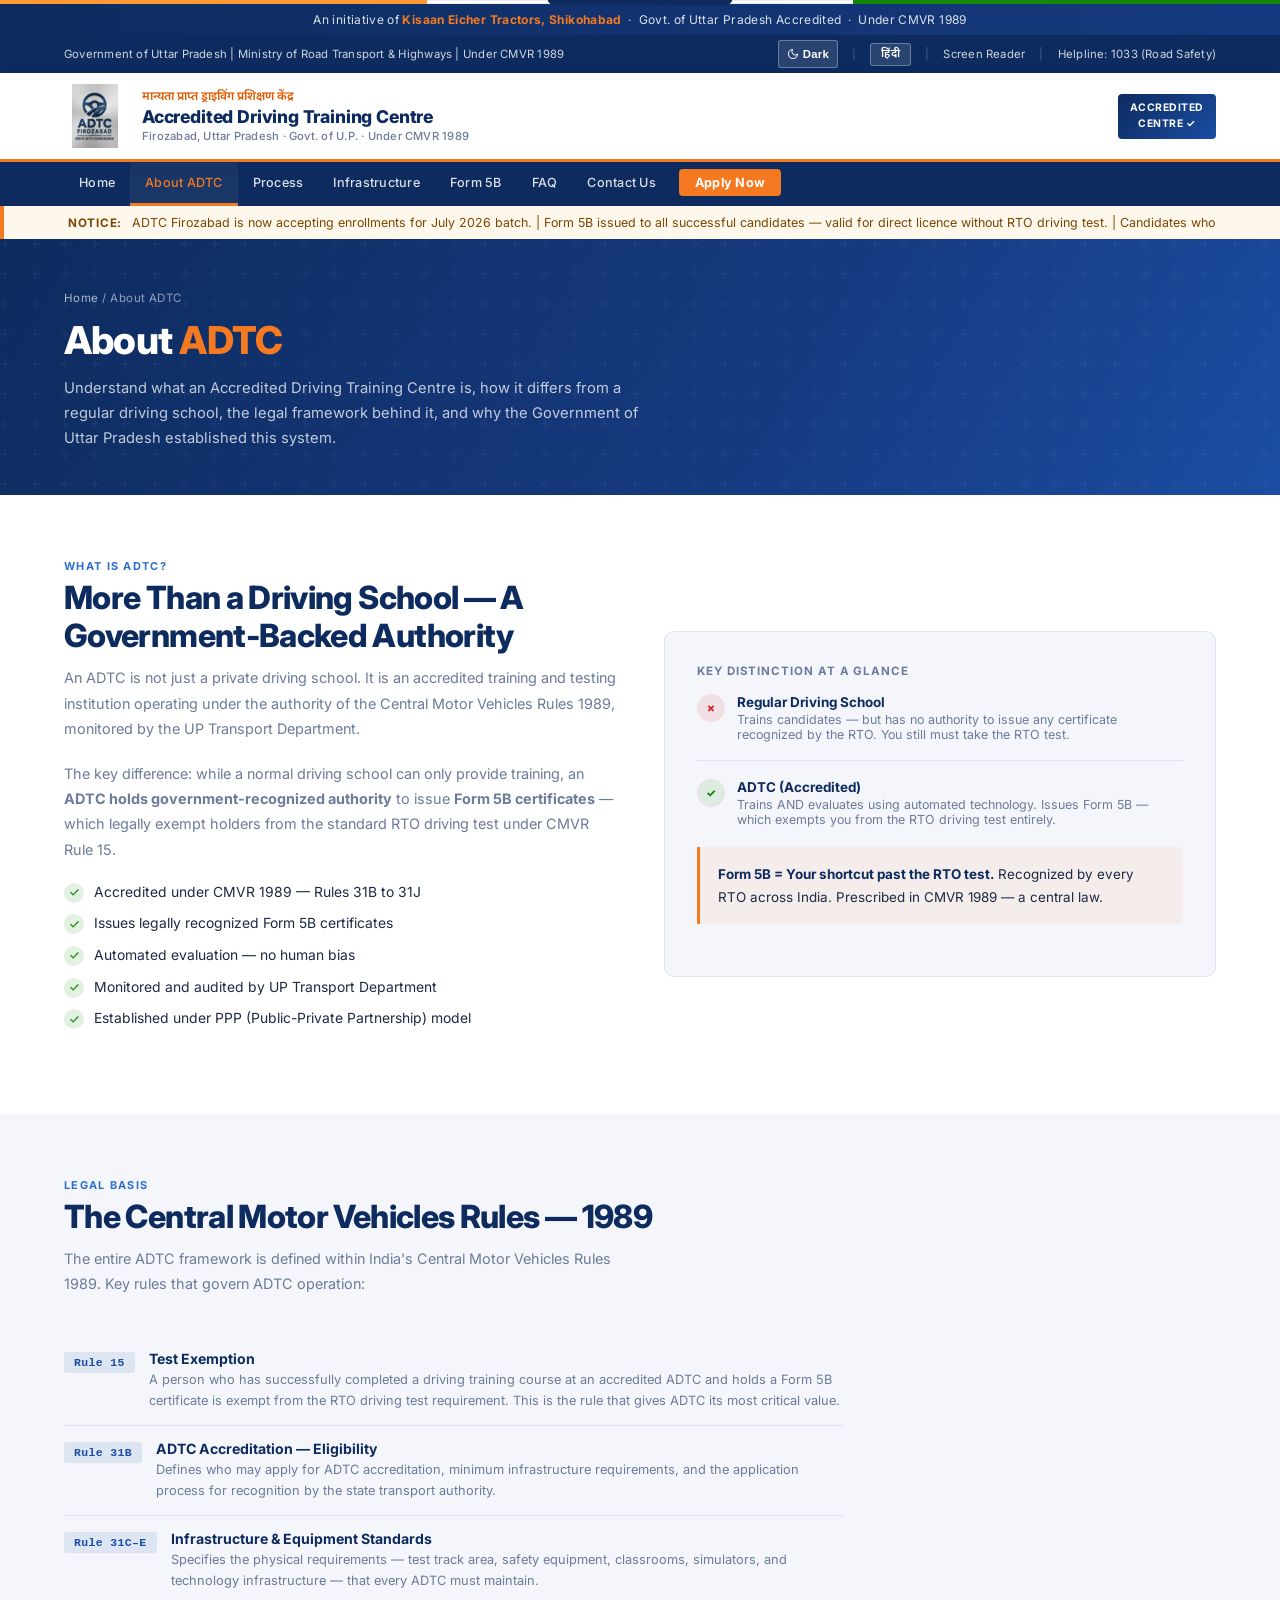
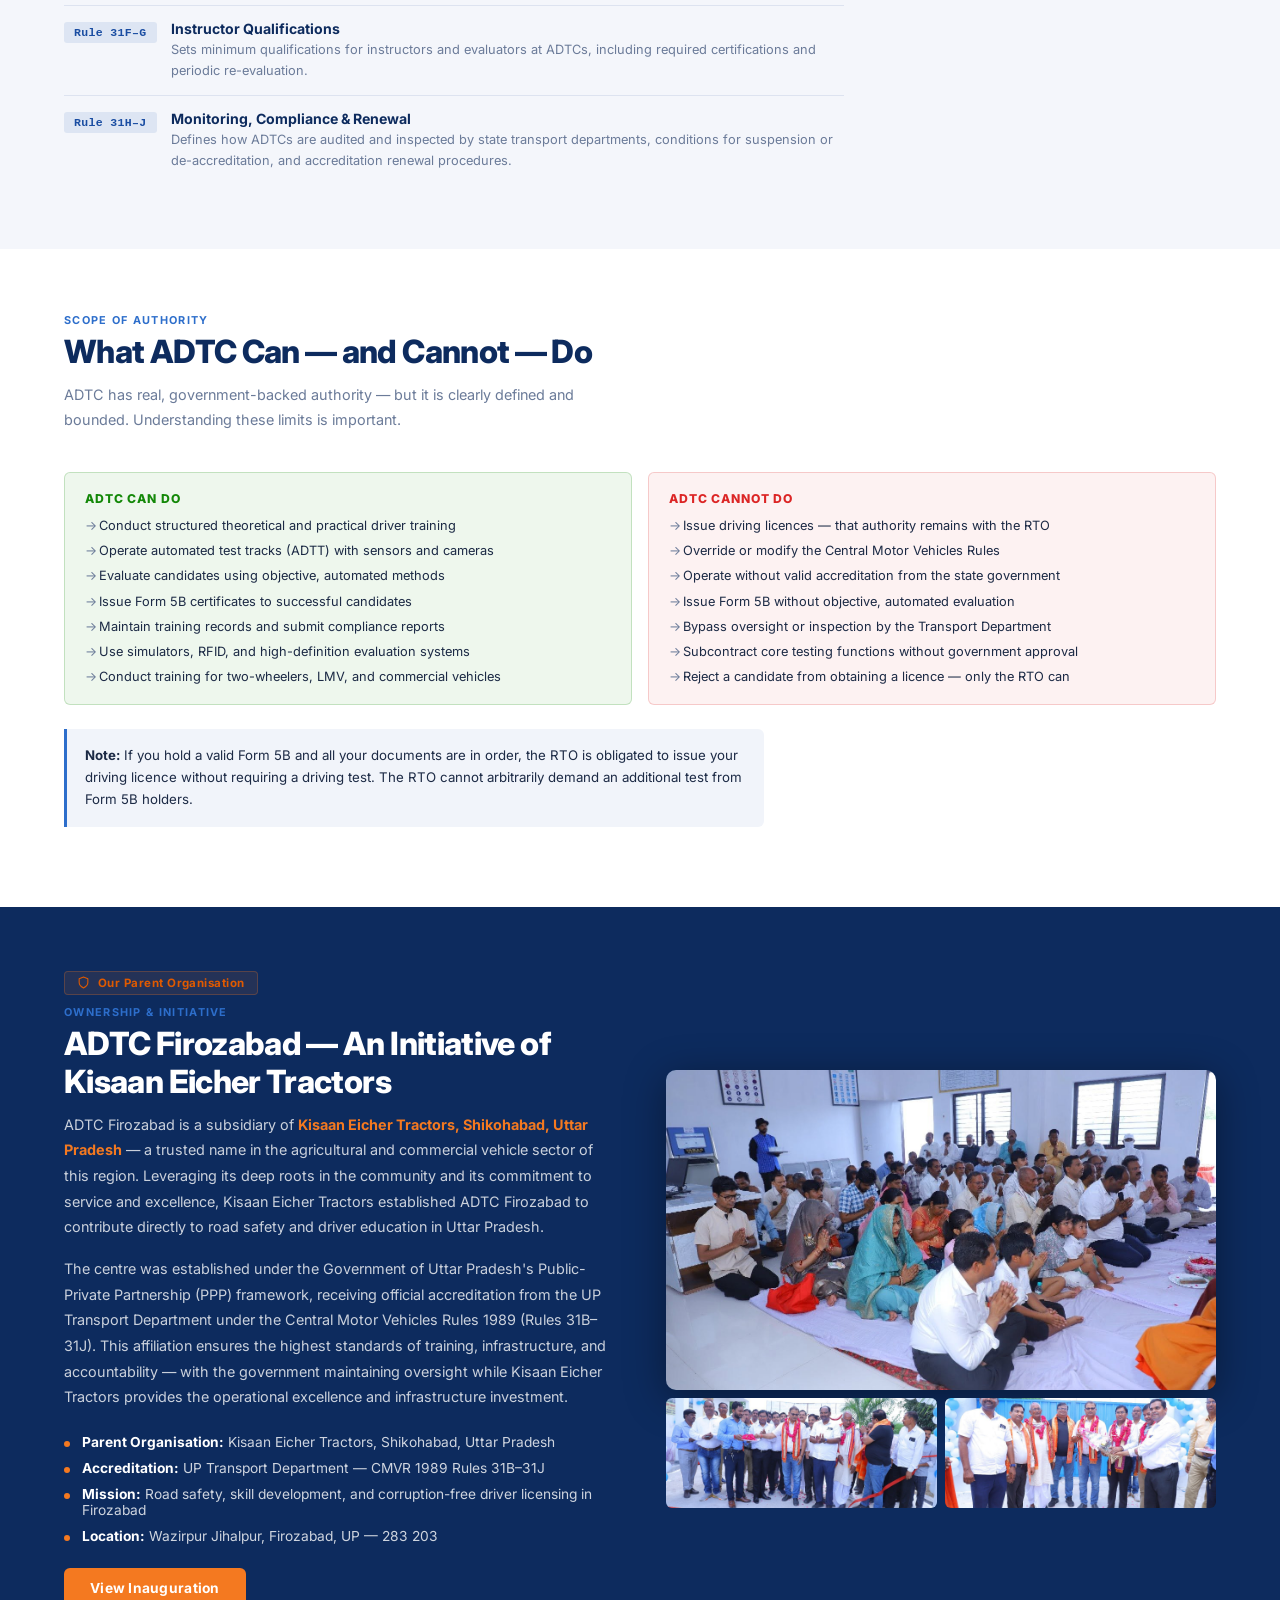
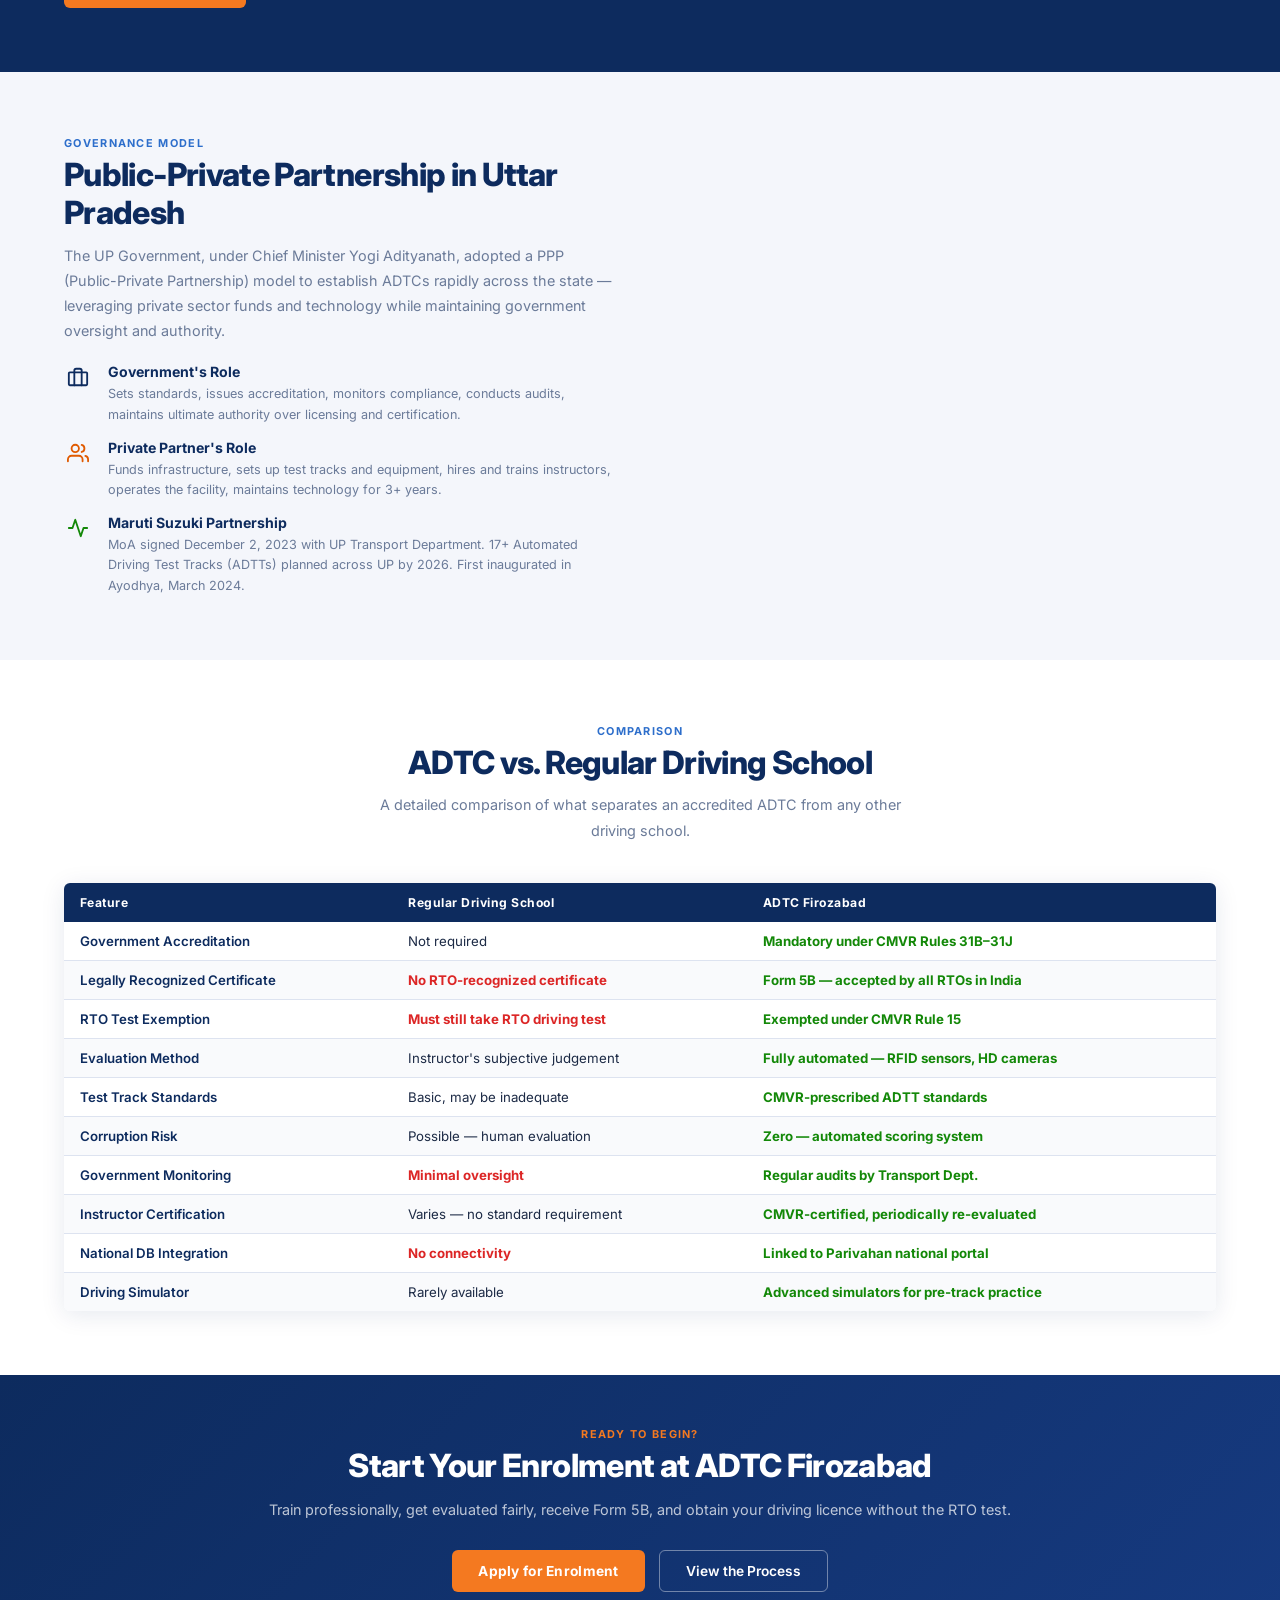
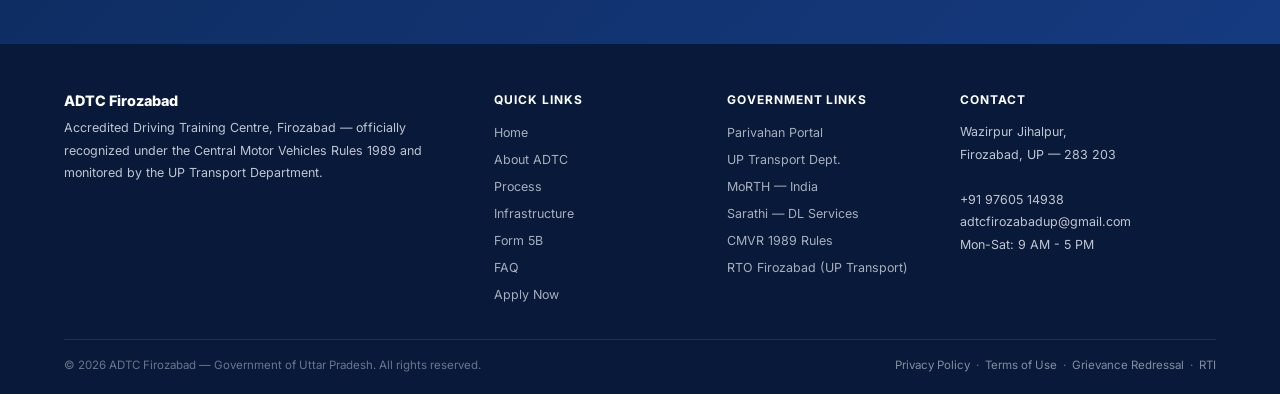
<file: about.html>
﻿<!DOCTYPE html>
<html lang="en">
<head>
  <meta charset="UTF-8"/>
  <link rel="icon" type="image/png" href="logo/Gemini_Generated_Image_n7xuzqn7xuzqn7xu.png"/>
  <meta name="viewport" content="width=device-width, initial-scale=1.0"/>
  <title>About ADTC | Accredited Driving Training Centre — Firozabad</title>
  <link rel="stylesheet" href="styles.css"/>
</head>
<body>

<a href="#main-content" class="skip-link" data-key="skip">Skip to Main Content</a>
<div class="tricolor-bar"><div class="tc-saffron"></div><div class="tc-white"></div><div class="tc-green"></div></div>

<div class="ownership-bar">
  An initiative of <strong>Kisaan Eicher Tractors, Shikohabad</strong> &nbsp;&middot;&nbsp; Govt. of Uttar Pradesh Accredited &nbsp;&middot;&nbsp; Under CMVR 1989
</div>
<div class="top-strip">
  <span class="strip-left" data-key="govt-strip">Government of Uttar Pradesh | Ministry of Road Transport &amp; Highways | Under CMVR 1989</span>
  <div class="strip-right">
    <button class="dark-btn" id="dark-toggle" aria-label="Toggle dark mode"><svg viewBox="0 0 24 24" fill="none" stroke="currentColor" stroke-width="2" stroke-linecap="round" stroke-linejoin="round"><path d="M21 12.79A9 9 0 1 1 11.21 3 7 7 0 0 0 21 12.79z"/></svg><span id="dark-label">Dark</span></button>
    <span class="strip-divider">|</span><button class="lang-btn" id="lang-toggle">हिंदी</button>
    <span class="strip-divider">|</span>
    <a href="#main-content" data-key="screen">Screen Reader</a>
    <span class="strip-divider">|</span>
    <a href="tel:1033" data-key="helpline">Helpline: 1033 (Road Safety)</a>
  </div>
</div>

<header>
  <div class="logo-emblem" aria-hidden="true">
    <img src="logo/Gemini_Generated_Image_n7xuzqn7xuzqn7xu.png" alt="ADTC Firozabad" style="height:64px;width:auto;object-fit:contain;display:block;"/>
  </div>
  <div class="logo-text">
    <div class="hindi-name">मान्यता प्राप्त ड्राइविंग प्रशिक्षण केंद्र</div>
    <div class="main-name" data-key="centre-name">Accredited Driving Training Centre</div>
    <div class="sub-name" data-key="centre-sub">Firozabad, Uttar Pradesh · Govt. of U.P. · Under CMVR 1989</div>
  </div>
  <div class="header-badge" data-key="acc-badge">ACCREDITED&#10;CENTRE ✓</div>
</header>

<nav role="navigation" aria-label="Main navigation">
  <ul class="nav-links" id="navLinks">
    <li><a href="index.html" data-key="nav-home">Home</a></li>
    <li><a href="about.html" data-key="nav-about">About ADTC</a></li>
    <li><a href="process.html" data-key="nav-process">Process</a></li>
    <li><a href="infrastructure.html" data-key="nav-infra">Infrastructure</a></li>
    <li><a href="form5b.html" data-key="nav-form5b">Form 5B</a></li>
    <li><a href="faq.html" data-key="nav-faq">FAQ</a></li>
    <li><a href="contact.html" data-key="nav-contact">Contact Us</a></li>
    <li><a href="enroll.html" class="nav-cta" data-key="nav-apply">Apply Now</a></li>
  </ul>
  <button class="hamburger" id="hamburger" aria-label="Open navigation menu"><span></span><span></span><span></span></button>
</nav>

<div class="notice-bar" role="region" aria-label="Announcements">
  <span class="notice-label" data-key="notice-label">NOTICE:</span>
  <div class="notice-track-wrap">
    <span class="notice-track" data-key="notice-text">ADTC Firozabad is now accepting enrollments for July 2026 batch. &nbsp;|&nbsp; Form 5B issued to all successful candidates. &nbsp;|&nbsp; Exempted from RTO driving test under CMVR Rule 15.</span>
  </div>
</div>

<main id="main-content" tabindex="-1">

  <div class="page-hero">
    <div class="page-hero-inner">
      <div class="page-hero-crumb"><a href="index.html">Home</a> / About ADTC</div>
      <h1>About <span>ADTC</span></h1>
      <p>Understand what an Accredited Driving Training Centre is, how it differs from a regular driving school, the legal framework behind it, and why the Government of Uttar Pradesh established this system.</p>
    </div>
  </div>

  <!-- WHAT IS ADTC -->
  <section class="section">
    <div class="grid-2 grid-2-center">
      <div>
        <span class="section-label" data-key="about-label">What is ADTC?</span>
        <h2 class="section-title" data-key="about-h2">More Than a Driving School — A Government-Backed Authority</h2>
        <p style="font-size:.90rem;color:var(--muted);line-height:1.75;margin-bottom:20px;" data-key="about-p">An ADTC is not just a private driving school. It is a government-accredited training and testing institution operating under the authority of the Central Motor Vehicles Rules 1989, monitored by the UP Transport Department.</p>
        <p style="font-size:.90rem;color:var(--muted);line-height:1.75;margin-bottom:20px;">The key difference: while a normal driving school can only provide training, an <strong>ADTC holds government-recognized authority</strong> to issue <strong>Form 5B certificates</strong> — which legally exempt holders from the standard RTO driving test under CMVR Rule 15.</p>
        <ul class="check-list">
          <li><span class="chk"><svg viewBox="0 0 24 24" fill="none" stroke="currentColor" stroke-width="2.5" stroke-linecap="round" stroke-linejoin="round" aria-hidden="true"><polyline points="20,6 9,17 4,12"/></svg></span>Accredited under CMVR 1989 — Rules 31B to 31J</li>
          <li><span class="chk"><svg viewBox="0 0 24 24" fill="none" stroke="currentColor" stroke-width="2.5" stroke-linecap="round" stroke-linejoin="round" aria-hidden="true"><polyline points="20,6 9,17 4,12"/></svg></span>Issues legally recognized Form 5B certificates</li>
          <li><span class="chk"><svg viewBox="0 0 24 24" fill="none" stroke="currentColor" stroke-width="2.5" stroke-linecap="round" stroke-linejoin="round" aria-hidden="true"><polyline points="20,6 9,17 4,12"/></svg></span>Automated evaluation — no human bias</li>
          <li><span class="chk"><svg viewBox="0 0 24 24" fill="none" stroke="currentColor" stroke-width="2.5" stroke-linecap="round" stroke-linejoin="round" aria-hidden="true"><polyline points="20,6 9,17 4,12"/></svg></span>Monitored and audited by UP Transport Department</li>
          <li><span class="chk"><svg viewBox="0 0 24 24" fill="none" stroke="currentColor" stroke-width="2.5" stroke-linecap="round" stroke-linejoin="round" aria-hidden="true"><polyline points="20,6 9,17 4,12"/></svg></span>Established under PPP (Public-Private Partnership) model</li>
        </ul>
      </div>
      <div>
        <div style="background:var(--off);border:1px solid var(--border);border-radius:10px;padding:32px;">
          <div style="font-size:.72rem;font-weight:700;letter-spacing:.08em;color:var(--muted);text-transform:uppercase;margin-bottom:16px;">Key Distinction at a Glance</div>
          <div style="display:flex;flex-direction:column;gap:14px;">
            <div style="display:flex;gap:12px;align-items:flex-start;">
              <div style="width:28px;height:28px;border-radius:50%;background:rgba(220,38,38,.10);color:#dc2626;display:flex;align-items:center;justify-content:center;flex-shrink:0;font-size:.70rem;font-weight:800;">✗</div>
              <div><div style="font-size:.84rem;font-weight:700;color:var(--navy);">Regular Driving School</div><div style="font-size:.78rem;color:var(--muted);margin-top:2px;">Trains candidates — but has no authority to issue any certificate recognized by the RTO. You still must take the RTO test.</div></div>
            </div>
            <div style="border-top:1px solid var(--border);margin:4px 0;"></div>
            <div style="display:flex;gap:12px;align-items:flex-start;">
              <div style="width:28px;height:28px;border-radius:50%;background:rgba(19,136,8,.10);color:var(--green);display:flex;align-items:center;justify-content:center;flex-shrink:0;font-size:.70rem;font-weight:800;">✓</div>
              <div><div style="font-size:.84rem;font-weight:700;color:var(--navy);">ADTC (Accredited)</div><div style="font-size:.78rem;color:var(--muted);margin-top:2px;">Trains AND evaluates using automated technology. Issues Form 5B — which exempts you from the RTO driving test entirely.</div></div>
            </div>
          </div>
          <div class="highlight-box" style="margin-top:20px;">
            <p><strong>Form 5B = Your shortcut past the RTO test.</strong> Recognized by every RTO across India. Prescribed in CMVR 1989 — a central law.</p>
          </div>
        </div>
      </div>
    </div>
  </section>

  <!-- LEGAL FRAMEWORK -->
  <section class="section section-alt">
    <div class="section-header">
      <span class="section-label">Legal Basis</span>
      <h2 class="section-title">The Central Motor Vehicles Rules — 1989</h2>
      <p class="section-desc">The entire ADTC framework is defined within India's Central Motor Vehicles Rules 1989. Key rules that govern ADTC operation:</p>
    </div>
    <div style="max-width:780px;">
      <div class="legal-rule">
        <div class="rule-tag">Rule 15</div>
        <div class="rule-text">
          <h4>Test Exemption</h4>
          <p>A person who has successfully completed a driving training course at an accredited ADTC and holds a Form 5B certificate is exempt from the RTO driving test requirement. This is the rule that gives ADTC its most critical value.</p>
        </div>
      </div>
      <div class="legal-rule">
        <div class="rule-tag">Rule 31B</div>
        <div class="rule-text">
          <h4>ADTC Accreditation — Eligibility</h4>
          <p>Defines who may apply for ADTC accreditation, minimum infrastructure requirements, and the application process for recognition by the state transport authority.</p>
        </div>
      </div>
      <div class="legal-rule">
        <div class="rule-tag">Rule 31C–E</div>
        <div class="rule-text">
          <h4>Infrastructure &amp; Equipment Standards</h4>
          <p>Specifies the physical requirements — test track area, safety equipment, classrooms, simulators, and technology infrastructure — that every ADTC must maintain.</p>
        </div>
      </div>
      <div class="legal-rule">
        <div class="rule-tag">Rule 31F–G</div>
        <div class="rule-text">
          <h4>Instructor Qualifications</h4>
          <p>Sets minimum qualifications for instructors and evaluators at ADTCs, including required certifications and periodic re-evaluation.</p>
        </div>
      </div>
      <div class="legal-rule">
        <div class="rule-tag">Rule 31H–J</div>
        <div class="rule-text">
          <h4>Monitoring, Compliance &amp; Renewal</h4>
          <p>Defines how ADTCs are audited and inspected by state transport departments, conditions for suspension or de-accreditation, and accreditation renewal procedures.</p>
        </div>
      </div>
    </div>
  </section>

  <!-- AUTHORITY: CAN / CANNOT -->
  <section class="section">
    <div class="section-header">
      <span class="section-label">Scope of Authority</span>
      <h2 class="section-title">What ADTC Can — and Cannot — Do</h2>
      <p class="section-desc">ADTC has real, government-backed authority — but it is clearly defined and bounded. Understanding these limits is important.</p>
    </div>
    <div class="authority-grid">
      <div class="auth-box auth-can">
        <h4>ADTC Can Do</h4>
        <ul>
          <li>Conduct structured theoretical and practical driver training</li>
          <li>Operate automated test tracks (ADTT) with sensors and cameras</li>
          <li>Evaluate candidates using objective, automated methods</li>
          <li>Issue Form 5B certificates to successful candidates</li>
          <li>Maintain training records and submit compliance reports</li>
          <li>Use simulators, RFID, and high-definition evaluation systems</li>
          <li>Conduct training for two-wheelers, LMV, and commercial vehicles</li>
        </ul>
      </div>
      <div class="auth-box auth-cant">
        <h4>ADTC Cannot Do</h4>
        <ul>
          <li>Issue driving licences — that authority remains with the RTO</li>
          <li>Override or modify the Central Motor Vehicles Rules</li>
          <li>Operate without valid accreditation from the state government</li>
          <li>Issue Form 5B without objective, automated evaluation</li>
          <li>Bypass oversight or inspection by the Transport Department</li>
          <li>Subcontract core testing functions without government approval</li>
          <li>Reject a candidate from obtaining a licence — only the RTO can</li>
        </ul>
      </div>
    </div>
    <div class="info-box" style="margin-top:24px;max-width:700px;">
      <p><strong>Note:</strong> If you hold a valid Form 5B and all your documents are in order, the RTO is obligated to issue your driving licence without requiring a driving test. The RTO cannot arbitrarily demand an additional test from Form 5B holders.</p>
    </div>
  </section>

  <!-- OWNERSHIP: KISAAN EICHER -->
  <section class="section" style="background:var(--navy);color:#fff;">
    <div class="grid-2 grid-2-center" style="gap:52px;">
      <div>
        <div class="owner-tag">
          <svg viewBox="0 0 24 24" fill="none" stroke="currentColor" stroke-width="2" stroke-linecap="round" stroke-linejoin="round" width="13" height="13" aria-hidden="true"><path d="M12 22s8-4 8-10V5l-8-3-8 3v7c0 6 8 10 8 10z"/></svg>
          Our Parent Organisation
        </div>
        <span class="section-label">Ownership &amp; Initiative</span>
        <h2 class="section-title" style="color:#fff;">ADTC Firozabad — An Initiative of Kisaan Eicher Tractors</h2>
        <p style="font-size:.90rem;color:rgba(255,255,255,.78);line-height:1.78;margin-bottom:16px;">
          ADTC Firozabad is a subsidiary of <strong style="color:var(--saffron);">Kisaan Eicher Tractors, Shikohabad, Uttar Pradesh</strong> — a trusted name in the agricultural and commercial vehicle sector of this region. Leveraging its deep roots in the community and its commitment to service and excellence, Kisaan Eicher Tractors established ADTC Firozabad to contribute directly to road safety and driver education in Uttar Pradesh.
        </p>
        <p style="font-size:.90rem;color:rgba(255,255,255,.78);line-height:1.78;margin-bottom:24px;">
          The centre was established under the Government of Uttar Pradesh's Public-Private Partnership (PPP) framework, receiving official accreditation from the UP Transport Department under the Central Motor Vehicles Rules 1989 (Rules 31B–31J). This affiliation ensures the highest standards of training, infrastructure, and accountability — with the government maintaining oversight while Kisaan Eicher Tractors provides the operational excellence and infrastructure investment.
        </p>
        <div style="display:flex;flex-direction:column;gap:10px;margin-bottom:24px;">
          <div style="display:flex;gap:12px;align-items:flex-start;">
            <div style="width:6px;height:6px;border-radius:50%;background:var(--saffron);flex-shrink:0;margin-top:7px;"></div>
            <span style="font-size:.86rem;color:rgba(255,255,255,.80);"><strong style="color:#fff;">Parent Organisation:</strong> Kisaan Eicher Tractors, Shikohabad, Uttar Pradesh</span>
          </div>
          <div style="display:flex;gap:12px;align-items:flex-start;">
            <div style="width:6px;height:6px;border-radius:50%;background:var(--saffron);flex-shrink:0;margin-top:7px;"></div>
            <span style="font-size:.86rem;color:rgba(255,255,255,.80);"><strong style="color:#fff;">Accreditation:</strong> UP Transport Department — CMVR 1989 Rules 31B–31J</span>
          </div>
          <div style="display:flex;gap:12px;align-items:flex-start;">
            <div style="width:6px;height:6px;border-radius:50%;background:var(--saffron);flex-shrink:0;margin-top:7px;"></div>
            <span style="font-size:.86rem;color:rgba(255,255,255,.80);"><strong style="color:#fff;">Mission:</strong> Road safety, skill development, and corruption-free driver licensing in Firozabad</span>
          </div>
          <div style="display:flex;gap:12px;align-items:flex-start;">
            <div style="width:6px;height:6px;border-radius:50%;background:var(--saffron);flex-shrink:0;margin-top:7px;"></div>
            <span style="font-size:.86rem;color:rgba(255,255,255,.80);"><strong style="color:#fff;">Location:</strong> Wazirpur Jihalpur, Firozabad, UP — 283 203</span>
          </div>
        </div>
        <a href="inauguration.html" class="btn-primary">View Inauguration</a>
      </div>
      <div>
        <!-- Inauguration photo feature -->
        <div style="border-radius:10px;overflow:hidden;box-shadow:0 8px 40px rgba(0,0,0,.40);">
          <img src="inaugration/540270522_122118559070961921_4867444139799136682_n.jpg"
               alt="ADTC Firozabad inauguration — Kisaan Eicher Tractors"
               style="width:100%;height:320px;object-fit:cover;display:block;"
               loading="lazy"/>
        </div>
        <div style="display:grid;grid-template-columns:1fr 1fr;gap:8px;margin-top:8px;">
          <div style="border-radius:6px;overflow:hidden;">
            <img src="inaugration/540607357_122118559196961921_6285675502783844334_n.jpg" alt="Inauguration" style="width:100%;height:110px;object-fit:cover;display:block;" loading="lazy"/>
          </div>
          <div style="border-radius:6px;overflow:hidden;">
            <img src="inaugration/541504365_122118559136961921_4241735567549159049_n.jpg" alt="Inauguration" style="width:100%;height:110px;object-fit:cover;display:block;" loading="lazy"/>
          </div>
        </div>
      </div>
    </div>
  </section>

  <!-- PPP MODEL -->
  <section class="section section-alt">
    <div class="grid-2 grid-2-center">
      <div>
        <span class="section-label">Governance Model</span>
        <h2 class="section-title">Public-Private Partnership in Uttar Pradesh</h2>
        <p style="font-size:.90rem;color:var(--muted);line-height:1.75;margin-bottom:20px;">The UP Government, under Chief Minister Yogi Adityanath, adopted a PPP (Public-Private Partnership) model to establish ADTCs rapidly across the state — leveraging private sector funds and technology while maintaining government oversight and authority.</p>
        <div style="display:flex;flex-direction:column;gap:14px;">
          <div class="feature-item">
            <div class="icon-box ib-navy"><svg viewBox="0 0 24 24" fill="none" stroke="currentColor" stroke-width="2" stroke-linecap="round" stroke-linejoin="round" aria-hidden="true"><rect x="2" y="7" width="20" height="14" rx="1"/><path d="M16 21V5a2 2 0 00-2-2h-4a2 2 0 00-2 2v16"/></svg></div>
            <div class="fi-text"><h4>Government's Role</h4><p>Sets standards, issues accreditation, monitors compliance, conducts audits, maintains ultimate authority over licensing and certification.</p></div>
          </div>
          <div class="feature-item">
            <div class="icon-box ib-org"><svg viewBox="0 0 24 24" fill="none" stroke="currentColor" stroke-width="2" stroke-linecap="round" stroke-linejoin="round" aria-hidden="true"><path d="M17 21v-2a4 4 0 00-4-4H5a4 4 0 00-4 4v2"/><circle cx="9" cy="7" r="4"/><path d="M23 21v-2a4 4 0 00-3-3.87"/><path d="M16 3.13a4 4 0 010 7.75"/></svg></div>
            <div class="fi-text"><h4>Private Partner's Role</h4><p>Funds infrastructure, sets up test tracks and equipment, hires and trains instructors, operates the facility, maintains technology for 3+ years.</p></div>
          </div>
          <div class="feature-item">
            <div class="icon-box ib-green"><svg viewBox="0 0 24 24" fill="none" stroke="currentColor" stroke-width="2" stroke-linecap="round" stroke-linejoin="round" aria-hidden="true"><polyline points="22,12 18,12 15,21 9,3 6,12 2,12"/></svg></div>
            <div class="fi-text"><h4>Maruti Suzuki Partnership</h4><p>MoA signed December 2, 2023 with UP Transport Department. 17+ Automated Driving Test Tracks (ADTTs) planned across UP by 2026. First inaugurated in Ayodhya, March 2024.</p></div>
          </div>
        </div>
      </div>
    </div>
  </section>

  <!-- COMPARISON TABLE -->
  <section class="section">
    <div class="section-header centered">
      <span class="section-label">Comparison</span>
      <h2 class="section-title">ADTC vs. Regular Driving School</h2>
      <p class="section-desc">A detailed comparison of what separates an accredited ADTC from any other driving school.</p>
    </div>
    <div class="data-table-wrap">
      <table class="data-table">
        <thead>
          <tr><th>Feature</th><th>Regular Driving School</th><th>ADTC Firozabad</th></tr>
        </thead>
        <tbody>
          <tr><td>Government Accreditation</td><td>Not required</td><td><span class="badge-yes">Mandatory under CMVR Rules 31B–31J</span></td></tr>
          <tr><td>Legally Recognized Certificate</td><td><span class="badge-no">No RTO-recognized certificate</span></td><td><span class="badge-yes">Form 5B — accepted by all RTOs in India</span></td></tr>
          <tr><td>RTO Test Exemption</td><td><span class="badge-no">Must still take RTO driving test</span></td><td><span class="badge-yes">Exempted under CMVR Rule 15</span></td></tr>
          <tr><td>Evaluation Method</td><td>Instructor's subjective judgement</td><td><span class="badge-yes">Fully automated — RFID sensors, HD cameras</span></td></tr>
          <tr><td>Test Track Standards</td><td>Basic, may be inadequate</td><td><span class="badge-yes">CMVR-prescribed ADTT standards</span></td></tr>
          <tr><td>Corruption Risk</td><td>Possible — human evaluation</td><td><span class="badge-yes">Zero — automated scoring system</span></td></tr>
          <tr><td>Government Monitoring</td><td><span class="badge-no">Minimal oversight</span></td><td><span class="badge-yes">Regular audits by Transport Dept.</span></td></tr>
          <tr><td>Instructor Certification</td><td>Varies — no standard requirement</td><td><span class="badge-yes">CMVR-certified, periodically re-evaluated</span></td></tr>
          <tr><td>National DB Integration</td><td><span class="badge-no">No connectivity</span></td><td><span class="badge-yes">Linked to Parivahan national portal</span></td></tr>
          <tr><td>Driving Simulator</td><td>Rarely available</td><td><span class="badge-yes">Advanced simulators for pre-track practice</span></td></tr>
        </tbody>
      </table>
    </div>
  </section>

  <!-- CTA -->
  <section class="section section-navy" style="text-align:center;padding:52px 5%;">
    <span class="section-label">Ready to Begin?</span>
    <h2 class="section-title" style="margin:0 auto 12px;">Start Your Enrolment at ADTC Firozabad</h2>
    <p class="section-desc" style="margin:0 auto 28px;">Train professionally, get evaluated fairly, receive Form 5B, and obtain your driving licence without the RTO test.</p>
    <div style="display:flex;gap:14px;justify-content:center;flex-wrap:wrap;">
      <a href="enroll.html" class="btn-primary">Apply for Enrolment</a>
      <a href="process.html" class="btn-outline">View the Process</a>
    </div>
  </section>

</main>

<footer>
  <div class="footer-grid">
    <div class="footer-col">
      <div class="footer-brand" data-key="f-brand">ADTC Firozabad</div>
      <p>Accredited Driving Training Centre, Firozabad — officially recognized under the Central Motor Vehicles Rules 1989 and monitored by the UP Transport Department.</p>
    </div>
    <div class="footer-col">
      <h4 data-key="f-h2">Quick Links</h4>
      <ul>
        <li><a href="index.html">Home</a></li><li><a href="about.html">About ADTC</a></li><li><a href="process.html">Process</a></li>
        <li><a href="infrastructure.html">Infrastructure</a></li><li><a href="form5b.html">Form 5B</a></li><li><a href="faq.html">FAQ</a></li><li><a href="enroll.html">Apply Now</a></li>
      </ul>
    </div>
    <div class="footer-col">
      <h4 data-key="f-h3">Government Links</h4>
      <ul>
        <li><a href="https://parivahan.gov.in/" target="_blank" rel="noopener noreferrer">Parivahan Portal</a></li><li><a href="https://uptransport.upsdc.gov.in/" target="_blank" rel="noopener noreferrer">UP Transport Dept.</a></li>
        <li><a href="https://morth.nic.in/" target="_blank" rel="noopener noreferrer">MoRTH — India</a></li><li><a href="https://sarathi.parivahan.gov.in/" target="_blank" rel="noopener noreferrer">Sarathi — DL Services</a></li>
        <li><a href="https://morth.nic.in/central-motor-vehicle-rules" target="_blank" rel="noopener noreferrer">CMVR 1989 Rules</a></li><li><a href="https://uptransport.upsdc.gov.in/" target="_blank" rel="noopener noreferrer">RTO Firozabad (UP Transport)</a></li>
      </ul>
    </div>
    <div class="footer-col">
      <h4 data-key="f-h4">Contact</h4>
      <p>Wazirpur Jihalpur,<br>Firozabad, UP — 283 203<br><br>+91 97605 14938<br>adtcfirozabadup@gmail.com<br>Mon-Sat: 9 AM - 5 PM</p>
    </div>
  </div>
  <div class="footer-bottom">
    <span data-key="f-copy">© 2026 ADTC Firozabad — Government of Uttar Pradesh. All rights reserved.</span>
    <span><a href="privacy.html" data-key="f-privacy">Privacy Policy</a> &nbsp;·&nbsp; <a href="terms.html" data-key="f-terms">Terms of Use</a> &nbsp;·&nbsp; <a href="grievance.html" data-key="f-grievance">Grievance Redressal</a> &nbsp;·&nbsp; <a href="rti.html" data-key="f-rti">RTI</a></span>
  </div>
</footer>
<button id="backTop" aria-label="Back to top"><svg viewBox="0 0 24 24" fill="none" stroke="currentColor" stroke-width="2.5" stroke-linecap="round" stroke-linejoin="round" aria-hidden="true"><line x1="12" y1="19" x2="12" y2="5"/><polyline points="5,12 12,5 19,12"/></svg></button>
<script src="script.js"></script>
</body>
</html>
</file>
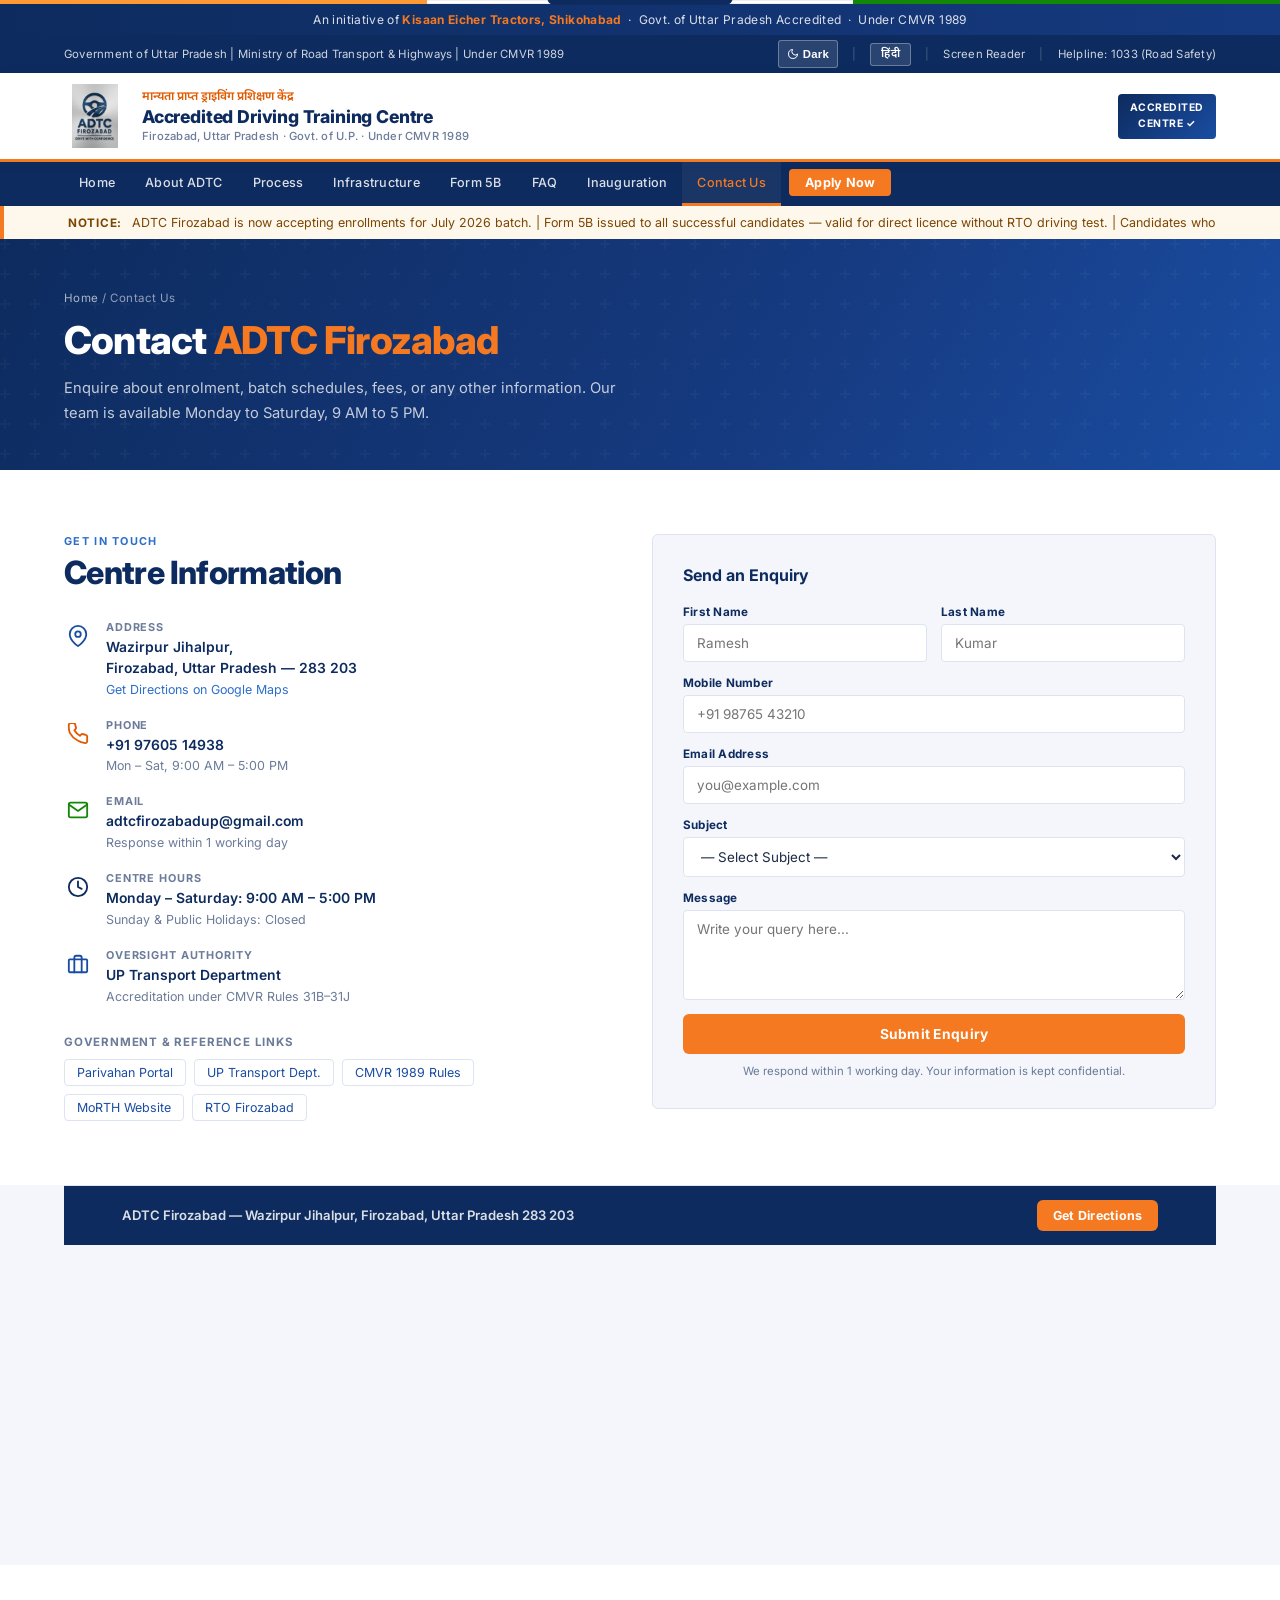
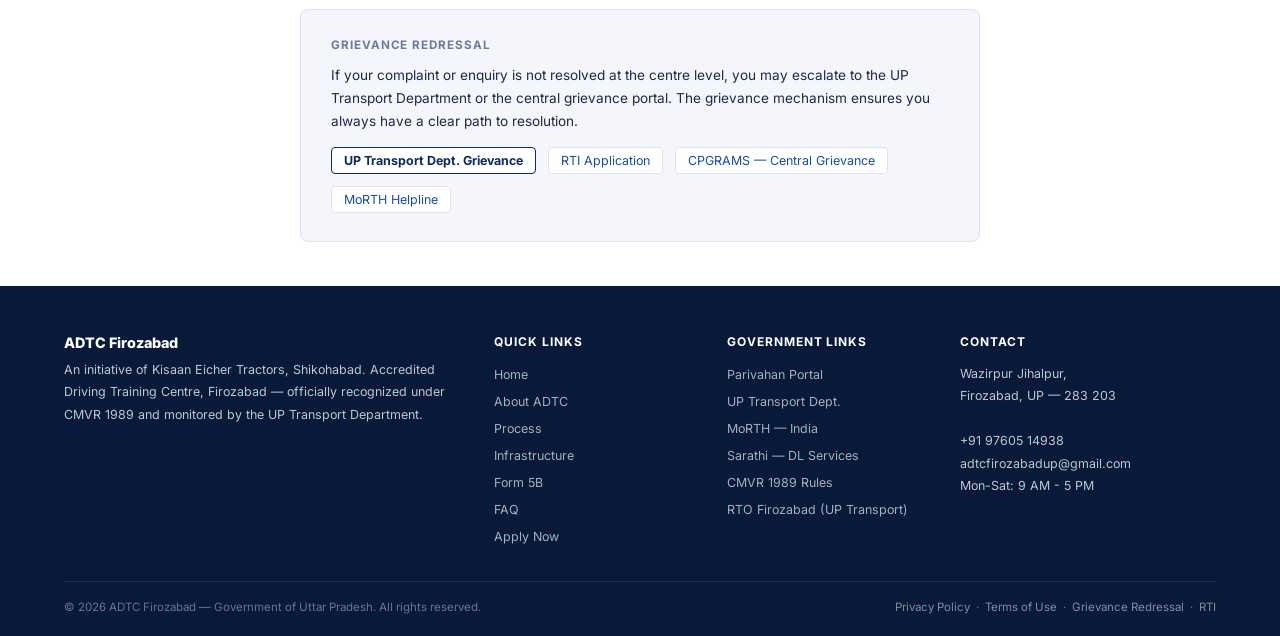
<file: contact.html>
﻿<!DOCTYPE html>
<html lang="en">
<head>
  <meta charset="UTF-8"/>
  <link rel="icon" type="image/png" href="logo/Gemini_Generated_Image_n7xuzqn7xuzqn7xu.png"/>
  <meta name="viewport" content="width=device-width, initial-scale=1.0"/>
  <title>Contact Us | ADTC Firozabad</title>
  <link rel="stylesheet" href="styles.css"/>
</head>
<body>

<a href="#main-content" class="skip-link" data-key="skip">Skip to Main Content</a>
<div class="tricolor-bar"><div class="tc-saffron"></div><div class="tc-white"></div><div class="tc-green"></div></div>

<div class="ownership-bar">
  An initiative of <strong>Kisaan Eicher Tractors, Shikohabad</strong> &nbsp;&middot;&nbsp; Govt. of Uttar Pradesh Accredited &nbsp;&middot;&nbsp; Under CMVR 1989
</div>
<div class="top-strip">
  <span class="strip-left" data-key="govt-strip">Government of Uttar Pradesh | Ministry of Road Transport &amp; Highways | Under CMVR 1989</span>
  <div class="strip-right">
    <button class="dark-btn" id="dark-toggle" aria-label="Toggle dark mode"><svg viewBox="0 0 24 24" fill="none" stroke="currentColor" stroke-width="2" stroke-linecap="round" stroke-linejoin="round"><path d="M21 12.79A9 9 0 1 1 11.21 3 7 7 0 0 0 21 12.79z"/></svg><span id="dark-label">Dark</span></button>
    <span class="strip-divider">|</span><button class="lang-btn" id="lang-toggle">हिंदी</button>
    <span class="strip-divider">|</span>
    <a href="#main-content" data-key="screen">Screen Reader</a>
    <span class="strip-divider">|</span>
    <a href="tel:1033" data-key="helpline">Helpline: 1033 (Road Safety)</a>
  </div>
</div>
<header>
  <div class="logo-emblem" aria-hidden="true">
    <img src="logo/Gemini_Generated_Image_n7xuzqn7xuzqn7xu.png" alt="ADTC Firozabad" style="height:64px;width:auto;object-fit:contain;display:block;"/>
  </div>
  <div class="logo-text">
    <div class="hindi-name">मान्यता प्राप्त ड्राइविंग प्रशिक्षण केंद्र</div>
    <div class="main-name" data-key="centre-name">Accredited Driving Training Centre</div>
    <div class="sub-name" data-key="centre-sub">Firozabad, Uttar Pradesh · Govt. of U.P. · Under CMVR 1989</div>
  </div>
  <div class="header-badge" data-key="acc-badge">ACCREDITED&#10;CENTRE ✓</div>
</header>
<nav role="navigation" aria-label="Main navigation">
  <ul class="nav-links" id="navLinks">
    <li><a href="index.html" data-key="nav-home">Home</a></li>
    <li><a href="about.html" data-key="nav-about">About ADTC</a></li>
    <li><a href="process.html" data-key="nav-process">Process</a></li>
    <li><a href="infrastructure.html" data-key="nav-infra">Infrastructure</a></li>
    <li><a href="form5b.html" data-key="nav-form5b">Form 5B</a></li>
    <li><a href="faq.html" data-key="nav-faq">FAQ</a></li>
    <li><a href="inauguration.html">Inauguration</a></li>
    <li><a href="contact.html" data-key="nav-contact">Contact Us</a></li>
    <li><a href="enroll.html" class="nav-cta" data-key="nav-apply">Apply Now</a></li>
  </ul>
  <button class="hamburger" id="hamburger" aria-label="Open menu"><span></span><span></span><span></span></button>
</nav>
<div class="notice-bar"><span class="notice-label" data-key="notice-label">NOTICE:</span><div class="notice-track-wrap"><span class="notice-track" data-key="notice-text">ADTC Firozabad — open Mon–Sat, 8 AM to 6 PM. July 2026 batch enrollment now open. Call our helpline for details.</span></div></div>

<main id="main-content" tabindex="-1">

  <div class="page-hero">
    <div class="page-hero-inner">
      <div class="page-hero-crumb"><a href="index.html">Home</a> / <span>Contact Us</span></div>
      <h1>Contact <span>ADTC Firozabad</span></h1>
      <p>Enquire about enrolment, batch schedules, fees, or any other information. Our team is available Monday to Saturday, 9 AM to 5 PM.</p>
    </div>
  </div>

  <section class="section">
    <div class="grid-2" style="gap:52px;">
      <!-- INFO -->
      <div>
        <span class="section-label">Get in Touch</span>
        <h2 class="section-title" style="margin-bottom:28px;">Centre Information</h2>
        <div class="contact-info-grid">
          <div class="ci-item">
            <div class="icon-box ib-blue">
              <svg viewBox="0 0 24 24" fill="none" stroke="currentColor" stroke-width="2" stroke-linecap="round" stroke-linejoin="round" aria-hidden="true"><path d="M21 10c0 7-9 13-9 13s-9-6-9-13a9 9 0 0118 0z"/><circle cx="12" cy="10" r="3"/></svg>
            </div>
            <div>
              <div class="ci-label">Address</div>
              <div class="ci-val">Wazirpur Jihalpur,<br>Firozabad, Uttar Pradesh — 283 203<br><small><a href="https://www.google.com/maps/dir/?api=1&destination=4FV5%2B6HQ+Wazirpur+Jihalpur,+Uttar+Pradesh" target="_blank" rel="noopener noreferrer" style="color:var(--sky);text-decoration:none;">Get Directions on Google Maps</a></small></div>
            </div>
          </div>
          <div class="ci-item">
            <div class="icon-box ib-org">
              <svg viewBox="0 0 24 24" fill="none" stroke="currentColor" stroke-width="2" stroke-linecap="round" stroke-linejoin="round" aria-hidden="true"><path d="M22 16.92v3a2 2 0 01-2.18 2 19.79 19.79 0 01-8.63-3.07A19.5 19.5 0 013.07 10.8 19.79 19.79 0 012 2.18 2 2 0 014 0h3a2 2 0 012 1.72c.127.96.361 1.903.7 2.81a2 2 0 01-.45 2.11L8.09 7.91a16 16 0 006 6l1.27-1.27a2 2 0 012.11-.45 12.84 12.84 0 002.81.7A2 2 0 0122 14.92z"/></svg>
            </div>
            <div>
              <div class="ci-label">Phone</div>
              <div class="ci-val"><a href="tel:+919760514938" style="color:var(--navy);text-decoration:none;">+91 97605 14938</a><br><small>Mon – Sat, 9:00 AM – 5:00 PM</small></div>
            </div>
          </div>
          <div class="ci-item">
            <div class="icon-box ib-green">
              <svg viewBox="0 0 24 24" fill="none" stroke="currentColor" stroke-width="2" stroke-linecap="round" stroke-linejoin="round" aria-hidden="true"><path d="M4 4h16c1.1 0 2 .9 2 2v12c0 1.1-.9 2-2 2H4c-1.1 0-2-.9-2-2V6c0-1.1.9-2 2-2z"/><polyline points="22,6 12,13 2,6"/></svg>
            </div>
            <div>
              <div class="ci-label">Email</div>
              <div class="ci-val">adtcfirozabadup@gmail.com<br><small>Response within 1 working day</small></div>
            </div>
          </div>
          <div class="ci-item">
            <div class="icon-box ib-navy">
              <svg viewBox="0 0 24 24" fill="none" stroke="currentColor" stroke-width="2" stroke-linecap="round" stroke-linejoin="round" aria-hidden="true"><circle cx="12" cy="12" r="10"/><polyline points="12,6 12,12 16,14"/></svg>
            </div>
            <div>
              <div class="ci-label">Centre Hours</div>
              <div class="ci-val">Monday – Saturday: 9:00 AM – 5:00 PM<br><small>Sunday &amp; Public Holidays: Closed</small></div>
            </div>
          </div>
          <div class="ci-item">
            <div class="icon-box ib-blue">
              <svg viewBox="0 0 24 24" fill="none" stroke="currentColor" stroke-width="2" stroke-linecap="round" stroke-linejoin="round" aria-hidden="true"><rect x="2" y="7" width="20" height="14" rx="1"/><path d="M16 21V5a2 2 0 00-2-2h-4a2 2 0 00-2 2v16"/></svg>
            </div>
            <div>
              <div class="ci-label">Oversight Authority</div>
              <div class="ci-val">UP Transport Department<br><small>Accreditation under CMVR Rules 31B–31J</small></div>
            </div>
          </div>
        </div>

        <div style="margin-top:28px;">
          <div style="font-size:.72rem;font-weight:700;letter-spacing:.07em;color:var(--muted);text-transform:uppercase;margin-bottom:10px;">Government &amp; Reference Links</div>
          <div class="quick-links">
            <a href="https://parivahan.gov.in/" target="_blank" rel="noopener noreferrer" class="quick-link">Parivahan Portal</a>
            <a href="https://uptransport.upsdc.gov.in/" target="_blank" rel="noopener noreferrer" class="quick-link">UP Transport Dept.</a>
            <a href="https://morth.nic.in/central-motor-vehicle-rules" target="_blank" rel="noopener noreferrer" class="quick-link">CMVR 1989 Rules</a>
            <a href="https://morth.nic.in/" target="_blank" rel="noopener noreferrer" class="quick-link">MoRTH Website</a>
            <a href="https://uptransport.upsdc.gov.in/" target="_blank" rel="noopener noreferrer" class="quick-link">RTO Firozabad</a>
          </div>
        </div>
      </div>

      <!-- QUICK ENQUIRY FORM -->
      <div>
        <div class="form-card">
          <h3>Send an Enquiry</h3>
          <form id="contactForm" name="contact" method="POST" data-netlify="true" netlify-honeypot="bot-field" onsubmit="handleEnquiry(event)" novalidate>
            <input type="hidden" name="form-name" value="contact"/>
            <p style="position:absolute;left:-9999px;" aria-hidden="true">
              <label>Leave this field blank: <input name="bot-field" tabindex="-1" autocomplete="off"/></label>
            </p>
            <div class="form-row">
              <div class="form-group">
                <label for="fname">First Name</label>
                <input type="text" id="fname" name="fname" placeholder="Ramesh" required/>
              </div>
              <div class="form-group">
                <label for="lname">Last Name</label>
                <input type="text" id="lname" name="lname" placeholder="Kumar"/>
              </div>
            </div>
            <div class="form-group">
              <label for="phone">Mobile Number</label>
              <input type="tel" id="phone" name="phone" placeholder="+91 98765 43210" required/>
            </div>
            <div class="form-group">
              <label for="email">Email Address</label>
              <input type="email" id="email" name="email" placeholder="you@example.com"/>
            </div>
            <div class="form-group">
              <label for="subject">Subject</label>
              <select id="subject" name="subject">
                <option value="">— Select Subject —</option>
                <option>Enrolment Enquiry</option>
                <option>Batch Schedule</option>
                <option>Fee Information</option>
                <option>Form 5B Query</option>
                <option>Document Requirements</option>
                <option>General Information</option>
                <option>Complaint / Grievance</option>
              </select>
            </div>
            <div class="form-group">
              <label for="msg">Message</label>
              <textarea id="msg" name="msg" placeholder="Write your query here..."></textarea>
            </div>
            <button type="submit" class="btn-primary" style="width:100%;justify-content:center;">Submit Enquiry</button>
            <p class="form-note">We respond within 1 working day. Your information is kept confidential.</p>
          </form>
        </div>
      </div>
    </div>
  </section>

  <!-- MAP -->
  <section class="section section-alt" style="padding-top:0;padding-bottom:0;">
    <div style="border-top:1px solid var(--border);">
      <div style="padding:14px 5%;background:var(--navy);display:flex;align-items:center;justify-content:space-between;flex-wrap:wrap;gap:10px;">
        <div style="font-size:.82rem;color:rgba(255,255,255,.85);font-weight:600;">ADTC Firozabad — Wazirpur Jihalpur, Firozabad, Uttar Pradesh 283 203</div>
        <a href="https://www.google.com/maps/dir/?api=1&destination=4FV5%2B6HQ+Wazirpur+Jihalpur,+Uttar+Pradesh" target="_blank" rel="noopener noreferrer" class="btn-primary" style="font-size:.78rem;padding:8px 16px;">Get Directions</a>
      </div>
      <iframe
        title="ADTC Firozabad location map"
        src="https://maps.google.com/maps?q=4FV5%2B6HQ+Wazirpur+Jihalpur,+Uttar+Pradesh&output=embed&z=15"
        width="100%"
        height="320"
        style="border:0;display:block;"
        allowfullscreen=""
        loading="lazy"
        referrerpolicy="no-referrer-when-downgrade">
      </iframe>
    </div>
  </section>

  <!-- GRIEVANCE -->
  <section class="section" style="padding:44px 5%;">
    <div style="max-width:680px;margin:0 auto;background:var(--off);border:1px solid var(--border);border-radius:8px;padding:28px 30px;">
      <div style="font-size:.73rem;font-weight:700;letter-spacing:.08em;color:var(--muted);text-transform:uppercase;margin-bottom:12px;">Grievance Redressal</div>
      <p style="font-size:.85rem;color:var(--text);line-height:1.7;margin-bottom:14px;">If your complaint or enquiry is not resolved at the centre level, you may escalate to the UP Transport Department or the central grievance portal. The grievance mechanism ensures you always have a clear path to resolution.</p>
      <div style="display:flex;gap:12px;flex-wrap:wrap;">
        <a href="https://jansunwai.up.nic.in/" target="_blank" rel="noopener noreferrer" class="quick-link" style="font-weight:700;color:var(--navy);border-color:var(--navy);">UP Transport Dept. Grievance</a>
        <a href="https://rtionline.gov.in/" target="_blank" rel="noopener noreferrer" class="quick-link">RTI Application</a>
        <a href="https://pgportal.gov.in/" target="_blank" rel="noopener noreferrer" class="quick-link">CPGRAMS — Central Grievance</a>
        <a href="https://morth.nic.in/" target="_blank" rel="noopener noreferrer" class="quick-link">MoRTH Helpline</a>
      </div>
    </div>
  </section>

</main>

<footer>
  <div class="footer-grid">
    <div class="footer-col"><div class="footer-brand" data-key="f-brand">ADTC Firozabad</div><p>An initiative of Kisaan Eicher Tractors, Shikohabad. Accredited Driving Training Centre, Firozabad — officially recognized under CMVR 1989 and monitored by the UP Transport Department.</p></div>
    <div class="footer-col"><h4 data-key="f-h2">Quick Links</h4><ul><li><a href="index.html">Home</a></li><li><a href="about.html">About ADTC</a></li><li><a href="process.html">Process</a></li><li><a href="infrastructure.html">Infrastructure</a></li><li><a href="form5b.html">Form 5B</a></li><li><a href="faq.html">FAQ</a></li><li><a href="enroll.html">Apply Now</a></li></ul></div>
    <div class="footer-col"><h4 data-key="f-h3">Government Links</h4><ul><li><a href="https://parivahan.gov.in/" target="_blank" rel="noopener noreferrer">Parivahan Portal</a></li><li><a href="https://uptransport.upsdc.gov.in/" target="_blank" rel="noopener noreferrer">UP Transport Dept.</a></li><li><a href="https://morth.nic.in/" target="_blank" rel="noopener noreferrer">MoRTH — India</a></li><li><a href="https://sarathi.parivahan.gov.in/" target="_blank" rel="noopener noreferrer">Sarathi — DL Services</a></li><li><a href="https://morth.nic.in/central-motor-vehicle-rules" target="_blank" rel="noopener noreferrer">CMVR 1989 Rules</a></li><li><a href="https://uptransport.upsdc.gov.in/" target="_blank" rel="noopener noreferrer">RTO Firozabad (UP Transport)</a></li></ul></div>
    <div class="footer-col"><h4 data-key="f-h4">Contact</h4><p>Wazirpur Jihalpur,<br>Firozabad, UP — 283 203<br><br>+91 97605 14938<br>adtcfirozabadup@gmail.com<br>Mon-Sat: 9 AM - 5 PM</p></div>
  </div>
  <div class="footer-bottom">
    <span data-key="f-copy">© 2026 ADTC Firozabad — Government of Uttar Pradesh. All rights reserved.</span>
    <span><a href="privacy.html" data-key="f-privacy">Privacy Policy</a> &nbsp;·&nbsp; <a href="terms.html" data-key="f-terms">Terms of Use</a> &nbsp;·&nbsp; <a href="grievance.html" data-key="f-grievance">Grievance Redressal</a> &nbsp;·&nbsp; <a href="rti.html" data-key="f-rti">RTI</a></span>
  </div>
</footer>
<button id="backTop" aria-label="Back to top"><svg viewBox="0 0 24 24" fill="none" stroke="currentColor" stroke-width="2.5" stroke-linecap="round" stroke-linejoin="round" aria-hidden="true"><line x1="12" y1="19" x2="12" y2="5"/><polyline points="5,12 12,5 19,12"/></svg></button>
<script src="script.js"></script>
</body>
</html>
</file>
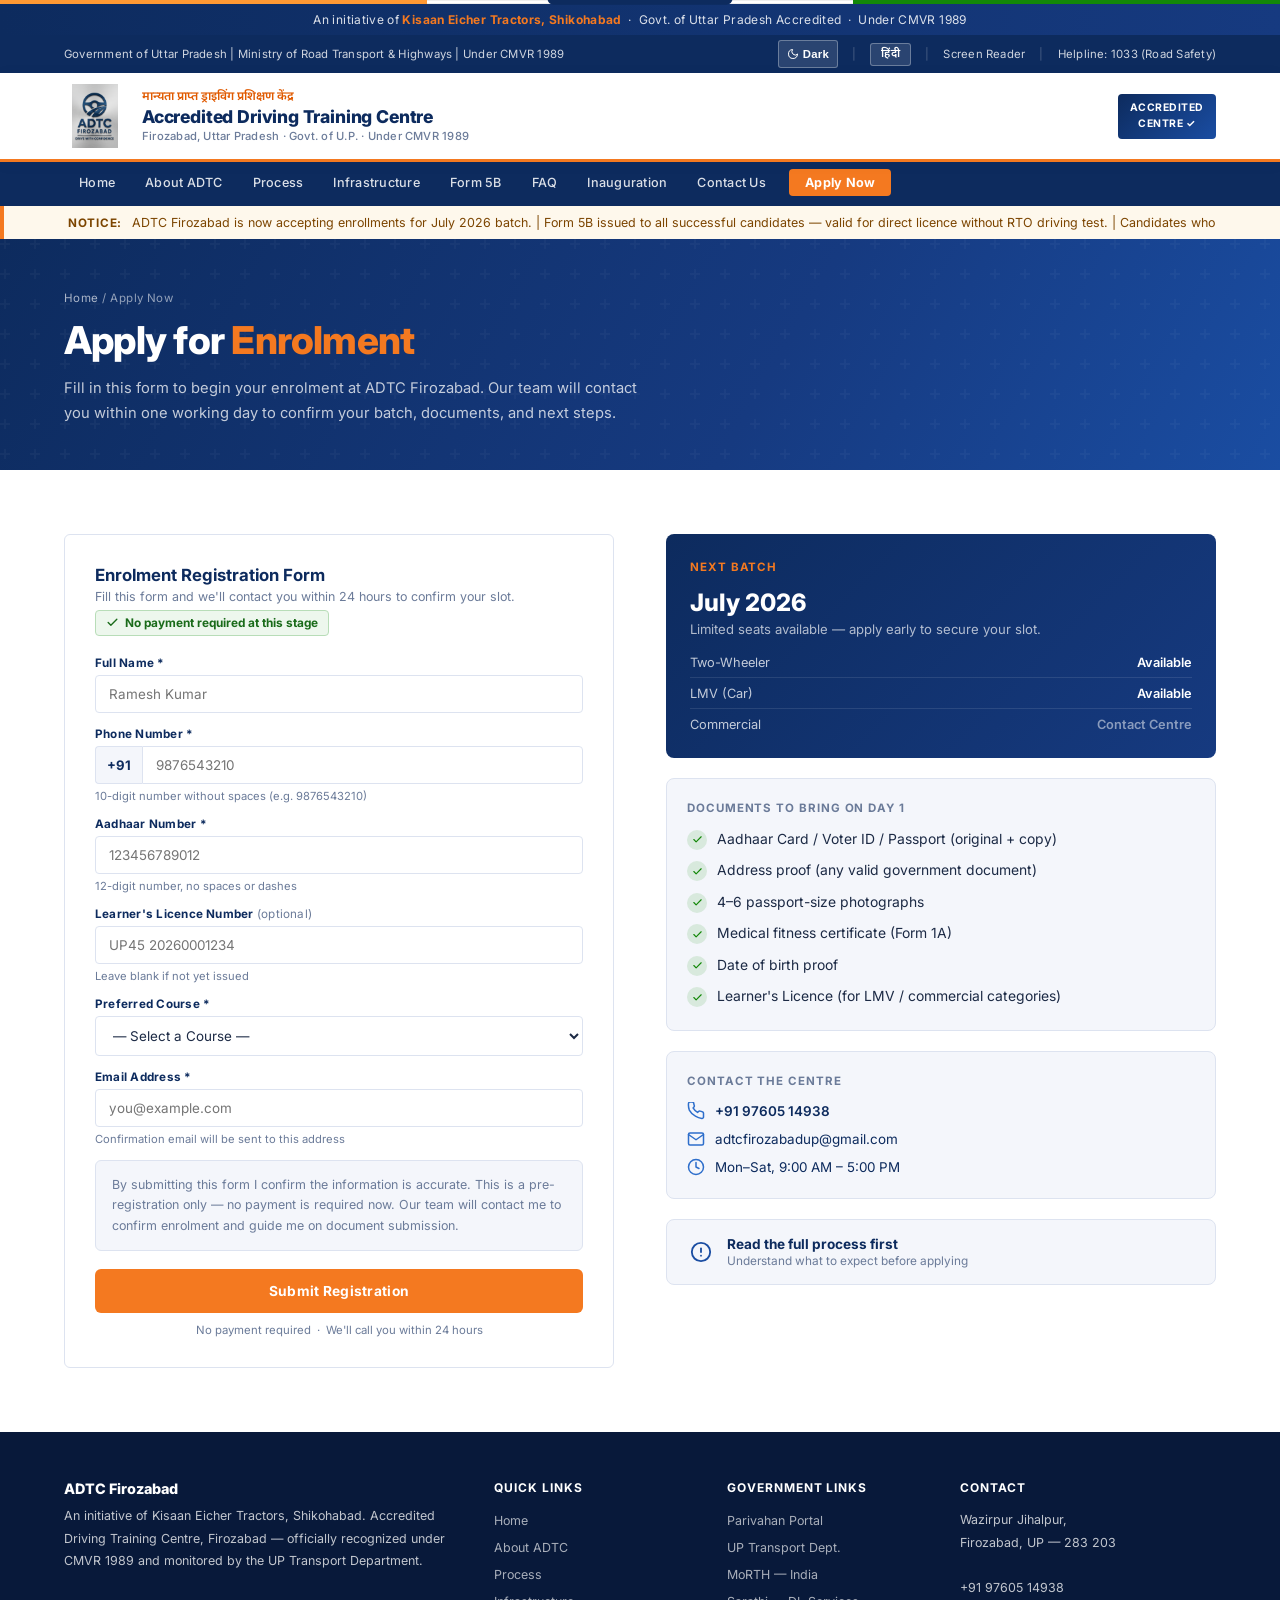
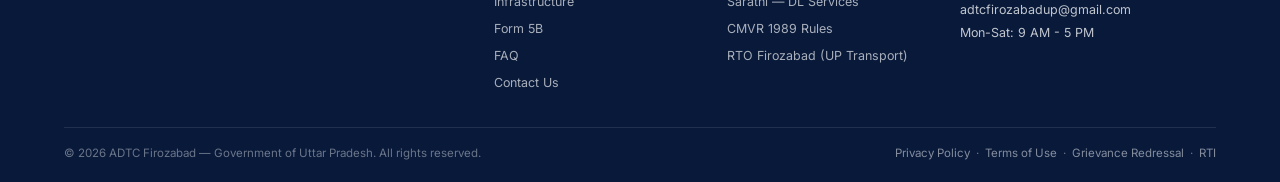
<file: enroll.html>
﻿<!DOCTYPE html>
<html lang="en">
<head>
  <meta charset="UTF-8"/>
  <link rel="icon" type="image/png" href="logo/Gemini_Generated_Image_n7xuzqn7xuzqn7xu.png"/>
  <meta name="viewport" content="width=device-width, initial-scale=1.0"/>
  <title>Apply for Enrolment | ADTC Firozabad</title>
  <link rel="stylesheet" href="styles.css"/>
</head>
<body>

<a href="#main-content" class="skip-link" data-key="skip">Skip to Main Content</a>
<div class="tricolor-bar"><div class="tc-saffron"></div><div class="tc-white"></div><div class="tc-green"></div></div>

<div class="ownership-bar">
  An initiative of <strong>Kisaan Eicher Tractors, Shikohabad</strong> &nbsp;&middot;&nbsp; Govt. of Uttar Pradesh Accredited &nbsp;&middot;&nbsp; Under CMVR 1989
</div>
<div class="top-strip">
  <span class="strip-left" data-key="govt-strip">Government of Uttar Pradesh | Ministry of Road Transport &amp; Highways | Under CMVR 1989</span>
  <div class="strip-right">
    <button class="dark-btn" id="dark-toggle" aria-label="Toggle dark mode"><svg viewBox="0 0 24 24" fill="none" stroke="currentColor" stroke-width="2" stroke-linecap="round" stroke-linejoin="round"><path d="M21 12.79A9 9 0 1 1 11.21 3 7 7 0 0 0 21 12.79z"/></svg><span id="dark-label">Dark</span></button>
    <span class="strip-divider">|</span><button class="lang-btn" id="lang-toggle">हिंदी</button>
    <span class="strip-divider">|</span>
    <a href="#main-content" data-key="screen">Screen Reader</a>
    <span class="strip-divider">|</span>
    <a href="tel:1033" data-key="helpline">Helpline: 1033 (Road Safety)</a>
  </div>
</div>
<header>
  <div class="logo-emblem" aria-hidden="true">
    <img src="logo/Gemini_Generated_Image_n7xuzqn7xuzqn7xu.png" alt="ADTC Firozabad" style="height:64px;width:auto;object-fit:contain;display:block;"/>
  </div>
  <div class="logo-text">
    <div class="hindi-name">मान्यता प्राप्त ड्राइविंग प्रशिक्षण केंद्र</div>
    <div class="main-name" data-key="centre-name">Accredited Driving Training Centre</div>
    <div class="sub-name" data-key="centre-sub">Firozabad, Uttar Pradesh · Govt. of U.P. · Under CMVR 1989</div>
  </div>
  <div class="header-badge" data-key="acc-badge">ACCREDITED&#10;CENTRE ✓</div>
</header>
<nav role="navigation" aria-label="Main navigation">
  <ul class="nav-links" id="navLinks">
    <li><a href="index.html" data-key="nav-home">Home</a></li>
    <li><a href="about.html" data-key="nav-about">About ADTC</a></li>
    <li><a href="process.html" data-key="nav-process">Process</a></li>
    <li><a href="infrastructure.html" data-key="nav-infra">Infrastructure</a></li>
    <li><a href="form5b.html" data-key="nav-form5b">Form 5B</a></li>
    <li><a href="faq.html" data-key="nav-faq">FAQ</a></li>
    <li><a href="inauguration.html">Inauguration</a></li>
    <li><a href="contact.html" data-key="nav-contact">Contact Us</a></li>
    <li><a href="enroll.html" class="nav-cta" data-key="nav-apply">Apply Now</a></li>
  </ul>
  <button class="hamburger" id="hamburger" aria-label="Open menu"><span></span><span></span><span></span></button>
</nav>
<div class="notice-bar"><span class="notice-label" data-key="notice-label">NOTICE:</span><div class="notice-track-wrap"><span class="notice-track" data-key="notice-text">July 2026 batch enrollment now open at ADTC Firozabad. | Complete this form and our team will contact you within 1 working day to confirm your slot.</span></div></div>

<main id="main-content" tabindex="-1">

  <div class="page-hero">
    <div class="page-hero-inner">
      <div class="page-hero-crumb"><a href="index.html">Home</a> / <span>Apply Now</span></div>
      <h1>Apply for <span>Enrolment</span></h1>
      <p>Fill in this form to begin your enrolment at ADTC Firozabad. Our team will contact you within one working day to confirm your batch, documents, and next steps.</p>
    </div>
  </div>

  <section class="section">
    <div class="grid-2" style="gap:52px;align-items:start;">

      <!-- FORM -->
      <div>
        <div id="enrollFormWrap" class="form-card" style="background:#fff;border-color:var(--border);">
          <h3 style="font-size:1.05rem;margin-bottom:4px;">Enrolment Registration Form</h3>
          <p style="font-size:.78rem;color:var(--muted);margin-bottom:6px;">Fill this form and we'll contact you within 24 hours to confirm your slot.</p>
          <div style="display:inline-flex;align-items:center;gap:6px;background:#edf7ed;border:1px solid #b8ddb8;border-radius:4px;padding:5px 10px;font-size:.74rem;font-weight:700;color:#1a6b1a;margin-bottom:20px;">
            <svg viewBox="0 0 24 24" fill="none" stroke="currentColor" stroke-width="2.5" stroke-linecap="round" stroke-linejoin="round" width="13" height="13" aria-hidden="true"><polyline points="20,6 9,17 4,12"/></svg>
            No payment required at this stage
          </div>

          <form id="enrollForm" data-api="https://adtc-firozabad.onrender.com" novalidate>

            <!-- 1. Full Name -->
            <div class="form-group">
              <label for="enroll-name">Full Name *</label>
              <input type="text" id="enroll-name" name="name" placeholder="Ramesh Kumar" required autocomplete="name"/>
              <span class="field-error" id="err-name"></span>
            </div>

            <!-- 2. Phone Number -->
            <div class="form-group">
              <label for="enroll-phone">Phone Number *</label>
              <div class="input-prefix-wrap">
                <span class="input-prefix">+91</span>
                <input type="tel" id="enroll-phone" name="phone" placeholder="9876543210" maxlength="10" inputmode="numeric" required autocomplete="tel"/>
              </div>
              <span class="field-hint">10-digit number without spaces (e.g. 9876543210)</span>
              <span class="field-error" id="err-phone"></span>
            </div>

            <!-- 3. Aadhaar Number -->
            <div class="form-group">
              <label for="enroll-aadhaar">Aadhaar Number *</label>
              <input type="text" id="enroll-aadhaar" name="aadhaar" placeholder="123456789012" maxlength="12" inputmode="numeric" required/>
              <span class="field-hint">12-digit number, no spaces or dashes</span>
              <span class="field-error" id="err-aadhaar"></span>
            </div>

            <!-- 4. Learner's Licence Number (optional) -->
            <div class="form-group">
              <label for="enroll-ll">Learner's Licence Number <span style="font-weight:400;color:var(--muted);">(optional)</span></label>
              <input type="text" id="enroll-ll" name="learners_license" placeholder="UP45 20260001234"/>
              <span class="field-hint">Leave blank if not yet issued</span>
            </div>

            <!-- 5. Preferred Course -->
            <div class="form-group">
              <label for="enroll-course">Preferred Course *</label>
              <select id="enroll-course" name="preferred_course" required>
                <option value="">— Select a Course —</option>
                <option value="Two-Wheeler">Two-Wheeler (Motorcycle / Scooter)</option>
                <option value="Four-Wheeler">Four-Wheeler (Car / LMV)</option>
                <option value="Heavy Vehicle">Heavy Vehicle (Commercial / Transport)</option>
              </select>
              <span class="field-error" id="err-course"></span>
            </div>

            <!-- 6. Email Address -->
            <div class="form-group">
              <label for="enroll-email">Email Address *</label>
              <input type="email" id="enroll-email" name="email" placeholder="you@example.com" required autocomplete="email"/>
              <span class="field-hint">Confirmation email will be sent to this address</span>
              <span class="field-error" id="err-email"></span>
            </div>

            <!-- Declaration -->
            <div style="background:var(--off);border:1px solid var(--border);border-radius:6px;padding:14px 16px;margin-bottom:18px;font-size:.78rem;color:var(--muted);line-height:1.65;">
              By submitting this form I confirm the information is accurate. This is a pre-registration only — no payment is required now. Our team will contact me to confirm enrolment and guide me on document submission.
            </div>

            <button type="submit" class="btn-primary" id="enrollBtn" style="width:100%;justify-content:center;padding:14px;">
              Submit Registration
            </button>
            <p class="form-note">No payment required &nbsp;·&nbsp; We'll call you within 24 hours</p>
          </form>
        </div>
      </div>

      <!-- SIDEBAR INFO -->
      <div style="display:flex;flex-direction:column;gap:20px;">

        <div style="background:linear-gradient(135deg,#0d2b5e,#163a80);border-radius:8px;padding:26px 24px;color:#fff;">
          <div style="font-size:.72rem;font-weight:700;letter-spacing:.08em;color:var(--saffron);text-transform:uppercase;margin-bottom:14px;">Next Batch</div>
          <div style="font-size:1.5rem;font-weight:800;color:#fff;margin-bottom:4px;">July 2026</div>
          <div style="font-size:.82rem;color:rgba(255,255,255,.68);margin-bottom:18px;">Limited seats available — apply early to secure your slot.</div>
          <div style="display:flex;flex-direction:column;gap:8px;font-size:.80rem;color:rgba(255,255,255,.75);">
            <div style="display:flex;justify-content:space-between;padding-bottom:7px;border-bottom:1px solid rgba(255,255,255,.10);"><span>Two-Wheeler</span><span style="color:#fff;font-weight:600;">Available</span></div>
            <div style="display:flex;justify-content:space-between;padding-bottom:7px;border-bottom:1px solid rgba(255,255,255,.10);"><span>LMV (Car)</span><span style="color:#fff;font-weight:600;">Available</span></div>
            <div style="display:flex;justify-content:space-between;"><span>Commercial</span><span style="color:rgba(255,255,255,.5);font-weight:600;">Contact Centre</span></div>
          </div>
        </div>

        <div style="background:var(--off);border:1px solid var(--border);border-radius:8px;padding:22px 20px;">
          <div style="font-size:.72rem;font-weight:700;letter-spacing:.08em;color:var(--muted);text-transform:uppercase;margin-bottom:14px;">Documents to Bring on Day 1</div>
          <ul class="check-list" style="margin:0;">
            <li><span class="chk"><svg viewBox="0 0 24 24" fill="none" stroke="currentColor" stroke-width="2.5" stroke-linecap="round" stroke-linejoin="round" aria-hidden="true"><polyline points="20,6 9,17 4,12"/></svg></span>Aadhaar Card / Voter ID / Passport (original + copy)</li>
            <li><span class="chk"><svg viewBox="0 0 24 24" fill="none" stroke="currentColor" stroke-width="2.5" stroke-linecap="round" stroke-linejoin="round" aria-hidden="true"><polyline points="20,6 9,17 4,12"/></svg></span>Address proof (any valid government document)</li>
            <li><span class="chk"><svg viewBox="0 0 24 24" fill="none" stroke="currentColor" stroke-width="2.5" stroke-linecap="round" stroke-linejoin="round" aria-hidden="true"><polyline points="20,6 9,17 4,12"/></svg></span>4–6 passport-size photographs</li>
            <li><span class="chk"><svg viewBox="0 0 24 24" fill="none" stroke="currentColor" stroke-width="2.5" stroke-linecap="round" stroke-linejoin="round" aria-hidden="true"><polyline points="20,6 9,17 4,12"/></svg></span>Medical fitness certificate (Form 1A)</li>
            <li><span class="chk"><svg viewBox="0 0 24 24" fill="none" stroke="currentColor" stroke-width="2.5" stroke-linecap="round" stroke-linejoin="round" aria-hidden="true"><polyline points="20,6 9,17 4,12"/></svg></span>Date of birth proof</li>
            <li><span class="chk"><svg viewBox="0 0 24 24" fill="none" stroke="currentColor" stroke-width="2.5" stroke-linecap="round" stroke-linejoin="round" aria-hidden="true"><polyline points="20,6 9,17 4,12"/></svg></span>Learner's Licence (for LMV / commercial categories)</li>
          </ul>
        </div>

        <div style="background:var(--off);border:1px solid var(--border);border-radius:8px;padding:22px 20px;">
          <div style="font-size:.72rem;font-weight:700;letter-spacing:.08em;color:var(--muted);text-transform:uppercase;margin-bottom:14px;">Contact the Centre</div>
          <div style="display:flex;flex-direction:column;gap:10px;">
            <div style="display:flex;gap:10px;align-items:center;">
              <svg viewBox="0 0 24 24" fill="none" stroke="var(--sky)" stroke-width="2" stroke-linecap="round" stroke-linejoin="round" width="18" height="18" aria-hidden="true"><path d="M22 16.92v3a2 2 0 01-2.18 2 19.79 19.79 0 01-8.63-3.07A19.5 19.5 0 013.07 10.8 19.79 19.79 0 012 2.18 2 2 0 014 0h3a2 2 0 012 1.72c.127.96.361 1.903.7 2.81a2 2 0 01-.45 2.11L8.09 7.91a16 16 0 006 6l1.27-1.27a2 2 0 012.11-.45 12.84 12.84 0 002.81.7A2 2 0 0122 14.92z"/></svg>
              <span style="font-size:.84rem;font-weight:600;color:var(--navy);">+91 97605 14938</span>
            </div>
            <div style="display:flex;gap:10px;align-items:center;">
              <svg viewBox="0 0 24 24" fill="none" stroke="var(--sky)" stroke-width="2" stroke-linecap="round" stroke-linejoin="round" width="18" height="18" aria-hidden="true"><path d="M4 4h16c1.1 0 2 .9 2 2v12c0 1.1-.9 2-2 2H4c-1.1 0-2-.9-2-2V6c0-1.1.9-2 2-2z"/><polyline points="22,6 12,13 2,6"/></svg>
              <span style="font-size:.84rem;color:var(--navy);">adtcfirozabadup@gmail.com</span>
            </div>
            <div style="display:flex;gap:10px;align-items:center;">
              <svg viewBox="0 0 24 24" fill="none" stroke="var(--sky)" stroke-width="2" stroke-linecap="round" stroke-linejoin="round" width="18" height="18" aria-hidden="true"><circle cx="12" cy="12" r="10"/><polyline points="12,6 12,12 16,14"/></svg>
              <span style="font-size:.84rem;color:var(--navy);">Mon–Sat, 9:00 AM – 5:00 PM</span>
            </div>
          </div>
        </div>

        <a href="process.html" style="text-decoration:none;">
          <div style="background:var(--off);border:1px solid var(--border);border-radius:8px;padding:16px 20px;display:flex;gap:12px;align-items:center;transition:box-shadow .2s;" onmouseover="this.style.boxShadow='0 4px 16px rgba(13,43,94,.10)'" onmouseout="this.style.boxShadow='none'">
            <div class="icon-box ib-blue"><svg viewBox="0 0 24 24" fill="none" stroke="currentColor" stroke-width="2" stroke-linecap="round" stroke-linejoin="round" aria-hidden="true"><circle cx="12" cy="12" r="10"/><line x1="12" y1="8" x2="12" y2="12"/><line x1="12" y1="16" x2="12.01" y2="16"/></svg></div>
            <div><div style="font-size:.85rem;font-weight:700;color:var(--navy);margin-bottom:2px;">Read the full process first</div><div style="font-size:.74rem;color:var(--muted);">Understand what to expect before applying</div></div>
          </div>
        </a>

      </div>
    </div>
  </section>

</main>

<footer>
  <div class="footer-grid">
    <div class="footer-col"><div class="footer-brand" data-key="f-brand">ADTC Firozabad</div><p>An initiative of Kisaan Eicher Tractors, Shikohabad. Accredited Driving Training Centre, Firozabad — officially recognized under CMVR 1989 and monitored by the UP Transport Department.</p></div>
    <div class="footer-col"><h4 data-key="f-h2">Quick Links</h4><ul><li><a href="index.html">Home</a></li><li><a href="about.html">About ADTC</a></li><li><a href="process.html">Process</a></li><li><a href="infrastructure.html">Infrastructure</a></li><li><a href="form5b.html">Form 5B</a></li><li><a href="faq.html">FAQ</a></li><li><a href="contact.html">Contact Us</a></li></ul></div>
    <div class="footer-col"><h4 data-key="f-h3">Government Links</h4><ul><li><a href="https://parivahan.gov.in/" target="_blank" rel="noopener noreferrer">Parivahan Portal</a></li><li><a href="https://uptransport.upsdc.gov.in/" target="_blank" rel="noopener noreferrer">UP Transport Dept.</a></li><li><a href="https://morth.nic.in/" target="_blank" rel="noopener noreferrer">MoRTH — India</a></li><li><a href="https://sarathi.parivahan.gov.in/" target="_blank" rel="noopener noreferrer">Sarathi — DL Services</a></li><li><a href="https://morth.nic.in/central-motor-vehicle-rules" target="_blank" rel="noopener noreferrer">CMVR 1989 Rules</a></li><li><a href="https://uptransport.upsdc.gov.in/" target="_blank" rel="noopener noreferrer">RTO Firozabad (UP Transport)</a></li></ul></div>
    <div class="footer-col"><h4 data-key="f-h4">Contact</h4><p>Wazirpur Jihalpur,<br>Firozabad, UP — 283 203<br><br>+91 97605 14938<br>adtcfirozabadup@gmail.com<br>Mon-Sat: 9 AM - 5 PM</p></div>
  </div>
  <div class="footer-bottom">
    <span data-key="f-copy">© 2026 ADTC Firozabad — Government of Uttar Pradesh. All rights reserved.</span>
    <span><a href="privacy.html" data-key="f-privacy">Privacy Policy</a> &nbsp;·&nbsp; <a href="terms.html" data-key="f-terms">Terms of Use</a> &nbsp;·&nbsp; <a href="grievance.html" data-key="f-grievance">Grievance Redressal</a> &nbsp;·&nbsp; <a href="rti.html" data-key="f-rti">RTI</a></span>
  </div>
</footer>
<button id="backTop" aria-label="Back to top"><svg viewBox="0 0 24 24" fill="none" stroke="currentColor" stroke-width="2.5" stroke-linecap="round" stroke-linejoin="round" aria-hidden="true"><line x1="12" y1="19" x2="12" y2="5"/><polyline points="5,12 12,5 19,12"/></svg></button>
<script src="script.js"></script>
</body>
</html>
</file>
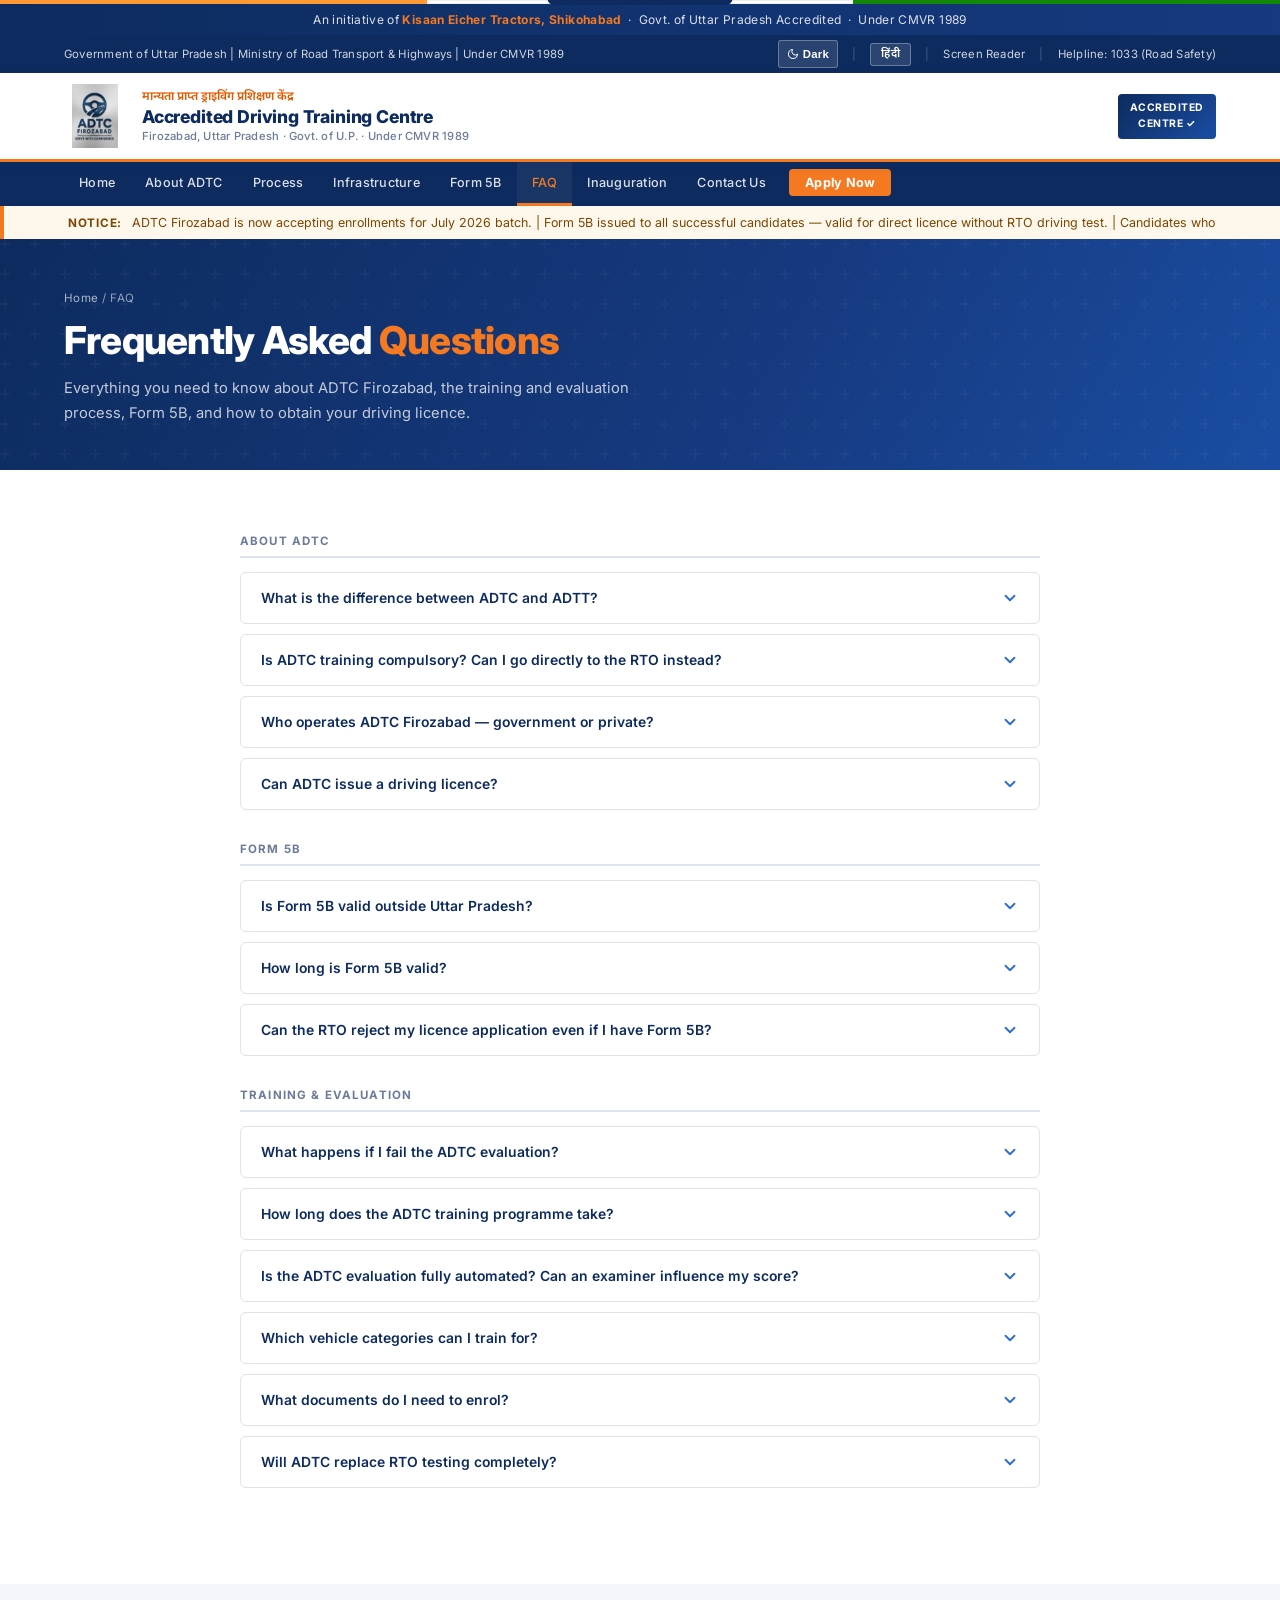
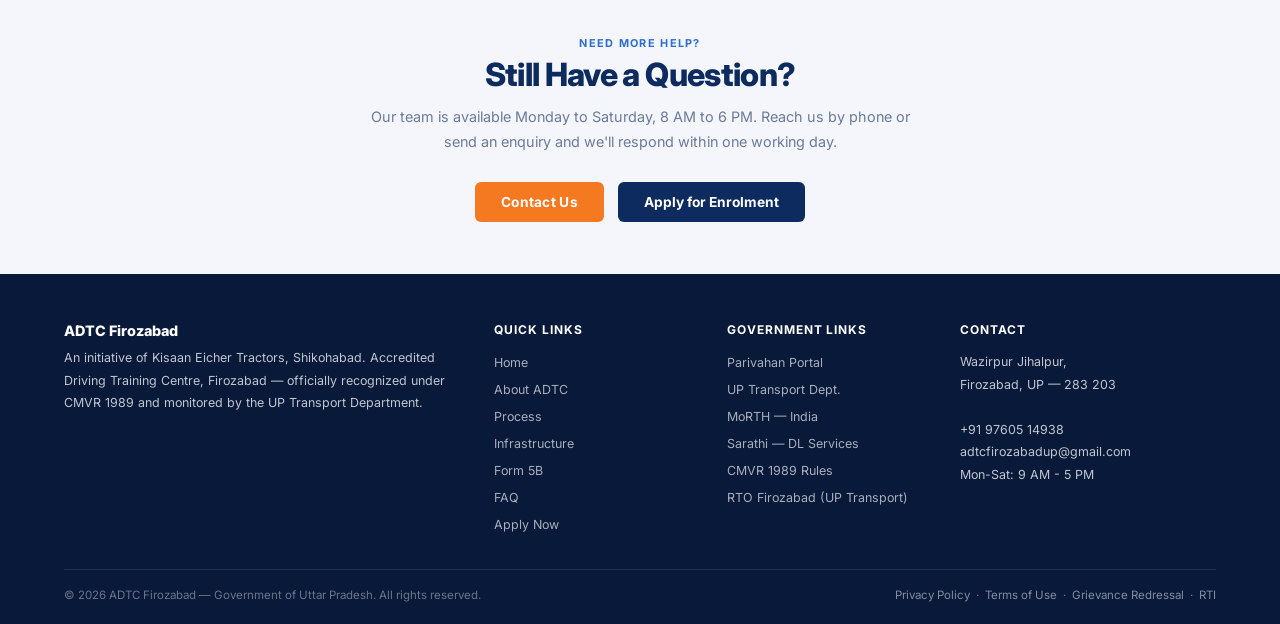
<file: faq.html>
﻿<!DOCTYPE html>
<html lang="en">
<head>
  <meta charset="UTF-8"/>
  <link rel="icon" type="image/png" href="logo/Gemini_Generated_Image_n7xuzqn7xuzqn7xu.png"/>
  <meta name="viewport" content="width=device-width, initial-scale=1.0"/>
  <title>FAQ | ADTC Firozabad</title>
  <link rel="stylesheet" href="styles.css"/>
</head>
<body>

<a href="#main-content" class="skip-link" data-key="skip">Skip to Main Content</a>
<div class="tricolor-bar"><div class="tc-saffron"></div><div class="tc-white"></div><div class="tc-green"></div></div>

<div class="ownership-bar">
  An initiative of <strong>Kisaan Eicher Tractors, Shikohabad</strong> &nbsp;&middot;&nbsp; Govt. of Uttar Pradesh Accredited &nbsp;&middot;&nbsp; Under CMVR 1989
</div>
<div class="top-strip">
  <span class="strip-left" data-key="govt-strip">Government of Uttar Pradesh | Ministry of Road Transport &amp; Highways | Under CMVR 1989</span>
  <div class="strip-right">
    <button class="dark-btn" id="dark-toggle" aria-label="Toggle dark mode"><svg viewBox="0 0 24 24" fill="none" stroke="currentColor" stroke-width="2" stroke-linecap="round" stroke-linejoin="round"><path d="M21 12.79A9 9 0 1 1 11.21 3 7 7 0 0 0 21 12.79z"/></svg><span id="dark-label">Dark</span></button>
    <span class="strip-divider">|</span><button class="lang-btn" id="lang-toggle">हिंदी</button>
    <span class="strip-divider">|</span>
    <a href="#main-content" data-key="screen">Screen Reader</a>
    <span class="strip-divider">|</span>
    <a href="tel:1033" data-key="helpline">Helpline: 1033 (Road Safety)</a>
  </div>
</div>
<header>
  <div class="logo-emblem" aria-hidden="true">
    <img src="logo/Gemini_Generated_Image_n7xuzqn7xuzqn7xu.png" alt="ADTC Firozabad" style="height:64px;width:auto;object-fit:contain;display:block;"/>
  </div>
  <div class="logo-text">
    <div class="hindi-name">मान्यता प्राप्त ड्राइविंग प्रशिक्षण केंद्र</div>
    <div class="main-name" data-key="centre-name">Accredited Driving Training Centre</div>
    <div class="sub-name" data-key="centre-sub">Firozabad, Uttar Pradesh · Govt. of U.P. · Under CMVR 1989</div>
  </div>
  <div class="header-badge" data-key="acc-badge">ACCREDITED&#10;CENTRE ✓</div>
</header>
<nav role="navigation" aria-label="Main navigation">
  <ul class="nav-links" id="navLinks">
    <li><a href="index.html" data-key="nav-home">Home</a></li>
    <li><a href="about.html" data-key="nav-about">About ADTC</a></li>
    <li><a href="process.html" data-key="nav-process">Process</a></li>
    <li><a href="infrastructure.html" data-key="nav-infra">Infrastructure</a></li>
    <li><a href="form5b.html" data-key="nav-form5b">Form 5B</a></li>
    <li><a href="faq.html" data-key="nav-faq">FAQ</a></li>
    <li><a href="inauguration.html">Inauguration</a></li>
    <li><a href="contact.html" data-key="nav-contact">Contact Us</a></li>
    <li><a href="enroll.html" class="nav-cta" data-key="nav-apply">Apply Now</a></li>
  </ul>
  <button class="hamburger" id="hamburger" aria-label="Open menu"><span></span><span></span><span></span></button>
</nav>
<div class="notice-bar"><span class="notice-label" data-key="notice-label">NOTICE:</span><div class="notice-track-wrap"><span class="notice-track" data-key="notice-text">ADTC Firozabad — July 2026 batch enrollments now open. | Call our helpline for batch schedule and fee information.</span></div></div>

<main id="main-content" tabindex="-1">

  <div class="page-hero">
    <div class="page-hero-inner">
      <div class="page-hero-crumb"><a href="index.html">Home</a> / <span>FAQ</span></div>
      <h1>Frequently Asked <span>Questions</span></h1>
      <p>Everything you need to know about ADTC Firozabad, the training and evaluation process, Form 5B, and how to obtain your driving licence.</p>
    </div>
  </div>

  <section class="section">
    <div class="faq-wrap">

      <div style="margin-bottom:32px;">
        <div style="font-size:.72rem;font-weight:700;letter-spacing:.1em;color:var(--muted);text-transform:uppercase;margin-bottom:14px;padding-bottom:8px;border-bottom:2px solid var(--border);">About ADTC</div>

        <div class="faq-item">
          <button class="faq-q">
            What is the difference between ADTC and ADTT?
            <svg class="faq-arrow" viewBox="0 0 24 24" fill="none" stroke="currentColor" stroke-width="2.5" stroke-linecap="round" stroke-linejoin="round" aria-hidden="true"><polyline points="6,9 12,15 18,9"/></svg>
          </button>
          <div class="faq-a">
            <strong>ADTC</strong> (Accredited Driving Training Centre) refers to the entire facility — classrooms, simulator rooms, offices, staff, and the test track all together. <strong>ADTT</strong> (Automated Driving Test Track) refers specifically to the physical track with embedded sensors and cameras used for automated driving evaluation. Every ADTC contains an ADTT, but the ADTT is just one component of the complete ADTC facility.
          </div>
        </div>

        <div class="faq-item">
          <button class="faq-q">
            Is ADTC training compulsory? Can I go directly to the RTO instead?
            <svg class="faq-arrow" viewBox="0 0 24 24" fill="none" stroke="currentColor" stroke-width="2.5" stroke-linecap="round" stroke-linejoin="round" aria-hidden="true"><polyline points="6,9 12,15 18,9"/></svg>
          </button>
          <div class="faq-a">
            No — ADTC training is entirely optional and not mandatory. You may still apply directly to your local RTO and appear for the standard RTO driving test. However, completing ADTC training provides Form 5B, which exempts you from that test and typically results in a faster, smoother licence issuance process. The choice is yours.
          </div>
        </div>

        <div class="faq-item">
          <button class="faq-q">
            Who operates ADTC Firozabad — government or private?
            <svg class="faq-arrow" viewBox="0 0 24 24" fill="none" stroke="currentColor" stroke-width="2.5" stroke-linecap="round" stroke-linejoin="round" aria-hidden="true"><polyline points="6,9 12,15 18,9"/></svg>
          </button>
          <div class="faq-a">
            ADTC Firozabad operates under a Public-Private Partnership (PPP) model. The physical infrastructure may be funded and operated by a private entity, but all operations are governed by the Central Motor Vehicles Rules 1989 and monitored by the UP Transport Department. The government sets and enforces the standards; the private operator runs the facility within those standards. Accreditation — and therefore the authority to issue Form 5B — comes from the government.
          </div>
        </div>

        <div class="faq-item">
          <button class="faq-q">
            Can ADTC issue a driving licence?
            <svg class="faq-arrow" viewBox="0 0 24 24" fill="none" stroke="currentColor" stroke-width="2.5" stroke-linecap="round" stroke-linejoin="round" aria-hidden="true"><polyline points="6,9 12,15 18,9"/></svg>
          </button>
          <div class="faq-a">
            No. ADTC cannot issue driving licences. That authority belongs exclusively to the Regional Transport Office (RTO) / Transport Department. What ADTC can do is issue Form 5B — which exempts the holder from the RTO driving test, making the licensing process faster. The RTO always makes the final decision on licence issuance.
          </div>
        </div>
      </div>

      <div style="margin-bottom:32px;">
        <div style="font-size:.72rem;font-weight:700;letter-spacing:.1em;color:var(--muted);text-transform:uppercase;margin-bottom:14px;padding-bottom:8px;border-bottom:2px solid var(--border);">Form 5B</div>

        <div class="faq-item">
          <button class="faq-q">
            Is Form 5B valid outside Uttar Pradesh?
            <svg class="faq-arrow" viewBox="0 0 24 24" fill="none" stroke="currentColor" stroke-width="2.5" stroke-linecap="round" stroke-linejoin="round" aria-hidden="true"><polyline points="6,9 12,15 18,9"/></svg>
          </button>
          <div class="faq-a">
            Yes. Form 5B is prescribed under the <strong>Central</strong> Motor Vehicles Rules 1989 — a central (national) law applicable across all states of India. Every RTO in any state of India must recognize a valid Form 5B. It is not limited to Uttar Pradesh.
          </div>
        </div>

        <div class="faq-item">
          <button class="faq-q">
            How long is Form 5B valid?
            <svg class="faq-arrow" viewBox="0 0 24 24" fill="none" stroke="currentColor" stroke-width="2.5" stroke-linecap="round" stroke-linejoin="round" aria-hidden="true"><polyline points="6,9 12,15 18,9"/></svg>
          </button>
          <div class="faq-a">
            Form 5B is valid for the period notified by the government — typically <strong>1 to 2 years</strong> from the date of issue. If you do not apply for your driving licence within this period, the Form 5B expires and you would need to take the standard RTO driving test. We recommend applying to the RTO promptly after receiving your Form 5B.
          </div>
        </div>

        <div class="faq-item">
          <button class="faq-q">
            Can the RTO reject my licence application even if I have Form 5B?
            <svg class="faq-arrow" viewBox="0 0 24 24" fill="none" stroke="currentColor" stroke-width="2.5" stroke-linecap="round" stroke-linejoin="round" aria-hidden="true"><polyline points="6,9 12,15 18,9"/></svg>
          </button>
          <div class="faq-a">
            The RTO cannot arbitrarily demand a driving test from a valid Form 5B holder — CMVR Rule 15 explicitly exempts Form 5B holders from the test. However, the RTO can reject your licence application for other reasons: incorrect or incomplete documents, medical fitness issues, or issues with identity verification. If you believe your Form 5B is not being honored without valid reason, you may approach the UP Transport Department grievance cell.
          </div>
        </div>
      </div>

      <div style="margin-bottom:32px;">
        <div style="font-size:.72rem;font-weight:700;letter-spacing:.1em;color:var(--muted);text-transform:uppercase;margin-bottom:14px;padding-bottom:8px;border-bottom:2px solid var(--border);">Training &amp; Evaluation</div>

        <div class="faq-item">
          <button class="faq-q">
            What happens if I fail the ADTC evaluation?
            <svg class="faq-arrow" viewBox="0 0 24 24" fill="none" stroke="currentColor" stroke-width="2.5" stroke-linecap="round" stroke-linejoin="round" aria-hidden="true"><polyline points="6,9 12,15 18,9"/></svg>
          </button>
          <div class="faq-a">
            If you do not pass the ADTC evaluation, Form 5B will not be issued at that time. You have two options: <br><br>
            <strong>Option A:</strong> Re-enrol in the ADTC course. Get additional practice and attempt the evaluation again after you feel prepared.<br><br>
            <strong>Option B:</strong> Apply directly to your local RTO and appear for the standard RTO driving test — the traditional route remains fully available to you at any time.
          </div>
        </div>

        <div class="faq-item">
          <button class="faq-q">
            How long does the ADTC training programme take?
            <svg class="faq-arrow" viewBox="0 0 24 24" fill="none" stroke="currentColor" stroke-width="2.5" stroke-linecap="round" stroke-linejoin="round" aria-hidden="true"><polyline points="6,9 12,15 18,9"/></svg>
          </button>
          <div class="faq-a">
            Duration varies by the programme and how frequently you attend sessions:<br><br>
            — <strong>Regular Batch:</strong> 2–3 months<br>
            — <strong>Standard Course:</strong> 4–6 weeks<br>
            — <strong>Intensive Programme:</strong> 3–4 weeks<br><br>
            Contact ADTC Firozabad for the current batch schedule and to choose the programme that best fits your availability.
          </div>
        </div>

        <div class="faq-item">
          <button class="faq-q">
            Is the ADTC evaluation fully automated? Can an examiner influence my score?
            <svg class="faq-arrow" viewBox="0 0 24 24" fill="none" stroke="currentColor" stroke-width="2.5" stroke-linecap="round" stroke-linejoin="round" aria-hidden="true"><polyline points="6,9 12,15 18,9"/></svg>
          </button>
          <div class="faq-a">
            Yes — the evaluation is entirely automated. RFID sensors and HD cameras track your every movement on the test track. Scoring is done by the analytics system in real time. No human examiner assigns marks during the evaluation. This design removes any possibility of bias, favoritism, or bribery. Recorded footage is stored securely and can be reviewed for dispute resolution.
          </div>
        </div>

        <div class="faq-item">
          <button class="faq-q">
            Which vehicle categories can I train for?
            <svg class="faq-arrow" viewBox="0 0 24 24" fill="none" stroke="currentColor" stroke-width="2.5" stroke-linecap="round" stroke-linejoin="round" aria-hidden="true"><polyline points="6,9 12,15 18,9"/></svg>
          </button>
          <div class="faq-a">
            ADTC Firozabad offers training for:<br><br>
            — <strong>Two-Wheelers</strong> (motorcycles and scooters) — includes H-track evaluation<br>
            — <strong>Light Motor Vehicle (LMV)</strong> — cars<br>
            — <strong>Commercial Vehicles</strong> — for eligible candidates with applicable licences<br><br>
            Contact us for current availability of each category and any additional eligibility requirements.
          </div>
        </div>

        <div class="faq-item">
          <button class="faq-q">
            What documents do I need to enrol?
            <svg class="faq-arrow" viewBox="0 0 24 24" fill="none" stroke="currentColor" stroke-width="2.5" stroke-linecap="round" stroke-linejoin="round" aria-hidden="true"><polyline points="6,9 12,15 18,9"/></svg>
          </button>
          <div class="faq-a">
            Generally required for enrolment:<br><br>
            — Valid identity proof (Aadhaar Card / Voter ID / Passport)<br>
            — Address proof<br>
            — Passport-size photographs (4–6 copies)<br>
            — Medical fitness certificate (Form 1A from a registered medical practitioner)<br>
            — Date of birth proof<br>
            — For LMV/commercial: valid Learner's Licence for the applicable category<br><br>
            Please contact ADTC Firozabad directly to confirm the current and complete document list before visiting.
          </div>
        </div>

        <div class="faq-item">
          <button class="faq-q">
            Will ADTC replace RTO testing completely?
            <svg class="faq-arrow" viewBox="0 0 24 24" fill="none" stroke="currentColor" stroke-width="2.5" stroke-linecap="round" stroke-linejoin="round" aria-hidden="true"><polyline points="6,9 12,15 18,9"/></svg>
          </button>
          <div class="faq-a">
            No. ADTC is an optional, alternative pathway — not a replacement for the RTO system. Candidates who do not go through ADTC continue to take the standard RTO driving test as before. ADTC simply provides a higher-quality training path and a way to receive Form 5B, which exempts from the test. The RTO will always retain testing capability for candidates who do not hold Form 5B.
          </div>
        </div>
      </div>

    </div>
  </section>

  <!-- STILL HAVE QUESTIONS -->
  <section class="section section-alt" style="text-align:center;padding:52px 5%;">
    <span class="section-label">Need More Help?</span>
    <h2 class="section-title">Still Have a Question?</h2>
    <p class="section-desc" style="margin:0 auto 28px;">Our team is available Monday to Saturday, 8 AM to 6 PM. Reach us by phone or send an enquiry and we'll respond within one working day.</p>
    <div style="display:flex;gap:14px;justify-content:center;flex-wrap:wrap;">
      <a href="contact.html" class="btn-primary">Contact Us</a>
      <a href="enroll.html" class="btn-navy">Apply for Enrolment</a>
    </div>
  </section>

</main>

<footer>
  <div class="footer-grid">
    <div class="footer-col"><div class="footer-brand" data-key="f-brand">ADTC Firozabad</div><p>An initiative of Kisaan Eicher Tractors, Shikohabad. Accredited Driving Training Centre, Firozabad — officially recognized under CMVR 1989 and monitored by the UP Transport Department.</p></div>
    <div class="footer-col"><h4 data-key="f-h2">Quick Links</h4><ul><li><a href="index.html">Home</a></li><li><a href="about.html">About ADTC</a></li><li><a href="process.html">Process</a></li><li><a href="infrastructure.html">Infrastructure</a></li><li><a href="form5b.html">Form 5B</a></li><li><a href="faq.html">FAQ</a></li><li><a href="enroll.html">Apply Now</a></li></ul></div>
    <div class="footer-col"><h4 data-key="f-h3">Government Links</h4><ul><li><a href="https://parivahan.gov.in/" target="_blank" rel="noopener noreferrer">Parivahan Portal</a></li><li><a href="https://uptransport.upsdc.gov.in/" target="_blank" rel="noopener noreferrer">UP Transport Dept.</a></li><li><a href="https://morth.nic.in/" target="_blank" rel="noopener noreferrer">MoRTH — India</a></li><li><a href="https://sarathi.parivahan.gov.in/" target="_blank" rel="noopener noreferrer">Sarathi — DL Services</a></li><li><a href="https://morth.nic.in/central-motor-vehicle-rules" target="_blank" rel="noopener noreferrer">CMVR 1989 Rules</a></li><li><a href="https://uptransport.upsdc.gov.in/" target="_blank" rel="noopener noreferrer">RTO Firozabad (UP Transport)</a></li></ul></div>
    <div class="footer-col"><h4 data-key="f-h4">Contact</h4><p>Wazirpur Jihalpur,<br>Firozabad, UP — 283 203<br><br>+91 97605 14938<br>adtcfirozabadup@gmail.com<br>Mon-Sat: 9 AM - 5 PM</p></div>
  </div>
  <div class="footer-bottom">
    <span data-key="f-copy">© 2026 ADTC Firozabad — Government of Uttar Pradesh. All rights reserved.</span>
    <span><a href="privacy.html" data-key="f-privacy">Privacy Policy</a> &nbsp;·&nbsp; <a href="terms.html" data-key="f-terms">Terms of Use</a> &nbsp;·&nbsp; <a href="grievance.html" data-key="f-grievance">Grievance Redressal</a> &nbsp;·&nbsp; <a href="rti.html" data-key="f-rti">RTI</a></span>
  </div>
</footer>
<button id="backTop" aria-label="Back to top"><svg viewBox="0 0 24 24" fill="none" stroke="currentColor" stroke-width="2.5" stroke-linecap="round" stroke-linejoin="round" aria-hidden="true"><line x1="12" y1="19" x2="12" y2="5"/><polyline points="5,12 12,5 19,12"/></svg></button>
<script src="script.js"></script>
</body>
</html>
</file>
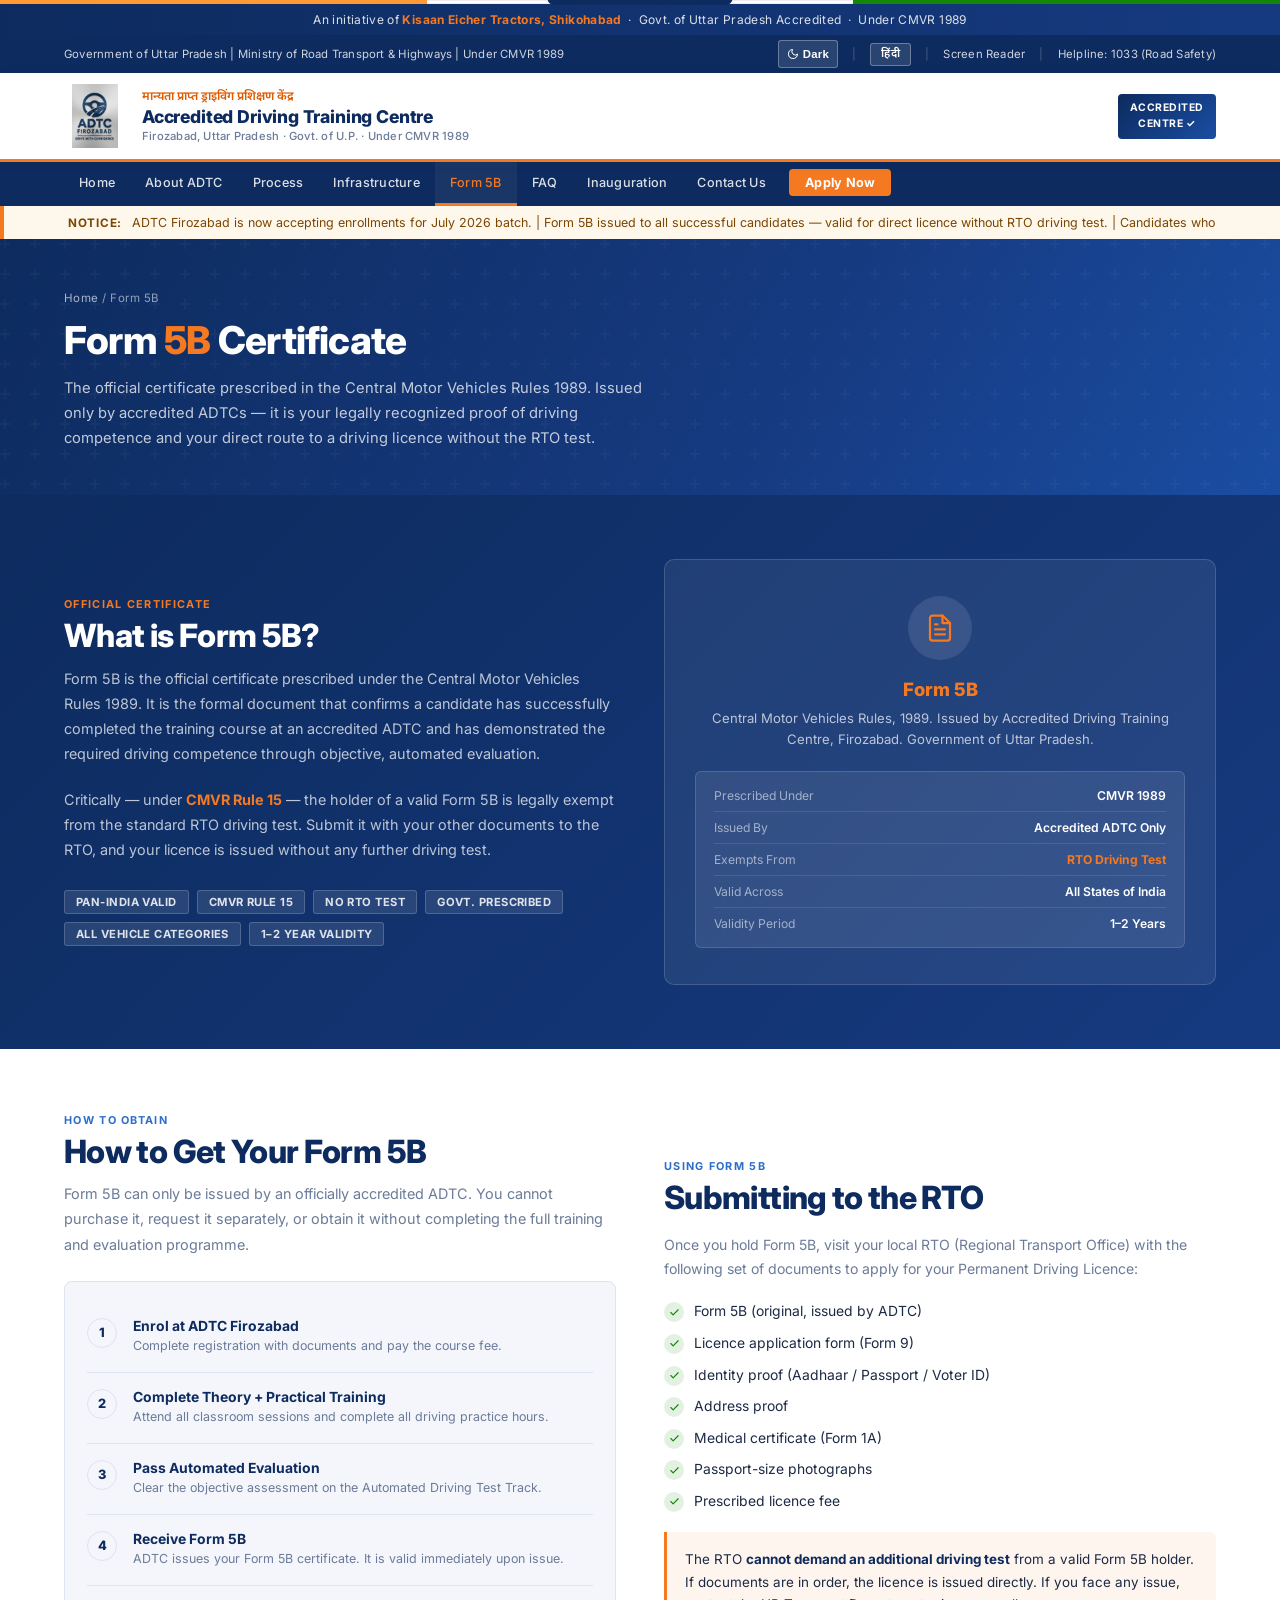
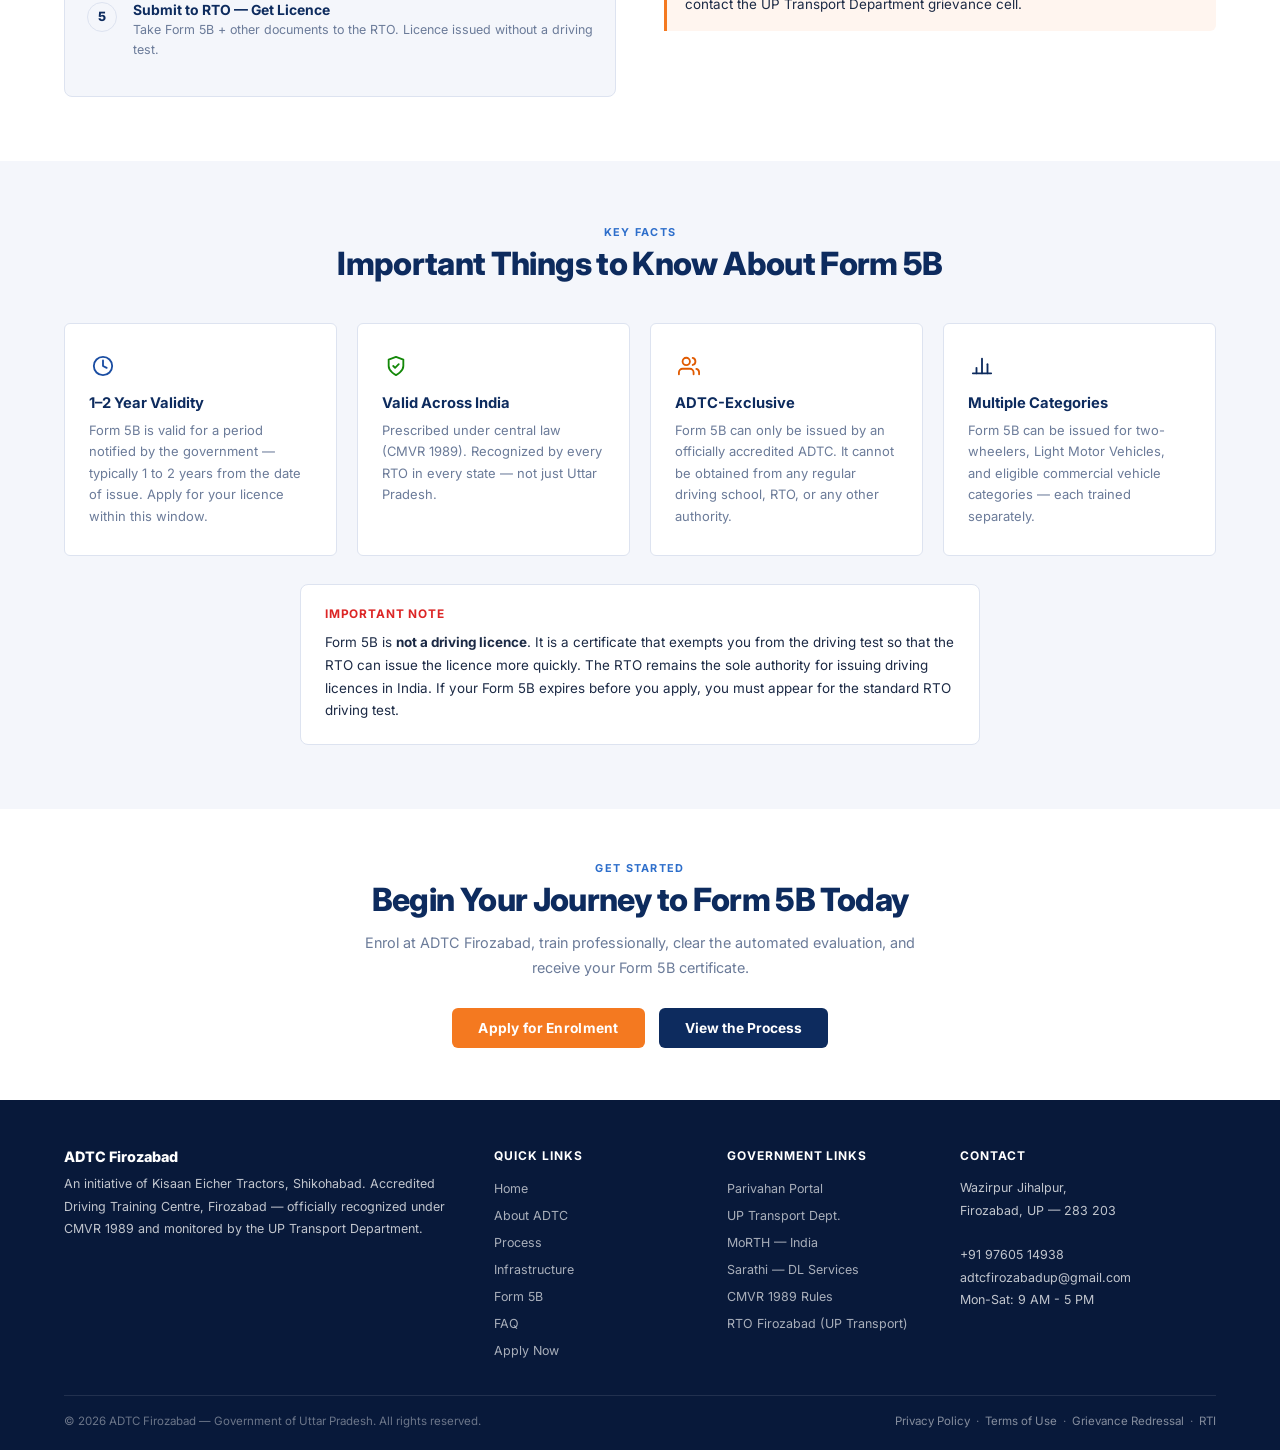
<file: form5b.html>
﻿<!DOCTYPE html>
<html lang="en">
<head>
  <meta charset="UTF-8"/>
  <link rel="icon" type="image/png" href="logo/Gemini_Generated_Image_n7xuzqn7xuzqn7xu.png"/>
  <meta name="viewport" content="width=device-width, initial-scale=1.0"/>
  <title>Form 5B Certificate | ADTC Firozabad</title>
  <link rel="stylesheet" href="styles.css"/>
</head>
<body>

<a href="#main-content" class="skip-link" data-key="skip">Skip to Main Content</a>
<div class="tricolor-bar"><div class="tc-saffron"></div><div class="tc-white"></div><div class="tc-green"></div></div>

<div class="ownership-bar">
  An initiative of <strong>Kisaan Eicher Tractors, Shikohabad</strong> &nbsp;&middot;&nbsp; Govt. of Uttar Pradesh Accredited &nbsp;&middot;&nbsp; Under CMVR 1989
</div>
<div class="top-strip">
  <span class="strip-left" data-key="govt-strip">Government of Uttar Pradesh | Ministry of Road Transport &amp; Highways | Under CMVR 1989</span>
  <div class="strip-right">
    <button class="dark-btn" id="dark-toggle" aria-label="Toggle dark mode"><svg viewBox="0 0 24 24" fill="none" stroke="currentColor" stroke-width="2" stroke-linecap="round" stroke-linejoin="round"><path d="M21 12.79A9 9 0 1 1 11.21 3 7 7 0 0 0 21 12.79z"/></svg><span id="dark-label">Dark</span></button>
    <span class="strip-divider">|</span><button class="lang-btn" id="lang-toggle">हिंदी</button>
    <span class="strip-divider">|</span>
    <a href="#main-content" data-key="screen">Screen Reader</a>
    <span class="strip-divider">|</span>
    <a href="tel:1033" data-key="helpline">Helpline: 1033 (Road Safety)</a>
  </div>
</div>
<header>
  <div class="logo-emblem" aria-hidden="true">
    <img src="logo/Gemini_Generated_Image_n7xuzqn7xuzqn7xu.png" alt="ADTC Firozabad" style="height:64px;width:auto;object-fit:contain;display:block;"/>
  </div>
  <div class="logo-text">
    <div class="hindi-name">मान्यता प्राप्त ड्राइविंग प्रशिक्षण केंद्र</div>
    <div class="main-name" data-key="centre-name">Accredited Driving Training Centre</div>
    <div class="sub-name" data-key="centre-sub">Firozabad, Uttar Pradesh · Govt. of U.P. · Under CMVR 1989</div>
  </div>
  <div class="header-badge" data-key="acc-badge">ACCREDITED&#10;CENTRE ✓</div>
</header>
<nav role="navigation" aria-label="Main navigation">
  <ul class="nav-links" id="navLinks">
    <li><a href="index.html" data-key="nav-home">Home</a></li>
    <li><a href="about.html" data-key="nav-about">About ADTC</a></li>
    <li><a href="process.html" data-key="nav-process">Process</a></li>
    <li><a href="infrastructure.html" data-key="nav-infra">Infrastructure</a></li>
    <li><a href="form5b.html" data-key="nav-form5b">Form 5B</a></li>
    <li><a href="faq.html" data-key="nav-faq">FAQ</a></li>
    <li><a href="inauguration.html">Inauguration</a></li>
    <li><a href="contact.html" data-key="nav-contact">Contact Us</a></li>
    <li><a href="enroll.html" class="nav-cta" data-key="nav-apply">Apply Now</a></li>
  </ul>
  <button class="hamburger" id="hamburger" aria-label="Open menu"><span></span><span></span><span></span></button>
</nav>
<div class="notice-bar"><span class="notice-label" data-key="notice-label">NOTICE:</span><div class="notice-track-wrap"><span class="notice-track" data-key="notice-text">Form 5B issued to all successful candidates — exempts from RTO driving test under CMVR Rule 15. | New batch enrollments open for July 2026.</span></div></div>

<main id="main-content" tabindex="-1">

  <div class="page-hero">
    <div class="page-hero-inner">
      <div class="page-hero-crumb"><a href="index.html">Home</a> / <span>Form 5B</span></div>
      <h1>Form <span>5B</span> Certificate</h1>
      <p>The official certificate prescribed in the Central Motor Vehicles Rules 1989. Issued only by accredited ADTCs — it is your legally recognized proof of driving competence and your direct route to a driving licence without the RTO test.</p>
    </div>
  </div>

  <!-- WHAT IS FORM 5B -->
  <section class="section section-navy">
    <div class="grid-2 grid-2-center">
      <div>
        <span class="section-label">Official Certificate</span>
        <h2 class="section-title">What is Form 5B?</h2>
        <p class="section-desc" style="margin-bottom:20px;">Form 5B is the official certificate prescribed under the Central Motor Vehicles Rules 1989. It is the formal document that confirms a candidate has successfully completed the training course at an accredited ADTC and has demonstrated the required driving competence through objective, automated evaluation.</p>
        <p class="section-desc" style="margin-bottom:28px;">Critically — under <strong style="color:var(--saffron);">CMVR Rule 15</strong> — the holder of a valid Form 5B is legally exempt from the standard RTO driving test. Submit it with your other documents to the RTO, and your licence is issued without any further driving test.</p>
        <div class="tag-list">
          <span class="tag">PAN-INDIA VALID</span>
          <span class="tag">CMVR RULE 15</span>
          <span class="tag">NO RTO TEST</span>
          <span class="tag">GOVT. PRESCRIBED</span>
          <span class="tag">ALL VEHICLE CATEGORIES</span>
          <span class="tag">1–2 YEAR VALIDITY</span>
        </div>
      </div>
      <div class="cert-card">
        <div class="cert-icon-wrap">
          <svg viewBox="0 0 24 24" fill="none" stroke="currentColor" stroke-width="1.8" stroke-linecap="round" stroke-linejoin="round" aria-hidden="true"><path d="M14 2H6a2 2 0 00-2 2v16a2 2 0 002 2h12a2 2 0 002-2V8z"/><polyline points="14,2 14,8 20,8"/><line x1="16" y1="13" x2="8" y2="13"/><line x1="16" y1="17" x2="8" y2="17"/><polyline points="10,9 9,9 8,9"/></svg>
        </div>
        <h3>Form 5B</h3>
        <p>Central Motor Vehicles Rules, 1989. Issued by Accredited Driving Training Centre, Firozabad. Government of Uttar Pradesh.</p>
        <div style="background:rgba(255,255,255,.08);border:1px solid rgba(255,255,255,.14);border-radius:6px;padding:16px 18px;text-align:left;margin-top:16px;">
          <div style="display:flex;flex-direction:column;gap:8px;">
            <div style="display:flex;justify-content:space-between;font-size:.76rem;border-bottom:1px solid rgba(255,255,255,.10);padding-bottom:8px;"><span style="color:rgba(255,255,255,.55);">Prescribed Under</span><span style="color:#fff;font-weight:600;">CMVR 1989</span></div>
            <div style="display:flex;justify-content:space-between;font-size:.76rem;border-bottom:1px solid rgba(255,255,255,.10);padding-bottom:8px;"><span style="color:rgba(255,255,255,.55);">Issued By</span><span style="color:#fff;font-weight:600;">Accredited ADTC Only</span></div>
            <div style="display:flex;justify-content:space-between;font-size:.76rem;border-bottom:1px solid rgba(255,255,255,.10);padding-bottom:8px;"><span style="color:rgba(255,255,255,.55);">Exempts From</span><span style="color:var(--saffron);font-weight:700;">RTO Driving Test</span></div>
            <div style="display:flex;justify-content:space-between;font-size:.76rem;border-bottom:1px solid rgba(255,255,255,.10);padding-bottom:8px;"><span style="color:rgba(255,255,255,.55);">Valid Across</span><span style="color:#fff;font-weight:600;">All States of India</span></div>
            <div style="display:flex;justify-content:space-between;font-size:.76rem;"><span style="color:rgba(255,255,255,.55);">Validity Period</span><span style="color:#fff;font-weight:600;">1–2 Years</span></div>
          </div>
        </div>
      </div>
    </div>
  </section>

  <!-- HOW TO GET IT -->
  <section class="section">
    <div class="grid-2 grid-2-center">
      <div>
        <span class="section-label">How to Obtain</span>
        <h2 class="section-title">How to Get Your Form 5B</h2>
        <p style="font-size:.90rem;color:var(--muted);line-height:1.75;margin-bottom:24px;">Form 5B can only be issued by an officially accredited ADTC. You cannot purchase it, request it separately, or obtain it without completing the full training and evaluation programme.</p>
        <div class="f5b-steps" style="border:1px solid var(--border);border-radius:8px;padding:20px 22px;background:var(--off);">
          <div class="f5b-step" style="border-bottom-color:var(--border);">
            <div class="f5b-num" style="border-color:var(--border);color:var(--navy);">1</div>
            <div class="f5b-text">
              <h4 style="color:var(--navy);">Enrol at ADTC Firozabad</h4>
              <p style="color:var(--muted);">Complete registration with documents and pay the course fee.</p>
            </div>
          </div>
          <div class="f5b-step" style="border-bottom-color:var(--border);">
            <div class="f5b-num" style="border-color:var(--border);color:var(--navy);">2</div>
            <div class="f5b-text">
              <h4 style="color:var(--navy);">Complete Theory + Practical Training</h4>
              <p style="color:var(--muted);">Attend all classroom sessions and complete all driving practice hours.</p>
            </div>
          </div>
          <div class="f5b-step" style="border-bottom-color:var(--border);">
            <div class="f5b-num" style="border-color:var(--border);color:var(--navy);">3</div>
            <div class="f5b-text">
              <h4 style="color:var(--navy);">Pass Automated Evaluation</h4>
              <p style="color:var(--muted);">Clear the objective assessment on the Automated Driving Test Track.</p>
            </div>
          </div>
          <div class="f5b-step" style="border-bottom-color:var(--border);">
            <div class="f5b-num" style="border-color:var(--border);color:var(--navy);">4</div>
            <div class="f5b-text">
              <h4 style="color:var(--navy);">Receive Form 5B</h4>
              <p style="color:var(--muted);">ADTC issues your Form 5B certificate. It is valid immediately upon issue.</p>
            </div>
          </div>
          <div class="f5b-step" style="border-bottom:none;">
            <div class="f5b-num" style="border-color:var(--border);color:var(--navy);">5</div>
            <div class="f5b-text">
              <h4 style="color:var(--navy);">Submit to RTO — Get Licence</h4>
              <p style="color:var(--muted);">Take Form 5B + other documents to the RTO. Licence issued without a driving test.</p>
            </div>
          </div>
        </div>
      </div>
      <div>
        <span class="section-label">Using Form 5B</span>
        <h2 class="section-title" style="margin-bottom:16px;">Submitting to the RTO</h2>
        <p style="font-size:.88rem;color:var(--muted);line-height:1.72;margin-bottom:20px;">Once you hold Form 5B, visit your local RTO (Regional Transport Office) with the following set of documents to apply for your Permanent Driving Licence:</p>
        <ul class="check-list">
          <li><span class="chk"><svg viewBox="0 0 24 24" fill="none" stroke="currentColor" stroke-width="2.5" stroke-linecap="round" stroke-linejoin="round" aria-hidden="true"><polyline points="20,6 9,17 4,12"/></svg></span>Form 5B (original, issued by ADTC)</li>
          <li><span class="chk"><svg viewBox="0 0 24 24" fill="none" stroke="currentColor" stroke-width="2.5" stroke-linecap="round" stroke-linejoin="round" aria-hidden="true"><polyline points="20,6 9,17 4,12"/></svg></span>Licence application form (Form 9)</li>
          <li><span class="chk"><svg viewBox="0 0 24 24" fill="none" stroke="currentColor" stroke-width="2.5" stroke-linecap="round" stroke-linejoin="round" aria-hidden="true"><polyline points="20,6 9,17 4,12"/></svg></span>Identity proof (Aadhaar / Passport / Voter ID)</li>
          <li><span class="chk"><svg viewBox="0 0 24 24" fill="none" stroke="currentColor" stroke-width="2.5" stroke-linecap="round" stroke-linejoin="round" aria-hidden="true"><polyline points="20,6 9,17 4,12"/></svg></span>Address proof</li>
          <li><span class="chk"><svg viewBox="0 0 24 24" fill="none" stroke="currentColor" stroke-width="2.5" stroke-linecap="round" stroke-linejoin="round" aria-hidden="true"><polyline points="20,6 9,17 4,12"/></svg></span>Medical certificate (Form 1A)</li>
          <li><span class="chk"><svg viewBox="0 0 24 24" fill="none" stroke="currentColor" stroke-width="2.5" stroke-linecap="round" stroke-linejoin="round" aria-hidden="true"><polyline points="20,6 9,17 4,12"/></svg></span>Passport-size photographs</li>
          <li><span class="chk"><svg viewBox="0 0 24 24" fill="none" stroke="currentColor" stroke-width="2.5" stroke-linecap="round" stroke-linejoin="round" aria-hidden="true"><polyline points="20,6 9,17 4,12"/></svg></span>Prescribed licence fee</li>
        </ul>
        <div class="highlight-box">
          <p>The RTO <strong>cannot demand an additional driving test</strong> from a valid Form 5B holder. If documents are in order, the licence is issued directly. If you face any issue, contact the UP Transport Department grievance cell.</p>
        </div>
      </div>
    </div>
  </section>

  <!-- VALIDITY & KEY FACTS -->
  <section class="section section-alt">
    <div class="section-header centered">
      <span class="section-label">Key Facts</span>
      <h2 class="section-title">Important Things to Know About Form 5B</h2>
    </div>
    <div class="grid-4">
      <div class="card">
        <div class="icon-box ib-blue"><svg viewBox="0 0 24 24" fill="none" stroke="currentColor" stroke-width="2" stroke-linecap="round" stroke-linejoin="round" aria-hidden="true"><circle cx="12" cy="12" r="10"/><polyline points="12,6 12,12 16,14"/></svg></div>
        <h3>1–2 Year Validity</h3>
        <p>Form 5B is valid for a period notified by the government — typically 1 to 2 years from the date of issue. Apply for your licence within this window.</p>
      </div>
      <div class="card">
        <div class="icon-box ib-green"><svg viewBox="0 0 24 24" fill="none" stroke="currentColor" stroke-width="2" stroke-linecap="round" stroke-linejoin="round" aria-hidden="true"><path d="M12 22s8-4 8-10V5l-8-3-8 3v7c0 6 8 10 8 10z"/><polyline points="9,12 11,14 15,10"/></svg></div>
        <h3>Valid Across India</h3>
        <p>Prescribed under central law (CMVR 1989). Recognized by every RTO in every state — not just Uttar Pradesh.</p>
      </div>
      <div class="card">
        <div class="icon-box ib-org"><svg viewBox="0 0 24 24" fill="none" stroke="currentColor" stroke-width="2" stroke-linecap="round" stroke-linejoin="round" aria-hidden="true"><path d="M17 21v-2a4 4 0 00-4-4H5a4 4 0 00-4 4v2"/><circle cx="9" cy="7" r="4"/><path d="M23 21v-2a4 4 0 00-3-3.87"/><path d="M16 3.13a4 4 0 010 7.75"/></svg></div>
        <h3>ADTC-Exclusive</h3>
        <p>Form 5B can only be issued by an officially accredited ADTC. It cannot be obtained from any regular driving school, RTO, or any other authority.</p>
      </div>
      <div class="card">
        <div class="icon-box ib-navy"><svg viewBox="0 0 24 24" fill="none" stroke="currentColor" stroke-width="2" stroke-linecap="round" stroke-linejoin="round" aria-hidden="true"><line x1="18" y1="20" x2="18" y2="10"/><line x1="12" y1="20" x2="12" y2="4"/><line x1="6" y1="20" x2="6" y2="14"/><line x1="2" y1="20" x2="22" y2="20"/></svg></div>
        <h3>Multiple Categories</h3>
        <p>Form 5B can be issued for two-wheelers, Light Motor Vehicles, and eligible commercial vehicle categories — each trained separately.</p>
      </div>
    </div>
    <div style="max-width:680px;margin:28px auto 0;background:#fff;border:1px solid var(--border);border-radius:8px;padding:22px 24px;">
      <div style="font-size:.74rem;font-weight:700;letter-spacing:.07em;color:var(--red);text-transform:uppercase;margin-bottom:10px;">Important Note</div>
      <p style="font-size:.84rem;color:var(--text);line-height:1.7;">Form 5B is <strong>not a driving licence</strong>. It is a certificate that exempts you from the driving test so that the RTO can issue the licence more quickly. The RTO remains the sole authority for issuing driving licences in India. If your Form 5B expires before you apply, you must appear for the standard RTO driving test.</p>
    </div>
  </section>

  <!-- CTA -->
  <section class="section" style="text-align:center;padding:52px 5%;">
    <span class="section-label">Get Started</span>
    <h2 class="section-title">Begin Your Journey to Form 5B Today</h2>
    <p class="section-desc" style="margin:0 auto 28px;">Enrol at ADTC Firozabad, train professionally, clear the automated evaluation, and receive your Form 5B certificate.</p>
    <div style="display:flex;gap:14px;justify-content:center;flex-wrap:wrap;">
      <a href="enroll.html" class="btn-primary">Apply for Enrolment</a>
      <a href="process.html" class="btn-navy">View the Process</a>
    </div>
  </section>

</main>

<footer>
  <div class="footer-grid">
    <div class="footer-col"><div class="footer-brand" data-key="f-brand">ADTC Firozabad</div><p>An initiative of Kisaan Eicher Tractors, Shikohabad. Accredited Driving Training Centre, Firozabad — officially recognized under CMVR 1989 and monitored by the UP Transport Department.</p></div>
    <div class="footer-col"><h4 data-key="f-h2">Quick Links</h4><ul><li><a href="index.html">Home</a></li><li><a href="about.html">About ADTC</a></li><li><a href="process.html">Process</a></li><li><a href="infrastructure.html">Infrastructure</a></li><li><a href="form5b.html">Form 5B</a></li><li><a href="faq.html">FAQ</a></li><li><a href="enroll.html">Apply Now</a></li></ul></div>
    <div class="footer-col"><h4 data-key="f-h3">Government Links</h4><ul><li><a href="https://parivahan.gov.in/" target="_blank" rel="noopener noreferrer">Parivahan Portal</a></li><li><a href="https://uptransport.upsdc.gov.in/" target="_blank" rel="noopener noreferrer">UP Transport Dept.</a></li><li><a href="https://morth.nic.in/" target="_blank" rel="noopener noreferrer">MoRTH — India</a></li><li><a href="https://sarathi.parivahan.gov.in/" target="_blank" rel="noopener noreferrer">Sarathi — DL Services</a></li><li><a href="https://morth.nic.in/central-motor-vehicle-rules" target="_blank" rel="noopener noreferrer">CMVR 1989 Rules</a></li><li><a href="https://uptransport.upsdc.gov.in/" target="_blank" rel="noopener noreferrer">RTO Firozabad (UP Transport)</a></li></ul></div>
    <div class="footer-col"><h4 data-key="f-h4">Contact</h4><p>Wazirpur Jihalpur,<br>Firozabad, UP — 283 203<br><br>+91 97605 14938<br>adtcfirozabadup@gmail.com<br>Mon-Sat: 9 AM - 5 PM</p></div>
  </div>
  <div class="footer-bottom">
    <span data-key="f-copy">© 2026 ADTC Firozabad — Government of Uttar Pradesh. All rights reserved.</span>
    <span><a href="privacy.html" data-key="f-privacy">Privacy Policy</a> &nbsp;·&nbsp; <a href="terms.html" data-key="f-terms">Terms of Use</a> &nbsp;·&nbsp; <a href="grievance.html" data-key="f-grievance">Grievance Redressal</a> &nbsp;·&nbsp; <a href="rti.html" data-key="f-rti">RTI</a></span>
  </div>
</footer>
<button id="backTop" aria-label="Back to top"><svg viewBox="0 0 24 24" fill="none" stroke="currentColor" stroke-width="2.5" stroke-linecap="round" stroke-linejoin="round" aria-hidden="true"><line x1="12" y1="19" x2="12" y2="5"/><polyline points="5,12 12,5 19,12"/></svg></button>
<script src="script.js"></script>
</body>
</html>
</file>
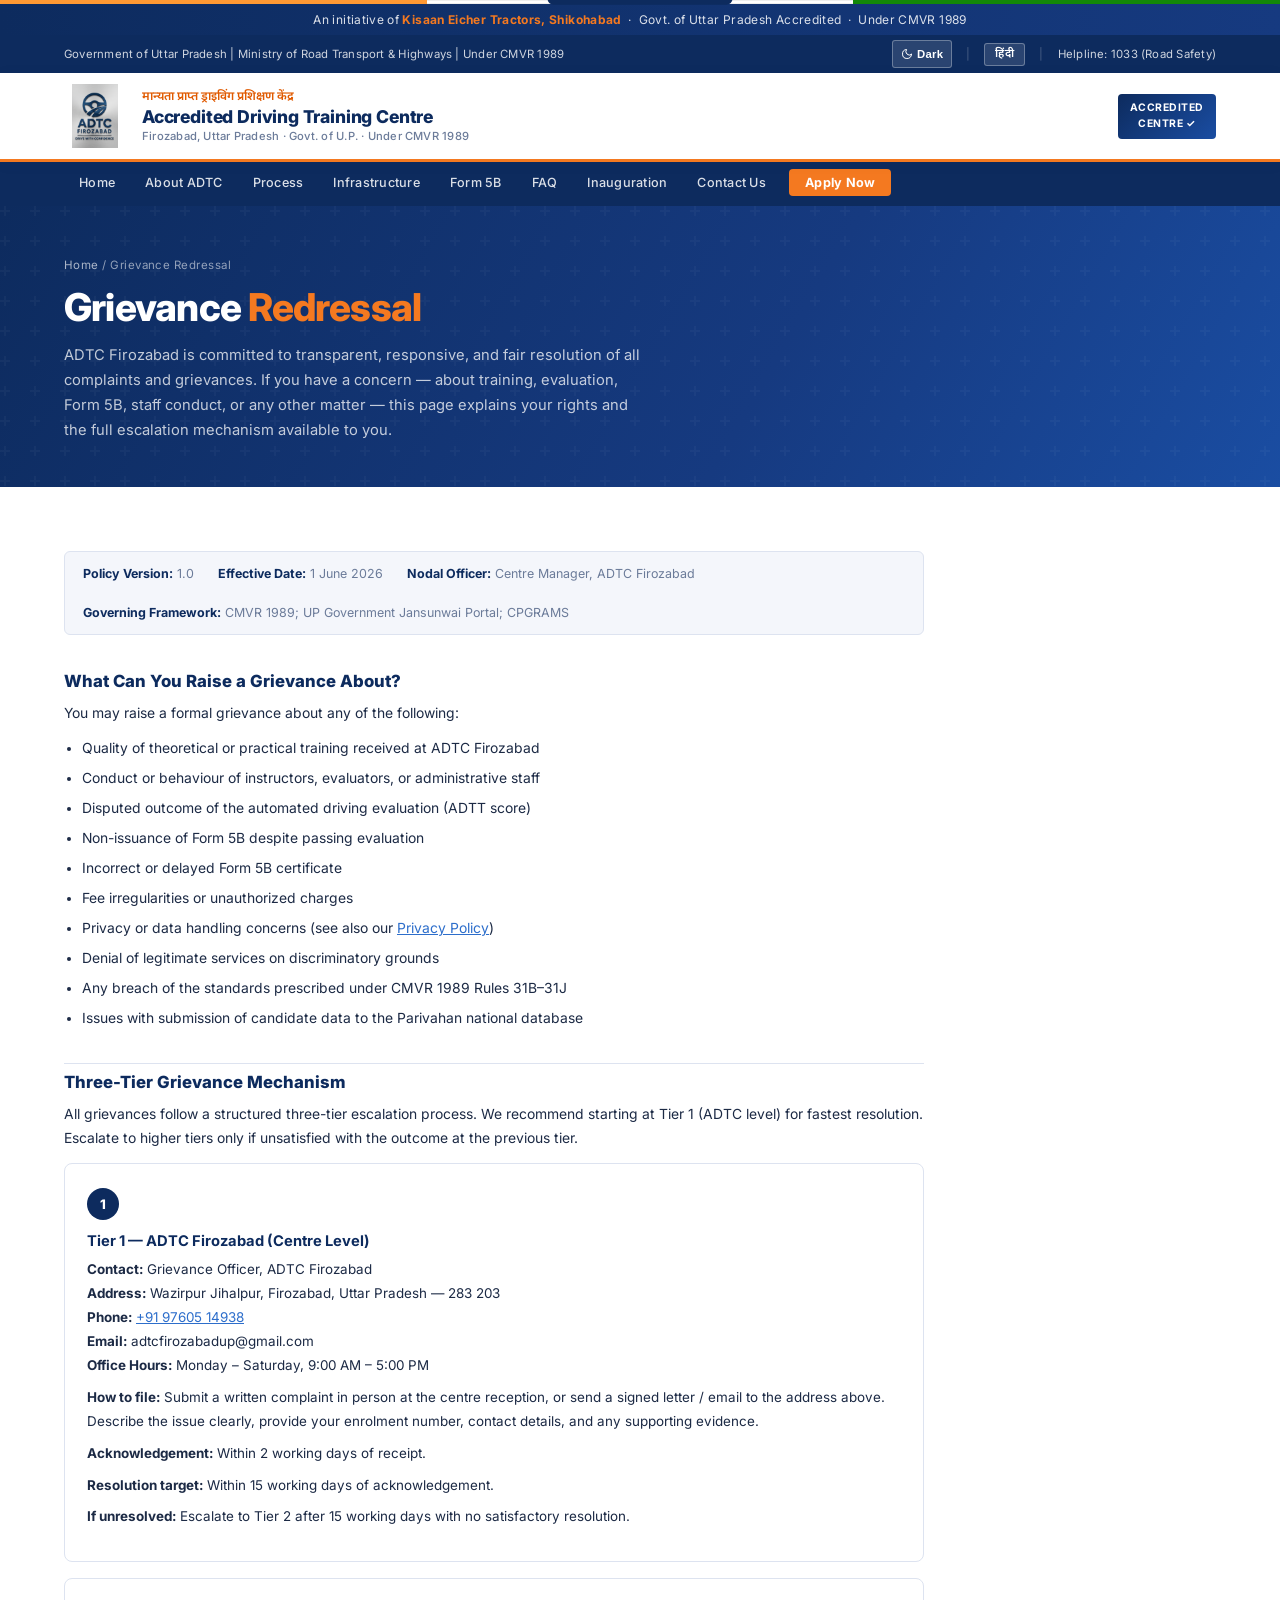
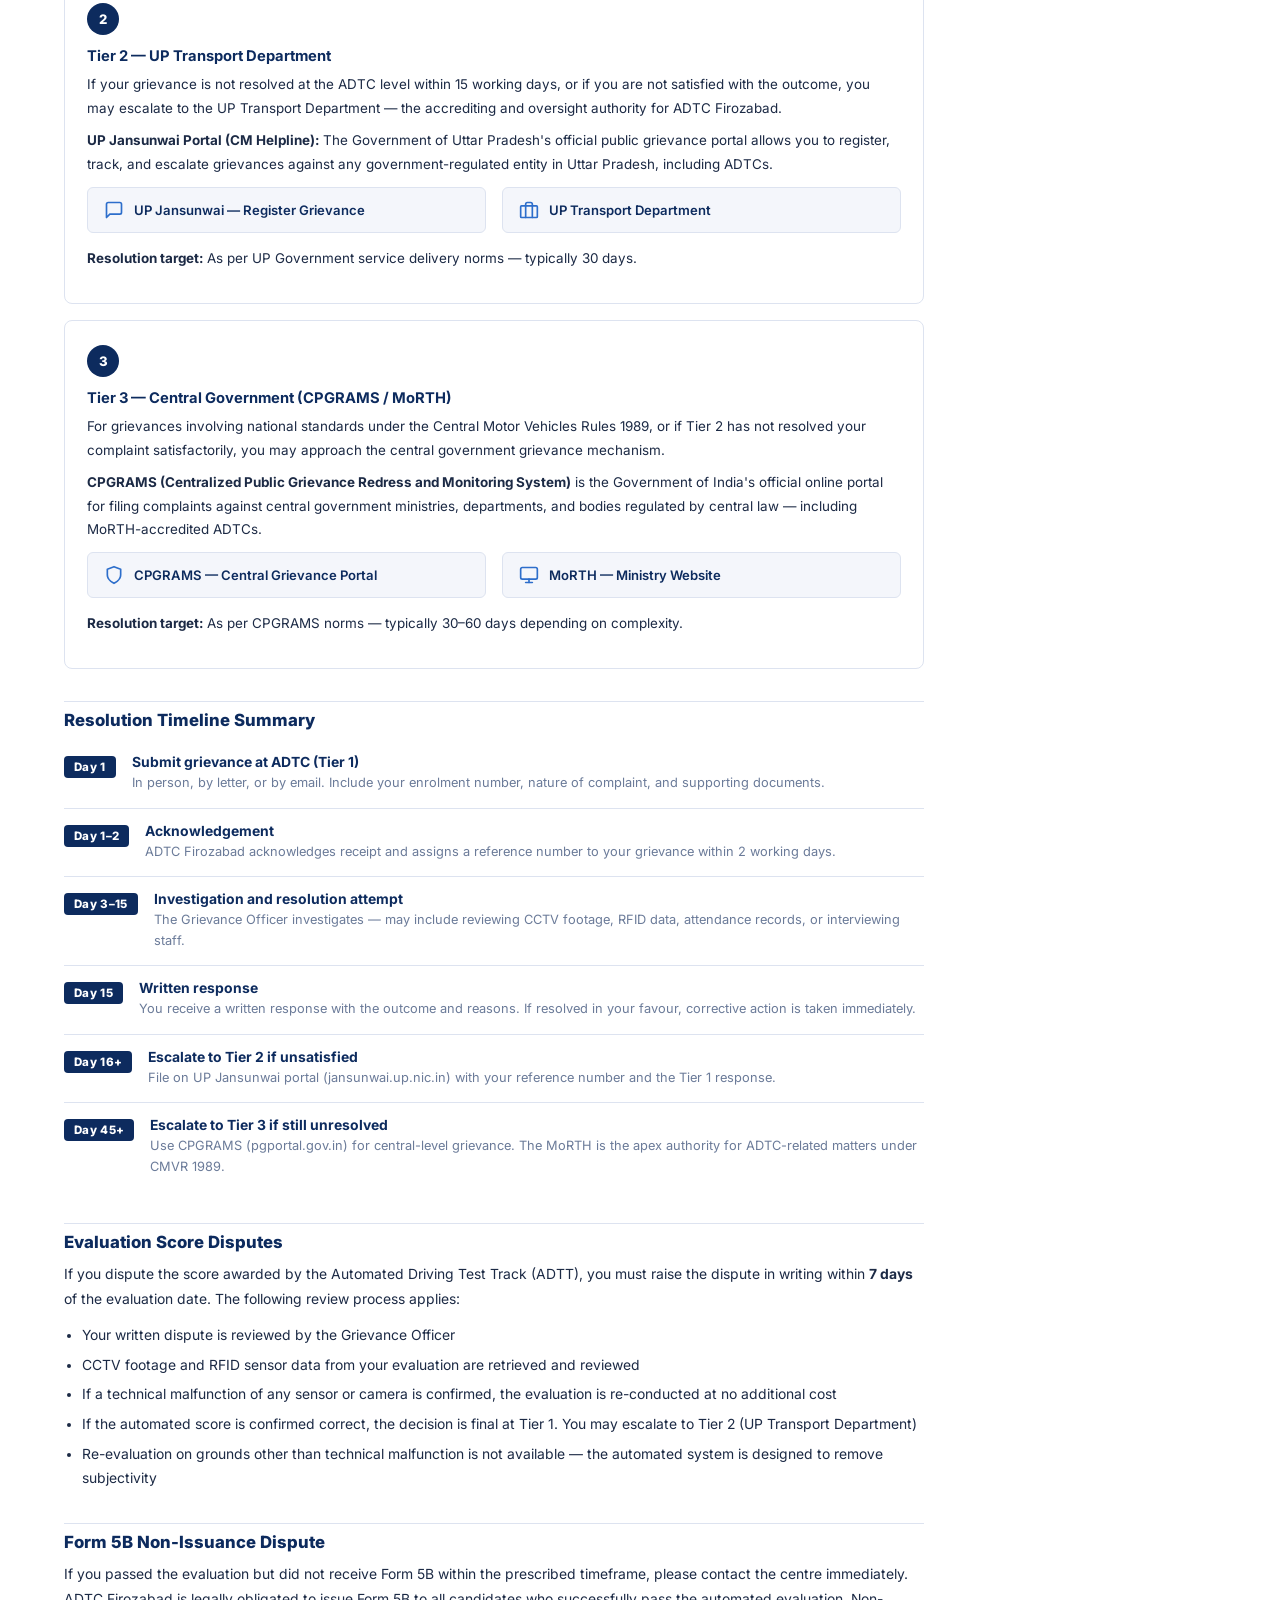
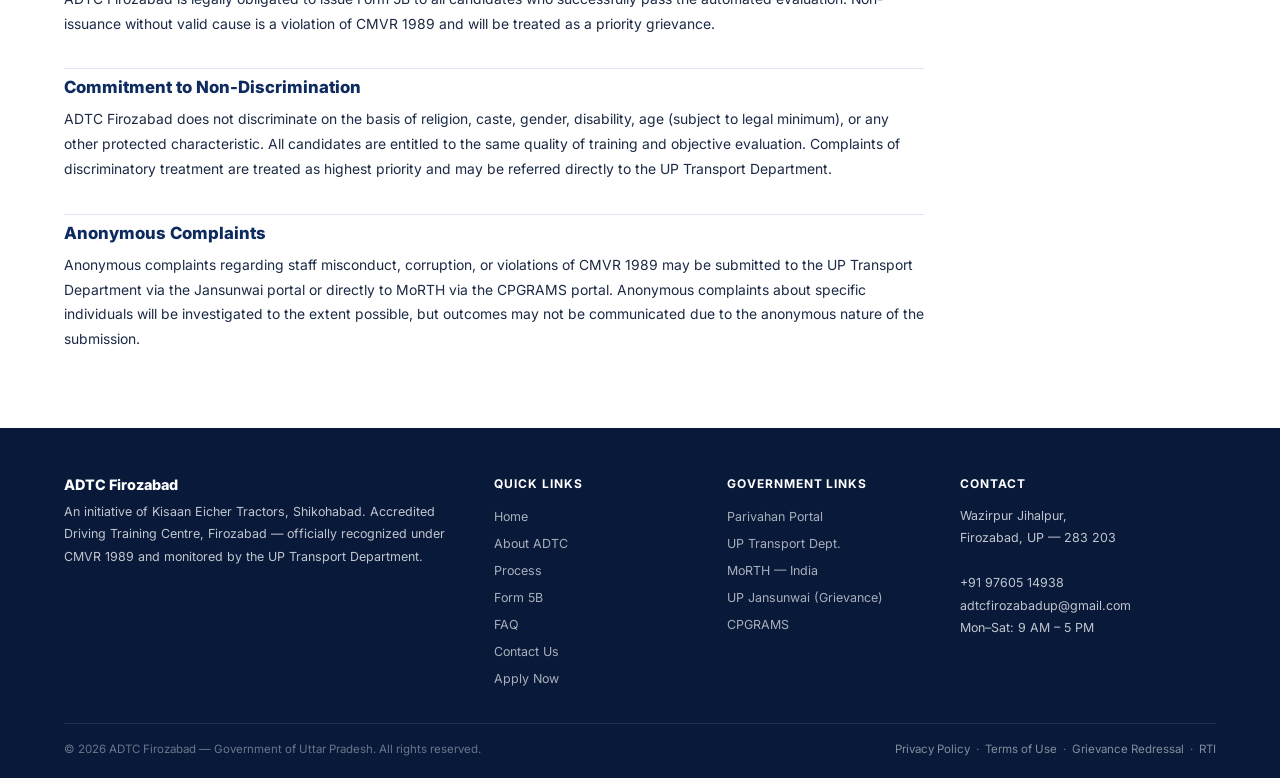
<file: grievance.html>
﻿<!DOCTYPE html>
<html lang="en">
<head>
  <meta charset="UTF-8"/>
  <link rel="icon" type="image/png" href="logo/Gemini_Generated_Image_n7xuzqn7xuzqn7xu.png"/>
  <meta name="viewport" content="width=device-width, initial-scale=1.0"/>
  <title>Grievance Redressal | ADTC Firozabad</title>
  <link rel="stylesheet" href="styles.css"/>
  <style>
    .policy-body { max-width: 860px; }
    .policy-body h2 { font-size: 1.05rem; font-weight: 800; color: var(--navy); margin: 32px 0 10px; padding-top: 8px; border-top: 1px solid var(--border); }
    .policy-body h2:first-of-type { border-top: none; margin-top: 0; }
    .policy-body h3 { font-size: .90rem; font-weight: 700; color: var(--navy); margin: 18px 0 6px; }
    .policy-body p { font-size: .87rem; color: var(--text); line-height: 1.78; margin-bottom: 12px; }
    .policy-body ul { margin: 8px 0 12px 18px; }
    .policy-body ul li { font-size: .87rem; color: var(--text); line-height: 1.72; margin-bottom: 6px; }
    .policy-meta { display: flex; gap: 24px; flex-wrap: wrap; background: var(--off); border: 1px solid var(--border); border-radius: 6px; padding: 14px 18px; margin-bottom: 28px; font-size: .78rem; color: var(--muted); }
    .policy-meta strong { color: var(--navy); }
    .tier-card { border: 1px solid var(--border); border-radius: 8px; padding: 24px 22px; margin-bottom: 16px; }
    .tier-card .tier-num { width: 32px; height: 32px; border-radius: 50%; background: var(--navy); color: #fff; font-size: .82rem; font-weight: 800; display: flex; align-items: center; justify-content: center; margin-bottom: 12px; }
    .tier-card h3 { margin: 0 0 8px; font-size: .92rem; }
    .tier-card p { margin: 0 0 8px; font-size: .84rem; }
    .ext-portal { display: flex; gap: 16px; flex-wrap: wrap; margin-top: 10px; }
    .ext-portal a { display: flex; gap: 10px; align-items: center; background: var(--off); border: 1px solid var(--border); border-radius: 6px; padding: 12px 16px; text-decoration: none; color: var(--navy); font-size: .82rem; font-weight: 600; transition: box-shadow .2s; flex: 1; min-width: 200px; }
    .ext-portal a:hover { box-shadow: 0 4px 14px rgba(13,43,94,.12); }
    .ext-portal a svg { flex-shrink: 0; color: var(--sky); }
    .timeline { display: flex; flex-direction: column; gap: 0; }
    .tl-item { display: flex; gap: 16px; align-items: flex-start; padding: 14px 0; border-bottom: 1px solid var(--border); }
    .tl-item:last-child { border-bottom: none; }
    .tl-day { background: var(--navy); color: #fff; font-size: .72rem; font-weight: 800; padding: 4px 10px; border-radius: 4px; flex-shrink: 0; white-space: nowrap; margin-top: 2px; letter-spacing: .03em; }
    .tl-text h4 { font-size: .87rem; font-weight: 700; color: var(--navy); margin-bottom: 3px; }
    .tl-text p { font-size: .80rem; color: var(--muted); line-height: 1.6; margin: 0; }
  </style>
</head>
<body>

<a href="#main-content" class="skip-link" data-key="skip">Skip to Main Content</a>
<div class="tricolor-bar"><div class="tc-saffron"></div><div class="tc-white"></div><div class="tc-green"></div></div>

<div class="ownership-bar">
  An initiative of <strong>Kisaan Eicher Tractors, Shikohabad</strong> &nbsp;&middot;&nbsp; Govt. of Uttar Pradesh Accredited &nbsp;&middot;&nbsp; Under CMVR 1989
</div>
<div class="top-strip">
  <span class="strip-left" data-key="govt-strip">Government of Uttar Pradesh | Ministry of Road Transport &amp; Highways | Under CMVR 1989</span>
  <div class="strip-right">
    <button class="dark-btn" id="dark-toggle" aria-label="Toggle dark mode"><svg viewBox="0 0 24 24" fill="none" stroke="currentColor" stroke-width="2" stroke-linecap="round" stroke-linejoin="round"><path d="M21 12.79A9 9 0 1 1 11.21 3 7 7 0 0 0 21 12.79z"/></svg><span id="dark-label">Dark</span></button>
    <span class="strip-divider">|</span><button class="lang-btn" id="lang-toggle">हिंदी</button>
    <span class="strip-divider">|</span>
    <a href="tel:1033" data-key="helpline">Helpline: 1033 (Road Safety)</a>
  </div>
</div>
<header>
  <div class="logo-emblem" aria-hidden="true">
    <img src="logo/Gemini_Generated_Image_n7xuzqn7xuzqn7xu.png" alt="ADTC Firozabad" style="height:64px;width:auto;object-fit:contain;display:block;"/>
  </div>
  <div class="logo-text">
    <div class="hindi-name">मान्यता प्राप्त ड्राइविंग प्रशिक्षण केंद्र</div>
    <div class="main-name" data-key="centre-name">Accredited Driving Training Centre</div>
    <div class="sub-name" data-key="centre-sub">Firozabad, Uttar Pradesh · Govt. of U.P. · Under CMVR 1989</div>
  </div>
  <div class="header-badge" data-key="acc-badge">ACCREDITED&#10;CENTRE ✓</div>
</header>
<nav role="navigation" aria-label="Main navigation">
  <ul class="nav-links" id="navLinks">
    <li><a href="index.html" data-key="nav-home">Home</a></li>
    <li><a href="about.html" data-key="nav-about">About ADTC</a></li>
    <li><a href="process.html" data-key="nav-process">Process</a></li>
    <li><a href="infrastructure.html" data-key="nav-infra">Infrastructure</a></li>
    <li><a href="form5b.html" data-key="nav-form5b">Form 5B</a></li>
    <li><a href="faq.html" data-key="nav-faq">FAQ</a></li>
    <li><a href="inauguration.html">Inauguration</a></li>
    <li><a href="contact.html" data-key="nav-contact">Contact Us</a></li>
    <li><a href="enroll.html" class="nav-cta" data-key="nav-apply">Apply Now</a></li>
  </ul>
  <button class="hamburger" id="hamburger" aria-label="Open menu"><span></span><span></span><span></span></button>
</nav>

<main id="main-content" tabindex="-1">
  <div class="page-hero">
    <div class="page-hero-inner">
      <div class="page-hero-crumb"><a href="index.html">Home</a> / <span>Grievance Redressal</span></div>
      <h1>Grievance <span>Redressal</span></h1>
      <p>ADTC Firozabad is committed to transparent, responsive, and fair resolution of all complaints and grievances. If you have a concern — about training, evaluation, Form 5B, staff conduct, or any other matter — this page explains your rights and the full escalation mechanism available to you.</p>
    </div>
  </div>

  <section class="section">
    <div class="policy-body">

      <div class="policy-meta">
        <div><strong>Policy Version:</strong> 1.0</div>
        <div><strong>Effective Date:</strong> 1 June 2026</div>
        <div><strong>Nodal Officer:</strong> Centre Manager, ADTC Firozabad</div>
        <div><strong>Governing Framework:</strong> CMVR 1989; UP Government Jansunwai Portal; CPGRAMS</div>
      </div>

      <h2>What Can You Raise a Grievance About?</h2>
      <p>You may raise a formal grievance about any of the following:</p>
      <ul>
        <li>Quality of theoretical or practical training received at ADTC Firozabad</li>
        <li>Conduct or behaviour of instructors, evaluators, or administrative staff</li>
        <li>Disputed outcome of the automated driving evaluation (ADTT score)</li>
        <li>Non-issuance of Form 5B despite passing evaluation</li>
        <li>Incorrect or delayed Form 5B certificate</li>
        <li>Fee irregularities or unauthorized charges</li>
        <li>Privacy or data handling concerns (see also our <a href="privacy.html" style="color:var(--sky);">Privacy Policy</a>)</li>
        <li>Denial of legitimate services on discriminatory grounds</li>
        <li>Any breach of the standards prescribed under CMVR 1989 Rules 31B–31J</li>
        <li>Issues with submission of candidate data to the Parivahan national database</li>
      </ul>

      <h2>Three-Tier Grievance Mechanism</h2>
      <p>All grievances follow a structured three-tier escalation process. We recommend starting at Tier 1 (ADTC level) for fastest resolution. Escalate to higher tiers only if unsatisfied with the outcome at the previous tier.</p>

      <div class="tier-card">
        <div class="tier-num">1</div>
        <h3>Tier 1 — ADTC Firozabad (Centre Level)</h3>
        <p><strong>Contact:</strong> Grievance Officer, ADTC Firozabad<br>
        <strong>Address:</strong> Wazirpur Jihalpur, Firozabad, Uttar Pradesh — 283 203<br>
        <strong>Phone:</strong> <a href="tel:+919760514938" style="color:var(--sky);">+91 97605 14938</a><br>
        <strong>Email:</strong> adtcfirozabadup@gmail.com<br>
        <strong>Office Hours:</strong> Monday – Saturday, 9:00 AM – 5:00 PM</p>
        <p><strong>How to file:</strong> Submit a written complaint in person at the centre reception, or send a signed letter / email to the address above. Describe the issue clearly, provide your enrolment number, contact details, and any supporting evidence.</p>
        <p><strong>Acknowledgement:</strong> Within 2 working days of receipt.</p>
        <p><strong>Resolution target:</strong> Within 15 working days of acknowledgement.</p>
        <p><strong>If unresolved:</strong> Escalate to Tier 2 after 15 working days with no satisfactory resolution.</p>
      </div>

      <div class="tier-card">
        <div class="tier-num">2</div>
        <h3>Tier 2 — UP Transport Department</h3>
        <p>If your grievance is not resolved at the ADTC level within 15 working days, or if you are not satisfied with the outcome, you may escalate to the UP Transport Department — the accrediting and oversight authority for ADTC Firozabad.</p>
        <p><strong>UP Jansunwai Portal (CM Helpline):</strong> The Government of Uttar Pradesh's official public grievance portal allows you to register, track, and escalate grievances against any government-regulated entity in Uttar Pradesh, including ADTCs.</p>
        <div class="ext-portal">
          <a href="https://jansunwai.up.nic.in/" target="_blank" rel="noopener noreferrer">
            <svg viewBox="0 0 24 24" fill="none" stroke="currentColor" stroke-width="2" stroke-linecap="round" stroke-linejoin="round" width="20" height="20" aria-hidden="true"><path d="M21 15a2 2 0 01-2 2H7l-4 4V5a2 2 0 012-2h14a2 2 0 012 2z"/></svg>
            UP Jansunwai — Register Grievance
          </a>
          <a href="https://uptransport.upsdc.gov.in/" target="_blank" rel="noopener noreferrer">
            <svg viewBox="0 0 24 24" fill="none" stroke="currentColor" stroke-width="2" stroke-linecap="round" stroke-linejoin="round" width="20" height="20" aria-hidden="true"><rect x="2" y="7" width="20" height="14" rx="1"/><path d="M16 21V5a2 2 0 00-2-2h-4a2 2 0 00-2 2v16"/></svg>
            UP Transport Department
          </a>
        </div>
        <p style="margin-top:14px;"><strong>Resolution target:</strong> As per UP Government service delivery norms — typically 30 days.</p>
      </div>

      <div class="tier-card">
        <div class="tier-num">3</div>
        <h3>Tier 3 — Central Government (CPGRAMS / MoRTH)</h3>
        <p>For grievances involving national standards under the Central Motor Vehicles Rules 1989, or if Tier 2 has not resolved your complaint satisfactorily, you may approach the central government grievance mechanism.</p>
        <p><strong>CPGRAMS (Centralized Public Grievance Redress and Monitoring System)</strong> is the Government of India's official online portal for filing complaints against central government ministries, departments, and bodies regulated by central law — including MoRTH-accredited ADTCs.</p>
        <div class="ext-portal">
          <a href="https://pgportal.gov.in/" target="_blank" rel="noopener noreferrer">
            <svg viewBox="0 0 24 24" fill="none" stroke="currentColor" stroke-width="2" stroke-linecap="round" stroke-linejoin="round" width="20" height="20" aria-hidden="true"><path d="M12 22s8-4 8-10V5l-8-3-8 3v7c0 6 8 10 8 10z"/></svg>
            CPGRAMS — Central Grievance Portal
          </a>
          <a href="https://morth.nic.in/" target="_blank" rel="noopener noreferrer">
            <svg viewBox="0 0 24 24" fill="none" stroke="currentColor" stroke-width="2" stroke-linecap="round" stroke-linejoin="round" width="20" height="20" aria-hidden="true"><rect x="2" y="3" width="20" height="14" rx="2"/><line x1="8" y1="21" x2="16" y2="21"/><line x1="12" y1="17" x2="12" y2="21"/></svg>
            MoRTH — Ministry Website
          </a>
        </div>
        <p style="margin-top:14px;"><strong>Resolution target:</strong> As per CPGRAMS norms — typically 30–60 days depending on complexity.</p>
      </div>

      <h2>Resolution Timeline Summary</h2>
      <div class="timeline">
        <div class="tl-item">
          <div class="tl-day">Day 1</div>
          <div class="tl-text"><h4>Submit grievance at ADTC (Tier 1)</h4><p>In person, by letter, or by email. Include your enrolment number, nature of complaint, and supporting documents.</p></div>
        </div>
        <div class="tl-item">
          <div class="tl-day">Day 1–2</div>
          <div class="tl-text"><h4>Acknowledgement</h4><p>ADTC Firozabad acknowledges receipt and assigns a reference number to your grievance within 2 working days.</p></div>
        </div>
        <div class="tl-item">
          <div class="tl-day">Day 3–15</div>
          <div class="tl-text"><h4>Investigation and resolution attempt</h4><p>The Grievance Officer investigates — may include reviewing CCTV footage, RFID data, attendance records, or interviewing staff.</p></div>
        </div>
        <div class="tl-item">
          <div class="tl-day">Day 15</div>
          <div class="tl-text"><h4>Written response</h4><p>You receive a written response with the outcome and reasons. If resolved in your favour, corrective action is taken immediately.</p></div>
        </div>
        <div class="tl-item">
          <div class="tl-day">Day 16+</div>
          <div class="tl-text"><h4>Escalate to Tier 2 if unsatisfied</h4><p>File on UP Jansunwai portal (jansunwai.up.nic.in) with your reference number and the Tier 1 response.</p></div>
        </div>
        <div class="tl-item">
          <div class="tl-day">Day 45+</div>
          <div class="tl-text"><h4>Escalate to Tier 3 if still unresolved</h4><p>Use CPGRAMS (pgportal.gov.in) for central-level grievance. The MoRTH is the apex authority for ADTC-related matters under CMVR 1989.</p></div>
        </div>
      </div>

      <h2>Evaluation Score Disputes</h2>
      <p>If you dispute the score awarded by the Automated Driving Test Track (ADTT), you must raise the dispute in writing within <strong>7 days</strong> of the evaluation date. The following review process applies:</p>
      <ul>
        <li>Your written dispute is reviewed by the Grievance Officer</li>
        <li>CCTV footage and RFID sensor data from your evaluation are retrieved and reviewed</li>
        <li>If a technical malfunction of any sensor or camera is confirmed, the evaluation is re-conducted at no additional cost</li>
        <li>If the automated score is confirmed correct, the decision is final at Tier 1. You may escalate to Tier 2 (UP Transport Department)</li>
        <li>Re-evaluation on grounds other than technical malfunction is not available — the automated system is designed to remove subjectivity</li>
      </ul>

      <h2>Form 5B Non-Issuance Dispute</h2>
      <p>If you passed the evaluation but did not receive Form 5B within the prescribed timeframe, please contact the centre immediately. ADTC Firozabad is legally obligated to issue Form 5B to all candidates who successfully pass the automated evaluation. Non-issuance without valid cause is a violation of CMVR 1989 and will be treated as a priority grievance.</p>

      <h2>Commitment to Non-Discrimination</h2>
      <p>ADTC Firozabad does not discriminate on the basis of religion, caste, gender, disability, age (subject to legal minimum), or any other protected characteristic. All candidates are entitled to the same quality of training and objective evaluation. Complaints of discriminatory treatment are treated as highest priority and may be referred directly to the UP Transport Department.</p>

      <h2>Anonymous Complaints</h2>
      <p>Anonymous complaints regarding staff misconduct, corruption, or violations of CMVR 1989 may be submitted to the UP Transport Department via the Jansunwai portal or directly to MoRTH via the CPGRAMS portal. Anonymous complaints about specific individuals will be investigated to the extent possible, but outcomes may not be communicated due to the anonymous nature of the submission.</p>

    </div>
  </section>
</main>

<footer>
  <div class="footer-grid">
    <div class="footer-col"><div class="footer-brand" data-key="f-brand">ADTC Firozabad</div><p>An initiative of Kisaan Eicher Tractors, Shikohabad. Accredited Driving Training Centre, Firozabad — officially recognized under CMVR 1989 and monitored by the UP Transport Department.</p></div>
    <div class="footer-col"><h4 data-key="f-h2">Quick Links</h4><ul><li><a href="index.html">Home</a></li><li><a href="about.html">About ADTC</a></li><li><a href="process.html">Process</a></li><li><a href="form5b.html">Form 5B</a></li><li><a href="faq.html">FAQ</a></li><li><a href="contact.html">Contact Us</a></li><li><a href="enroll.html">Apply Now</a></li></ul></div>
    <div class="footer-col"><h4 data-key="f-h3">Government Links</h4><ul><li><a href="https://parivahan.gov.in/" target="_blank" rel="noopener noreferrer">Parivahan Portal</a></li><li><a href="https://uptransport.upsdc.gov.in/" target="_blank" rel="noopener noreferrer">UP Transport Dept.</a></li><li><a href="https://morth.nic.in/" target="_blank" rel="noopener noreferrer">MoRTH — India</a></li><li><a href="https://jansunwai.up.nic.in/" target="_blank" rel="noopener noreferrer">UP Jansunwai (Grievance)</a></li><li><a href="https://pgportal.gov.in/" target="_blank" rel="noopener noreferrer">CPGRAMS</a></li></ul></div>
    <div class="footer-col"><h4 data-key="f-h4">Contact</h4><p>Wazirpur Jihalpur,<br>Firozabad, UP — 283 203<br><br>+91 97605 14938<br>adtcfirozabadup@gmail.com<br>Mon–Sat: 9 AM – 5 PM</p></div>
  </div>
  <div class="footer-bottom">
    <span data-key="f-copy">© 2026 ADTC Firozabad — Government of Uttar Pradesh. All rights reserved.</span>
    <span><a href="privacy.html" data-key="f-privacy">Privacy Policy</a> &nbsp;·&nbsp; <a href="terms.html" data-key="f-terms">Terms of Use</a> &nbsp;·&nbsp; <a href="grievance.html" data-key="f-grievance">Grievance Redressal</a> &nbsp;·&nbsp; <a href="rti.html" data-key="f-rti">RTI</a></span>
  </div>
</footer>
<button id="backTop" aria-label="Back to top"><svg viewBox="0 0 24 24" fill="none" stroke="currentColor" stroke-width="2.5" stroke-linecap="round" stroke-linejoin="round" aria-hidden="true"><line x1="12" y1="19" x2="12" y2="5"/><polyline points="5,12 12,5 19,12"/></svg></button>
<script src="script.js"></script>
</body>
</html>
</file>
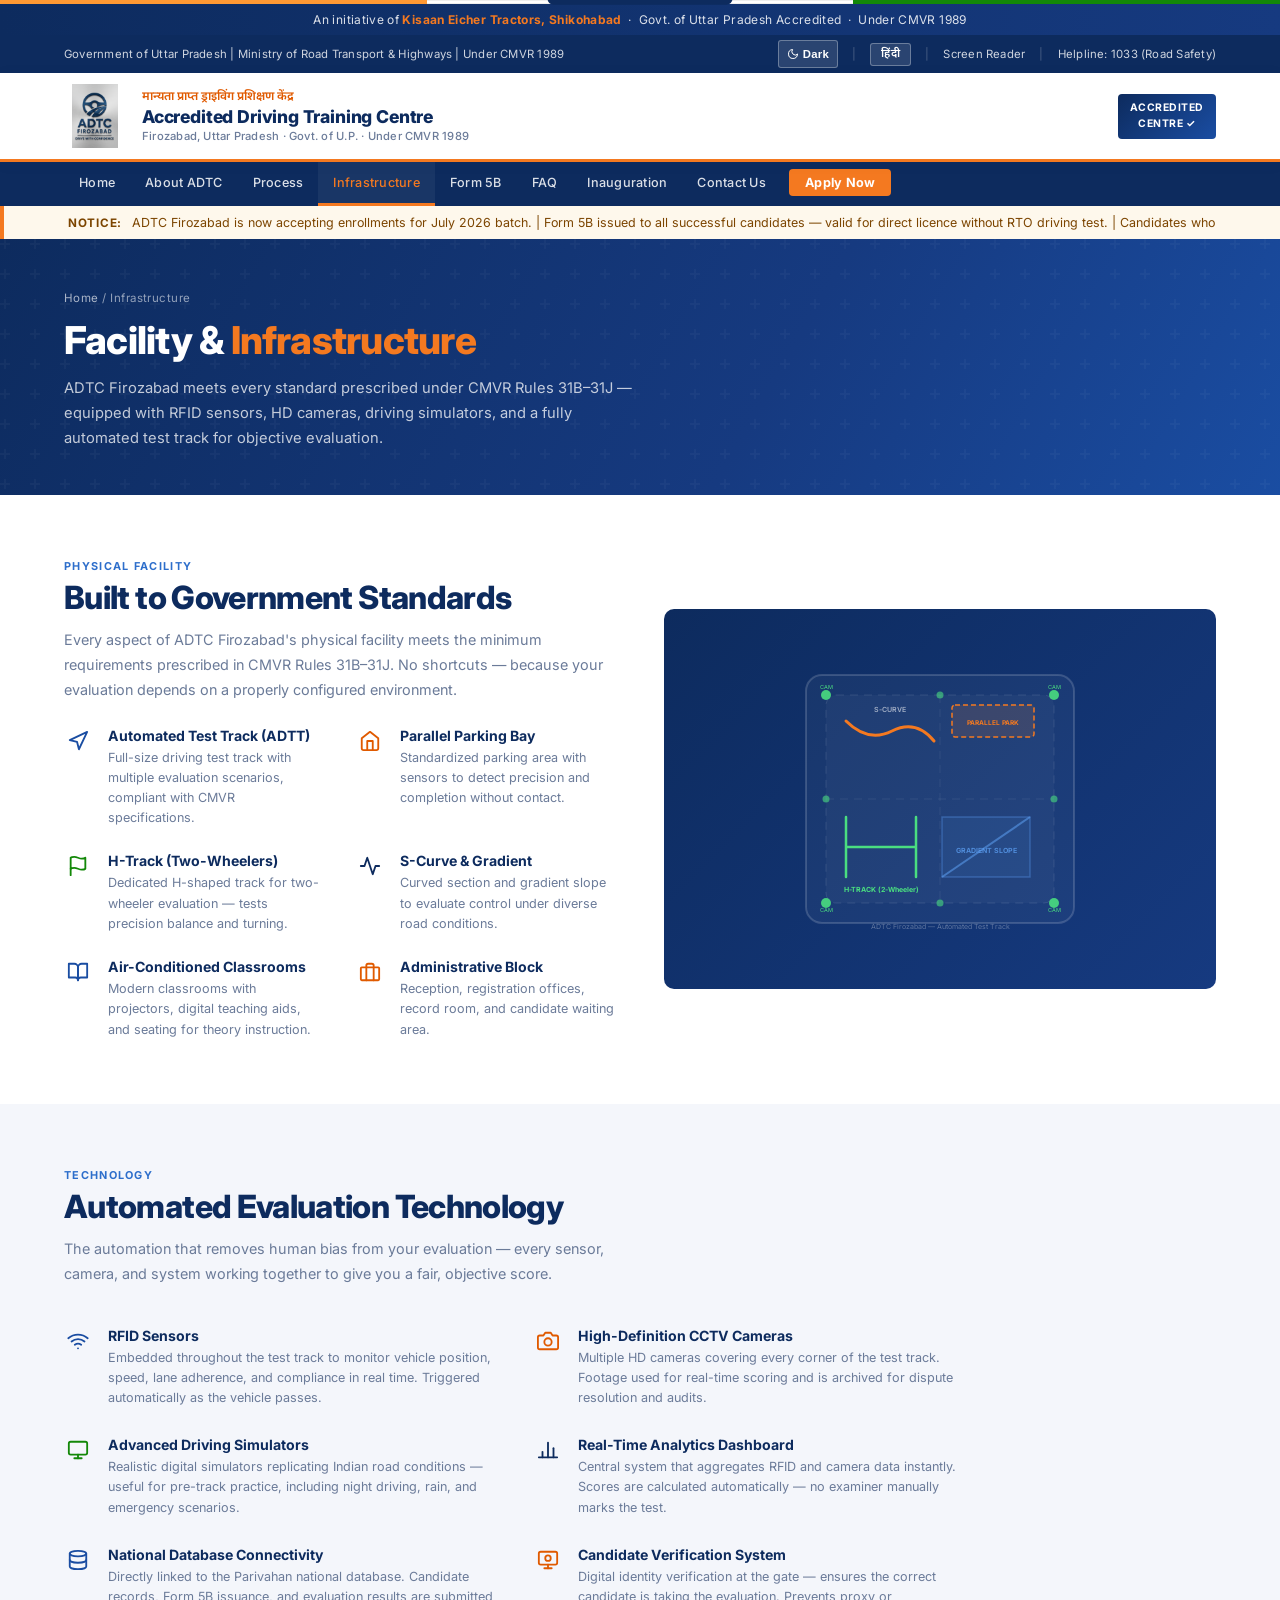
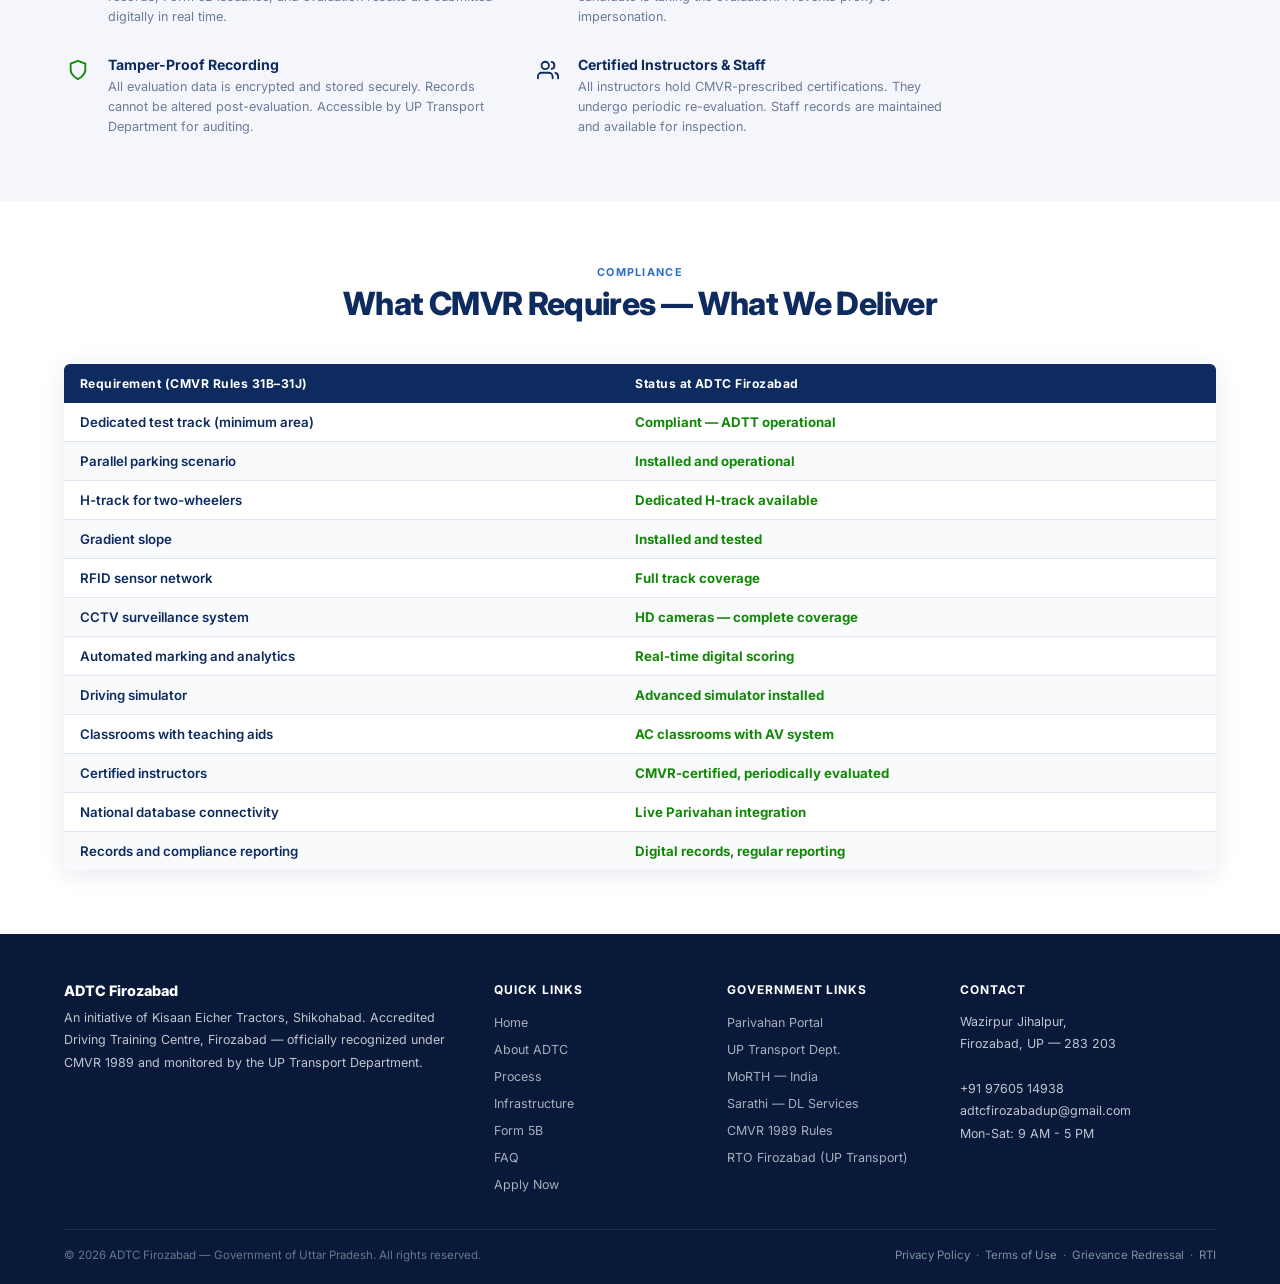
<file: infrastructure.html>
﻿<!DOCTYPE html>
<html lang="en">
<head>
  <meta charset="UTF-8"/>
  <link rel="icon" type="image/png" href="logo/Gemini_Generated_Image_n7xuzqn7xuzqn7xu.png"/>
  <meta name="viewport" content="width=device-width, initial-scale=1.0"/>
  <title>Infrastructure | ADTC Firozabad</title>
  <link rel="stylesheet" href="styles.css"/>
</head>
<body>

<a href="#main-content" class="skip-link" data-key="skip">Skip to Main Content</a>
<div class="tricolor-bar"><div class="tc-saffron"></div><div class="tc-white"></div><div class="tc-green"></div></div>

<div class="ownership-bar">
  An initiative of <strong>Kisaan Eicher Tractors, Shikohabad</strong> &nbsp;&middot;&nbsp; Govt. of Uttar Pradesh Accredited &nbsp;&middot;&nbsp; Under CMVR 1989
</div>
<div class="top-strip">
  <span class="strip-left" data-key="govt-strip">Government of Uttar Pradesh | Ministry of Road Transport &amp; Highways | Under CMVR 1989</span>
  <div class="strip-right">
    <button class="dark-btn" id="dark-toggle" aria-label="Toggle dark mode"><svg viewBox="0 0 24 24" fill="none" stroke="currentColor" stroke-width="2" stroke-linecap="round" stroke-linejoin="round"><path d="M21 12.79A9 9 0 1 1 11.21 3 7 7 0 0 0 21 12.79z"/></svg><span id="dark-label">Dark</span></button>
    <span class="strip-divider">|</span><button class="lang-btn" id="lang-toggle">हिंदी</button>
    <span class="strip-divider">|</span>
    <a href="#main-content" data-key="screen">Screen Reader</a>
    <span class="strip-divider">|</span>
    <a href="tel:1033" data-key="helpline">Helpline: 1033 (Road Safety)</a>
  </div>
</div>
<header>
  <div class="logo-emblem" aria-hidden="true">
    <img src="logo/Gemini_Generated_Image_n7xuzqn7xuzqn7xu.png" alt="ADTC Firozabad" style="height:64px;width:auto;object-fit:contain;display:block;"/>
  </div>
  <div class="logo-text">
    <div class="hindi-name">मान्यता प्राप्त ड्राइविंग प्रशिक्षण केंद्र</div>
    <div class="main-name" data-key="centre-name">Accredited Driving Training Centre</div>
    <div class="sub-name" data-key="centre-sub">Firozabad, Uttar Pradesh · Govt. of U.P. · Under CMVR 1989</div>
  </div>
  <div class="header-badge" data-key="acc-badge">ACCREDITED&#10;CENTRE ✓</div>
</header>
<nav role="navigation" aria-label="Main navigation">
  <ul class="nav-links" id="navLinks">
    <li><a href="index.html" data-key="nav-home">Home</a></li>
    <li><a href="about.html" data-key="nav-about">About ADTC</a></li>
    <li><a href="process.html" data-key="nav-process">Process</a></li>
    <li><a href="infrastructure.html" data-key="nav-infra">Infrastructure</a></li>
    <li><a href="form5b.html" data-key="nav-form5b">Form 5B</a></li>
    <li><a href="faq.html" data-key="nav-faq">FAQ</a></li>
    <li><a href="inauguration.html">Inauguration</a></li>
    <li><a href="contact.html" data-key="nav-contact">Contact Us</a></li>
    <li><a href="enroll.html" class="nav-cta" data-key="nav-apply">Apply Now</a></li>
  </ul>
  <button class="hamburger" id="hamburger" aria-label="Open menu"><span></span><span></span><span></span></button>
</nav>
<div class="notice-bar"><span class="notice-label" data-key="notice-label">NOTICE:</span><div class="notice-track-wrap"><span class="notice-track" data-key="notice-text">ADTC Firozabad is now accepting enrollments for July 2026 batch. | Fully automated test track — RFID, HD cameras, real-time analytics.</span></div></div>

<main id="main-content" tabindex="-1">

  <div class="page-hero">
    <div class="page-hero-inner">
      <div class="page-hero-crumb"><a href="index.html">Home</a> / <span>Infrastructure</span></div>
      <h1>Facility &amp; <span>Infrastructure</span></h1>
      <p>ADTC Firozabad meets every standard prescribed under CMVR Rules 31B–31J — equipped with RFID sensors, HD cameras, driving simulators, and a fully automated test track for objective evaluation.</p>
    </div>
  </div>

  <!-- PHYSICAL INFRA -->
  <section class="section">
    <div class="grid-2 grid-2-center">
      <div>
        <span class="section-label">Physical Facility</span>
        <h2 class="section-title">Built to Government Standards</h2>
        <p style="font-size:.90rem;color:var(--muted);line-height:1.75;margin-bottom:24px;">Every aspect of ADTC Firozabad's physical facility meets the minimum requirements prescribed in CMVR Rules 31B–31J. No shortcuts — because your evaluation depends on a properly configured environment.</p>
        <div class="features-2col">
          <div class="feature-item">
            <div class="icon-box ib-blue"><svg viewBox="0 0 24 24" fill="none" stroke="currentColor" stroke-width="2" stroke-linecap="round" stroke-linejoin="round" aria-hidden="true"><polygon points="3,11 22,2 13,21 11,13 3,11"/></svg></div>
            <div><h4>Automated Test Track (ADTT)</h4><p>Full-size driving test track with multiple evaluation scenarios, compliant with CMVR specifications.</p></div>
          </div>
          <div class="feature-item">
            <div class="icon-box ib-org"><svg viewBox="0 0 24 24" fill="none" stroke="currentColor" stroke-width="2" stroke-linecap="round" stroke-linejoin="round" aria-hidden="true"><path d="M3 9l9-7 9 7v11a2 2 0 01-2 2H5a2 2 0 01-2-2z"/><polyline points="9,22 9,12 15,12 15,22"/></svg></div>
            <div><h4>Parallel Parking Bay</h4><p>Standardized parking area with sensors to detect precision and completion without contact.</p></div>
          </div>
          <div class="feature-item">
            <div class="icon-box ib-green"><svg viewBox="0 0 24 24" fill="none" stroke="currentColor" stroke-width="2" stroke-linecap="round" stroke-linejoin="round" aria-hidden="true"><path d="M4 15s1-1 4-1 5 2 8 2 4-1 4-1V3s-1 1-4 1-5-2-8-2-4 1-4 1z"/><line x1="4" y1="22" x2="4" y2="15"/></svg></div>
            <div><h4>H-Track (Two-Wheelers)</h4><p>Dedicated H-shaped track for two-wheeler evaluation — tests precision balance and turning.</p></div>
          </div>
          <div class="feature-item">
            <div class="icon-box ib-navy"><svg viewBox="0 0 24 24" fill="none" stroke="currentColor" stroke-width="2" stroke-linecap="round" stroke-linejoin="round" aria-hidden="true"><polyline points="22,12 18,12 15,21 9,3 6,12 2,12"/></svg></div>
            <div><h4>S-Curve &amp; Gradient</h4><p>Curved section and gradient slope to evaluate control under diverse road conditions.</p></div>
          </div>
          <div class="feature-item">
            <div class="icon-box ib-blue"><svg viewBox="0 0 24 24" fill="none" stroke="currentColor" stroke-width="2" stroke-linecap="round" stroke-linejoin="round" aria-hidden="true"><path d="M2 3h6a4 4 0 014 4v14a3 3 0 00-3-3H2z"/><path d="M22 3h-6a4 4 0 00-4 4v14a3 3 0 013-3h7z"/></svg></div>
            <div><h4>Air-Conditioned Classrooms</h4><p>Modern classrooms with projectors, digital teaching aids, and seating for theory instruction.</p></div>
          </div>
          <div class="feature-item">
            <div class="icon-box ib-org"><svg viewBox="0 0 24 24" fill="none" stroke="currentColor" stroke-width="2" stroke-linecap="round" stroke-linejoin="round" aria-hidden="true"><rect x="2" y="7" width="20" height="14" rx="1"/><path d="M16 21V5a2 2 0 00-2-2h-4a2 2 0 00-2 2v16"/></svg></div>
            <div><h4>Administrative Block</h4><p>Reception, registration offices, record room, and candidate waiting area.</p></div>
          </div>
        </div>
      </div>
      <div>
        <div style="background:linear-gradient(135deg,#0d2b5e,#163a80);border-radius:10px;padding:32px;min-height:380px;display:flex;align-items:center;justify-content:center;">
          <svg viewBox="0 0 300 280" fill="none" xmlns="http://www.w3.org/2000/svg" style="width:100%;max-width:300px;" aria-label="ADTC Firozabad test track layout" role="img">
            <title>ADTC Test Track — Detailed Layout</title>
            <rect x="16" y="16" width="268" height="248" rx="16" fill="rgba(255,255,255,.04)" stroke="rgba(255,255,255,.16)" stroke-width="2"/>
            <rect x="36" y="36" width="228" height="208" rx="10" fill="rgba(255,255,255,.03)" stroke="rgba(255,255,255,.10)" stroke-dasharray="8 6"/>
            <!-- Grid lines -->
            <line x1="150" y1="36" x2="150" y2="244" stroke="rgba(255,255,255,.07)" stroke-width="1" stroke-dasharray="8 6"/>
            <line x1="36" y1="140" x2="264" y2="140" stroke="rgba(255,255,255,.07)" stroke-width="1" stroke-dasharray="8 6"/>
            <!-- S-CURVE -->
            <path d="M 56 62 Q 78 84 102 72 Q 126 60 144 82" stroke="#f47920" stroke-width="3" fill="none" stroke-linecap="round"/>
            <text x="100" y="53" font-size="7" fill="rgba(255,255,255,.58)" text-anchor="middle" font-family="Inter,sans-serif" font-weight="600">S-CURVE</text>
            <!-- PARALLEL PARK -->
            <rect x="162" y="46" width="82" height="32" rx="3" fill="rgba(244,121,32,.12)" stroke="#f47920" stroke-width="1.5" stroke-dasharray="5 3"/>
            <text x="203" y="66" font-size="6.5" fill="#f47920" text-anchor="middle" font-family="Inter,sans-serif" font-weight="700">PARALLEL PARK</text>
            <!-- H-TRACK -->
            <path d="M 56 158 L 56 218 M 56 188 L 126 188 M 126 158 L 126 218" stroke="#4ade80" stroke-width="2.5" fill="none" stroke-linecap="round"/>
            <text x="91" y="233" font-size="7" fill="#4ade80" text-anchor="middle" font-family="Inter,sans-serif" font-weight="700">H-TRACK (2-Wheeler)</text>
            <!-- GRADIENT -->
            <path d="M 152 158 L 240 158 L 240 218 L 152 218 Z" fill="rgba(96,165,250,.08)" stroke="rgba(96,165,250,.32)" stroke-width="1.5"/>
            <path d="M 152 218 L 240 158" stroke="rgba(96,165,250,.52)" stroke-width="2"/>
            <text x="196" y="194" font-size="7" fill="rgba(96,165,250,.72)" text-anchor="middle" font-family="Inter,sans-serif" font-weight="700">GRADIENT SLOPE</text>
            <!-- SENSOR NODES -->
            <circle cx="36" cy="36"  r="5" fill="#4ade80" opacity=".9"/>
            <circle cx="264" cy="36"  r="5" fill="#4ade80" opacity=".9"/>
            <circle cx="36" cy="244" r="5" fill="#4ade80" opacity=".9"/>
            <circle cx="264" cy="244" r="5" fill="#4ade80" opacity=".9"/>
            <circle cx="150" cy="36"  r="3.5" fill="#4ade80" opacity=".6"/>
            <circle cx="150" cy="244" r="3.5" fill="#4ade80" opacity=".6"/>
            <circle cx="36" cy="140"  r="3.5" fill="#4ade80" opacity=".6"/>
            <circle cx="264" cy="140" r="3.5" fill="#4ade80" opacity=".6"/>
            <!-- CAMERA LABELS -->
            <text x="36" y="30" font-size="5.5" fill="#4ade80" text-anchor="middle" font-family="Inter,sans-serif">CAM</text>
            <text x="264" y="30" font-size="5.5" fill="#4ade80" text-anchor="middle" font-family="Inter,sans-serif">CAM</text>
            <text x="36" y="253" font-size="5.5" fill="#4ade80" text-anchor="middle" font-family="Inter,sans-serif">CAM</text>
            <text x="264" y="253" font-size="5.5" fill="#4ade80" text-anchor="middle" font-family="Inter,sans-serif">CAM</text>
            <!-- CENTRE LABEL -->
            <text x="150" y="270" font-size="7" fill="rgba(255,255,255,.32)" text-anchor="middle" font-family="Inter,sans-serif">ADTC Firozabad — Automated Test Track</text>
          </svg>
        </div>
      </div>
    </div>
  </section>

  <!-- TECHNOLOGY -->
  <section class="section section-alt">
    <div class="section-header">
      <span class="section-label">Technology</span>
      <h2 class="section-title">Automated Evaluation Technology</h2>
      <p class="section-desc">The automation that removes human bias from your evaluation — every sensor, camera, and system working together to give you a fair, objective score.</p>
    </div>
    <div class="features-2col" style="gap:28px 40px;max-width:900px;">
      <div class="feature-item">
        <div class="icon-box ib-blue">
          <svg viewBox="0 0 24 24" fill="none" stroke="currentColor" stroke-width="2" stroke-linecap="round" stroke-linejoin="round" aria-hidden="true"><path d="M5 12.55a11 11 0 0114.08 0"/><path d="M1.42 9a16 16 0 0121.16 0"/><path d="M8.53 16.11a6 6 0 016.95 0"/><line x1="12" y1="20" x2="12.01" y2="20"/></svg>
        </div>
        <div>
          <h4>RFID Sensors</h4>
          <p>Embedded throughout the test track to monitor vehicle position, speed, lane adherence, and compliance in real time. Triggered automatically as the vehicle passes.</p>
        </div>
      </div>
      <div class="feature-item">
        <div class="icon-box ib-org">
          <svg viewBox="0 0 24 24" fill="none" stroke="currentColor" stroke-width="2" stroke-linecap="round" stroke-linejoin="round" aria-hidden="true"><path d="M23 19a2 2 0 01-2 2H3a2 2 0 01-2-2V8a2 2 0 012-2h4l2-3h6l2 3h4a2 2 0 012 2z"/><circle cx="12" cy="13" r="4"/></svg>
        </div>
        <div>
          <h4>High-Definition CCTV Cameras</h4>
          <p>Multiple HD cameras covering every corner of the test track. Footage used for real-time scoring and is archived for dispute resolution and audits.</p>
        </div>
      </div>
      <div class="feature-item">
        <div class="icon-box ib-green">
          <svg viewBox="0 0 24 24" fill="none" stroke="currentColor" stroke-width="2" stroke-linecap="round" stroke-linejoin="round" aria-hidden="true"><rect x="2" y="3" width="20" height="14" rx="2"/><line x1="8" y1="21" x2="16" y2="21"/><line x1="12" y1="17" x2="12" y2="21"/></svg>
        </div>
        <div>
          <h4>Advanced Driving Simulators</h4>
          <p>Realistic digital simulators replicating Indian road conditions — useful for pre-track practice, including night driving, rain, and emergency scenarios.</p>
        </div>
      </div>
      <div class="feature-item">
        <div class="icon-box ib-navy">
          <svg viewBox="0 0 24 24" fill="none" stroke="currentColor" stroke-width="2" stroke-linecap="round" stroke-linejoin="round" aria-hidden="true"><line x1="18" y1="20" x2="18" y2="10"/><line x1="12" y1="20" x2="12" y2="4"/><line x1="6" y1="20" x2="6" y2="14"/><line x1="2" y1="20" x2="22" y2="20"/></svg>
        </div>
        <div>
          <h4>Real-Time Analytics Dashboard</h4>
          <p>Central system that aggregates RFID and camera data instantly. Scores are calculated automatically — no examiner manually marks the test.</p>
        </div>
      </div>
      <div class="feature-item">
        <div class="icon-box ib-blue">
          <svg viewBox="0 0 24 24" fill="none" stroke="currentColor" stroke-width="2" stroke-linecap="round" stroke-linejoin="round" aria-hidden="true"><ellipse cx="12" cy="5" rx="9" ry="3"/><path d="M21 12c0 1.66-4 3-9 3s-9-1.34-9-3"/><path d="M3 5v14c0 1.66 4 3 9 3s9-1.34 9-3V5"/></svg>
        </div>
        <div>
          <h4>National Database Connectivity</h4>
          <p>Directly linked to the Parivahan national database. Candidate records, Form 5B issuance, and evaluation results are submitted digitally in real time.</p>
        </div>
      </div>
      <div class="feature-item">
        <div class="icon-box ib-org">
          <svg viewBox="0 0 24 24" fill="none" stroke="currentColor" stroke-width="2" stroke-linecap="round" stroke-linejoin="round" aria-hidden="true"><rect x="2" y="3" width="20" height="14" rx="2"/><line x1="8" y1="21" x2="16" y2="21"/><line x1="12" y1="17" x2="12" y2="21"/><circle cx="12" cy="10" r="3"/></svg>
        </div>
        <div>
          <h4>Candidate Verification System</h4>
          <p>Digital identity verification at the gate — ensures the correct candidate is taking the evaluation. Prevents proxy or impersonation.</p>
        </div>
      </div>
      <div class="feature-item">
        <div class="icon-box ib-green">
          <svg viewBox="0 0 24 24" fill="none" stroke="currentColor" stroke-width="2" stroke-linecap="round" stroke-linejoin="round" aria-hidden="true"><path d="M12 22s8-4 8-10V5l-8-3-8 3v7c0 6 8 10 8 10z"/></svg>
        </div>
        <div>
          <h4>Tamper-Proof Recording</h4>
          <p>All evaluation data is encrypted and stored securely. Records cannot be altered post-evaluation. Accessible by UP Transport Department for auditing.</p>
        </div>
      </div>
      <div class="feature-item">
        <div class="icon-box ib-navy">
          <svg viewBox="0 0 24 24" fill="none" stroke="currentColor" stroke-width="2" stroke-linecap="round" stroke-linejoin="round" aria-hidden="true"><path d="M17 21v-2a4 4 0 00-4-4H5a4 4 0 00-4 4v2"/><circle cx="9" cy="7" r="4"/><path d="M23 21v-2a4 4 0 00-3-3.87"/><path d="M16 3.13a4 4 0 010 7.75"/></svg>
        </div>
        <div>
          <h4>Certified Instructors &amp; Staff</h4>
          <p>All instructors hold CMVR-prescribed certifications. They undergo periodic re-evaluation. Staff records are maintained and available for inspection.</p>
        </div>
      </div>
    </div>
  </section>

  <!-- STANDARDS -->
  <section class="section">
    <div class="section-header centered">
      <span class="section-label">Compliance</span>
      <h2 class="section-title">What CMVR Requires — What We Deliver</h2>
    </div>
    <div class="data-table-wrap">
      <table class="data-table">
        <thead>
          <tr><th>Requirement (CMVR Rules 31B–31J)</th><th>Status at ADTC Firozabad</th></tr>
        </thead>
        <tbody>
          <tr><td>Dedicated test track (minimum area)</td><td><span class="badge-yes">Compliant — ADTT operational</span></td></tr>
          <tr><td>Parallel parking scenario</td><td><span class="badge-yes">Installed and operational</span></td></tr>
          <tr><td>H-track for two-wheelers</td><td><span class="badge-yes">Dedicated H-track available</span></td></tr>
          <tr><td>Gradient slope</td><td><span class="badge-yes">Installed and tested</span></td></tr>
          <tr><td>RFID sensor network</td><td><span class="badge-yes">Full track coverage</span></td></tr>
          <tr><td>CCTV surveillance system</td><td><span class="badge-yes">HD cameras — complete coverage</span></td></tr>
          <tr><td>Automated marking and analytics</td><td><span class="badge-yes">Real-time digital scoring</span></td></tr>
          <tr><td>Driving simulator</td><td><span class="badge-yes">Advanced simulator installed</span></td></tr>
          <tr><td>Classrooms with teaching aids</td><td><span class="badge-yes">AC classrooms with AV system</span></td></tr>
          <tr><td>Certified instructors</td><td><span class="badge-yes">CMVR-certified, periodically evaluated</span></td></tr>
          <tr><td>National database connectivity</td><td><span class="badge-yes">Live Parivahan integration</span></td></tr>
          <tr><td>Records and compliance reporting</td><td><span class="badge-yes">Digital records, regular reporting</span></td></tr>
        </tbody>
      </table>
    </div>
  </section>

</main>

<footer>
  <div class="footer-grid">
    <div class="footer-col"><div class="footer-brand" data-key="f-brand">ADTC Firozabad</div><p>An initiative of Kisaan Eicher Tractors, Shikohabad. Accredited Driving Training Centre, Firozabad — officially recognized under CMVR 1989 and monitored by the UP Transport Department.</p></div>
    <div class="footer-col"><h4 data-key="f-h2">Quick Links</h4><ul><li><a href="index.html">Home</a></li><li><a href="about.html">About ADTC</a></li><li><a href="process.html">Process</a></li><li><a href="infrastructure.html">Infrastructure</a></li><li><a href="form5b.html">Form 5B</a></li><li><a href="faq.html">FAQ</a></li><li><a href="enroll.html">Apply Now</a></li></ul></div>
    <div class="footer-col"><h4 data-key="f-h3">Government Links</h4><ul><li><a href="https://parivahan.gov.in/" target="_blank" rel="noopener noreferrer">Parivahan Portal</a></li><li><a href="https://uptransport.upsdc.gov.in/" target="_blank" rel="noopener noreferrer">UP Transport Dept.</a></li><li><a href="https://morth.nic.in/" target="_blank" rel="noopener noreferrer">MoRTH — India</a></li><li><a href="https://sarathi.parivahan.gov.in/" target="_blank" rel="noopener noreferrer">Sarathi — DL Services</a></li><li><a href="https://morth.nic.in/central-motor-vehicle-rules" target="_blank" rel="noopener noreferrer">CMVR 1989 Rules</a></li><li><a href="https://uptransport.upsdc.gov.in/" target="_blank" rel="noopener noreferrer">RTO Firozabad (UP Transport)</a></li></ul></div>
    <div class="footer-col"><h4 data-key="f-h4">Contact</h4><p>Wazirpur Jihalpur,<br>Firozabad, UP — 283 203<br><br>+91 97605 14938<br>adtcfirozabadup@gmail.com<br>Mon-Sat: 9 AM - 5 PM</p></div>
  </div>
  <div class="footer-bottom">
    <span data-key="f-copy">© 2026 ADTC Firozabad — Government of Uttar Pradesh. All rights reserved.</span>
    <span><a href="privacy.html" data-key="f-privacy">Privacy Policy</a> &nbsp;·&nbsp; <a href="terms.html" data-key="f-terms">Terms of Use</a> &nbsp;·&nbsp; <a href="grievance.html" data-key="f-grievance">Grievance Redressal</a> &nbsp;·&nbsp; <a href="rti.html" data-key="f-rti">RTI</a></span>
  </div>
</footer>
<button id="backTop" aria-label="Back to top"><svg viewBox="0 0 24 24" fill="none" stroke="currentColor" stroke-width="2.5" stroke-linecap="round" stroke-linejoin="round" aria-hidden="true"><line x1="12" y1="19" x2="12" y2="5"/><polyline points="5,12 12,5 19,12"/></svg></button>
<script src="script.js"></script>
</body>
</html>
</file>
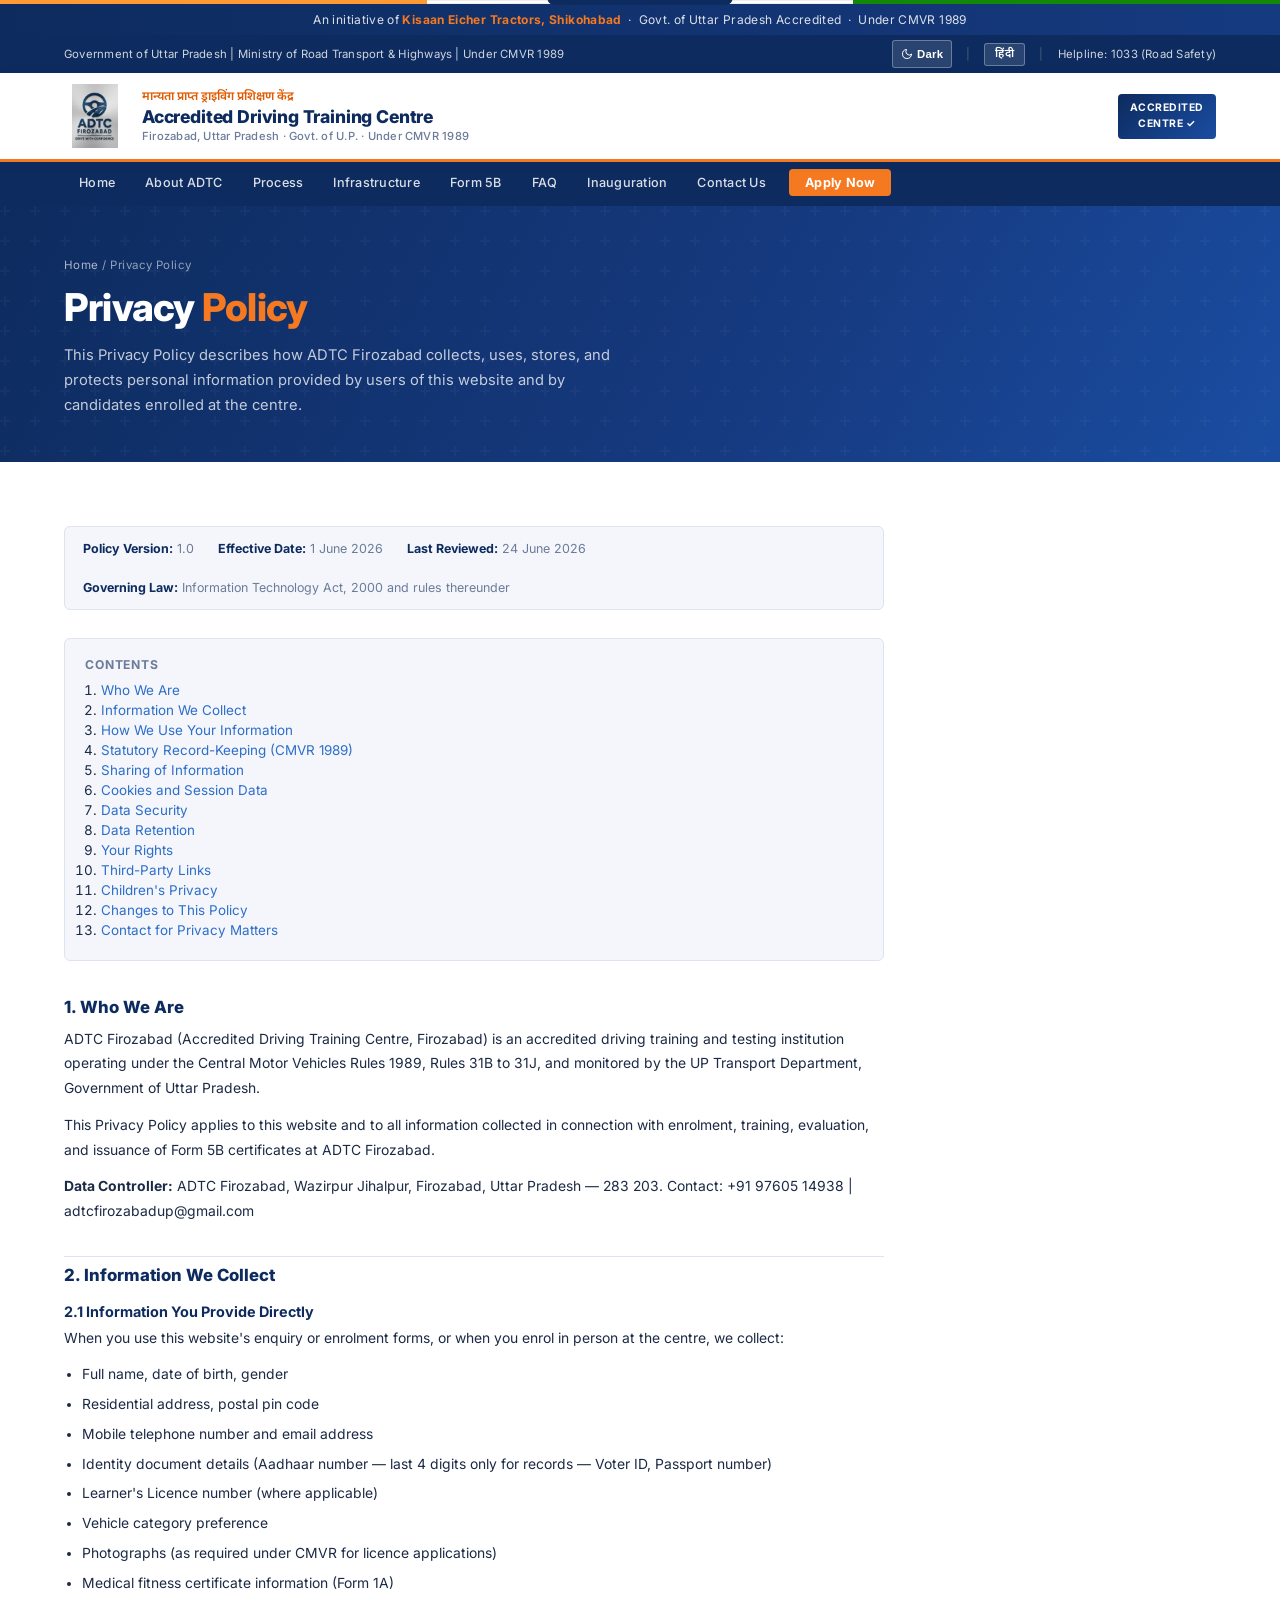
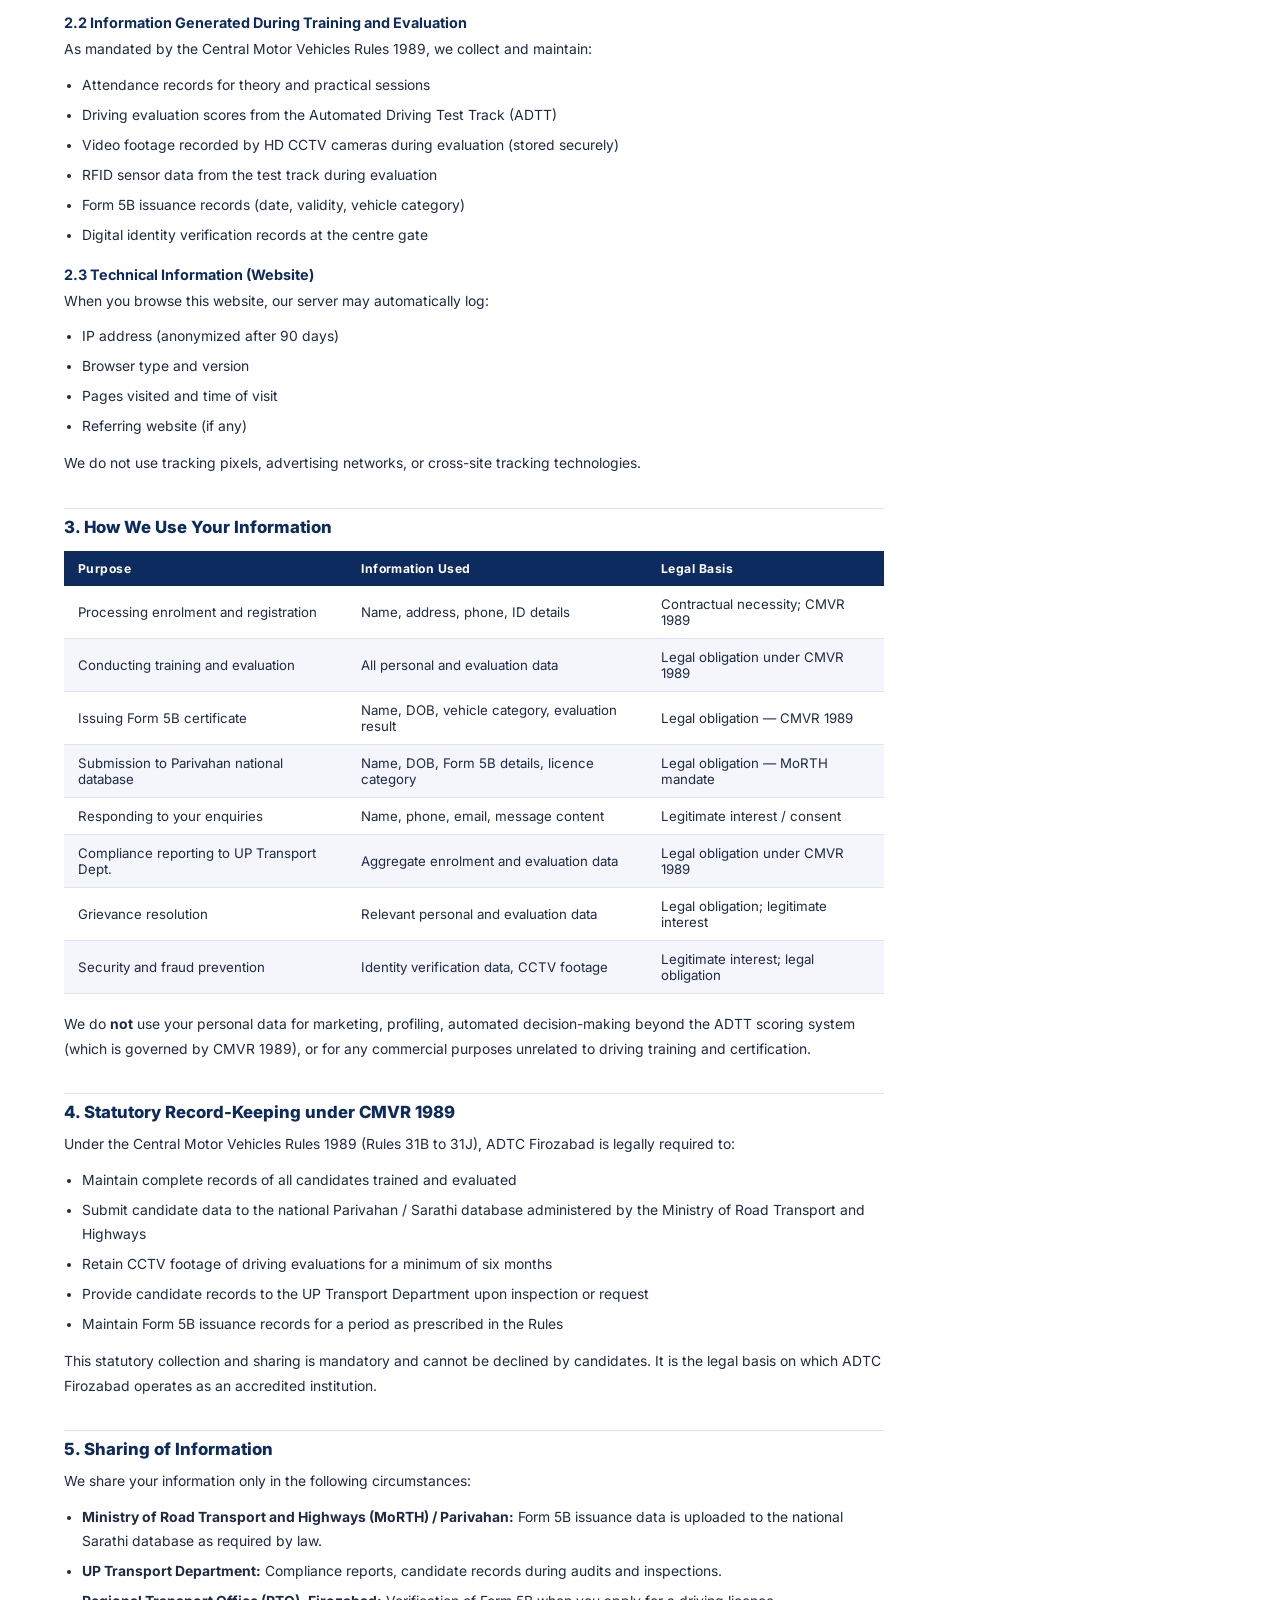
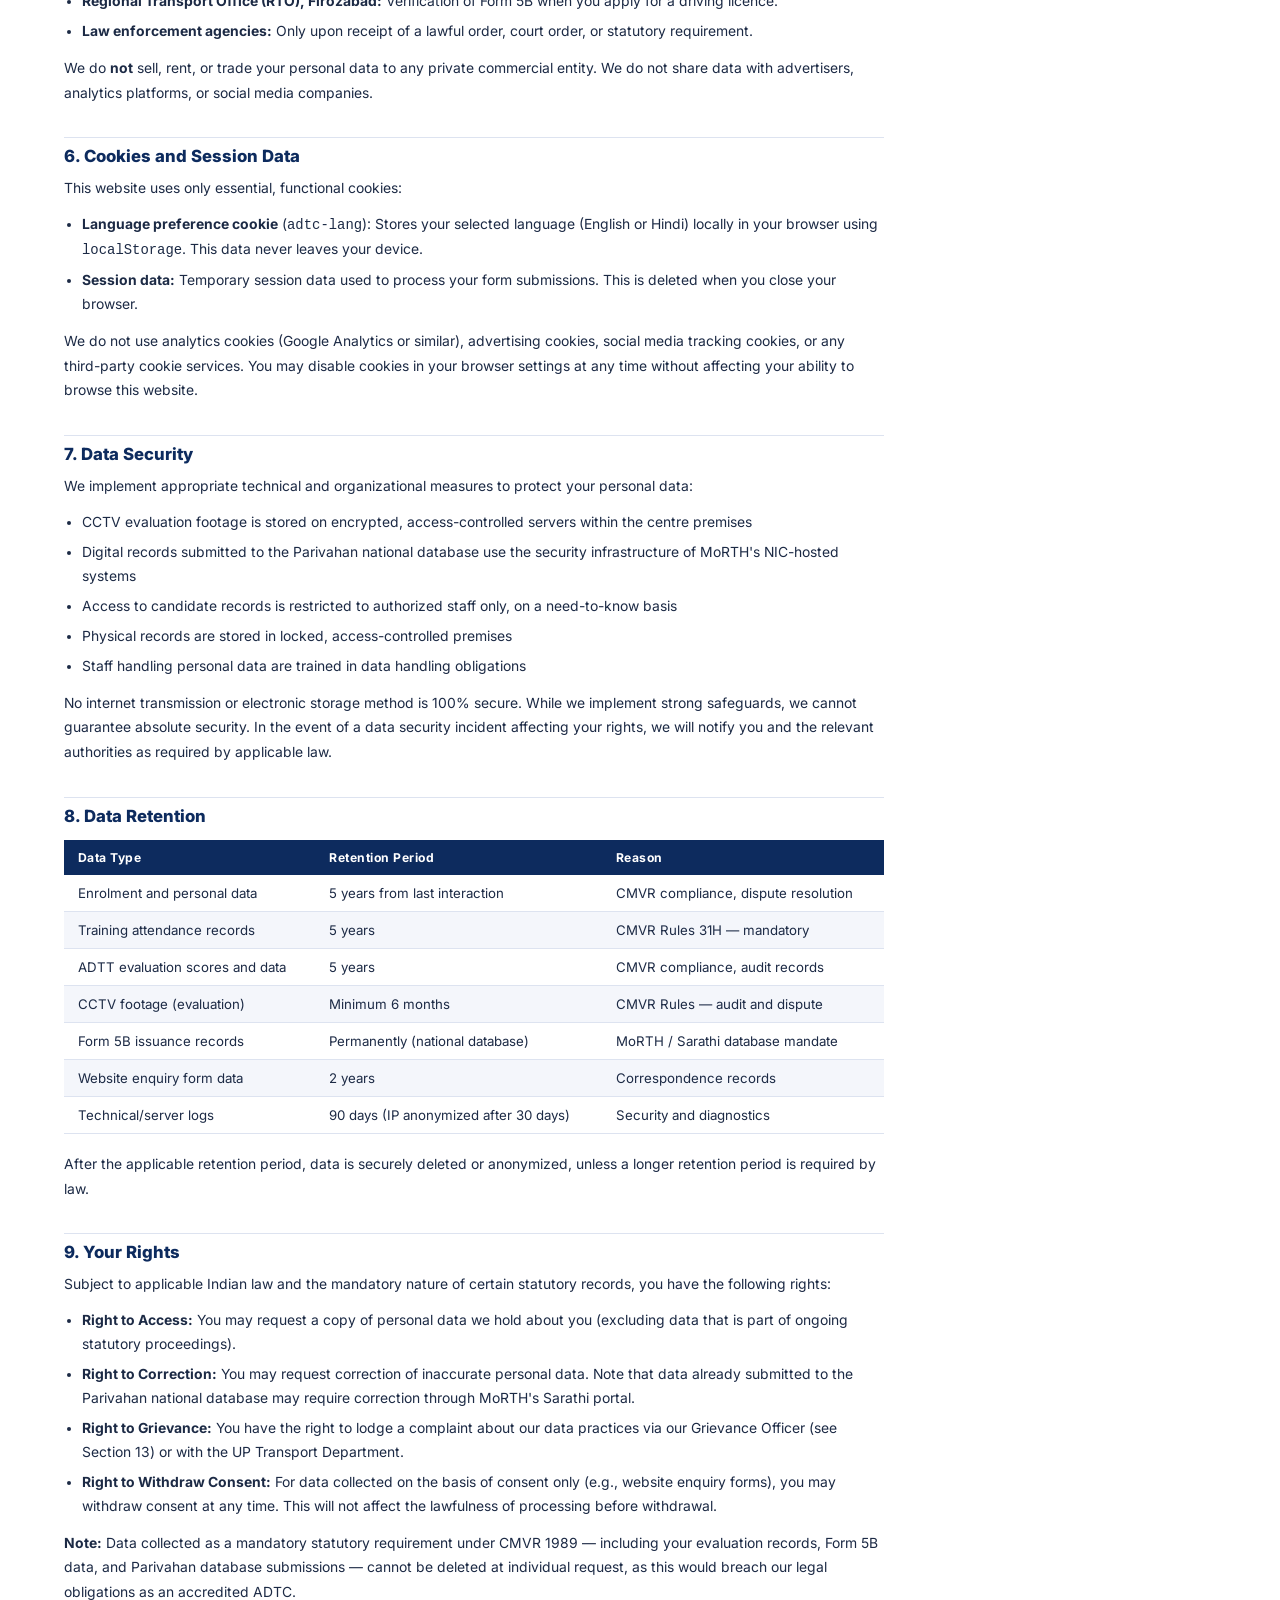
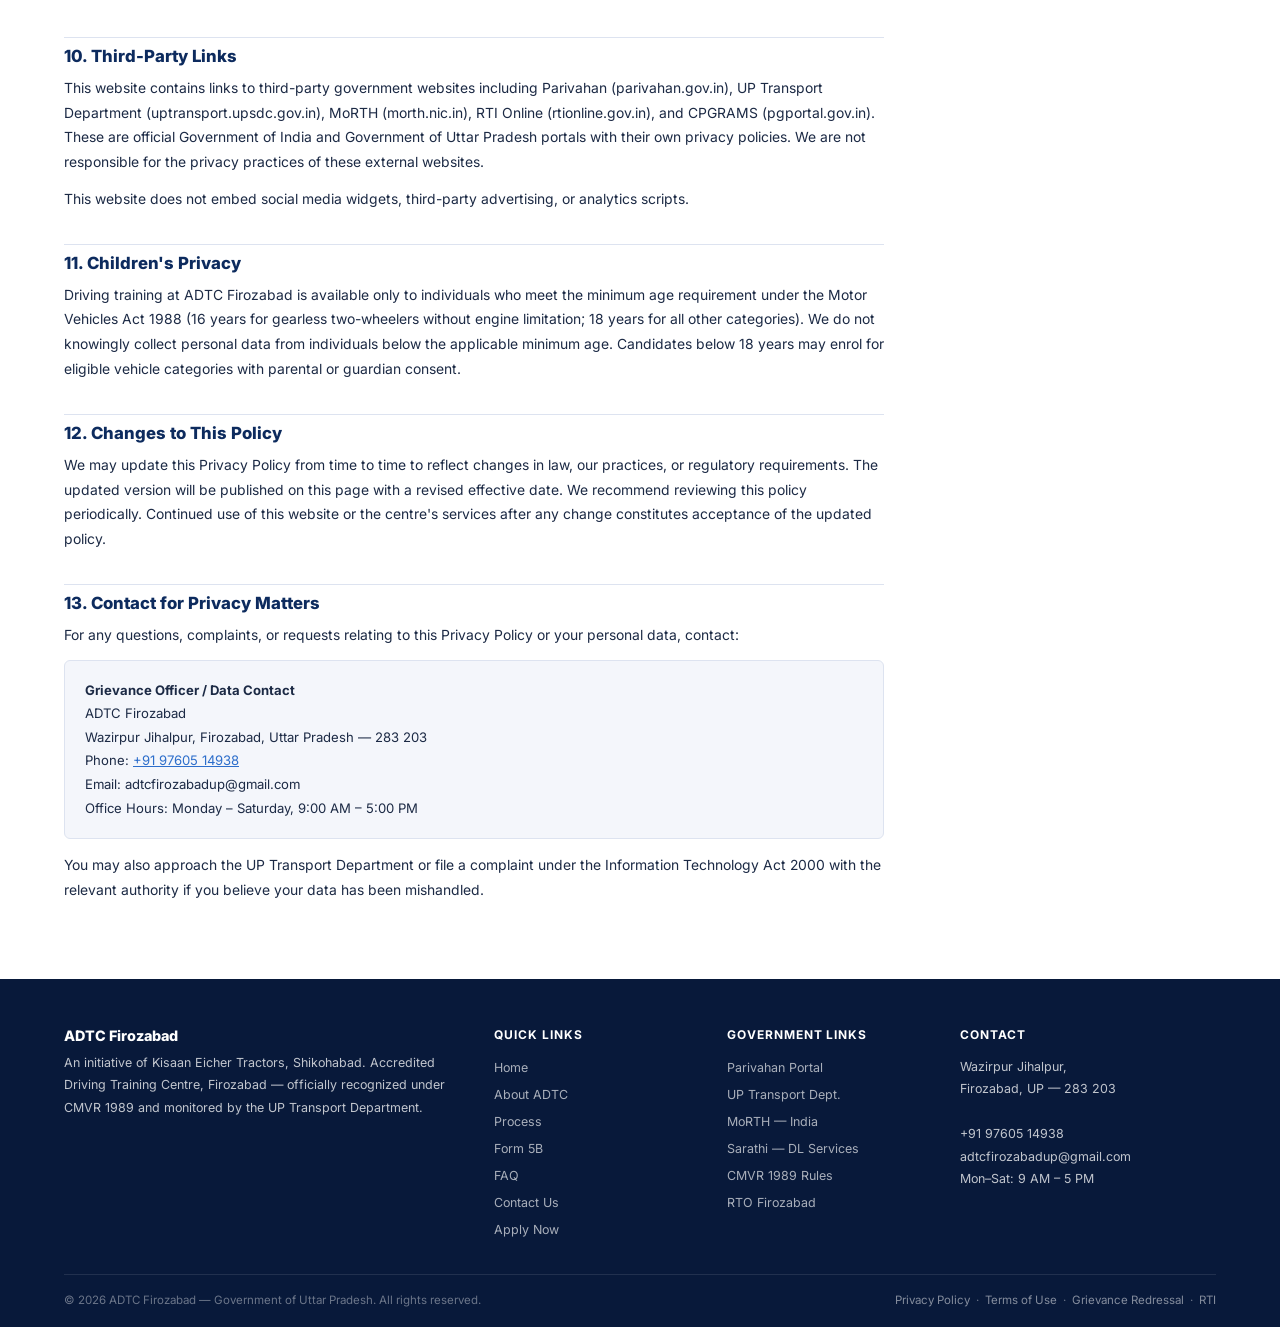
<file: privacy.html>
﻿<!DOCTYPE html>
<html lang="en">
<head>
  <meta charset="UTF-8"/>
  <link rel="icon" type="image/png" href="logo/Gemini_Generated_Image_n7xuzqn7xuzqn7xu.png"/>
  <meta name="viewport" content="width=device-width, initial-scale=1.0"/>
  <title>Privacy Policy | ADTC Firozabad</title>
  <link rel="stylesheet" href="styles.css"/>
  <style>
    .policy-body { max-width: 820px; }
    .policy-body h2 { font-size: 1.05rem; font-weight: 800; color: var(--navy); margin: 32px 0 10px; padding-top: 8px; border-top: 1px solid var(--border); }
    .policy-body h2:first-of-type { border-top: none; margin-top: 0; }
    .policy-body h3 { font-size: .90rem; font-weight: 700; color: var(--navy); margin: 18px 0 6px; }
    .policy-body p { font-size: .87rem; color: var(--text); line-height: 1.78; margin-bottom: 12px; }
    .policy-body ul { margin: 8px 0 12px 18px; }
    .policy-body ul li { font-size: .87rem; color: var(--text); line-height: 1.72; margin-bottom: 6px; }
    .policy-body table { width: 100%; border-collapse: collapse; font-size: .83rem; margin: 14px 0 18px; }
    .policy-body table th { background: var(--navy); color: #fff; padding: 10px 14px; text-align: left; font-size: .76rem; font-weight: 700; letter-spacing: .04em; }
    .policy-body table td { padding: 10px 14px; border-bottom: 1px solid var(--border); }
    .policy-body table tr:nth-child(even) td { background: var(--off); }
    .policy-meta { display: flex; gap: 24px; flex-wrap: wrap; background: var(--off); border: 1px solid var(--border); border-radius: 6px; padding: 14px 18px; margin-bottom: 28px; font-size: .78rem; color: var(--muted); }
    .policy-meta strong { color: var(--navy); }
    .toc { background: var(--off); border: 1px solid var(--border); border-radius: 6px; padding: 18px 20px; margin-bottom: 28px; }
    .toc h4 { font-size: .76rem; font-weight: 700; color: var(--muted); letter-spacing: .07em; text-transform: uppercase; margin-bottom: 10px; }
    .toc ol { margin-left: 16px; }
    .toc li { font-size: .84rem; margin-bottom: 4px; }
    .toc a { color: var(--sky); text-decoration: none; }
    .toc a:hover { color: var(--navy); }
  </style>
</head>
<body>

<a href="#main-content" class="skip-link" data-key="skip">Skip to Main Content</a>
<div class="tricolor-bar"><div class="tc-saffron"></div><div class="tc-white"></div><div class="tc-green"></div></div>

<div class="ownership-bar">
  An initiative of <strong>Kisaan Eicher Tractors, Shikohabad</strong> &nbsp;&middot;&nbsp; Govt. of Uttar Pradesh Accredited &nbsp;&middot;&nbsp; Under CMVR 1989
</div>
<div class="top-strip">
  <span class="strip-left" data-key="govt-strip">Government of Uttar Pradesh | Ministry of Road Transport &amp; Highways | Under CMVR 1989</span>
  <div class="strip-right">
    <button class="dark-btn" id="dark-toggle" aria-label="Toggle dark mode"><svg viewBox="0 0 24 24" fill="none" stroke="currentColor" stroke-width="2" stroke-linecap="round" stroke-linejoin="round"><path d="M21 12.79A9 9 0 1 1 11.21 3 7 7 0 0 0 21 12.79z"/></svg><span id="dark-label">Dark</span></button>
    <span class="strip-divider">|</span><button class="lang-btn" id="lang-toggle">हिंदी</button>
    <span class="strip-divider">|</span>
    <a href="tel:1033" data-key="helpline">Helpline: 1033 (Road Safety)</a>
  </div>
</div>
<header>
  <div class="logo-emblem" aria-hidden="true">
    <img src="logo/Gemini_Generated_Image_n7xuzqn7xuzqn7xu.png" alt="ADTC Firozabad" style="height:64px;width:auto;object-fit:contain;display:block;"/>
  </div>
  <div class="logo-text">
    <div class="hindi-name">मान्यता प्राप्त ड्राइविंग प्रशिक्षण केंद्र</div>
    <div class="main-name" data-key="centre-name">Accredited Driving Training Centre</div>
    <div class="sub-name" data-key="centre-sub">Firozabad, Uttar Pradesh · Govt. of U.P. · Under CMVR 1989</div>
  </div>
  <div class="header-badge" data-key="acc-badge">ACCREDITED&#10;CENTRE ✓</div>
</header>
<nav role="navigation" aria-label="Main navigation">
  <ul class="nav-links" id="navLinks">
    <li><a href="index.html" data-key="nav-home">Home</a></li>
    <li><a href="about.html" data-key="nav-about">About ADTC</a></li>
    <li><a href="process.html" data-key="nav-process">Process</a></li>
    <li><a href="infrastructure.html" data-key="nav-infra">Infrastructure</a></li>
    <li><a href="form5b.html" data-key="nav-form5b">Form 5B</a></li>
    <li><a href="faq.html" data-key="nav-faq">FAQ</a></li>
    <li><a href="inauguration.html">Inauguration</a></li>
    <li><a href="contact.html" data-key="nav-contact">Contact Us</a></li>
    <li><a href="enroll.html" class="nav-cta" data-key="nav-apply">Apply Now</a></li>
  </ul>
  <button class="hamburger" id="hamburger" aria-label="Open menu"><span></span><span></span><span></span></button>
</nav>

<main id="main-content" tabindex="-1">
  <div class="page-hero">
    <div class="page-hero-inner">
      <div class="page-hero-crumb"><a href="index.html">Home</a> / <span>Privacy Policy</span></div>
      <h1>Privacy <span>Policy</span></h1>
      <p>This Privacy Policy describes how ADTC Firozabad collects, uses, stores, and protects personal information provided by users of this website and by candidates enrolled at the centre.</p>
    </div>
  </div>

  <section class="section">
    <div class="policy-body">

      <div class="policy-meta">
        <div><strong>Policy Version:</strong> 1.0</div>
        <div><strong>Effective Date:</strong> 1 June 2026</div>
        <div><strong>Last Reviewed:</strong> 24 June 2026</div>
        <div><strong>Governing Law:</strong> Information Technology Act, 2000 and rules thereunder</div>
      </div>

      <div class="toc">
        <h4>Contents</h4>
        <ol>
          <li><a href="#who-we-are">Who We Are</a></li>
          <li><a href="#information-collected">Information We Collect</a></li>
          <li><a href="#how-used">How We Use Your Information</a></li>
          <li><a href="#statutory-records">Statutory Record-Keeping (CMVR 1989)</a></li>
          <li><a href="#sharing">Sharing of Information</a></li>
          <li><a href="#cookies">Cookies and Session Data</a></li>
          <li><a href="#security">Data Security</a></li>
          <li><a href="#retention">Data Retention</a></li>
          <li><a href="#your-rights">Your Rights</a></li>
          <li><a href="#third-party">Third-Party Links</a></li>
          <li><a href="#children">Children's Privacy</a></li>
          <li><a href="#changes">Changes to This Policy</a></li>
          <li><a href="#contact-privacy">Contact for Privacy Matters</a></li>
        </ol>
      </div>

      <h2 id="who-we-are">1. Who We Are</h2>
      <p>ADTC Firozabad (Accredited Driving Training Centre, Firozabad) is an accredited driving training and testing institution operating under the Central Motor Vehicles Rules 1989, Rules 31B to 31J, and monitored by the UP Transport Department, Government of Uttar Pradesh.</p>
      <p>This Privacy Policy applies to this website and to all information collected in connection with enrolment, training, evaluation, and issuance of Form 5B certificates at ADTC Firozabad.</p>
      <p><strong>Data Controller:</strong> ADTC Firozabad, Wazirpur Jihalpur, Firozabad, Uttar Pradesh — 283 203. Contact: +91 97605 14938 | adtcfirozabadup@gmail.com</p>

      <h2 id="information-collected">2. Information We Collect</h2>
      <h3>2.1 Information You Provide Directly</h3>
      <p>When you use this website's enquiry or enrolment forms, or when you enrol in person at the centre, we collect:</p>
      <ul>
        <li>Full name, date of birth, gender</li>
        <li>Residential address, postal pin code</li>
        <li>Mobile telephone number and email address</li>
        <li>Identity document details (Aadhaar number — last 4 digits only for records — Voter ID, Passport number)</li>
        <li>Learner's Licence number (where applicable)</li>
        <li>Vehicle category preference</li>
        <li>Photographs (as required under CMVR for licence applications)</li>
        <li>Medical fitness certificate information (Form 1A)</li>
      </ul>

      <h3>2.2 Information Generated During Training and Evaluation</h3>
      <p>As mandated by the Central Motor Vehicles Rules 1989, we collect and maintain:</p>
      <ul>
        <li>Attendance records for theory and practical sessions</li>
        <li>Driving evaluation scores from the Automated Driving Test Track (ADTT)</li>
        <li>Video footage recorded by HD CCTV cameras during evaluation (stored securely)</li>
        <li>RFID sensor data from the test track during evaluation</li>
        <li>Form 5B issuance records (date, validity, vehicle category)</li>
        <li>Digital identity verification records at the centre gate</li>
      </ul>

      <h3>2.3 Technical Information (Website)</h3>
      <p>When you browse this website, our server may automatically log:</p>
      <ul>
        <li>IP address (anonymized after 90 days)</li>
        <li>Browser type and version</li>
        <li>Pages visited and time of visit</li>
        <li>Referring website (if any)</li>
      </ul>
      <p>We do not use tracking pixels, advertising networks, or cross-site tracking technologies.</p>

      <h2 id="how-used">3. How We Use Your Information</h2>
      <table>
        <thead><tr><th>Purpose</th><th>Information Used</th><th>Legal Basis</th></tr></thead>
        <tbody>
          <tr><td>Processing enrolment and registration</td><td>Name, address, phone, ID details</td><td>Contractual necessity; CMVR 1989</td></tr>
          <tr><td>Conducting training and evaluation</td><td>All personal and evaluation data</td><td>Legal obligation under CMVR 1989</td></tr>
          <tr><td>Issuing Form 5B certificate</td><td>Name, DOB, vehicle category, evaluation result</td><td>Legal obligation — CMVR 1989</td></tr>
          <tr><td>Submission to Parivahan national database</td><td>Name, DOB, Form 5B details, licence category</td><td>Legal obligation — MoRTH mandate</td></tr>
          <tr><td>Responding to your enquiries</td><td>Name, phone, email, message content</td><td>Legitimate interest / consent</td></tr>
          <tr><td>Compliance reporting to UP Transport Dept.</td><td>Aggregate enrolment and evaluation data</td><td>Legal obligation under CMVR 1989</td></tr>
          <tr><td>Grievance resolution</td><td>Relevant personal and evaluation data</td><td>Legal obligation; legitimate interest</td></tr>
          <tr><td>Security and fraud prevention</td><td>Identity verification data, CCTV footage</td><td>Legitimate interest; legal obligation</td></tr>
        </tbody>
      </table>
      <p>We do <strong>not</strong> use your personal data for marketing, profiling, automated decision-making beyond the ADTT scoring system (which is governed by CMVR 1989), or for any commercial purposes unrelated to driving training and certification.</p>

      <h2 id="statutory-records">4. Statutory Record-Keeping under CMVR 1989</h2>
      <p>Under the Central Motor Vehicles Rules 1989 (Rules 31B to 31J), ADTC Firozabad is legally required to:</p>
      <ul>
        <li>Maintain complete records of all candidates trained and evaluated</li>
        <li>Submit candidate data to the national Parivahan / Sarathi database administered by the Ministry of Road Transport and Highways</li>
        <li>Retain CCTV footage of driving evaluations for a minimum of six months</li>
        <li>Provide candidate records to the UP Transport Department upon inspection or request</li>
        <li>Maintain Form 5B issuance records for a period as prescribed in the Rules</li>
      </ul>
      <p>This statutory collection and sharing is mandatory and cannot be declined by candidates. It is the legal basis on which ADTC Firozabad operates as an accredited institution.</p>

      <h2 id="sharing">5. Sharing of Information</h2>
      <p>We share your information only in the following circumstances:</p>
      <ul>
        <li><strong>Ministry of Road Transport and Highways (MoRTH) / Parivahan:</strong> Form 5B issuance data is uploaded to the national Sarathi database as required by law.</li>
        <li><strong>UP Transport Department:</strong> Compliance reports, candidate records during audits and inspections.</li>
        <li><strong>Regional Transport Office (RTO), Firozabad:</strong> Verification of Form 5B when you apply for a driving licence.</li>
        <li><strong>Law enforcement agencies:</strong> Only upon receipt of a lawful order, court order, or statutory requirement.</li>
      </ul>
      <p>We do <strong>not</strong> sell, rent, or trade your personal data to any private commercial entity. We do not share data with advertisers, analytics platforms, or social media companies.</p>

      <h2 id="cookies">6. Cookies and Session Data</h2>
      <p>This website uses only essential, functional cookies:</p>
      <ul>
        <li><strong>Language preference cookie</strong> (<code>adtc-lang</code>): Stores your selected language (English or Hindi) locally in your browser using <code>localStorage</code>. This data never leaves your device.</li>
        <li><strong>Session data:</strong> Temporary session data used to process your form submissions. This is deleted when you close your browser.</li>
      </ul>
      <p>We do not use analytics cookies (Google Analytics or similar), advertising cookies, social media tracking cookies, or any third-party cookie services. You may disable cookies in your browser settings at any time without affecting your ability to browse this website.</p>

      <h2 id="security">7. Data Security</h2>
      <p>We implement appropriate technical and organizational measures to protect your personal data:</p>
      <ul>
        <li>CCTV evaluation footage is stored on encrypted, access-controlled servers within the centre premises</li>
        <li>Digital records submitted to the Parivahan national database use the security infrastructure of MoRTH's NIC-hosted systems</li>
        <li>Access to candidate records is restricted to authorized staff only, on a need-to-know basis</li>
        <li>Physical records are stored in locked, access-controlled premises</li>
        <li>Staff handling personal data are trained in data handling obligations</li>
      </ul>
      <p>No internet transmission or electronic storage method is 100% secure. While we implement strong safeguards, we cannot guarantee absolute security. In the event of a data security incident affecting your rights, we will notify you and the relevant authorities as required by applicable law.</p>

      <h2 id="retention">8. Data Retention</h2>
      <table>
        <thead><tr><th>Data Type</th><th>Retention Period</th><th>Reason</th></tr></thead>
        <tbody>
          <tr><td>Enrolment and personal data</td><td>5 years from last interaction</td><td>CMVR compliance, dispute resolution</td></tr>
          <tr><td>Training attendance records</td><td>5 years</td><td>CMVR Rules 31H — mandatory</td></tr>
          <tr><td>ADTT evaluation scores and data</td><td>5 years</td><td>CMVR compliance, audit records</td></tr>
          <tr><td>CCTV footage (evaluation)</td><td>Minimum 6 months</td><td>CMVR Rules — audit and dispute</td></tr>
          <tr><td>Form 5B issuance records</td><td>Permanently (national database)</td><td>MoRTH / Sarathi database mandate</td></tr>
          <tr><td>Website enquiry form data</td><td>2 years</td><td>Correspondence records</td></tr>
          <tr><td>Technical/server logs</td><td>90 days (IP anonymized after 30 days)</td><td>Security and diagnostics</td></tr>
        </tbody>
      </table>
      <p>After the applicable retention period, data is securely deleted or anonymized, unless a longer retention period is required by law.</p>

      <h2 id="your-rights">9. Your Rights</h2>
      <p>Subject to applicable Indian law and the mandatory nature of certain statutory records, you have the following rights:</p>
      <ul>
        <li><strong>Right to Access:</strong> You may request a copy of personal data we hold about you (excluding data that is part of ongoing statutory proceedings).</li>
        <li><strong>Right to Correction:</strong> You may request correction of inaccurate personal data. Note that data already submitted to the Parivahan national database may require correction through MoRTH's Sarathi portal.</li>
        <li><strong>Right to Grievance:</strong> You have the right to lodge a complaint about our data practices via our Grievance Officer (see Section 13) or with the UP Transport Department.</li>
        <li><strong>Right to Withdraw Consent:</strong> For data collected on the basis of consent only (e.g., website enquiry forms), you may withdraw consent at any time. This will not affect the lawfulness of processing before withdrawal.</li>
      </ul>
      <p><strong>Note:</strong> Data collected as a mandatory statutory requirement under CMVR 1989 — including your evaluation records, Form 5B data, and Parivahan database submissions — cannot be deleted at individual request, as this would breach our legal obligations as an accredited ADTC.</p>

      <h2 id="third-party">10. Third-Party Links</h2>
      <p>This website contains links to third-party government websites including Parivahan (parivahan.gov.in), UP Transport Department (uptransport.upsdc.gov.in), MoRTH (morth.nic.in), RTI Online (rtionline.gov.in), and CPGRAMS (pgportal.gov.in). These are official Government of India and Government of Uttar Pradesh portals with their own privacy policies. We are not responsible for the privacy practices of these external websites.</p>
      <p>This website does not embed social media widgets, third-party advertising, or analytics scripts.</p>

      <h2 id="children">11. Children's Privacy</h2>
      <p>Driving training at ADTC Firozabad is available only to individuals who meet the minimum age requirement under the Motor Vehicles Act 1988 (16 years for gearless two-wheelers without engine limitation; 18 years for all other categories). We do not knowingly collect personal data from individuals below the applicable minimum age. Candidates below 18 years may enrol for eligible vehicle categories with parental or guardian consent.</p>

      <h2 id="changes">12. Changes to This Policy</h2>
      <p>We may update this Privacy Policy from time to time to reflect changes in law, our practices, or regulatory requirements. The updated version will be published on this page with a revised effective date. We recommend reviewing this policy periodically. Continued use of this website or the centre's services after any change constitutes acceptance of the updated policy.</p>

      <h2 id="contact-privacy">13. Contact for Privacy Matters</h2>
      <p>For any questions, complaints, or requests relating to this Privacy Policy or your personal data, contact:</p>
      <div style="background:var(--off);border:1px solid var(--border);border-radius:6px;padding:18px 20px;margin-top:10px;">
        <div style="font-size:.82rem;line-height:1.8;">
          <strong>Grievance Officer / Data Contact</strong><br>
          ADTC Firozabad<br>
          Wazirpur Jihalpur, Firozabad, Uttar Pradesh — 283 203<br>
          Phone: <a href="tel:+919760514938" style="color:var(--sky);">+91 97605 14938</a><br>
          Email: adtcfirozabadup@gmail.com<br>
          Office Hours: Monday – Saturday, 9:00 AM – 5:00 PM
        </div>
      </div>
      <p style="margin-top:14px;">You may also approach the UP Transport Department or file a complaint under the Information Technology Act 2000 with the relevant authority if you believe your data has been mishandled.</p>

    </div>
  </section>

</main>

<footer>
  <div class="footer-grid">
    <div class="footer-col"><div class="footer-brand" data-key="f-brand">ADTC Firozabad</div><p>An initiative of Kisaan Eicher Tractors, Shikohabad. Accredited Driving Training Centre, Firozabad — officially recognized under CMVR 1989 and monitored by the UP Transport Department.</p></div>
    <div class="footer-col"><h4 data-key="f-h2">Quick Links</h4><ul><li><a href="index.html">Home</a></li><li><a href="about.html">About ADTC</a></li><li><a href="process.html">Process</a></li><li><a href="form5b.html">Form 5B</a></li><li><a href="faq.html">FAQ</a></li><li><a href="contact.html">Contact Us</a></li><li><a href="enroll.html">Apply Now</a></li></ul></div>
    <div class="footer-col"><h4 data-key="f-h3">Government Links</h4><ul><li><a href="https://parivahan.gov.in/" target="_blank" rel="noopener noreferrer">Parivahan Portal</a></li><li><a href="https://uptransport.upsdc.gov.in/" target="_blank" rel="noopener noreferrer">UP Transport Dept.</a></li><li><a href="https://morth.nic.in/" target="_blank" rel="noopener noreferrer">MoRTH — India</a></li><li><a href="https://sarathi.parivahan.gov.in/" target="_blank" rel="noopener noreferrer">Sarathi — DL Services</a></li><li><a href="https://morth.nic.in/central-motor-vehicle-rules" target="_blank" rel="noopener noreferrer">CMVR 1989 Rules</a></li><li><a href="https://uptransport.upsdc.gov.in/" target="_blank" rel="noopener noreferrer">RTO Firozabad</a></li></ul></div>
    <div class="footer-col"><h4 data-key="f-h4">Contact</h4><p>Wazirpur Jihalpur,<br>Firozabad, UP — 283 203<br><br>+91 97605 14938<br>adtcfirozabadup@gmail.com<br>Mon–Sat: 9 AM – 5 PM</p></div>
  </div>
  <div class="footer-bottom">
    <span data-key="f-copy">© 2026 ADTC Firozabad — Government of Uttar Pradesh. All rights reserved.</span>
    <span><a href="privacy.html" data-key="f-privacy">Privacy Policy</a> &nbsp;·&nbsp; <a href="terms.html" data-key="f-terms">Terms of Use</a> &nbsp;·&nbsp; <a href="grievance.html" data-key="f-grievance">Grievance Redressal</a> &nbsp;·&nbsp; <a href="rti.html" data-key="f-rti">RTI</a></span>
  </div>
</footer>
<button id="backTop" aria-label="Back to top"><svg viewBox="0 0 24 24" fill="none" stroke="currentColor" stroke-width="2.5" stroke-linecap="round" stroke-linejoin="round" aria-hidden="true"><line x1="12" y1="19" x2="12" y2="5"/><polyline points="5,12 12,5 19,12"/></svg></button>
<script src="script.js"></script>
</body>
</html>
</file>
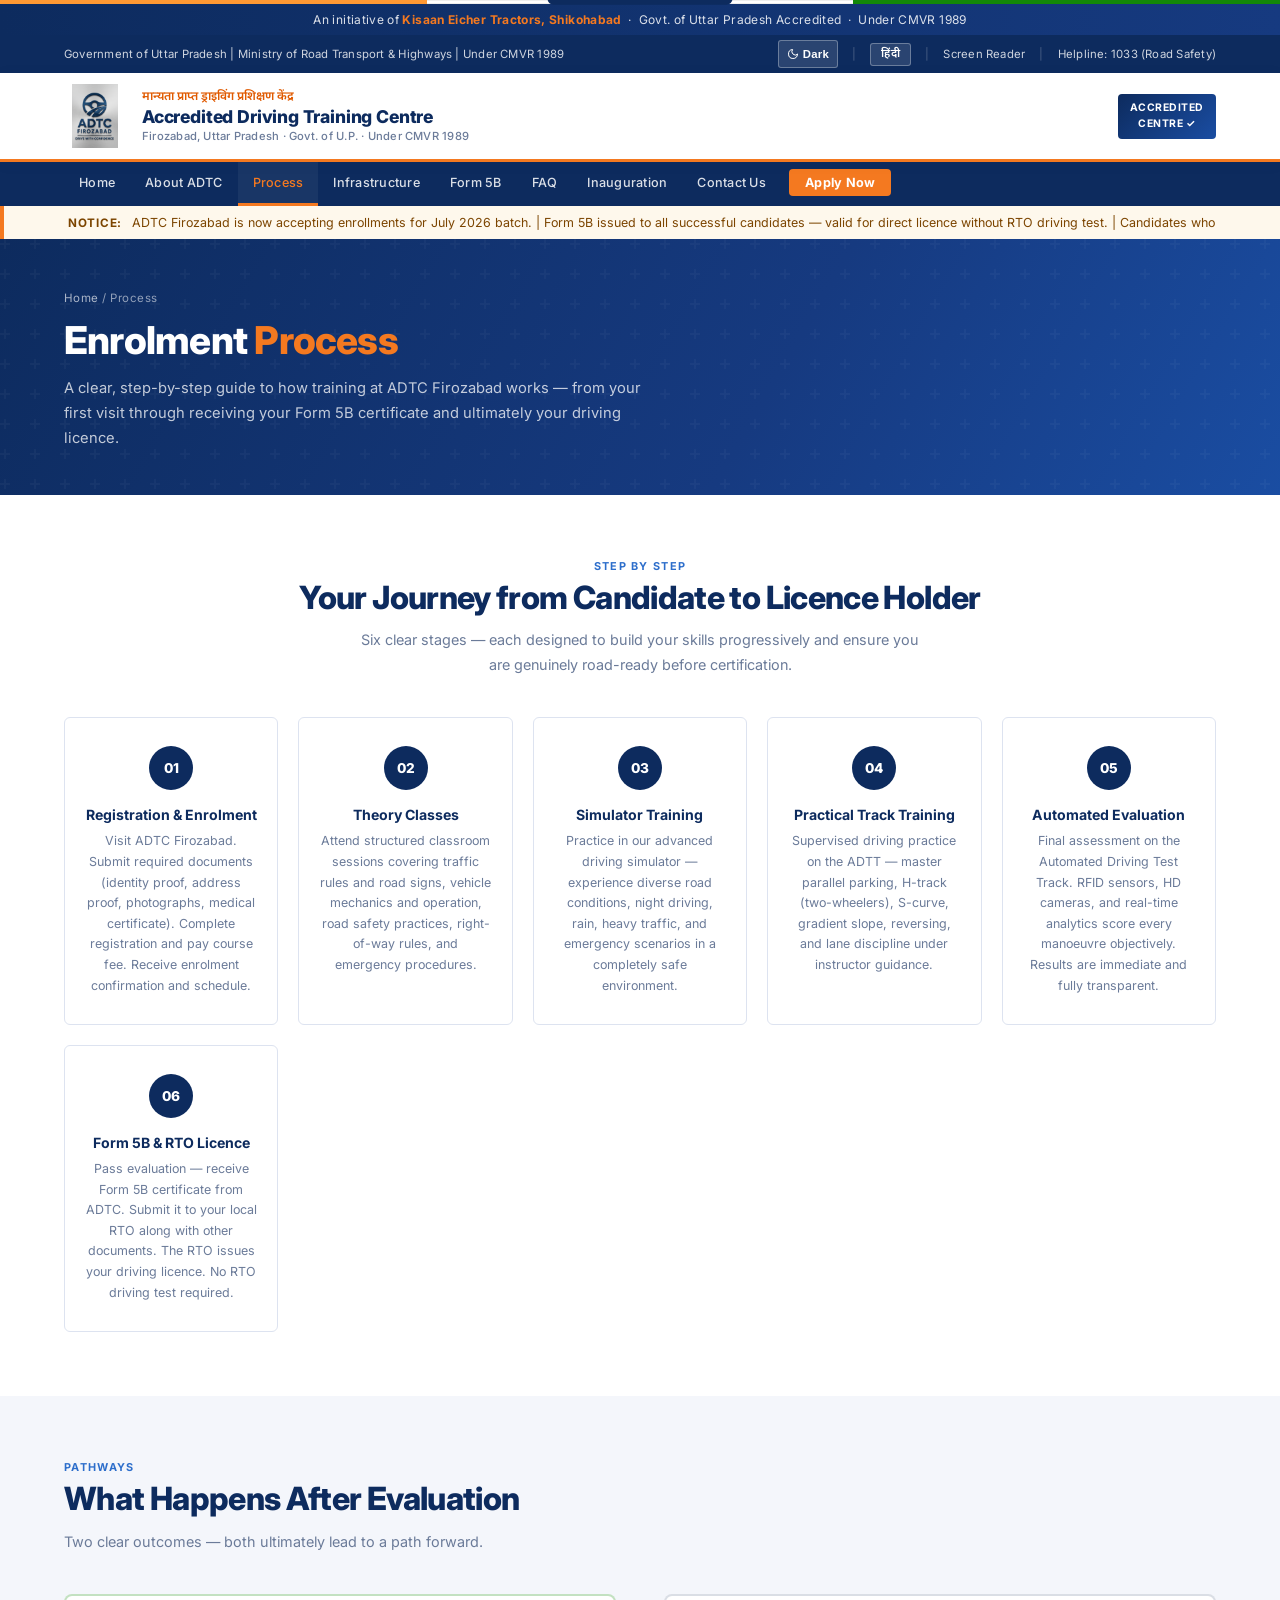
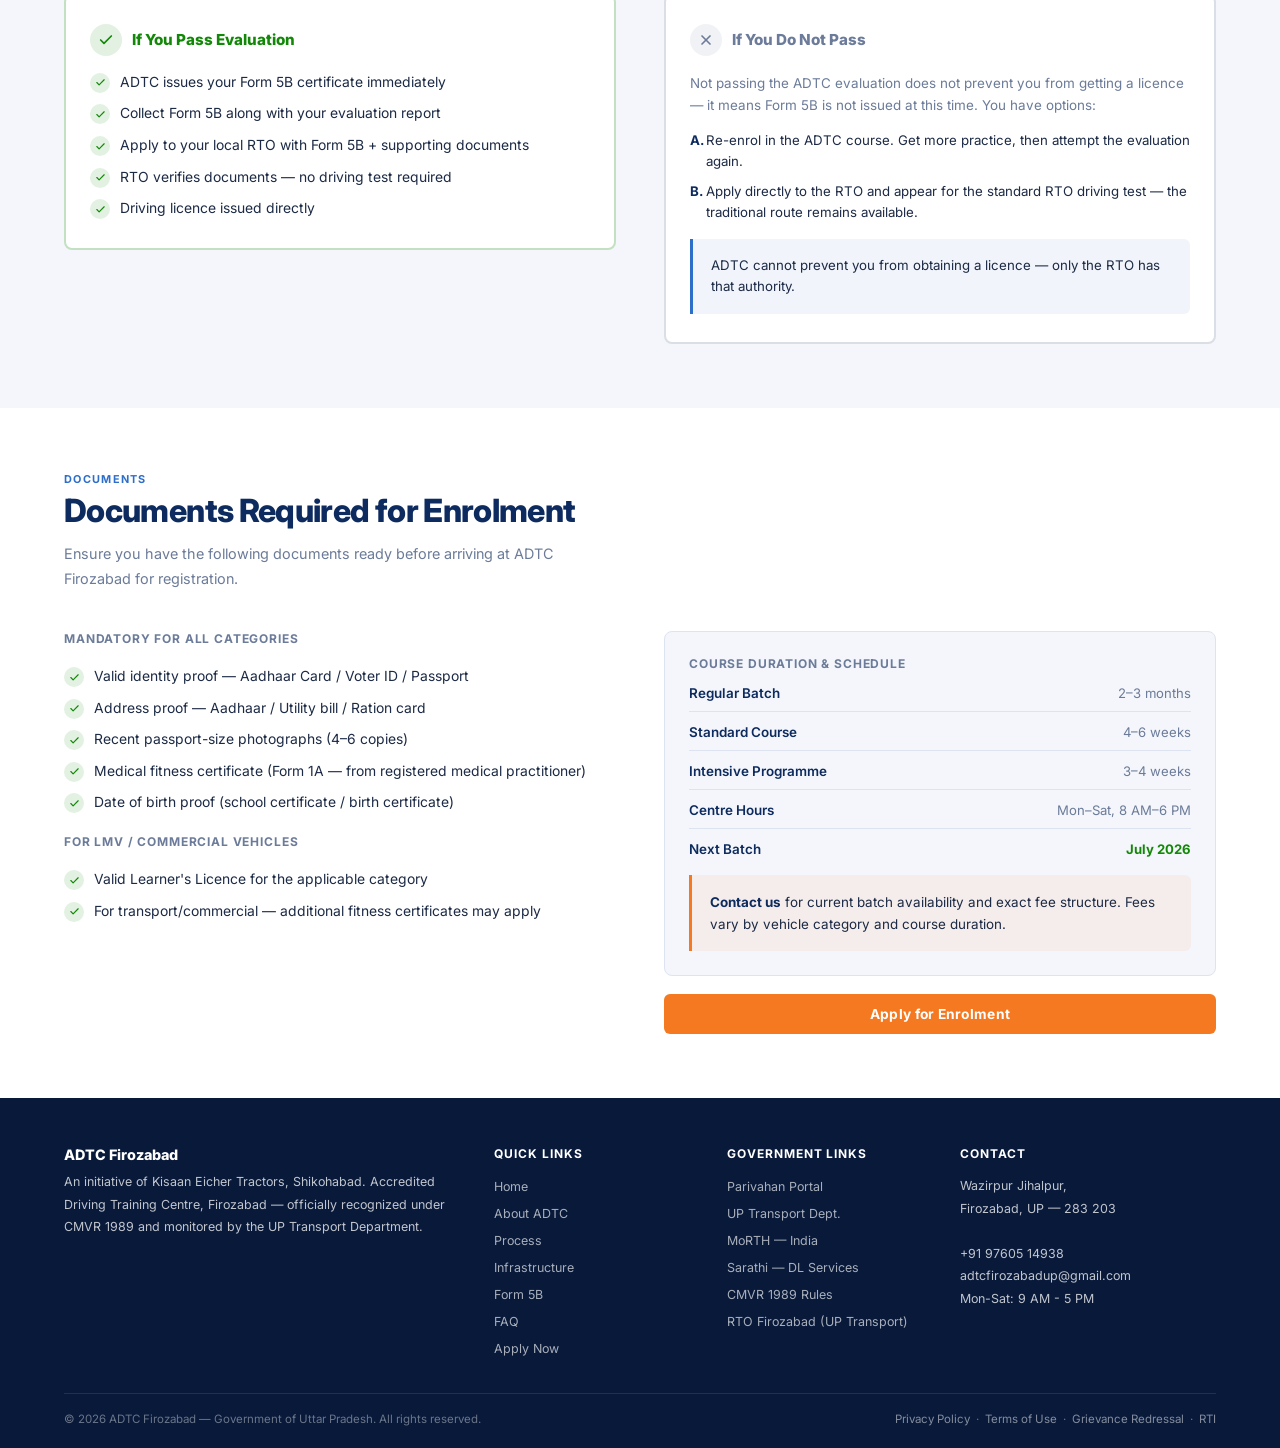
<file: process.html>
﻿<!DOCTYPE html>
<html lang="en">
<head>
  <meta charset="UTF-8"/>
  <link rel="icon" type="image/png" href="logo/Gemini_Generated_Image_n7xuzqn7xuzqn7xu.png"/>
  <meta name="viewport" content="width=device-width, initial-scale=1.0"/>
  <title>Enrolment Process | ADTC Firozabad</title>
  <link rel="stylesheet" href="styles.css"/>
</head>
<body>

<a href="#main-content" class="skip-link" data-key="skip">Skip to Main Content</a>
<div class="tricolor-bar"><div class="tc-saffron"></div><div class="tc-white"></div><div class="tc-green"></div></div>

<div class="ownership-bar">
  An initiative of <strong>Kisaan Eicher Tractors, Shikohabad</strong> &nbsp;&middot;&nbsp; Govt. of Uttar Pradesh Accredited &nbsp;&middot;&nbsp; Under CMVR 1989
</div>
<div class="top-strip">
  <span class="strip-left" data-key="govt-strip">Government of Uttar Pradesh | Ministry of Road Transport &amp; Highways | Under CMVR 1989</span>
  <div class="strip-right">
    <button class="dark-btn" id="dark-toggle" aria-label="Toggle dark mode"><svg viewBox="0 0 24 24" fill="none" stroke="currentColor" stroke-width="2" stroke-linecap="round" stroke-linejoin="round"><path d="M21 12.79A9 9 0 1 1 11.21 3 7 7 0 0 0 21 12.79z"/></svg><span id="dark-label">Dark</span></button>
    <span class="strip-divider">|</span><button class="lang-btn" id="lang-toggle">हिंदी</button>
    <span class="strip-divider">|</span>
    <a href="#main-content" data-key="screen">Screen Reader</a>
    <span class="strip-divider">|</span>
    <a href="tel:1033" data-key="helpline">Helpline: 1033 (Road Safety)</a>
  </div>
</div>
<header>
  <div class="logo-emblem" aria-hidden="true">
    <img src="logo/Gemini_Generated_Image_n7xuzqn7xuzqn7xu.png" alt="ADTC Firozabad" style="height:64px;width:auto;object-fit:contain;display:block;"/>
  </div>
  <div class="logo-text">
    <div class="hindi-name">मान्यता प्राप्त ड्राइविंग प्रशिक्षण केंद्र</div>
    <div class="main-name" data-key="centre-name">Accredited Driving Training Centre</div>
    <div class="sub-name" data-key="centre-sub">Firozabad, Uttar Pradesh · Govt. of U.P. · Under CMVR 1989</div>
  </div>
  <div class="header-badge" data-key="acc-badge">ACCREDITED&#10;CENTRE ✓</div>
</header>
<nav role="navigation" aria-label="Main navigation">
  <ul class="nav-links" id="navLinks">
    <li><a href="index.html" data-key="nav-home">Home</a></li>
    <li><a href="about.html" data-key="nav-about">About ADTC</a></li>
    <li><a href="process.html" data-key="nav-process">Process</a></li>
    <li><a href="infrastructure.html" data-key="nav-infra">Infrastructure</a></li>
    <li><a href="form5b.html" data-key="nav-form5b">Form 5B</a></li>
    <li><a href="faq.html" data-key="nav-faq">FAQ</a></li>
    <li><a href="inauguration.html">Inauguration</a></li>
    <li><a href="contact.html" data-key="nav-contact">Contact Us</a></li>
    <li><a href="enroll.html" class="nav-cta" data-key="nav-apply">Apply Now</a></li>
  </ul>
  <button class="hamburger" id="hamburger" aria-label="Open menu"><span></span><span></span><span></span></button>
</nav>
<div class="notice-bar"><span class="notice-label" data-key="notice-label">NOTICE:</span><div class="notice-track-wrap"><span class="notice-track" data-key="notice-text">ADTC Firozabad is now accepting enrollments for July 2026 batch. | Form 5B issued to successful candidates. | Exempted from RTO driving test under CMVR Rule 15.</span></div></div>

<main id="main-content" tabindex="-1">

  <div class="page-hero">
    <div class="page-hero-inner">
      <div class="page-hero-crumb"><a href="index.html">Home</a> / <span>Process</span></div>
      <h1>Enrolment <span>Process</span></h1>
      <p>A clear, step-by-step guide to how training at ADTC Firozabad works — from your first visit through receiving your Form 5B certificate and ultimately your driving licence.</p>
    </div>
  </div>

  <!-- 6 STEPS -->
  <section class="section">
    <div class="section-header centered">
      <span class="section-label">Step by Step</span>
      <h2 class="section-title">Your Journey from Candidate to Licence Holder</h2>
      <p class="section-desc">Six clear stages — each designed to build your skills progressively and ensure you are genuinely road-ready before certification.</p>
    </div>
    <div class="steps-grid">
      <div class="step-card">
        <div class="step-number">01</div>
        <h3>Registration &amp; Enrolment</h3>
        <p>Visit ADTC Firozabad. Submit required documents (identity proof, address proof, photographs, medical certificate). Complete registration and pay course fee. Receive enrolment confirmation and schedule.</p>
      </div>
      <div class="step-card">
        <div class="step-number">02</div>
        <h3>Theory Classes</h3>
        <p>Attend structured classroom sessions covering traffic rules and road signs, vehicle mechanics and operation, road safety practices, right-of-way rules, and emergency procedures.</p>
      </div>
      <div class="step-card">
        <div class="step-number">03</div>
        <h3>Simulator Training</h3>
        <p>Practice in our advanced driving simulator — experience diverse road conditions, night driving, rain, heavy traffic, and emergency scenarios in a completely safe environment.</p>
      </div>
      <div class="step-card">
        <div class="step-number">04</div>
        <h3>Practical Track Training</h3>
        <p>Supervised driving practice on the ADTT — master parallel parking, H-track (two-wheelers), S-curve, gradient slope, reversing, and lane discipline under instructor guidance.</p>
      </div>
      <div class="step-card">
        <div class="step-number">05</div>
        <h3>Automated Evaluation</h3>
        <p>Final assessment on the Automated Driving Test Track. RFID sensors, HD cameras, and real-time analytics score every manoeuvre objectively. Results are immediate and fully transparent.</p>
      </div>
      <div class="step-card">
        <div class="step-number">06</div>
        <h3>Form 5B &amp; RTO Licence</h3>
        <p>Pass evaluation — receive Form 5B certificate from ADTC. Submit it to your local RTO along with other documents. The RTO issues your driving licence. No RTO driving test required.</p>
      </div>
    </div>
  </section>

  <!-- SUCCESS vs FAILURE PATHWAY -->
  <section class="section section-alt">
    <div class="section-header">
      <span class="section-label">Pathways</span>
      <h2 class="section-title">What Happens After Evaluation</h2>
      <p class="section-desc">Two clear outcomes — both ultimately lead to a path forward.</p>
    </div>
    <div class="grid-2">
      <div style="background:#fff;border:2px solid rgba(19,136,8,.25);border-radius:8px;padding:28px 24px;">
        <div style="display:flex;align-items:center;gap:10px;margin-bottom:16px;">
          <div style="width:32px;height:32px;border-radius:50%;background:rgba(19,136,8,.12);color:var(--green);display:flex;align-items:center;justify-content:center;flex-shrink:0;">
            <svg viewBox="0 0 24 24" fill="none" stroke="currentColor" stroke-width="2.5" stroke-linecap="round" stroke-linejoin="round" width="16" height="16" aria-hidden="true"><polyline points="20,6 9,17 4,12"/></svg>
          </div>
          <h3 style="font-size:.95rem;font-weight:800;color:var(--green);">If You Pass Evaluation</h3>
        </div>
        <ul class="check-list" style="margin:0;">
          <li><span class="chk"><svg viewBox="0 0 24 24" fill="none" stroke="currentColor" stroke-width="2.5" stroke-linecap="round" stroke-linejoin="round" aria-hidden="true"><polyline points="20,6 9,17 4,12"/></svg></span>ADTC issues your Form 5B certificate immediately</li>
          <li><span class="chk"><svg viewBox="0 0 24 24" fill="none" stroke="currentColor" stroke-width="2.5" stroke-linecap="round" stroke-linejoin="round" aria-hidden="true"><polyline points="20,6 9,17 4,12"/></svg></span>Collect Form 5B along with your evaluation report</li>
          <li><span class="chk"><svg viewBox="0 0 24 24" fill="none" stroke="currentColor" stroke-width="2.5" stroke-linecap="round" stroke-linejoin="round" aria-hidden="true"><polyline points="20,6 9,17 4,12"/></svg></span>Apply to your local RTO with Form 5B + supporting documents</li>
          <li><span class="chk"><svg viewBox="0 0 24 24" fill="none" stroke="currentColor" stroke-width="2.5" stroke-linecap="round" stroke-linejoin="round" aria-hidden="true"><polyline points="20,6 9,17 4,12"/></svg></span>RTO verifies documents — no driving test required</li>
          <li><span class="chk"><svg viewBox="0 0 24 24" fill="none" stroke="currentColor" stroke-width="2.5" stroke-linecap="round" stroke-linejoin="round" aria-hidden="true"><polyline points="20,6 9,17 4,12"/></svg></span>Driving licence issued directly</li>
        </ul>
      </div>
      <div style="background:#fff;border:2px solid rgba(107,123,153,.25);border-radius:8px;padding:28px 24px;">
        <div style="display:flex;align-items:center;gap:10px;margin-bottom:16px;">
          <div style="width:32px;height:32px;border-radius:50%;background:rgba(107,123,153,.10);color:var(--muted);display:flex;align-items:center;justify-content:center;flex-shrink:0;">
            <svg viewBox="0 0 24 24" fill="none" stroke="currentColor" stroke-width="2.5" stroke-linecap="round" stroke-linejoin="round" width="16" height="16" aria-hidden="true"><line x1="18" y1="6" x2="6" y2="18"/><line x1="6" y1="6" x2="18" y2="18"/></svg>
          </div>
          <h3 style="font-size:.95rem;font-weight:800;color:var(--muted);">If You Do Not Pass</h3>
        </div>
        <p style="font-size:.84rem;color:var(--muted);line-height:1.65;margin-bottom:14px;">Not passing the ADTC evaluation does not prevent you from getting a licence — it means Form 5B is not issued at this time. You have options:</p>
        <ul style="list-style:none;display:flex;flex-direction:column;gap:10px;">
          <li style="font-size:.83rem;color:var(--text);padding-left:16px;position:relative;line-height:1.55;"><span style="position:absolute;left:0;color:var(--navy);font-weight:700;">A.</span>Re-enrol in the ADTC course. Get more practice, then attempt the evaluation again.</li>
          <li style="font-size:.83rem;color:var(--text);padding-left:16px;position:relative;line-height:1.55;"><span style="position:absolute;left:0;color:var(--navy);font-weight:700;">B.</span>Apply directly to the RTO and appear for the standard RTO driving test — the traditional route remains available.</li>
        </ul>
        <div class="info-box" style="margin-top:16px;margin-bottom:0;">
          <p>ADTC cannot prevent you from obtaining a licence — only the RTO has that authority.</p>
        </div>
      </div>
    </div>
  </section>

  <!-- DOCUMENTS REQUIRED -->
  <section class="section">
    <div class="section-header">
      <span class="section-label">Documents</span>
      <h2 class="section-title">Documents Required for Enrolment</h2>
      <p class="section-desc">Ensure you have the following documents ready before arriving at ADTC Firozabad for registration.</p>
    </div>
    <div class="grid-2">
      <div>
        <div style="margin-bottom:20px;">
          <div style="font-size:.75rem;font-weight:700;letter-spacing:.07em;color:var(--muted);text-transform:uppercase;margin-bottom:12px;">Mandatory for All Categories</div>
          <ul class="check-list">
            <li><span class="chk"><svg viewBox="0 0 24 24" fill="none" stroke="currentColor" stroke-width="2.5" stroke-linecap="round" stroke-linejoin="round" aria-hidden="true"><polyline points="20,6 9,17 4,12"/></svg></span>Valid identity proof — Aadhaar Card / Voter ID / Passport</li>
            <li><span class="chk"><svg viewBox="0 0 24 24" fill="none" stroke="currentColor" stroke-width="2.5" stroke-linecap="round" stroke-linejoin="round" aria-hidden="true"><polyline points="20,6 9,17 4,12"/></svg></span>Address proof — Aadhaar / Utility bill / Ration card</li>
            <li><span class="chk"><svg viewBox="0 0 24 24" fill="none" stroke="currentColor" stroke-width="2.5" stroke-linecap="round" stroke-linejoin="round" aria-hidden="true"><polyline points="20,6 9,17 4,12"/></svg></span>Recent passport-size photographs (4–6 copies)</li>
            <li><span class="chk"><svg viewBox="0 0 24 24" fill="none" stroke="currentColor" stroke-width="2.5" stroke-linecap="round" stroke-linejoin="round" aria-hidden="true"><polyline points="20,6 9,17 4,12"/></svg></span>Medical fitness certificate (Form 1A — from registered medical practitioner)</li>
            <li><span class="chk"><svg viewBox="0 0 24 24" fill="none" stroke="currentColor" stroke-width="2.5" stroke-linecap="round" stroke-linejoin="round" aria-hidden="true"><polyline points="20,6 9,17 4,12"/></svg></span>Date of birth proof (school certificate / birth certificate)</li>
          </ul>
        </div>
        <div>
          <div style="font-size:.75rem;font-weight:700;letter-spacing:.07em;color:var(--muted);text-transform:uppercase;margin-bottom:12px;">For LMV / Commercial Vehicles</div>
          <ul class="check-list">
            <li><span class="chk"><svg viewBox="0 0 24 24" fill="none" stroke="currentColor" stroke-width="2.5" stroke-linecap="round" stroke-linejoin="round" aria-hidden="true"><polyline points="20,6 9,17 4,12"/></svg></span>Valid Learner's Licence for the applicable category</li>
            <li><span class="chk"><svg viewBox="0 0 24 24" fill="none" stroke="currentColor" stroke-width="2.5" stroke-linecap="round" stroke-linejoin="round" aria-hidden="true"><polyline points="20,6 9,17 4,12"/></svg></span>For transport/commercial — additional fitness certificates may apply</li>
          </ul>
        </div>
      </div>
      <div>
        <div style="background:var(--off);border:1px solid var(--border);border-radius:8px;padding:24px;">
          <div style="font-size:.75rem;font-weight:700;letter-spacing:.07em;color:var(--muted);text-transform:uppercase;margin-bottom:14px;">Course Duration &amp; Schedule</div>
          <div style="display:flex;flex-direction:column;gap:12px;">
            <div style="display:flex;justify-content:space-between;align-items:center;border-bottom:1px solid var(--border);padding-bottom:10px;">
              <span style="font-size:.84rem;font-weight:600;color:var(--navy);">Regular Batch</span>
              <span style="font-size:.82rem;color:var(--muted);">2–3 months</span>
            </div>
            <div style="display:flex;justify-content:space-between;align-items:center;border-bottom:1px solid var(--border);padding-bottom:10px;">
              <span style="font-size:.84rem;font-weight:600;color:var(--navy);">Standard Course</span>
              <span style="font-size:.82rem;color:var(--muted);">4–6 weeks</span>
            </div>
            <div style="display:flex;justify-content:space-between;align-items:center;border-bottom:1px solid var(--border);padding-bottom:10px;">
              <span style="font-size:.84rem;font-weight:600;color:var(--navy);">Intensive Programme</span>
              <span style="font-size:.82rem;color:var(--muted);">3–4 weeks</span>
            </div>
            <div style="display:flex;justify-content:space-between;align-items:center;border-bottom:1px solid var(--border);padding-bottom:10px;">
              <span style="font-size:.84rem;font-weight:600;color:var(--navy);">Centre Hours</span>
              <span style="font-size:.82rem;color:var(--muted);">Mon–Sat, 8 AM–6 PM</span>
            </div>
            <div style="display:flex;justify-content:space-between;align-items:center;">
              <span style="font-size:.84rem;font-weight:600;color:var(--navy);">Next Batch</span>
              <span style="font-size:.82rem;font-weight:700;color:var(--green);">July 2026</span>
            </div>
          </div>
          <div class="highlight-box" style="margin-top:18px;margin-bottom:0;">
            <p><strong>Contact us</strong> for current batch availability and exact fee structure. Fees vary by vehicle category and course duration.</p>
          </div>
        </div>
        <a href="enroll.html" class="btn-primary" style="margin-top:18px;display:inline-flex;width:100%;justify-content:center;">Apply for Enrolment</a>
      </div>
    </div>
  </section>

</main>

<footer>
  <div class="footer-grid">
    <div class="footer-col"><div class="footer-brand" data-key="f-brand">ADTC Firozabad</div><p>An initiative of Kisaan Eicher Tractors, Shikohabad. Accredited Driving Training Centre, Firozabad — officially recognized under CMVR 1989 and monitored by the UP Transport Department.</p></div>
    <div class="footer-col"><h4 data-key="f-h2">Quick Links</h4><ul><li><a href="index.html">Home</a></li><li><a href="about.html">About ADTC</a></li><li><a href="process.html">Process</a></li><li><a href="infrastructure.html">Infrastructure</a></li><li><a href="form5b.html">Form 5B</a></li><li><a href="faq.html">FAQ</a></li><li><a href="enroll.html">Apply Now</a></li></ul></div>
    <div class="footer-col"><h4 data-key="f-h3">Government Links</h4><ul><li><a href="https://parivahan.gov.in/" target="_blank" rel="noopener noreferrer">Parivahan Portal</a></li><li><a href="https://uptransport.upsdc.gov.in/" target="_blank" rel="noopener noreferrer">UP Transport Dept.</a></li><li><a href="https://morth.nic.in/" target="_blank" rel="noopener noreferrer">MoRTH — India</a></li><li><a href="https://sarathi.parivahan.gov.in/" target="_blank" rel="noopener noreferrer">Sarathi — DL Services</a></li><li><a href="https://morth.nic.in/central-motor-vehicle-rules" target="_blank" rel="noopener noreferrer">CMVR 1989 Rules</a></li><li><a href="https://uptransport.upsdc.gov.in/" target="_blank" rel="noopener noreferrer">RTO Firozabad (UP Transport)</a></li></ul></div>
    <div class="footer-col"><h4 data-key="f-h4">Contact</h4><p>Wazirpur Jihalpur,<br>Firozabad, UP — 283 203<br><br>+91 97605 14938<br>adtcfirozabadup@gmail.com<br>Mon-Sat: 9 AM - 5 PM</p></div>
  </div>
  <div class="footer-bottom">
    <span data-key="f-copy">© 2026 ADTC Firozabad — Government of Uttar Pradesh. All rights reserved.</span>
    <span><a href="privacy.html" data-key="f-privacy">Privacy Policy</a> &nbsp;·&nbsp; <a href="terms.html" data-key="f-terms">Terms of Use</a> &nbsp;·&nbsp; <a href="grievance.html" data-key="f-grievance">Grievance Redressal</a> &nbsp;·&nbsp; <a href="rti.html" data-key="f-rti">RTI</a></span>
  </div>
</footer>
<button id="backTop" aria-label="Back to top"><svg viewBox="0 0 24 24" fill="none" stroke="currentColor" stroke-width="2.5" stroke-linecap="round" stroke-linejoin="round" aria-hidden="true"><line x1="12" y1="19" x2="12" y2="5"/><polyline points="5,12 12,5 19,12"/></svg></button>
<script src="script.js"></script>
</body>
</html>
</file>
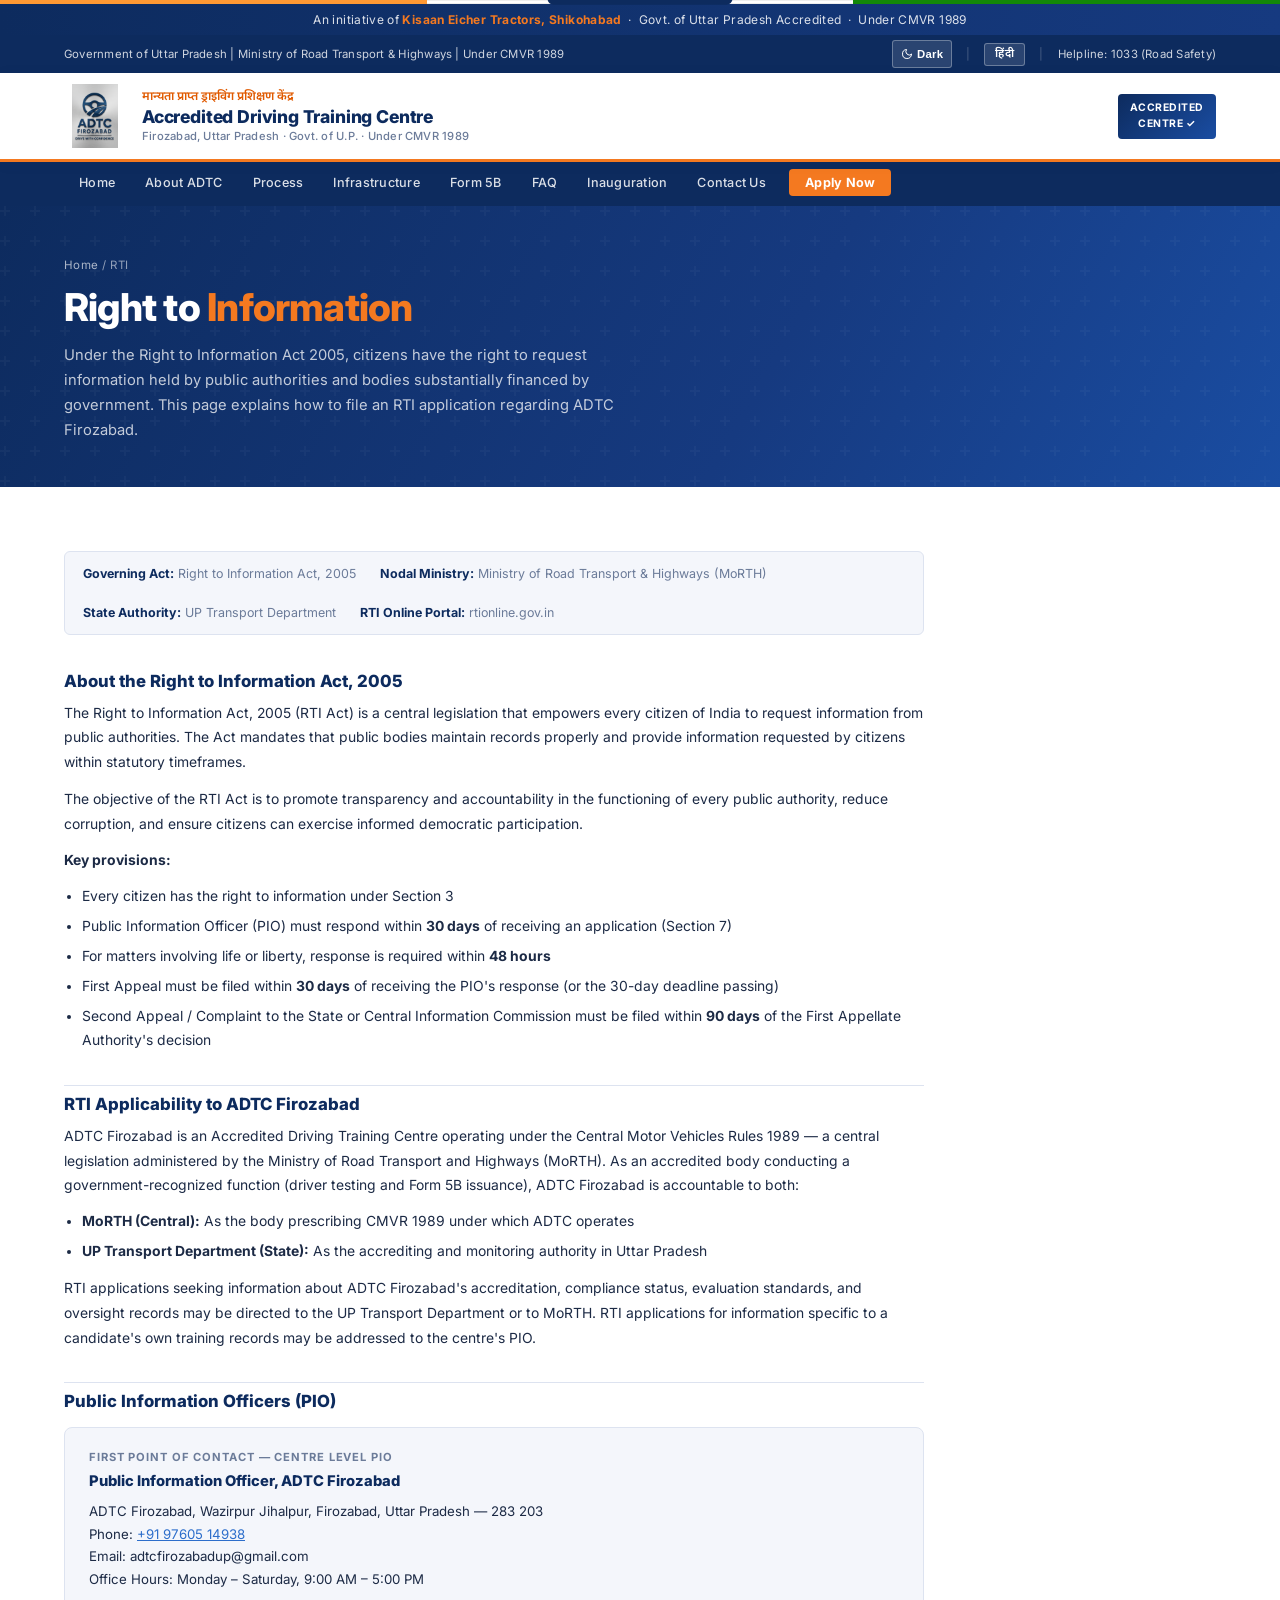
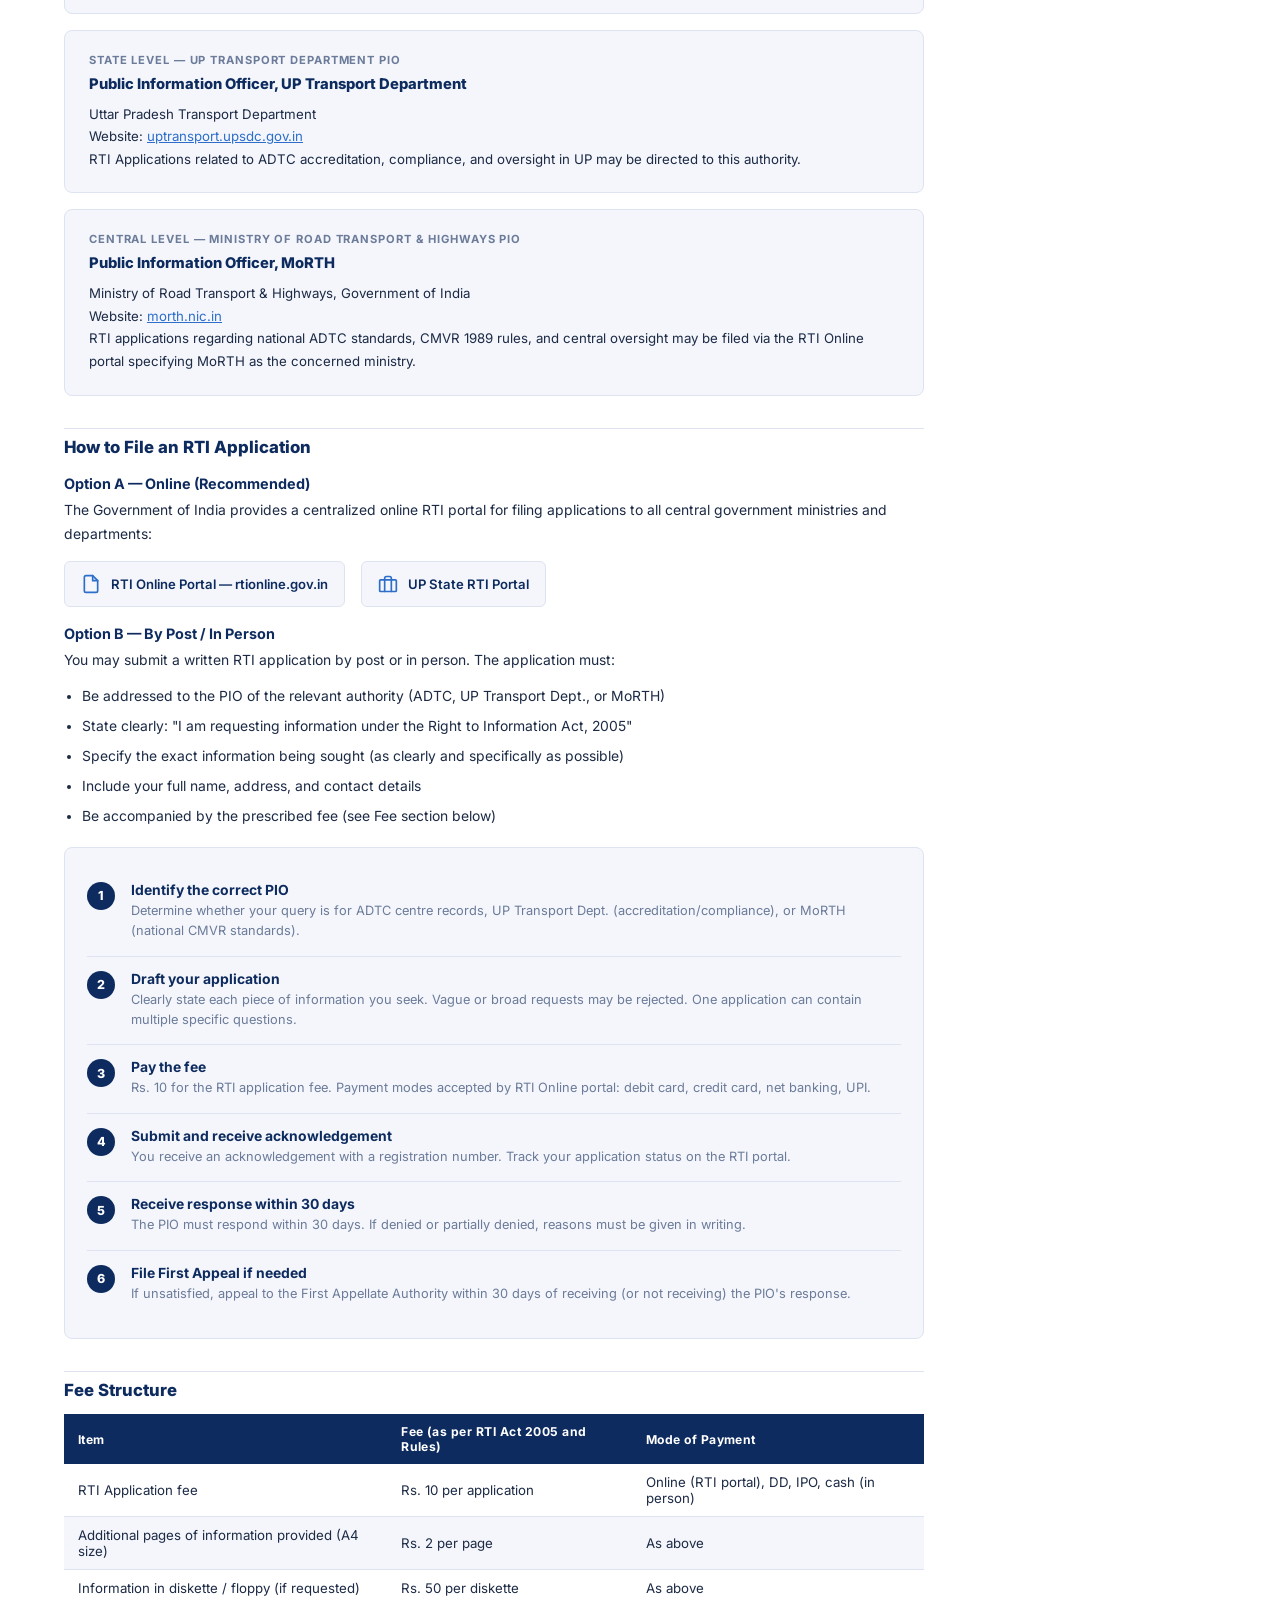
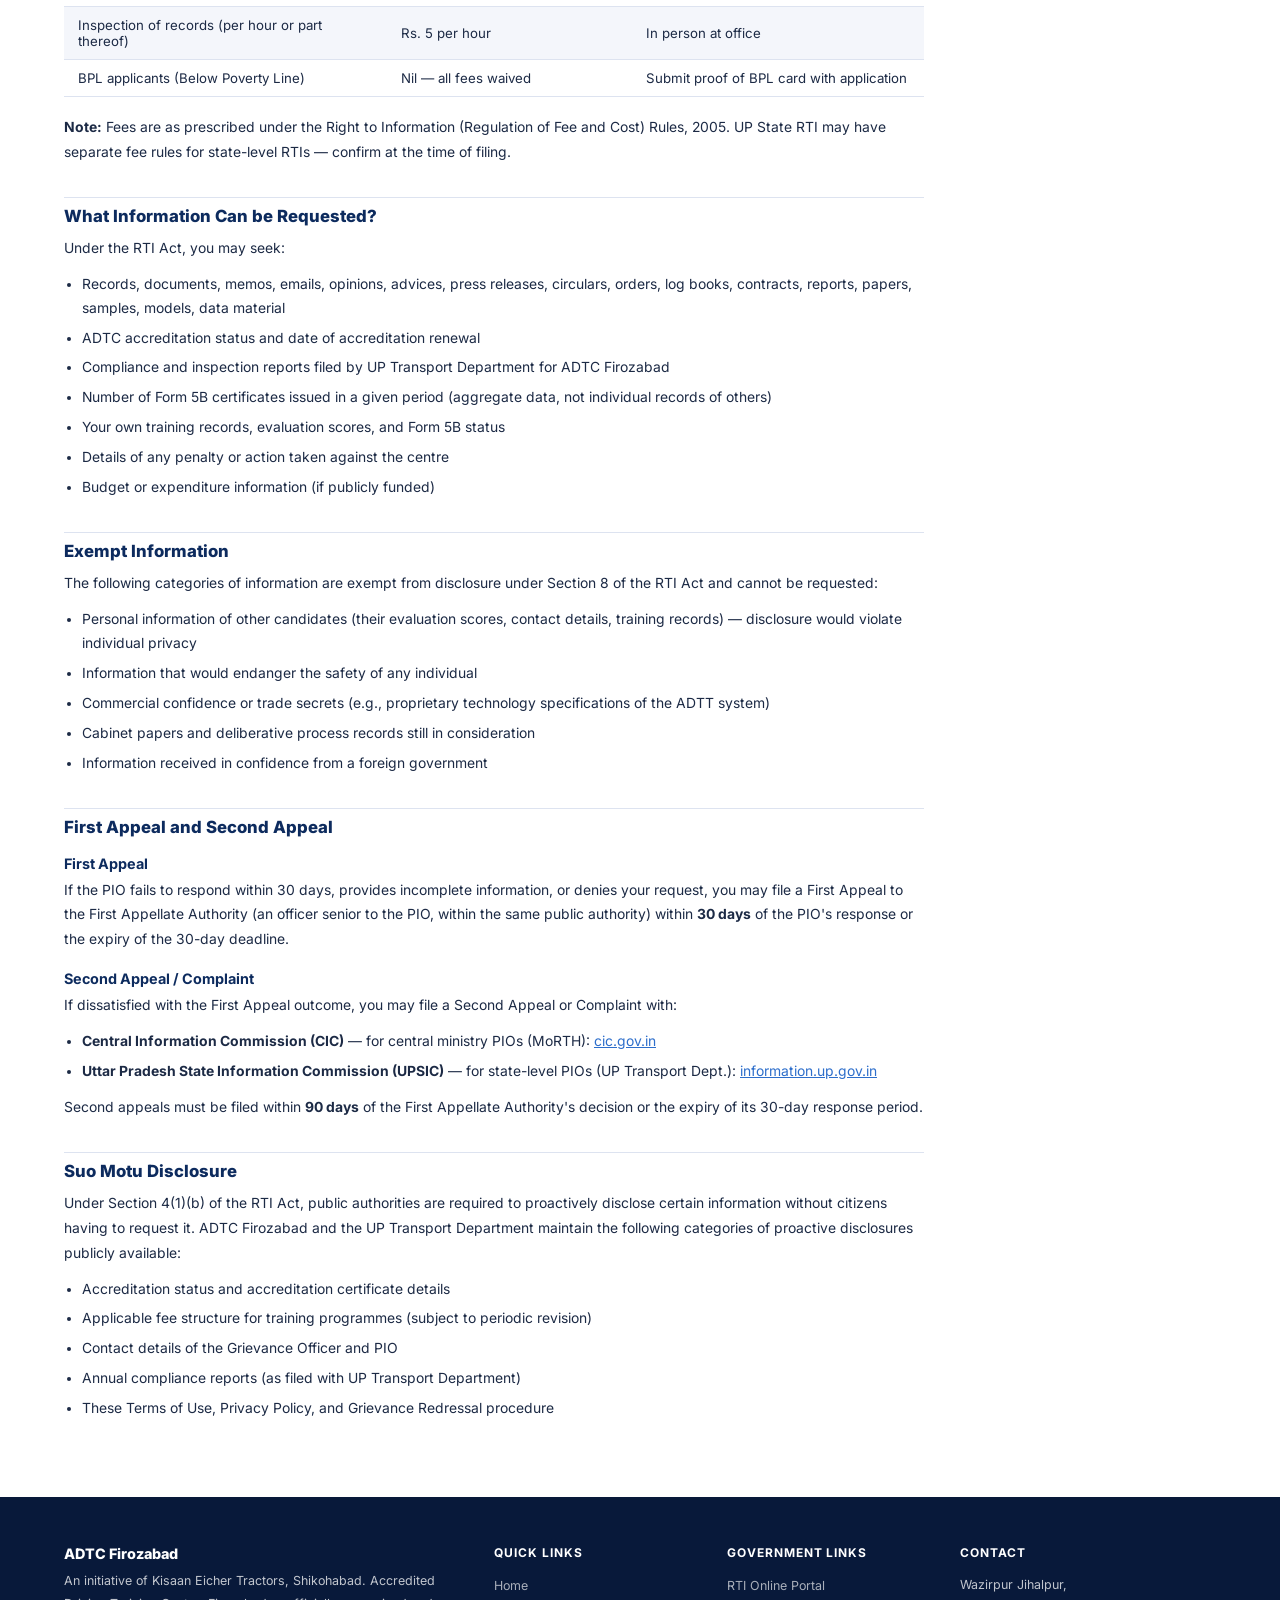
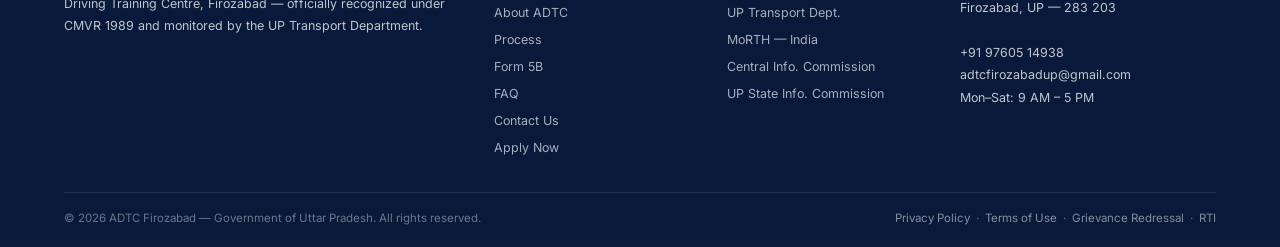
<file: rti.html>
﻿<!DOCTYPE html>
<html lang="en">
<head>
  <meta charset="UTF-8"/>
  <link rel="icon" type="image/png" href="logo/Gemini_Generated_Image_n7xuzqn7xuzqn7xu.png"/>
  <meta name="viewport" content="width=device-width, initial-scale=1.0"/>
  <title>RTI — Right to Information | ADTC Firozabad</title>
  <link rel="stylesheet" href="styles.css"/>
  <style>
    .policy-body { max-width: 860px; }
    .policy-body h2 { font-size: 1.05rem; font-weight: 800; color: var(--navy); margin: 32px 0 10px; padding-top: 8px; border-top: 1px solid var(--border); }
    .policy-body h2:first-of-type { border-top: none; margin-top: 0; }
    .policy-body h3 { font-size: .90rem; font-weight: 700; color: var(--navy); margin: 18px 0 6px; }
    .policy-body p { font-size: .87rem; color: var(--text); line-height: 1.78; margin-bottom: 12px; }
    .policy-body ul { margin: 8px 0 12px 18px; }
    .policy-body ul li { font-size: .87rem; color: var(--text); line-height: 1.72; margin-bottom: 6px; }
    .policy-body table { width: 100%; border-collapse: collapse; font-size: .83rem; margin: 14px 0 18px; }
    .policy-body table th { background: var(--navy); color: #fff; padding: 10px 14px; text-align: left; font-size: .76rem; font-weight: 700; letter-spacing: .04em; }
    .policy-body table td { padding: 10px 14px; border-bottom: 1px solid var(--border); }
    .policy-body table tr:nth-child(even) td { background: var(--off); }
    .policy-meta { display: flex; gap: 24px; flex-wrap: wrap; background: var(--off); border: 1px solid var(--border); border-radius: 6px; padding: 14px 18px; margin-bottom: 28px; font-size: .78rem; color: var(--muted); }
    .policy-meta strong { color: var(--navy); }
    .pio-card { background: var(--off); border: 1px solid var(--border); border-radius: 8px; padding: 22px 24px; margin: 16px 0; }
    .pio-card .pio-role { font-size: .70rem; font-weight: 700; letter-spacing: .08em; color: var(--muted); text-transform: uppercase; margin-bottom: 8px; }
    .pio-card h4 { font-size: .92rem; font-weight: 800; color: var(--navy); margin-bottom: 10px; }
    .pio-card p { font-size: .83rem; color: var(--text); line-height: 1.7; margin: 0; }
    .ext-portal { display: flex; gap: 16px; flex-wrap: wrap; margin-top: 14px; }
    .ext-portal a { display: flex; gap: 10px; align-items: center; background: var(--off); border: 1px solid var(--border); border-radius: 6px; padding: 12px 16px; text-decoration: none; color: var(--navy); font-size: .82rem; font-weight: 600; transition: box-shadow .2s; }
    .ext-portal a:hover { box-shadow: 0 4px 14px rgba(13,43,94,.12); }
    .ext-portal a svg { flex-shrink: 0; color: var(--sky); }
    .step-flow { display: flex; flex-direction: column; gap: 0; }
    .sf-item { display: flex; gap: 16px; align-items: flex-start; padding: 14px 0; border-bottom: 1px solid var(--border); }
    .sf-item:last-child { border-bottom: none; }
    .sf-num { width: 28px; height: 28px; border-radius: 50%; background: var(--navy); color: #fff; font-size: .78rem; font-weight: 800; display: flex; align-items: center; justify-content: center; flex-shrink: 0; }
    .sf-text h4 { font-size: .87rem; font-weight: 700; color: var(--navy); margin-bottom: 3px; }
    .sf-text p { font-size: .80rem; color: var(--muted); line-height: 1.6; margin: 0; }
  </style>
</head>
<body>

<a href="#main-content" class="skip-link" data-key="skip">Skip to Main Content</a>
<div class="tricolor-bar"><div class="tc-saffron"></div><div class="tc-white"></div><div class="tc-green"></div></div>

<div class="ownership-bar">
  An initiative of <strong>Kisaan Eicher Tractors, Shikohabad</strong> &nbsp;&middot;&nbsp; Govt. of Uttar Pradesh Accredited &nbsp;&middot;&nbsp; Under CMVR 1989
</div>
<div class="top-strip">
  <span class="strip-left" data-key="govt-strip">Government of Uttar Pradesh | Ministry of Road Transport &amp; Highways | Under CMVR 1989</span>
  <div class="strip-right">
    <button class="dark-btn" id="dark-toggle" aria-label="Toggle dark mode"><svg viewBox="0 0 24 24" fill="none" stroke="currentColor" stroke-width="2" stroke-linecap="round" stroke-linejoin="round"><path d="M21 12.79A9 9 0 1 1 11.21 3 7 7 0 0 0 21 12.79z"/></svg><span id="dark-label">Dark</span></button>
    <span class="strip-divider">|</span><button class="lang-btn" id="lang-toggle">हिंदी</button>
    <span class="strip-divider">|</span>
    <a href="tel:1033" data-key="helpline">Helpline: 1033 (Road Safety)</a>
  </div>
</div>
<header>
  <div class="logo-emblem" aria-hidden="true">
    <img src="logo/Gemini_Generated_Image_n7xuzqn7xuzqn7xu.png" alt="ADTC Firozabad" style="height:64px;width:auto;object-fit:contain;display:block;"/>
  </div>
  <div class="logo-text">
    <div class="hindi-name">मान्यता प्राप्त ड्राइविंग प्रशिक्षण केंद्र</div>
    <div class="main-name" data-key="centre-name">Accredited Driving Training Centre</div>
    <div class="sub-name" data-key="centre-sub">Firozabad, Uttar Pradesh · Govt. of U.P. · Under CMVR 1989</div>
  </div>
  <div class="header-badge" data-key="acc-badge">ACCREDITED&#10;CENTRE ✓</div>
</header>
<nav role="navigation" aria-label="Main navigation">
  <ul class="nav-links" id="navLinks">
    <li><a href="index.html" data-key="nav-home">Home</a></li>
    <li><a href="about.html" data-key="nav-about">About ADTC</a></li>
    <li><a href="process.html" data-key="nav-process">Process</a></li>
    <li><a href="infrastructure.html" data-key="nav-infra">Infrastructure</a></li>
    <li><a href="form5b.html" data-key="nav-form5b">Form 5B</a></li>
    <li><a href="faq.html" data-key="nav-faq">FAQ</a></li>
    <li><a href="inauguration.html">Inauguration</a></li>
    <li><a href="contact.html" data-key="nav-contact">Contact Us</a></li>
    <li><a href="enroll.html" class="nav-cta" data-key="nav-apply">Apply Now</a></li>
  </ul>
  <button class="hamburger" id="hamburger" aria-label="Open menu"><span></span><span></span><span></span></button>
</nav>

<main id="main-content" tabindex="-1">
  <div class="page-hero">
    <div class="page-hero-inner">
      <div class="page-hero-crumb"><a href="index.html">Home</a> / <span>RTI</span></div>
      <h1>Right to <span>Information</span></h1>
      <p>Under the Right to Information Act 2005, citizens have the right to request information held by public authorities and bodies substantially financed by government. This page explains how to file an RTI application regarding ADTC Firozabad.</p>
    </div>
  </div>

  <section class="section">
    <div class="policy-body">

      <div class="policy-meta">
        <div><strong>Governing Act:</strong> Right to Information Act, 2005</div>
        <div><strong>Nodal Ministry:</strong> Ministry of Road Transport &amp; Highways (MoRTH)</div>
        <div><strong>State Authority:</strong> UP Transport Department</div>
        <div><strong>RTI Online Portal:</strong> rtionline.gov.in</div>
      </div>

      <h2>About the Right to Information Act, 2005</h2>
      <p>The Right to Information Act, 2005 (RTI Act) is a central legislation that empowers every citizen of India to request information from public authorities. The Act mandates that public bodies maintain records properly and provide information requested by citizens within statutory timeframes.</p>
      <p>The objective of the RTI Act is to promote transparency and accountability in the functioning of every public authority, reduce corruption, and ensure citizens can exercise informed democratic participation.</p>
      <p><strong>Key provisions:</strong></p>
      <ul>
        <li>Every citizen has the right to information under Section 3</li>
        <li>Public Information Officer (PIO) must respond within <strong>30 days</strong> of receiving an application (Section 7)</li>
        <li>For matters involving life or liberty, response is required within <strong>48 hours</strong></li>
        <li>First Appeal must be filed within <strong>30 days</strong> of receiving the PIO's response (or the 30-day deadline passing)</li>
        <li>Second Appeal / Complaint to the State or Central Information Commission must be filed within <strong>90 days</strong> of the First Appellate Authority's decision</li>
      </ul>

      <h2>RTI Applicability to ADTC Firozabad</h2>
      <p>ADTC Firozabad is an Accredited Driving Training Centre operating under the Central Motor Vehicles Rules 1989 — a central legislation administered by the Ministry of Road Transport and Highways (MoRTH). As an accredited body conducting a government-recognized function (driver testing and Form 5B issuance), ADTC Firozabad is accountable to both:</p>
      <ul>
        <li><strong>MoRTH (Central):</strong> As the body prescribing CMVR 1989 under which ADTC operates</li>
        <li><strong>UP Transport Department (State):</strong> As the accrediting and monitoring authority in Uttar Pradesh</li>
      </ul>
      <p>RTI applications seeking information about ADTC Firozabad's accreditation, compliance status, evaluation standards, and oversight records may be directed to the UP Transport Department or to MoRTH. RTI applications for information specific to a candidate's own training records may be addressed to the centre's PIO.</p>

      <h2>Public Information Officers (PIO)</h2>

      <div class="pio-card">
        <div class="pio-role">First Point of Contact — Centre Level PIO</div>
        <h4>Public Information Officer, ADTC Firozabad</h4>
        <p>
          ADTC Firozabad, Wazirpur Jihalpur, Firozabad, Uttar Pradesh — 283 203<br>
          Phone: <a href="tel:+919760514938" style="color:var(--sky);">+91 97605 14938</a><br>
          Email: adtcfirozabadup@gmail.com<br>
          Office Hours: Monday – Saturday, 9:00 AM – 5:00 PM
        </p>
      </div>

      <div class="pio-card">
        <div class="pio-role">State Level — UP Transport Department PIO</div>
        <h4>Public Information Officer, UP Transport Department</h4>
        <p>
          Uttar Pradesh Transport Department<br>
          Website: <a href="https://uptransport.upsdc.gov.in/" target="_blank" rel="noopener noreferrer" style="color:var(--sky);">uptransport.upsdc.gov.in</a><br>
          RTI Applications related to ADTC accreditation, compliance, and oversight in UP may be directed to this authority.
        </p>
      </div>

      <div class="pio-card">
        <div class="pio-role">Central Level — Ministry of Road Transport &amp; Highways PIO</div>
        <h4>Public Information Officer, MoRTH</h4>
        <p>
          Ministry of Road Transport &amp; Highways, Government of India<br>
          Website: <a href="https://morth.nic.in/" target="_blank" rel="noopener noreferrer" style="color:var(--sky);">morth.nic.in</a><br>
          RTI applications regarding national ADTC standards, CMVR 1989 rules, and central oversight may be filed via the RTI Online portal specifying MoRTH as the concerned ministry.
        </p>
      </div>

      <h2>How to File an RTI Application</h2>

      <h3>Option A — Online (Recommended)</h3>
      <p>The Government of India provides a centralized online RTI portal for filing applications to all central government ministries and departments:</p>
      <div class="ext-portal">
        <a href="https://rtionline.gov.in/" target="_blank" rel="noopener noreferrer">
          <svg viewBox="0 0 24 24" fill="none" stroke="currentColor" stroke-width="2" stroke-linecap="round" stroke-linejoin="round" width="20" height="20" aria-hidden="true"><path d="M14 2H6a2 2 0 00-2 2v16a2 2 0 002 2h12a2 2 0 002-2V8z"/><polyline points="14,2 14,8 20,8"/></svg>
          RTI Online Portal — rtionline.gov.in
        </a>
        <a href="https://rti.up.gov.in/" target="_blank" rel="noopener noreferrer">
          <svg viewBox="0 0 24 24" fill="none" stroke="currentColor" stroke-width="2" stroke-linecap="round" stroke-linejoin="round" width="20" height="20" aria-hidden="true"><rect x="2" y="7" width="20" height="14" rx="1"/><path d="M16 21V5a2 2 0 00-2-2h-4a2 2 0 00-2 2v16"/></svg>
          UP State RTI Portal
        </a>
      </div>

      <h3>Option B — By Post / In Person</h3>
      <p>You may submit a written RTI application by post or in person. The application must:</p>
      <ul>
        <li>Be addressed to the PIO of the relevant authority (ADTC, UP Transport Dept., or MoRTH)</li>
        <li>State clearly: "I am requesting information under the Right to Information Act, 2005"</li>
        <li>Specify the exact information being sought (as clearly and specifically as possible)</li>
        <li>Include your full name, address, and contact details</li>
        <li>Be accompanied by the prescribed fee (see Fee section below)</li>
      </ul>

      <div class="step-flow" style="background:var(--off);border:1px solid var(--border);border-radius:8px;padding:20px 22px;margin:18px 0;">
        <div class="sf-item">
          <div class="sf-num">1</div>
          <div class="sf-text"><h4>Identify the correct PIO</h4><p>Determine whether your query is for ADTC centre records, UP Transport Dept. (accreditation/compliance), or MoRTH (national CMVR standards).</p></div>
        </div>
        <div class="sf-item">
          <div class="sf-num">2</div>
          <div class="sf-text"><h4>Draft your application</h4><p>Clearly state each piece of information you seek. Vague or broad requests may be rejected. One application can contain multiple specific questions.</p></div>
        </div>
        <div class="sf-item">
          <div class="sf-num">3</div>
          <div class="sf-text"><h4>Pay the fee</h4><p>Rs. 10 for the RTI application fee. Payment modes accepted by RTI Online portal: debit card, credit card, net banking, UPI.</p></div>
        </div>
        <div class="sf-item">
          <div class="sf-num">4</div>
          <div class="sf-text"><h4>Submit and receive acknowledgement</h4><p>You receive an acknowledgement with a registration number. Track your application status on the RTI portal.</p></div>
        </div>
        <div class="sf-item">
          <div class="sf-num">5</div>
          <div class="sf-text"><h4>Receive response within 30 days</h4><p>The PIO must respond within 30 days. If denied or partially denied, reasons must be given in writing.</p></div>
        </div>
        <div class="sf-item">
          <div class="sf-num">6</div>
          <div class="sf-text"><h4>File First Appeal if needed</h4><p>If unsatisfied, appeal to the First Appellate Authority within 30 days of receiving (or not receiving) the PIO's response.</p></div>
        </div>
      </div>

      <h2>Fee Structure</h2>
      <table>
        <thead><tr><th>Item</th><th>Fee (as per RTI Act 2005 and Rules)</th><th>Mode of Payment</th></tr></thead>
        <tbody>
          <tr><td>RTI Application fee</td><td>Rs. 10 per application</td><td>Online (RTI portal), DD, IPO, cash (in person)</td></tr>
          <tr><td>Additional pages of information provided (A4 size)</td><td>Rs. 2 per page</td><td>As above</td></tr>
          <tr><td>Information in diskette / floppy (if requested)</td><td>Rs. 50 per diskette</td><td>As above</td></tr>
          <tr><td>Inspection of records (per hour or part thereof)</td><td>Rs. 5 per hour</td><td>In person at office</td></tr>
          <tr><td>BPL applicants (Below Poverty Line)</td><td>Nil — all fees waived</td><td>Submit proof of BPL card with application</td></tr>
        </tbody>
      </table>
      <p><strong>Note:</strong> Fees are as prescribed under the Right to Information (Regulation of Fee and Cost) Rules, 2005. UP State RTI may have separate fee rules for state-level RTIs — confirm at the time of filing.</p>

      <h2>What Information Can be Requested?</h2>
      <p>Under the RTI Act, you may seek:</p>
      <ul>
        <li>Records, documents, memos, emails, opinions, advices, press releases, circulars, orders, log books, contracts, reports, papers, samples, models, data material</li>
        <li>ADTC accreditation status and date of accreditation renewal</li>
        <li>Compliance and inspection reports filed by UP Transport Department for ADTC Firozabad</li>
        <li>Number of Form 5B certificates issued in a given period (aggregate data, not individual records of others)</li>
        <li>Your own training records, evaluation scores, and Form 5B status</li>
        <li>Details of any penalty or action taken against the centre</li>
        <li>Budget or expenditure information (if publicly funded)</li>
      </ul>

      <h2>Exempt Information</h2>
      <p>The following categories of information are exempt from disclosure under Section 8 of the RTI Act and cannot be requested:</p>
      <ul>
        <li>Personal information of other candidates (their evaluation scores, contact details, training records) — disclosure would violate individual privacy</li>
        <li>Information that would endanger the safety of any individual</li>
        <li>Commercial confidence or trade secrets (e.g., proprietary technology specifications of the ADTT system)</li>
        <li>Cabinet papers and deliberative process records still in consideration</li>
        <li>Information received in confidence from a foreign government</li>
      </ul>

      <h2>First Appeal and Second Appeal</h2>
      <h3>First Appeal</h3>
      <p>If the PIO fails to respond within 30 days, provides incomplete information, or denies your request, you may file a First Appeal to the First Appellate Authority (an officer senior to the PIO, within the same public authority) within <strong>30 days</strong> of the PIO's response or the expiry of the 30-day deadline.</p>
      <h3>Second Appeal / Complaint</h3>
      <p>If dissatisfied with the First Appeal outcome, you may file a Second Appeal or Complaint with:</p>
      <ul>
        <li><strong>Central Information Commission (CIC)</strong> — for central ministry PIOs (MoRTH): <a href="https://cic.gov.in/" target="_blank" rel="noopener noreferrer" style="color:var(--sky);">cic.gov.in</a></li>
        <li><strong>Uttar Pradesh State Information Commission (UPSIC)</strong> — for state-level PIOs (UP Transport Dept.): <a href="https://information.up.gov.in/" target="_blank" rel="noopener noreferrer" style="color:var(--sky);">information.up.gov.in</a></li>
      </ul>
      <p>Second appeals must be filed within <strong>90 days</strong> of the First Appellate Authority's decision or the expiry of its 30-day response period.</p>

      <h2>Suo Motu Disclosure</h2>
      <p>Under Section 4(1)(b) of the RTI Act, public authorities are required to proactively disclose certain information without citizens having to request it. ADTC Firozabad and the UP Transport Department maintain the following categories of proactive disclosures publicly available:</p>
      <ul>
        <li>Accreditation status and accreditation certificate details</li>
        <li>Applicable fee structure for training programmes (subject to periodic revision)</li>
        <li>Contact details of the Grievance Officer and PIO</li>
        <li>Annual compliance reports (as filed with UP Transport Department)</li>
        <li>These Terms of Use, Privacy Policy, and Grievance Redressal procedure</li>
      </ul>

    </div>
  </section>
</main>

<footer>
  <div class="footer-grid">
    <div class="footer-col"><div class="footer-brand" data-key="f-brand">ADTC Firozabad</div><p>An initiative of Kisaan Eicher Tractors, Shikohabad. Accredited Driving Training Centre, Firozabad — officially recognized under CMVR 1989 and monitored by the UP Transport Department.</p></div>
    <div class="footer-col"><h4 data-key="f-h2">Quick Links</h4><ul><li><a href="index.html">Home</a></li><li><a href="about.html">About ADTC</a></li><li><a href="process.html">Process</a></li><li><a href="form5b.html">Form 5B</a></li><li><a href="faq.html">FAQ</a></li><li><a href="contact.html">Contact Us</a></li><li><a href="enroll.html">Apply Now</a></li></ul></div>
    <div class="footer-col"><h4 data-key="f-h3">Government Links</h4><ul><li><a href="https://rtionline.gov.in/" target="_blank" rel="noopener noreferrer">RTI Online Portal</a></li><li><a href="https://uptransport.upsdc.gov.in/" target="_blank" rel="noopener noreferrer">UP Transport Dept.</a></li><li><a href="https://morth.nic.in/" target="_blank" rel="noopener noreferrer">MoRTH — India</a></li><li><a href="https://cic.gov.in/" target="_blank" rel="noopener noreferrer">Central Info. Commission</a></li><li><a href="https://information.up.gov.in/" target="_blank" rel="noopener noreferrer">UP State Info. Commission</a></li></ul></div>
    <div class="footer-col"><h4 data-key="f-h4">Contact</h4><p>Wazirpur Jihalpur,<br>Firozabad, UP — 283 203<br><br>+91 97605 14938<br>adtcfirozabadup@gmail.com<br>Mon–Sat: 9 AM – 5 PM</p></div>
  </div>
  <div class="footer-bottom">
    <span data-key="f-copy">© 2026 ADTC Firozabad — Government of Uttar Pradesh. All rights reserved.</span>
    <span><a href="privacy.html" data-key="f-privacy">Privacy Policy</a> &nbsp;·&nbsp; <a href="terms.html" data-key="f-terms">Terms of Use</a> &nbsp;·&nbsp; <a href="grievance.html" data-key="f-grievance">Grievance Redressal</a> &nbsp;·&nbsp; <a href="rti.html" data-key="f-rti">RTI</a></span>
  </div>
</footer>
<button id="backTop" aria-label="Back to top"><svg viewBox="0 0 24 24" fill="none" stroke="currentColor" stroke-width="2.5" stroke-linecap="round" stroke-linejoin="round" aria-hidden="true"><line x1="12" y1="19" x2="12" y2="5"/><polyline points="5,12 12,5 19,12"/></svg></button>
<script src="script.js"></script>
</body>
</html>
</file>
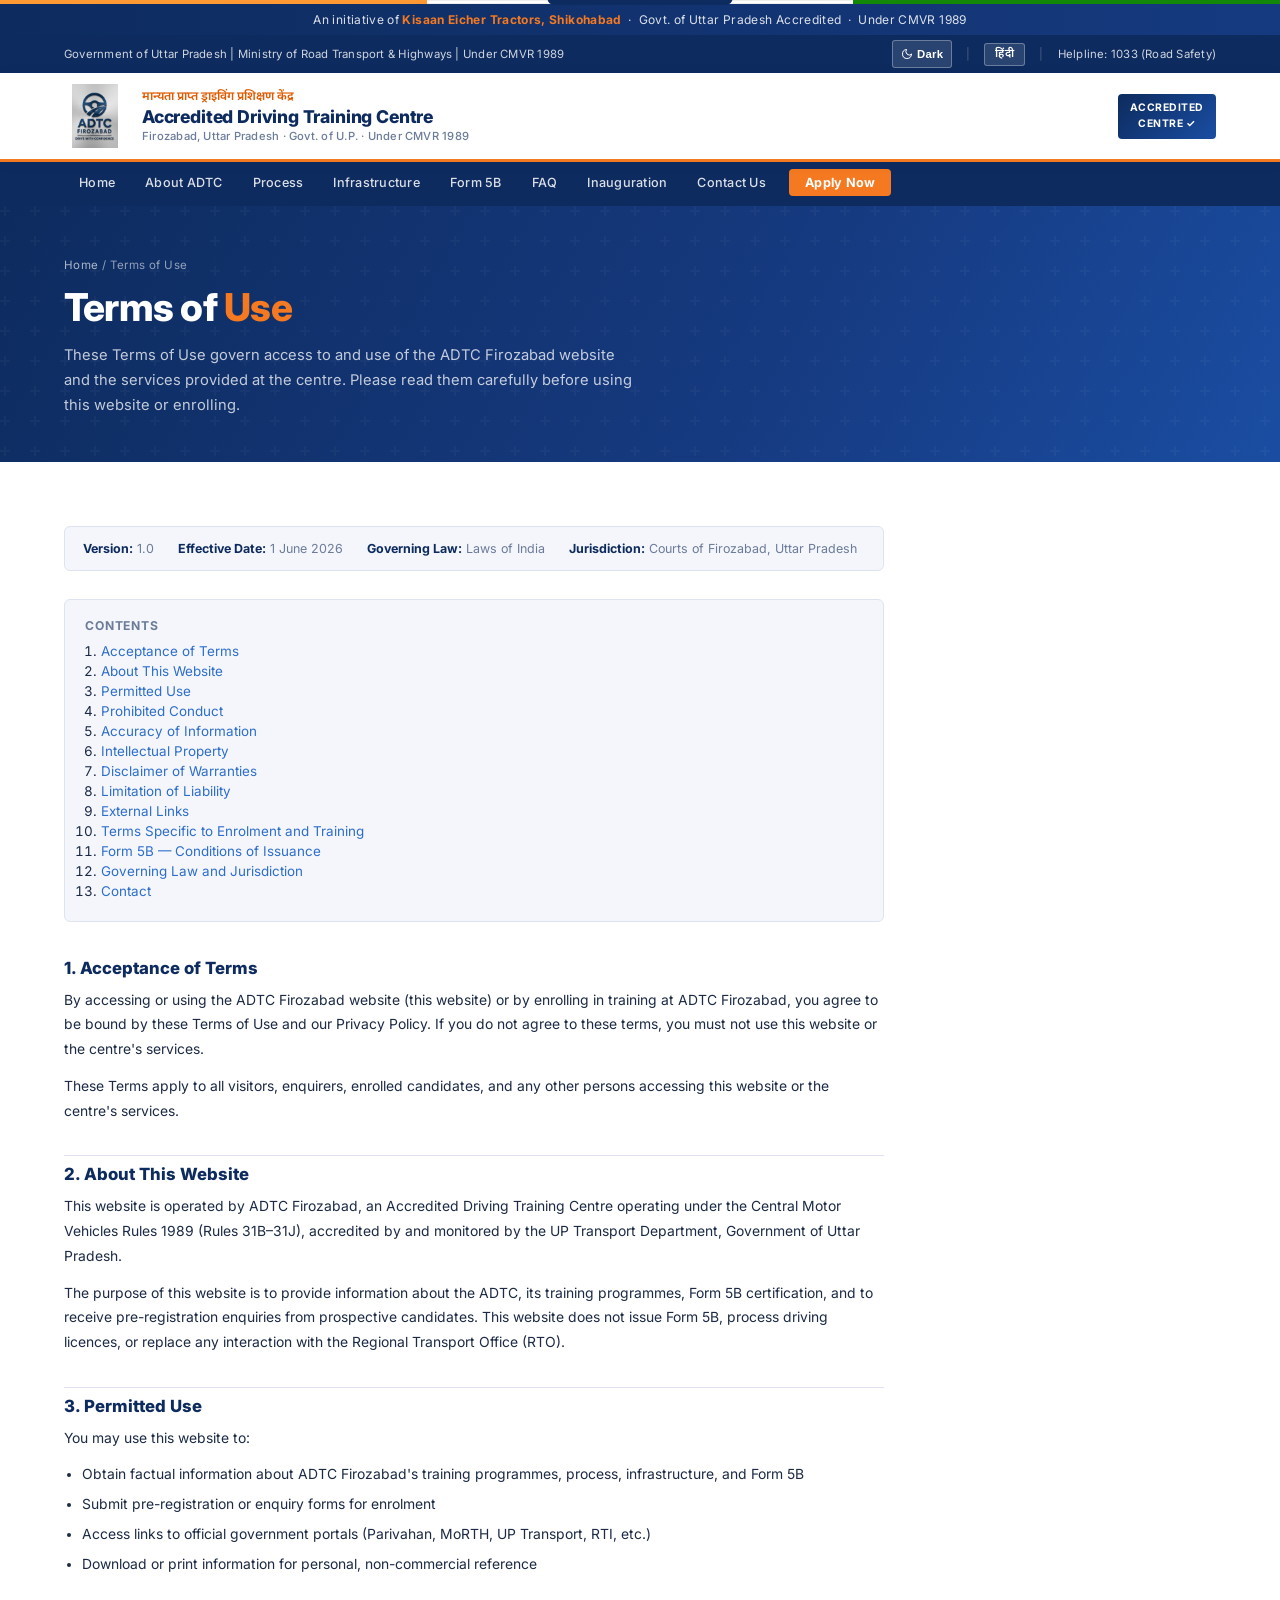
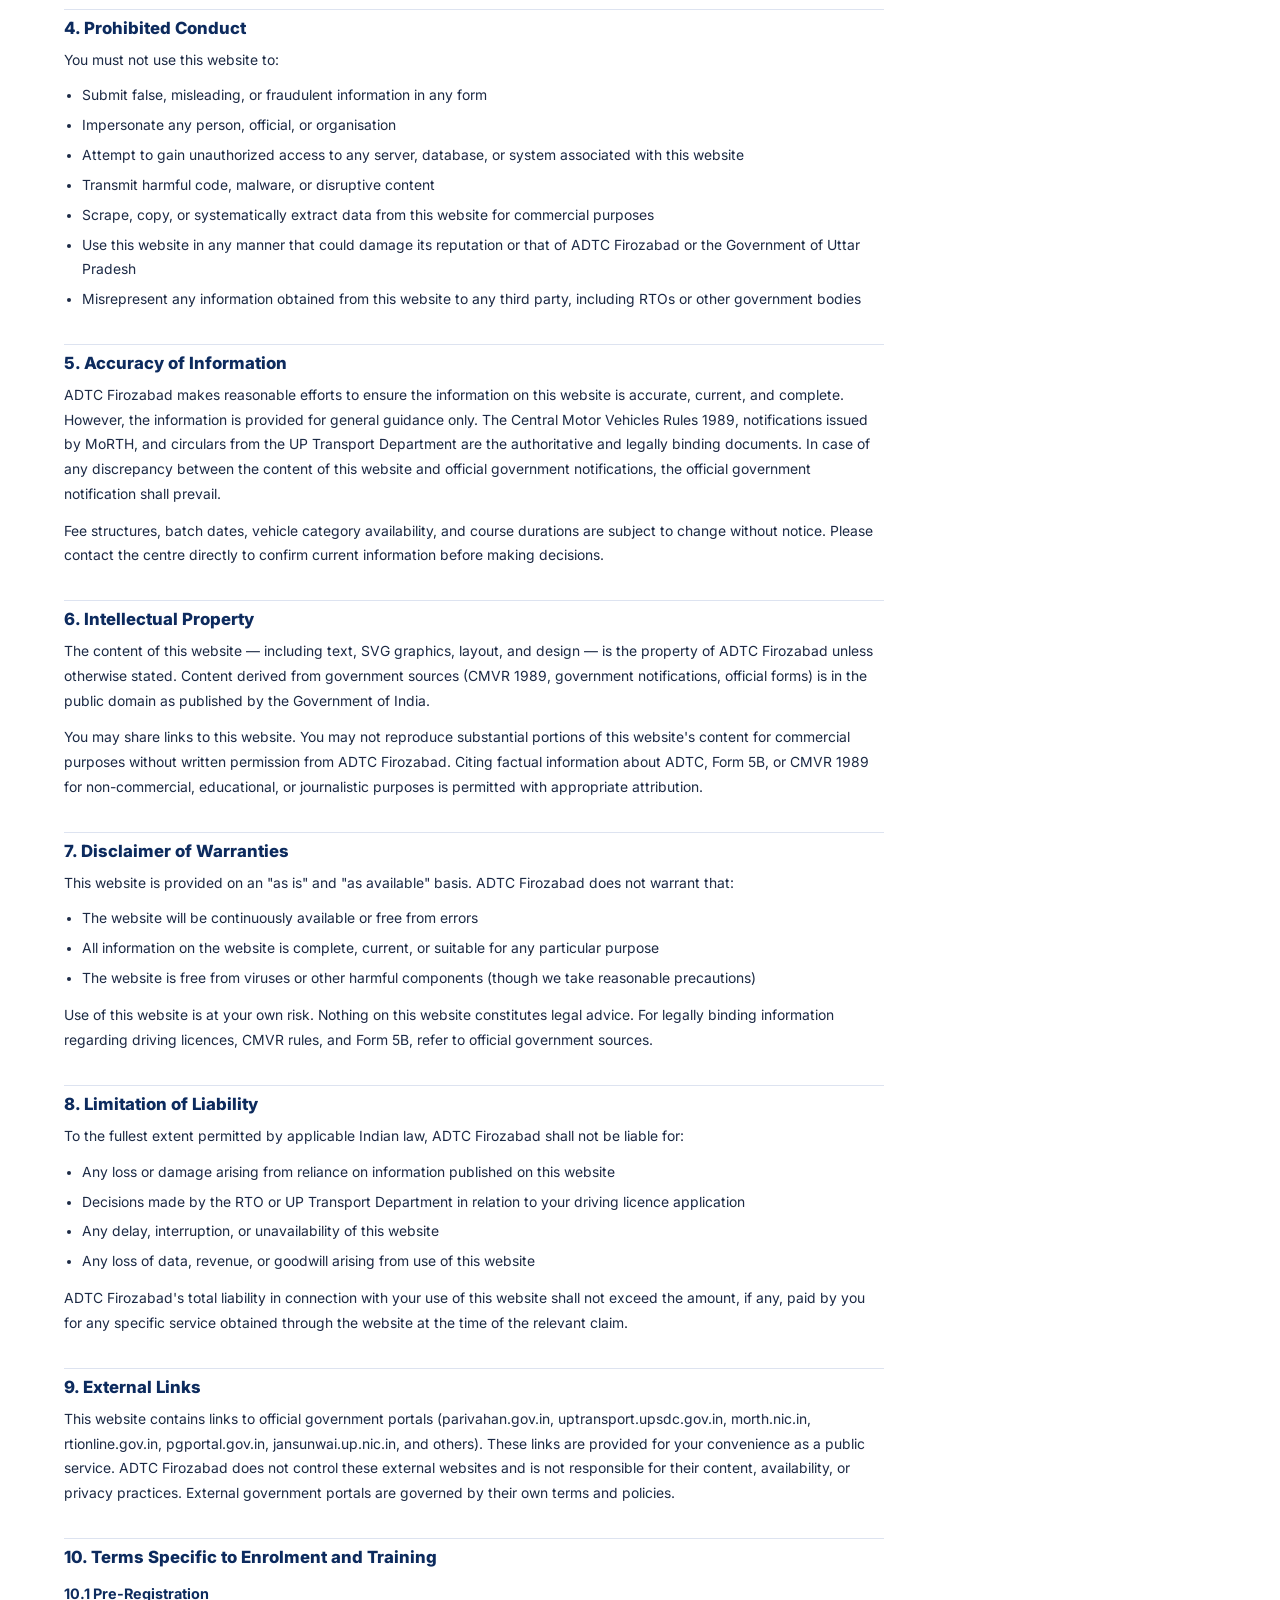
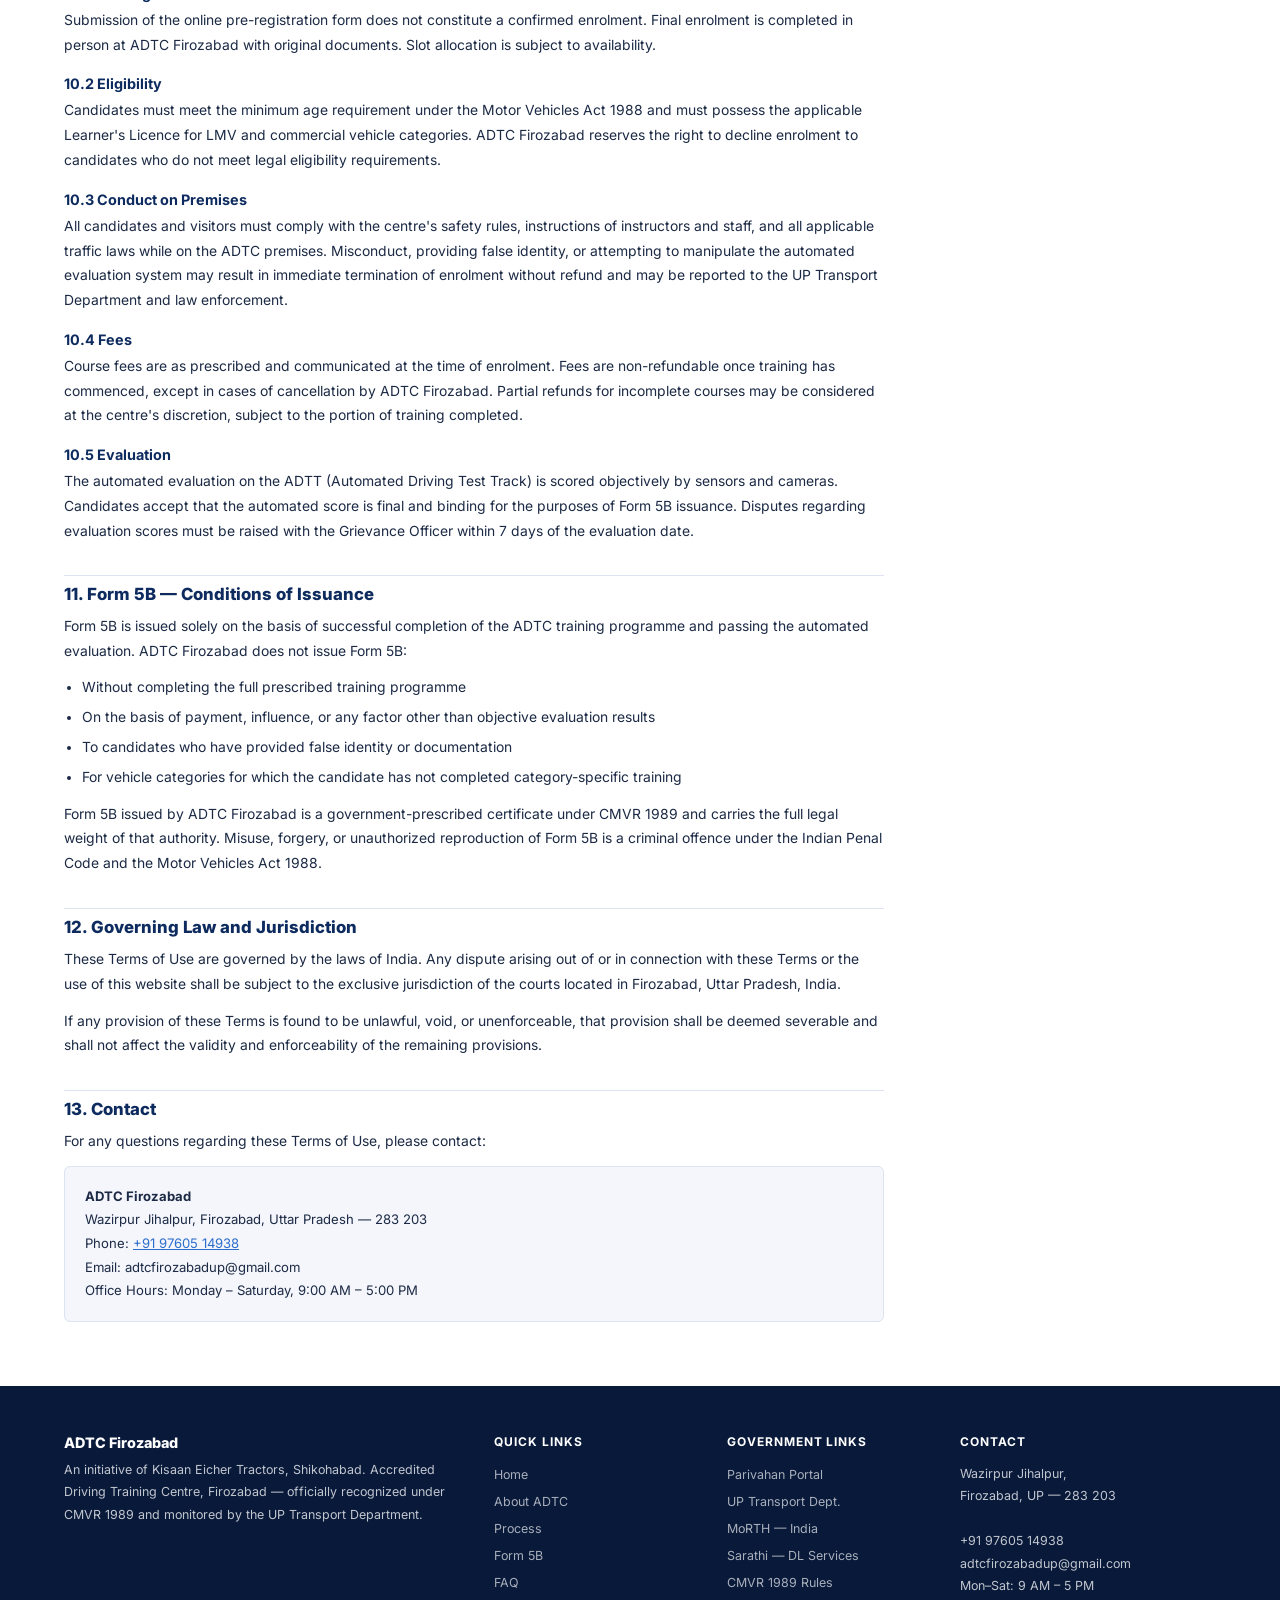
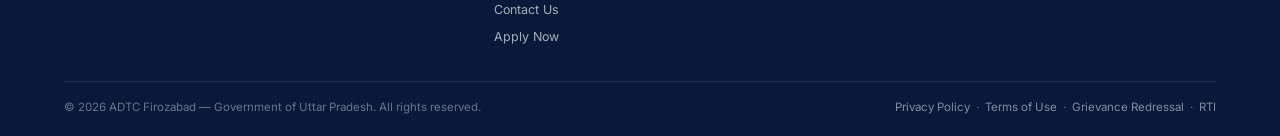
<file: terms.html>
﻿<!DOCTYPE html>
<html lang="en">
<head>
  <meta charset="UTF-8"/>
  <link rel="icon" type="image/png" href="logo/Gemini_Generated_Image_n7xuzqn7xuzqn7xu.png"/>
  <meta name="viewport" content="width=device-width, initial-scale=1.0"/>
  <title>Terms of Use | ADTC Firozabad</title>
  <link rel="stylesheet" href="styles.css"/>
  <style>
    .policy-body { max-width: 820px; }
    .policy-body h2 { font-size: 1.05rem; font-weight: 800; color: var(--navy); margin: 32px 0 10px; padding-top: 8px; border-top: 1px solid var(--border); }
    .policy-body h2:first-of-type { border-top: none; margin-top: 0; }
    .policy-body h3 { font-size: .90rem; font-weight: 700; color: var(--navy); margin: 18px 0 6px; }
    .policy-body p { font-size: .87rem; color: var(--text); line-height: 1.78; margin-bottom: 12px; }
    .policy-body ul { margin: 8px 0 12px 18px; }
    .policy-body ul li { font-size: .87rem; color: var(--text); line-height: 1.72; margin-bottom: 6px; }
    .policy-meta { display: flex; gap: 24px; flex-wrap: wrap; background: var(--off); border: 1px solid var(--border); border-radius: 6px; padding: 14px 18px; margin-bottom: 28px; font-size: .78rem; color: var(--muted); }
    .policy-meta strong { color: var(--navy); }
    .toc { background: var(--off); border: 1px solid var(--border); border-radius: 6px; padding: 18px 20px; margin-bottom: 28px; }
    .toc h4 { font-size: .76rem; font-weight: 700; color: var(--muted); letter-spacing: .07em; text-transform: uppercase; margin-bottom: 10px; }
    .toc ol { margin-left: 16px; }
    .toc li { font-size: .84rem; margin-bottom: 4px; }
    .toc a { color: var(--sky); text-decoration: none; }
    .toc a:hover { color: var(--navy); }
  </style>
</head>
<body>

<a href="#main-content" class="skip-link" data-key="skip">Skip to Main Content</a>
<div class="tricolor-bar"><div class="tc-saffron"></div><div class="tc-white"></div><div class="tc-green"></div></div>

<div class="ownership-bar">
  An initiative of <strong>Kisaan Eicher Tractors, Shikohabad</strong> &nbsp;&middot;&nbsp; Govt. of Uttar Pradesh Accredited &nbsp;&middot;&nbsp; Under CMVR 1989
</div>
<div class="top-strip">
  <span class="strip-left" data-key="govt-strip">Government of Uttar Pradesh | Ministry of Road Transport &amp; Highways | Under CMVR 1989</span>
  <div class="strip-right">
    <button class="dark-btn" id="dark-toggle" aria-label="Toggle dark mode"><svg viewBox="0 0 24 24" fill="none" stroke="currentColor" stroke-width="2" stroke-linecap="round" stroke-linejoin="round"><path d="M21 12.79A9 9 0 1 1 11.21 3 7 7 0 0 0 21 12.79z"/></svg><span id="dark-label">Dark</span></button>
    <span class="strip-divider">|</span><button class="lang-btn" id="lang-toggle">हिंदी</button>
    <span class="strip-divider">|</span>
    <a href="tel:1033" data-key="helpline">Helpline: 1033 (Road Safety)</a>
  </div>
</div>
<header>
  <div class="logo-emblem" aria-hidden="true">
    <img src="logo/Gemini_Generated_Image_n7xuzqn7xuzqn7xu.png" alt="ADTC Firozabad" style="height:64px;width:auto;object-fit:contain;display:block;"/>
  </div>
  <div class="logo-text">
    <div class="hindi-name">मान्यता प्राप्त ड्राइविंग प्रशिक्षण केंद्र</div>
    <div class="main-name" data-key="centre-name">Accredited Driving Training Centre</div>
    <div class="sub-name" data-key="centre-sub">Firozabad, Uttar Pradesh · Govt. of U.P. · Under CMVR 1989</div>
  </div>
  <div class="header-badge" data-key="acc-badge">ACCREDITED&#10;CENTRE ✓</div>
</header>
<nav role="navigation" aria-label="Main navigation">
  <ul class="nav-links" id="navLinks">
    <li><a href="index.html" data-key="nav-home">Home</a></li>
    <li><a href="about.html" data-key="nav-about">About ADTC</a></li>
    <li><a href="process.html" data-key="nav-process">Process</a></li>
    <li><a href="infrastructure.html" data-key="nav-infra">Infrastructure</a></li>
    <li><a href="form5b.html" data-key="nav-form5b">Form 5B</a></li>
    <li><a href="faq.html" data-key="nav-faq">FAQ</a></li>
    <li><a href="inauguration.html">Inauguration</a></li>
    <li><a href="contact.html" data-key="nav-contact">Contact Us</a></li>
    <li><a href="enroll.html" class="nav-cta" data-key="nav-apply">Apply Now</a></li>
  </ul>
  <button class="hamburger" id="hamburger" aria-label="Open menu"><span></span><span></span><span></span></button>
</nav>

<main id="main-content" tabindex="-1">
  <div class="page-hero">
    <div class="page-hero-inner">
      <div class="page-hero-crumb"><a href="index.html">Home</a> / <span>Terms of Use</span></div>
      <h1>Terms of <span>Use</span></h1>
      <p>These Terms of Use govern access to and use of the ADTC Firozabad website and the services provided at the centre. Please read them carefully before using this website or enrolling.</p>
    </div>
  </div>

  <section class="section">
    <div class="policy-body">

      <div class="policy-meta">
        <div><strong>Version:</strong> 1.0</div>
        <div><strong>Effective Date:</strong> 1 June 2026</div>
        <div><strong>Governing Law:</strong> Laws of India</div>
        <div><strong>Jurisdiction:</strong> Courts of Firozabad, Uttar Pradesh</div>
      </div>

      <div class="toc">
        <h4>Contents</h4>
        <ol>
          <li><a href="#acceptance">Acceptance of Terms</a></li>
          <li><a href="#about-site">About This Website</a></li>
          <li><a href="#permitted-use">Permitted Use</a></li>
          <li><a href="#prohibited">Prohibited Conduct</a></li>
          <li><a href="#accuracy">Accuracy of Information</a></li>
          <li><a href="#intellectual-property">Intellectual Property</a></li>
          <li><a href="#disclaimer">Disclaimer of Warranties</a></li>
          <li><a href="#liability">Limitation of Liability</a></li>
          <li><a href="#external-links">External Links</a></li>
          <li><a href="#training-terms">Terms Specific to Enrolment and Training</a></li>
          <li><a href="#form5b-terms">Form 5B — Conditions of Issuance</a></li>
          <li><a href="#governing-law">Governing Law and Jurisdiction</a></li>
          <li><a href="#contact-terms">Contact</a></li>
        </ol>
      </div>

      <h2 id="acceptance">1. Acceptance of Terms</h2>
      <p>By accessing or using the ADTC Firozabad website (this website) or by enrolling in training at ADTC Firozabad, you agree to be bound by these Terms of Use and our Privacy Policy. If you do not agree to these terms, you must not use this website or the centre's services.</p>
      <p>These Terms apply to all visitors, enquirers, enrolled candidates, and any other persons accessing this website or the centre's services.</p>

      <h2 id="about-site">2. About This Website</h2>
      <p>This website is operated by ADTC Firozabad, an Accredited Driving Training Centre operating under the Central Motor Vehicles Rules 1989 (Rules 31B–31J), accredited by and monitored by the UP Transport Department, Government of Uttar Pradesh.</p>
      <p>The purpose of this website is to provide information about the ADTC, its training programmes, Form 5B certification, and to receive pre-registration enquiries from prospective candidates. This website does not issue Form 5B, process driving licences, or replace any interaction with the Regional Transport Office (RTO).</p>

      <h2 id="permitted-use">3. Permitted Use</h2>
      <p>You may use this website to:</p>
      <ul>
        <li>Obtain factual information about ADTC Firozabad's training programmes, process, infrastructure, and Form 5B</li>
        <li>Submit pre-registration or enquiry forms for enrolment</li>
        <li>Access links to official government portals (Parivahan, MoRTH, UP Transport, RTI, etc.)</li>
        <li>Download or print information for personal, non-commercial reference</li>
      </ul>

      <h2 id="prohibited">4. Prohibited Conduct</h2>
      <p>You must not use this website to:</p>
      <ul>
        <li>Submit false, misleading, or fraudulent information in any form</li>
        <li>Impersonate any person, official, or organisation</li>
        <li>Attempt to gain unauthorized access to any server, database, or system associated with this website</li>
        <li>Transmit harmful code, malware, or disruptive content</li>
        <li>Scrape, copy, or systematically extract data from this website for commercial purposes</li>
        <li>Use this website in any manner that could damage its reputation or that of ADTC Firozabad or the Government of Uttar Pradesh</li>
        <li>Misrepresent any information obtained from this website to any third party, including RTOs or other government bodies</li>
      </ul>

      <h2 id="accuracy">5. Accuracy of Information</h2>
      <p>ADTC Firozabad makes reasonable efforts to ensure the information on this website is accurate, current, and complete. However, the information is provided for general guidance only. The Central Motor Vehicles Rules 1989, notifications issued by MoRTH, and circulars from the UP Transport Department are the authoritative and legally binding documents. In case of any discrepancy between the content of this website and official government notifications, the official government notification shall prevail.</p>
      <p>Fee structures, batch dates, vehicle category availability, and course durations are subject to change without notice. Please contact the centre directly to confirm current information before making decisions.</p>

      <h2 id="intellectual-property">6. Intellectual Property</h2>
      <p>The content of this website — including text, SVG graphics, layout, and design — is the property of ADTC Firozabad unless otherwise stated. Content derived from government sources (CMVR 1989, government notifications, official forms) is in the public domain as published by the Government of India.</p>
      <p>You may share links to this website. You may not reproduce substantial portions of this website's content for commercial purposes without written permission from ADTC Firozabad. Citing factual information about ADTC, Form 5B, or CMVR 1989 for non-commercial, educational, or journalistic purposes is permitted with appropriate attribution.</p>

      <h2 id="disclaimer">7. Disclaimer of Warranties</h2>
      <p>This website is provided on an "as is" and "as available" basis. ADTC Firozabad does not warrant that:</p>
      <ul>
        <li>The website will be continuously available or free from errors</li>
        <li>All information on the website is complete, current, or suitable for any particular purpose</li>
        <li>The website is free from viruses or other harmful components (though we take reasonable precautions)</li>
      </ul>
      <p>Use of this website is at your own risk. Nothing on this website constitutes legal advice. For legally binding information regarding driving licences, CMVR rules, and Form 5B, refer to official government sources.</p>

      <h2 id="liability">8. Limitation of Liability</h2>
      <p>To the fullest extent permitted by applicable Indian law, ADTC Firozabad shall not be liable for:</p>
      <ul>
        <li>Any loss or damage arising from reliance on information published on this website</li>
        <li>Decisions made by the RTO or UP Transport Department in relation to your driving licence application</li>
        <li>Any delay, interruption, or unavailability of this website</li>
        <li>Any loss of data, revenue, or goodwill arising from use of this website</li>
      </ul>
      <p>ADTC Firozabad's total liability in connection with your use of this website shall not exceed the amount, if any, paid by you for any specific service obtained through the website at the time of the relevant claim.</p>

      <h2 id="external-links">9. External Links</h2>
      <p>This website contains links to official government portals (parivahan.gov.in, uptransport.upsdc.gov.in, morth.nic.in, rtionline.gov.in, pgportal.gov.in, jansunwai.up.nic.in, and others). These links are provided for your convenience as a public service. ADTC Firozabad does not control these external websites and is not responsible for their content, availability, or privacy practices. External government portals are governed by their own terms and policies.</p>

      <h2 id="training-terms">10. Terms Specific to Enrolment and Training</h2>
      <h3>10.1 Pre-Registration</h3>
      <p>Submission of the online pre-registration form does not constitute a confirmed enrolment. Final enrolment is completed in person at ADTC Firozabad with original documents. Slot allocation is subject to availability.</p>
      <h3>10.2 Eligibility</h3>
      <p>Candidates must meet the minimum age requirement under the Motor Vehicles Act 1988 and must possess the applicable Learner's Licence for LMV and commercial vehicle categories. ADTC Firozabad reserves the right to decline enrolment to candidates who do not meet legal eligibility requirements.</p>
      <h3>10.3 Conduct on Premises</h3>
      <p>All candidates and visitors must comply with the centre's safety rules, instructions of instructors and staff, and all applicable traffic laws while on the ADTC premises. Misconduct, providing false identity, or attempting to manipulate the automated evaluation system may result in immediate termination of enrolment without refund and may be reported to the UP Transport Department and law enforcement.</p>
      <h3>10.4 Fees</h3>
      <p>Course fees are as prescribed and communicated at the time of enrolment. Fees are non-refundable once training has commenced, except in cases of cancellation by ADTC Firozabad. Partial refunds for incomplete courses may be considered at the centre's discretion, subject to the portion of training completed.</p>
      <h3>10.5 Evaluation</h3>
      <p>The automated evaluation on the ADTT (Automated Driving Test Track) is scored objectively by sensors and cameras. Candidates accept that the automated score is final and binding for the purposes of Form 5B issuance. Disputes regarding evaluation scores must be raised with the Grievance Officer within 7 days of the evaluation date.</p>

      <h2 id="form5b-terms">11. Form 5B — Conditions of Issuance</h2>
      <p>Form 5B is issued solely on the basis of successful completion of the ADTC training programme and passing the automated evaluation. ADTC Firozabad does not issue Form 5B:</p>
      <ul>
        <li>Without completing the full prescribed training programme</li>
        <li>On the basis of payment, influence, or any factor other than objective evaluation results</li>
        <li>To candidates who have provided false identity or documentation</li>
        <li>For vehicle categories for which the candidate has not completed category-specific training</li>
      </ul>
      <p>Form 5B issued by ADTC Firozabad is a government-prescribed certificate under CMVR 1989 and carries the full legal weight of that authority. Misuse, forgery, or unauthorized reproduction of Form 5B is a criminal offence under the Indian Penal Code and the Motor Vehicles Act 1988.</p>

      <h2 id="governing-law">12. Governing Law and Jurisdiction</h2>
      <p>These Terms of Use are governed by the laws of India. Any dispute arising out of or in connection with these Terms or the use of this website shall be subject to the exclusive jurisdiction of the courts located in Firozabad, Uttar Pradesh, India.</p>
      <p>If any provision of these Terms is found to be unlawful, void, or unenforceable, that provision shall be deemed severable and shall not affect the validity and enforceability of the remaining provisions.</p>

      <h2 id="contact-terms">13. Contact</h2>
      <p>For any questions regarding these Terms of Use, please contact:</p>
      <div style="background:var(--off);border:1px solid var(--border);border-radius:6px;padding:18px 20px;margin-top:10px;font-size:.82rem;line-height:1.8;">
        <strong>ADTC Firozabad</strong><br>
        Wazirpur Jihalpur, Firozabad, Uttar Pradesh — 283 203<br>
        Phone: <a href="tel:+919760514938" style="color:var(--sky);">+91 97605 14938</a><br>
        Email: adtcfirozabadup@gmail.com<br>
        Office Hours: Monday – Saturday, 9:00 AM – 5:00 PM
      </div>

    </div>
  </section>
</main>

<footer>
  <div class="footer-grid">
    <div class="footer-col"><div class="footer-brand" data-key="f-brand">ADTC Firozabad</div><p>An initiative of Kisaan Eicher Tractors, Shikohabad. Accredited Driving Training Centre, Firozabad — officially recognized under CMVR 1989 and monitored by the UP Transport Department.</p></div>
    <div class="footer-col"><h4 data-key="f-h2">Quick Links</h4><ul><li><a href="index.html">Home</a></li><li><a href="about.html">About ADTC</a></li><li><a href="process.html">Process</a></li><li><a href="form5b.html">Form 5B</a></li><li><a href="faq.html">FAQ</a></li><li><a href="contact.html">Contact Us</a></li><li><a href="enroll.html">Apply Now</a></li></ul></div>
    <div class="footer-col"><h4 data-key="f-h3">Government Links</h4><ul><li><a href="https://parivahan.gov.in/" target="_blank" rel="noopener noreferrer">Parivahan Portal</a></li><li><a href="https://uptransport.upsdc.gov.in/" target="_blank" rel="noopener noreferrer">UP Transport Dept.</a></li><li><a href="https://morth.nic.in/" target="_blank" rel="noopener noreferrer">MoRTH — India</a></li><li><a href="https://sarathi.parivahan.gov.in/" target="_blank" rel="noopener noreferrer">Sarathi — DL Services</a></li><li><a href="https://morth.nic.in/central-motor-vehicle-rules" target="_blank" rel="noopener noreferrer">CMVR 1989 Rules</a></li></ul></div>
    <div class="footer-col"><h4 data-key="f-h4">Contact</h4><p>Wazirpur Jihalpur,<br>Firozabad, UP — 283 203<br><br>+91 97605 14938<br>adtcfirozabadup@gmail.com<br>Mon–Sat: 9 AM – 5 PM</p></div>
  </div>
  <div class="footer-bottom">
    <span data-key="f-copy">© 2026 ADTC Firozabad — Government of Uttar Pradesh. All rights reserved.</span>
    <span><a href="privacy.html" data-key="f-privacy">Privacy Policy</a> &nbsp;·&nbsp; <a href="terms.html" data-key="f-terms">Terms of Use</a> &nbsp;·&nbsp; <a href="grievance.html" data-key="f-grievance">Grievance Redressal</a> &nbsp;·&nbsp; <a href="rti.html" data-key="f-rti">RTI</a></span>
  </div>
</footer>
<button id="backTop" aria-label="Back to top"><svg viewBox="0 0 24 24" fill="none" stroke="currentColor" stroke-width="2.5" stroke-linecap="round" stroke-linejoin="round" aria-hidden="true"><line x1="12" y1="19" x2="12" y2="5"/><polyline points="5,12 12,5 19,12"/></svg></button>
<script src="script.js"></script>
</body>
</html>
</file>
<file: styles.css>
/* ═══════════════════════════════════════════════════
   ADTC Firozabad — Shared Stylesheet
   ═══════════════════════════════════════════════════ */

@import url('https://fonts.googleapis.com/css2?family=Inter:wght@300;400;500;600;700;800&family=Noto+Sans+Devanagari:wght@400;500;600;700&display=swap');

:root {
  --navy:    #0d2b5e;
  --blue:    #1a4da2;
  --sky:     #2d6ecb;
  --orange:  #e05a00;
  --saffron: #f47920;
  --green:   #138808;
  --red:     #dc2626;
  --white:   #ffffff;
  --off:     #f4f6fb;
  --muted:   #6b7b99;
  --border:  #dde3f0;
  --text:    #1c2a45;
  --shadow:  0 4px 24px rgba(13,43,94,.10);
  --radius:  6px;
}

* { margin: 0; padding: 0; box-sizing: border-box; }
html { scroll-behavior: smooth; }
body { font-family: 'Inter', sans-serif; color: var(--text); background: var(--white); }

/* ── ACCESSIBILITY ── */
.skip-link {
  position: fixed;
  left: 50%;
  transform: translateX(-50%) translateY(-120%);
  top: 12px;
  background: var(--navy);
  color: #fff;
  padding: 10px 24px;
  font-size: .85rem;
  font-weight: 700;
  z-index: 9999;
  text-decoration: none;
  border-radius: var(--radius);
  transition: transform .2s;
  white-space: nowrap;
}
.skip-link:focus { transform: translateX(-50%) translateY(0); outline: 3px solid var(--saffron); outline-offset: 2px; }

/* ── TRICOLOR ── */
.tricolor-bar { height: 4px; display: flex; }
.tricolor-bar .tc-saffron { flex:1; background:#FF9933; }
.tricolor-bar .tc-white   { flex:1; background:#FFFFFF; border-top:1px solid #eee; border-bottom:1px solid #eee; }
.tricolor-bar .tc-green   { flex:1; background:#138808; }

/* ── TOP STRIP ── */
.top-strip {
  background: var(--navy);
  color: rgba(255,255,255,.80);
  font-size: .71rem;
  letter-spacing: .02em;
  display: flex;
  justify-content: space-between;
  align-items: center;
  padding: 5px 5%;
  gap: 12px;
  flex-wrap: wrap;
}
.strip-right { display: flex; gap: 14px; align-items: center; flex-wrap: wrap; }
.top-strip a { color: rgba(255,255,255,.80); text-decoration: none; }
.top-strip a:hover { color: var(--saffron); }
.strip-divider { opacity: .3; }
.lang-btn {
  background: rgba(255,255,255,.12);
  border: 1px solid rgba(255,255,255,.30);
  color: #fff;
  font-size: .71rem;
  font-weight: 600;
  padding: 3px 10px;
  border-radius: 3px;
  cursor: pointer;
  letter-spacing: .04em;
  font-family: 'Noto Sans Devanagari', 'Inter', sans-serif;
  transition: background .2s;
}
.lang-btn:hover { background: rgba(255,255,255,.22); }

/* ── HEADER ── */
header {
  background: var(--white);
  border-bottom: 3px solid var(--saffron);
  padding: 12px 5%;
  display: flex;
  align-items: center;
  gap: 16px;
  box-shadow: 0 2px 12px rgba(13,43,94,.07);
  position: sticky;
  top: 0;
  z-index: 800;
}
.logo-emblem { width: 58px; height: 58px; flex-shrink: 0; }
.logo-emblem svg { width: 58px; height: 58px; }
.logo-text { flex: 1; min-width: 0; }
.logo-text .hindi-name {
  font-family: 'Noto Sans Devanagari', sans-serif;
  font-size: .76rem;
  color: var(--orange);
  font-weight: 600;
  margin-bottom: 1px;
}
.logo-text .main-name {
  font-size: 1.1rem;
  font-weight: 800;
  color: var(--navy);
  line-height: 1.2;
  letter-spacing: -.01em;
}
.logo-text .sub-name {
  font-size: .70rem;
  color: var(--muted);
  font-weight: 500;
  margin-top: 2px;
  letter-spacing: .02em;
}
.header-badge {
  background: linear-gradient(135deg, var(--navy), var(--blue));
  color: var(--white);
  font-size: .65rem;
  font-weight: 700;
  padding: 6px 12px;
  border-radius: 4px;
  text-align: center;
  line-height: 1.6;
  letter-spacing: .05em;
  flex-shrink: 0;
  white-space: pre-line;
}

/* ── NAV ── */
nav {
  background: var(--navy);
  padding: 0 5%;
  display: flex;
  align-items: center;
  position: relative;
  z-index: 700;
}
.nav-links {
  display: flex;
  list-style: none;
  gap: 0;
  flex-wrap: nowrap;
}
.nav-links li a {
  display: block;
  padding: 13px 15px;
  color: rgba(255,255,255,.85);
  text-decoration: none;
  font-size: .79rem;
  font-weight: 500;
  letter-spacing: .02em;
  transition: background .15s, color .15s;
  border-bottom: 3px solid transparent;
  white-space: nowrap;
}
.nav-links li a:hover,
.nav-links li a.active {
  color: var(--saffron);
  background: rgba(255,255,255,.05);
  border-bottom-color: var(--saffron);
}
.nav-cta {
  background: var(--saffron) !important;
  color: var(--white) !important;
  font-weight: 700 !important;
  margin: 7px 0 7px 8px;
  border-radius: 4px;
  padding: 6px 16px !important;
  border-bottom: none !important;
}
.nav-cta:hover { background: var(--orange) !important; }
.hamburger { display: none; margin-left: auto; background: none; border: none; cursor: pointer; padding: 8px; }
.hamburger span { display: block; width: 22px; height: 2px; background: #fff; margin: 5px 0; border-radius: 2px; }

/* ── NOTICE BAR ── */
.notice-bar {
  background: #fef8ec;
  border-left: 4px solid var(--saffron);
  padding: 9px 5%;
  display: flex;
  align-items: center;
  gap: 10px;
  font-size: .78rem;
  color: #7c4500;
  overflow: hidden;
}
.notice-label {
  font-weight: 700;
  flex-shrink: 0;
  font-size: .73rem;
  letter-spacing: .06em;
  text-transform: uppercase;
}
.notice-track-wrap { overflow: hidden; flex: 1; }
.notice-track {
  display: inline-block;
  white-space: nowrap;
  animation: scrollNotice 36s linear infinite;
}
.notice-track:hover { animation-play-state: paused; }
@keyframes scrollNotice {
  0%   { transform: translateX(100vw); }
  100% { transform: translateX(-100%); }
}

/* ── PAGE HERO ── */
.page-hero {
  background: linear-gradient(120deg, var(--navy) 0%, #163a80 60%, var(--blue) 100%);
  color: var(--white);
  padding: 52px 5% 44px;
  position: relative;
  overflow: hidden;
}
.page-hero::before {
  content: '';
  position: absolute;
  inset: 0;
  background: url("data:image/svg+xml,%3Csvg width='60' height='60' viewBox='0 0 60 60' xmlns='http://www.w3.org/2000/svg'%3E%3Cg fill='%23ffffff' fill-opacity='0.03'%3E%3Cpath d='M36 34v-4h-2v4h-4v2h4v4h2v-4h4v-2h-4zm0-30V0h-2v4h-4v2h4v4h2V6h4V4h-4zM6 34v-4H4v4H0v2h4v4h2v-4h4v-2H6zM6 4V0H4v4H0v2h4v4h2V6h4V4H6z'/%3E%3C/g%3E%3C/svg%3E");
}
.page-hero-inner { position: relative; max-width: 760px; }
.page-hero-crumb {
  font-size: .72rem;
  color: rgba(255,255,255,.55);
  margin-bottom: 12px;
  letter-spacing: .04em;
}
.page-hero-crumb a { color: rgba(255,255,255,.65); text-decoration: none; }
.page-hero-crumb a:hover { color: var(--saffron); }
.page-hero h1 {
  font-size: clamp(1.6rem, 3.5vw, 2.4rem);
  font-weight: 800;
  line-height: 1.2;
  letter-spacing: -.02em;
  margin-bottom: 12px;
}
.page-hero h1 span { color: var(--saffron); }
.page-hero p {
  font-size: .92rem;
  color: rgba(255,255,255,.75);
  line-height: 1.7;
  max-width: 580px;
}

/* ── MAIN CONTENT ── */
main { outline: none; }

/* ── SECTIONS ── */
.section { padding: 64px 5%; }
.section-alt { background: var(--off); }
.section-navy { background: linear-gradient(135deg, var(--navy), #163a80); color: #fff; }

.section-label {
  font-size: .68rem;
  font-weight: 700;
  letter-spacing: .12em;
  text-transform: uppercase;
  color: var(--sky);
  margin-bottom: 6px;
  display: block;
}
.section-navy .section-label { color: var(--saffron); }

.section-title {
  font-size: clamp(1.4rem, 2.8vw, 2rem);
  font-weight: 800;
  color: var(--navy);
  letter-spacing: -.02em;
  line-height: 1.2;
  margin-bottom: 10px;
}
.section-navy .section-title { color: #fff; }

.section-desc {
  font-size: .90rem;
  color: var(--muted);
  max-width: 560px;
  line-height: 1.75;
}
.section-navy .section-desc { color: rgba(255,255,255,.72); max-width: none; }

.section-header { margin-bottom: 40px; }
.section-header.centered { text-align: center; }
.section-header.centered .section-desc { margin: 0 auto; }

/* ── BUTTONS ── */
.btn-primary {
  display: inline-flex;
  align-items: center;
  gap: 8px;
  background: var(--saffron);
  color: #fff;
  border: none;
  padding: 12px 26px;
  border-radius: var(--radius);
  font-size: .86rem;
  font-weight: 700;
  cursor: pointer;
  text-decoration: none;
  transition: background .2s, transform .1s;
  letter-spacing: .02em;
  font-family: inherit;
}
.btn-primary:hover { background: var(--orange); transform: translateY(-1px); }

.btn-outline {
  display: inline-flex;
  align-items: center;
  gap: 8px;
  background: transparent;
  color: #fff;
  border: 1.5px solid rgba(255,255,255,.40);
  padding: 12px 26px;
  border-radius: var(--radius);
  font-size: .86rem;
  font-weight: 600;
  cursor: pointer;
  text-decoration: none;
  transition: border-color .2s, background .2s;
  font-family: inherit;
}
.btn-outline:hover { border-color: #fff; background: rgba(255,255,255,.08); }

.btn-navy {
  display: inline-flex;
  align-items: center;
  gap: 8px;
  background: var(--navy);
  color: #fff;
  border: none;
  padding: 12px 26px;
  border-radius: var(--radius);
  font-size: .86rem;
  font-weight: 700;
  cursor: pointer;
  text-decoration: none;
  transition: background .2s;
  font-family: inherit;
}
.btn-navy:hover { background: var(--blue); }

/* ── SVG ICONS ── */
.icon {
  width: 20px;
  height: 20px;
  flex-shrink: 0;
  display: inline-block;
  vertical-align: middle;
}
.icon-sm { width: 16px; height: 16px; }
.icon-lg { width: 26px; height: 26px; }

/* ── ICON BOX ── */
.icon-box {
  width: 28px;
  height: 28px;
  display: flex;
  align-items: center;
  justify-content: center;
  flex-shrink: 0;
}
.icon-box svg { width: 22px; height: 22px; }
.ib-blue   { color: var(--blue); }
.ib-green  { color: var(--green); }
.ib-org    { color: var(--orange); }
.ib-navy   { color: var(--navy); }
.ib-red    { color: var(--red); }

/* ── GRID LAYOUTS ── */
.grid-2 { display: grid; grid-template-columns: 1fr 1fr; gap: 48px; align-items: start; }
.grid-2-center { align-items: center; }
.grid-3 { display: grid; grid-template-columns: repeat(3, 1fr); gap: 24px; }
.grid-4 { display: grid; grid-template-columns: repeat(4, 1fr); gap: 20px; }
.grid-auto { display: grid; grid-template-columns: repeat(auto-fit, minmax(220px, 1fr)); gap: 20px; }

/* ── CARDS ── */
.card {
  background: var(--white);
  border: 1px solid var(--border);
  border-radius: var(--radius);
  padding: 28px 24px;
  transition: box-shadow .2s, transform .2s;
}
.card:hover { box-shadow: var(--shadow); transform: translateY(-3px); }
.card h3 { font-size: .92rem; font-weight: 700; color: var(--navy); margin: 14px 0 8px; }
.card p  { font-size: .81rem; color: var(--muted); line-height: 1.65; }

.card-link { text-decoration: none; display: block; }
.card-link .card-arrow {
  display: inline-flex;
  align-items: center;
  gap: 5px;
  font-size: .78rem;
  font-weight: 700;
  color: var(--sky);
  margin-top: 14px;
}
.card-link .card-arrow svg { width: 14px; height: 14px; }
.card-link:hover .card-arrow { color: var(--orange); }

/* ── CHECK LIST ── */
.check-list { list-style: none; display: flex; flex-direction: column; gap: 10px; margin: 20px 0; }
.check-list li {
  display: flex;
  align-items: flex-start;
  gap: 10px;
  font-size: .87rem;
  color: var(--text);
  line-height: 1.55;
}
.check-list li .chk {
  width: 20px;
  height: 20px;
  border-radius: 50%;
  background: rgba(19,136,8,.12);
  color: var(--green);
  display: flex;
  align-items: center;
  justify-content: center;
  flex-shrink: 0;
  margin-top: 1px;
}
.check-list li .chk svg { width: 11px; height: 11px; }

/* ── PROCESS STEPS ── */
.steps-grid { display: grid; grid-template-columns: repeat(auto-fit, minmax(200px, 1fr)); gap: 20px; }
.step-card {
  background: var(--white);
  border: 1px solid var(--border);
  border-radius: var(--radius);
  padding: 28px 20px;
  text-align: center;
  position: relative;
}
.step-number {
  width: 44px;
  height: 44px;
  border-radius: 50%;
  background: var(--navy);
  color: #fff;
  font-size: .85rem;
  font-weight: 800;
  display: flex;
  align-items: center;
  justify-content: center;
  margin: 0 auto 16px;
}
.step-card h3 { font-size: .88rem; font-weight: 700; color: var(--navy); margin-bottom: 8px; }
.step-card p  { font-size: .78rem; color: var(--muted); line-height: 1.65; }

/* ── TABLE ── */
.data-table-wrap { overflow-x: auto; border-radius: var(--radius); box-shadow: var(--shadow); }
.data-table { width: 100%; border-collapse: collapse; font-size: .83rem; }
.data-table th {
  background: var(--navy);
  color: #fff;
  padding: 12px 16px;
  text-align: left;
  font-weight: 700;
  font-size: .76rem;
  letter-spacing: .04em;
  white-space: nowrap;
}
.data-table td { padding: 11px 16px; border-bottom: 1px solid var(--border); color: var(--text); }
.data-table tr:last-child td { border-bottom: none; }
.data-table tr:nth-child(even) td { background: #f9fafc; }
.data-table tr:hover td { background: rgba(26,77,162,.04); }
.data-table td:first-child { font-weight: 600; color: var(--navy); }
.badge-yes { color: var(--green); font-weight: 700; }
.badge-no  { color: var(--red);   font-weight: 700; }

/* ── FAQ ── */
.faq-wrap { max-width: 800px; margin: 0 auto; }
.faq-item { background: #fff; border: 1px solid var(--border); border-radius: var(--radius); margin-bottom: 10px; overflow: hidden; }
.faq-q {
  width: 100%;
  background: none;
  border: none;
  padding: 16px 20px;
  text-align: left;
  cursor: pointer;
  display: flex;
  justify-content: space-between;
  align-items: center;
  font-size: .87rem;
  font-weight: 600;
  color: var(--navy);
  gap: 12px;
  font-family: inherit;
}
.faq-q:hover { background: rgba(26,77,162,.03); }
.faq-arrow { flex-shrink: 0; color: var(--sky); transition: transform .3s; width: 18px; height: 18px; }
.faq-item.open .faq-arrow { transform: rotate(180deg); }
.faq-a {
  display: none;
  padding: 0 20px 16px;
  font-size: .83rem;
  color: var(--muted);
  line-height: 1.75;
  border-top: 1px solid var(--border);
  padding-top: 14px;
  margin-top: 0;
}
.faq-item.open .faq-a { display: block; }

/* ── CONTACT CARD ── */
.contact-info-grid { display: flex; flex-direction: column; gap: 18px; }
.ci-item { display: flex; gap: 14px; align-items: flex-start; }
.ci-item .icon-box { margin-top: 2px; }
.ci-label { font-size: .68rem; font-weight: 700; letter-spacing: .08em; color: var(--muted); text-transform: uppercase; margin-bottom: 3px; }
.ci-val { font-size: .87rem; font-weight: 600; color: var(--navy); line-height: 1.5; }
.ci-val small { font-weight: 400; color: var(--muted); font-size: .78rem; }

/* ── FORM ── */
.form-card { background: var(--off); border: 1px solid var(--border); border-radius: var(--radius); padding: 30px; }
.form-card h3 { font-size: 1rem; font-weight: 700; color: var(--navy); margin-bottom: 20px; }
.form-row { display: grid; grid-template-columns: 1fr 1fr; gap: 14px; }
.form-group { display: flex; flex-direction: column; gap: 5px; margin-bottom: 14px; }
.form-group label { font-size: .73rem; font-weight: 700; color: var(--navy); letter-spacing: .02em; }
.form-group input,
.form-group select,
.form-group textarea {
  border: 1.5px solid var(--border);
  border-radius: 4px;
  padding: 10px 13px;
  font-size: .84rem;
  font-family: inherit;
  color: var(--text);
  background: #fff;
  transition: border-color .2s, box-shadow .2s;
  outline: none;
}
.form-group input:focus,
.form-group select:focus,
.form-group textarea:focus { border-color: var(--sky); box-shadow: 0 0 0 3px rgba(45,110,203,.10); }
.form-group textarea { resize: vertical; min-height: 90px; }
.form-note { font-size: .71rem; color: var(--muted); margin-top: 10px; text-align: center; }
.field-error { font-size: .70rem; color: var(--red); display: none; line-height: 1.4; }
.field-error:not(:empty) { display: block; }
.field-hint  { font-size: .70rem; color: var(--muted); }
.form-group input.invalid,
.form-group select.invalid { border-color: var(--red); }
.input-prefix-wrap { display: flex; }
.input-prefix {
  display: flex; align-items: center;
  padding: 0 11px;
  background: var(--off);
  border: 1.5px solid var(--border);
  border-right: none;
  border-radius: 4px 0 0 4px;
  font-size: .82rem; font-weight: 700;
  color: var(--navy);
  white-space: nowrap;
  user-select: none;
  flex-shrink: 0;
}
.input-prefix-wrap input { border-radius: 0 4px 4px 0 !important; flex: 1; min-width: 0; }
.form-success {
  text-align: center; padding: 52px 24px;
  background: #f0f7f0; border: 1px solid #b8ddb8; border-radius: var(--radius);
}
.form-success .success-icon {
  width: 56px; height: 56px; background: var(--green); border-radius: 50%;
  display: flex; align-items: center; justify-content: center;
  margin: 0 auto 18px; color: #fff;
}
.form-success h3 { color: var(--navy); margin-bottom: 10px; font-size: 1.1rem; }
.form-success p  { color: var(--muted); font-size: .85rem; line-height: 1.7; }

/* ── LEGAL BOX ── */
.legal-rule {
  display: flex;
  gap: 14px;
  align-items: flex-start;
  padding: 14px 0;
  border-bottom: 1px solid var(--border);
}
.legal-rule:last-child { border-bottom: none; }
.rule-tag {
  background: rgba(26,77,162,.10);
  color: var(--blue);
  font-weight: 800;
  font-size: .72rem;
  padding: 4px 10px;
  border-radius: 3px;
  flex-shrink: 0;
  letter-spacing: .03em;
  margin-top: 2px;
  font-family: monospace;
}
.rule-text h4 { font-size: .88rem; font-weight: 700; color: var(--navy); margin-bottom: 3px; }
.rule-text p  { font-size: .80rem; color: var(--muted); line-height: 1.6; }

/* ── AUTHORITY BOX ── */
.authority-grid { display: grid; grid-template-columns: 1fr 1fr; gap: 16px; }
.auth-box { border-radius: var(--radius); padding: 18px 20px; }
.auth-box h4 { font-size: .76rem; font-weight: 800; letter-spacing: .07em; text-transform: uppercase; margin-bottom: 10px; }
.auth-can  { background: rgba(19,136,8,.07);  border: 1px solid rgba(19,136,8,.20); }
.auth-can h4 { color: var(--green); }
.auth-cant { background: rgba(220,38,38,.06); border: 1px solid rgba(220,38,38,.20); }
.auth-cant h4 { color: var(--red); }
.auth-box ul { list-style: none; display: flex; flex-direction: column; gap: 6px; }
.auth-box ul li { font-size: .80rem; color: var(--text); padding-left: 14px; position: relative; line-height: 1.5; }
.auth-box ul li::before { content: '→'; position: absolute; left: 0; color: var(--muted); font-size: .80rem; }

/* ── STAT ROW ── */
.stat-row {
  display: flex;
  gap: 0;
  margin-top: 48px;
  border-top: 1px solid rgba(255,255,255,.15);
  padding-top: 28px;
  flex-wrap: wrap;
}
.stat-item { flex: 1; min-width: 110px; padding-right: 28px; }
.stat-item + .stat-item { border-left: 1px solid rgba(255,255,255,.15); padding-left: 28px; }
.stat-num { font-size: 1.9rem; font-weight: 800; color: var(--saffron); letter-spacing: -.03em; line-height: 1; }
.stat-label { font-size: .72rem; color: rgba(255,255,255,.60); margin-top: 4px; font-weight: 500; }

/* ── INFRA FEATURE ITEM ── */
.feature-item { display: flex; gap: 16px; align-items: flex-start; }
.feature-item h4 { font-size: .88rem; font-weight: 700; color: var(--navy); margin-bottom: 4px; }
.feature-item p  { font-size: .79rem; color: var(--muted); line-height: 1.6; }
.features-2col { display: grid; grid-template-columns: 1fr 1fr; gap: 24px 32px; }

/* ── PILLS / TAGS ── */
.tag-list { display: flex; flex-wrap: wrap; gap: 8px; margin-top: 16px; }
.tag {
  background: rgba(255,255,255,.10);
  border: 1px solid rgba(255,255,255,.18);
  color: rgba(255,255,255,.85);
  font-size: .70rem;
  font-weight: 700;
  padding: 4px 11px;
  border-radius: 3px;
  letter-spacing: .04em;
}
.tag-dark {
  background: rgba(13,43,94,.08);
  border: 1px solid var(--border);
  color: var(--navy);
  font-size: .70rem;
  font-weight: 700;
  padding: 4px 11px;
  border-radius: 3px;
  letter-spacing: .04em;
}

/* ── QUICK LINKS ── */
.quick-links { display: flex; flex-wrap: wrap; gap: 8px; }
.quick-link {
  font-size: .78rem;
  color: var(--blue);
  text-decoration: none;
  border: 1px solid var(--border);
  border-radius: 4px;
  padding: 5px 12px;
  background: #fff;
  transition: border-color .2s, color .2s;
}
.quick-link:hover { border-color: var(--sky); color: var(--navy); }

/* ── CERT CARD ── */
.cert-card {
  background: rgba(255,255,255,.07);
  border: 1.5px solid rgba(255,255,255,.15);
  border-radius: 10px;
  padding: 36px 30px;
  text-align: center;
}
.cert-card .cert-icon-wrap { width: 64px; height: 64px; background: rgba(255,255,255,.1); border-radius: 50%; display: flex; align-items: center; justify-content: center; margin: 0 auto 18px; }
.cert-card .cert-icon-wrap svg { width: 30px; height: 30px; color: var(--saffron); }
.cert-card h3 { font-size: 1.15rem; font-weight: 800; color: var(--saffron); margin-bottom: 8px; }
.cert-card p  { font-size: .82rem; color: rgba(255,255,255,.70); line-height: 1.65; margin-bottom: 20px; }

/* ── F5B STEPS ── */
.f5b-steps { display: flex; flex-direction: column; gap: 0; }
.f5b-step { display: flex; gap: 16px; align-items: flex-start; padding: 16px 0; border-bottom: 1px solid rgba(255,255,255,.10); }
.f5b-step:last-child { border-bottom: none; }
.f5b-num { width: 30px; height: 30px; border-radius: 50%; border: 1.5px solid rgba(255,255,255,.30); color: var(--saffron); font-size: .80rem; font-weight: 800; display: flex; align-items: center; justify-content: center; flex-shrink: 0; }
.f5b-text h4 { font-size: .87rem; font-weight: 700; color: #fff; margin-bottom: 2px; }
.f5b-text p  { font-size: .78rem; color: rgba(255,255,255,.62); line-height: 1.6; }

/* ── HIGHLIGHT BOX ── */
.highlight-box { background: rgba(244,121,32,.07); border-left: 3px solid var(--saffron); border-radius: 0 var(--radius) var(--radius) 0; padding: 16px 18px; margin: 20px 0; }
.highlight-box p { font-size: .84rem; color: var(--text); line-height: 1.65; }
.highlight-box strong { color: var(--navy); }

.info-box { background: rgba(26,77,162,.06); border-left: 3px solid var(--sky); border-radius: 0 var(--radius) var(--radius) 0; padding: 16px 18px; margin: 16px 0; }
.info-box p { font-size: .83rem; color: var(--text); line-height: 1.65; }

/* ── FOOTER ── */
footer { background: #08193a; color: rgba(255,255,255,.75); padding: 48px 5% 22px; }
.footer-grid { display: grid; grid-template-columns: 2fr 1fr 1fr 1.3fr; gap: 36px; margin-bottom: 36px; }
.footer-col h4 { font-size: .75rem; font-weight: 700; color: #fff; letter-spacing: .08em; text-transform: uppercase; margin-bottom: 14px; }
.footer-col p { font-size: .78rem; line-height: 1.8; }
.footer-col ul { list-style: none; display: flex; flex-direction: column; gap: 7px; }
.footer-col ul li a { color: rgba(255,255,255,.65); text-decoration: none; font-size: .78rem; transition: color .2s; }
.footer-col ul li a:hover { color: var(--saffron); }
.footer-brand { font-size: .90rem; font-weight: 800; color: #fff; margin-bottom: 8px; }
.footer-bottom {
  border-top: 1px solid rgba(255,255,255,.10);
  padding-top: 18px;
  display: flex;
  justify-content: space-between;
  align-items: center;
  flex-wrap: wrap;
  gap: 10px;
  font-size: .72rem;
  color: rgba(255,255,255,.40);
}
.footer-bottom a { color: rgba(255,255,255,.50); text-decoration: none; }
.footer-bottom a:hover { color: var(--saffron); }

/* ── BACK TO TOP ── */
#backTop {
  position: fixed;
  bottom: 22px;
  right: 22px;
  width: 42px;
  height: 42px;
  border-radius: 50%;
  background: var(--navy);
  color: #fff;
  border: none;
  cursor: pointer;
  box-shadow: 0 4px 14px rgba(13,43,94,.35);
  display: none;
  align-items: center;
  justify-content: center;
  z-index: 999;
  transition: background .2s;
}
#backTop:hover { background: var(--blue); }
#backTop svg { width: 18px; height: 18px; }

/* ── HERO (homepage only) ── */
.main-hero {
  background: linear-gradient(120deg, var(--navy) 0%, #163a80 60%, var(--blue) 100%);
  color: #fff;
  padding: 72px 5% 56px;
  position: relative;
  overflow: hidden;
}
.main-hero::before {
  content: '';
  position: absolute;
  inset: 0;
  background: url("data:image/svg+xml,%3Csvg width='60' height='60' viewBox='0 0 60 60' xmlns='http://www.w3.org/2000/svg'%3E%3Cg fill='%23ffffff' fill-opacity='0.03'%3E%3Cpath d='M36 34v-4h-2v4h-4v2h4v4h2v-4h4v-2h-4zm0-30V0h-2v4h-4v2h4v4h2V6h4V4h-4zM6 34v-4H4v4H0v2h4v4h2v-4h4v-2H6zM6 4V0H4v4H0v2h4v4h2V6h4V4H6z'/%3E%3C/g%3E%3C/svg%3E");
}
.main-hero-inner { position: relative; max-width: 880px; }
.hero-badge {
  display: inline-flex;
  align-items: center;
  gap: 8px;
  background: rgba(255,255,255,.10);
  border: 1px solid rgba(255,255,255,.22);
  color: rgba(255,255,255,.90);
  font-size: .70rem;
  font-weight: 700;
  letter-spacing: .08em;
  padding: 5px 13px;
  border-radius: 3px;
  margin-bottom: 18px;
  text-transform: uppercase;
}
.hero-dot { display: none; }
.main-hero h1 {
  font-size: clamp(1.9rem, 4.5vw, 3.1rem);
  font-weight: 800;
  line-height: 1.17;
  letter-spacing: -.02em;
  margin-bottom: 14px;
}
.main-hero h1 .accent { color: var(--saffron); }
.main-hero p {
  font-size: .97rem;
  color: rgba(255,255,255,.76);
  line-height: 1.72;
  max-width: 600px;
  margin-bottom: 30px;
}
.hero-actions { display: flex; gap: 12px; flex-wrap: wrap; }

/* ── LOGO (ADTC Brand) ── */
.logo-emblem img { width: 62px; height: 62px; object-fit: contain; display: block; }
.logo-emblem { width: 62px; height: 62px; flex-shrink: 0; display: flex; align-items: center; justify-content: center; }

/* ── EMERGENCY CONTACT STRIP ── */
.emergency-strip {
  background: #b91c1c;
  color: #fff;
  display: flex;
  align-items: center;
  justify-content: center;
  gap: 14px;
  padding: 7px 5%;
  font-size: .78rem;
  font-weight: 600;
  flex-wrap: wrap;
}
.emergency-strip a { color: #fff; text-decoration: none; font-weight: 800; letter-spacing: .03em; }
.emergency-strip a:hover { text-decoration: underline; }
.emergency-badge {
  background: rgba(255,255,255,.18);
  border: 1px solid rgba(255,255,255,.35);
  font-size: .64rem;
  font-weight: 800;
  letter-spacing: .1em;
  padding: 2px 8px;
  border-radius: 2px;
  text-transform: uppercase;
  flex-shrink: 0;
}

/* ── OWNERSHIP BANNER ── */
.ownership-bar {
  background: linear-gradient(90deg, #0d2b5e 0%, #163a80 100%);
  color: rgba(255,255,255,.85);
  font-size: .75rem;
  text-align: center;
  padding: 8px 5%;
  letter-spacing: .03em;
}
.ownership-bar strong { color: var(--saffron); }

/* ── PHOTO GALLERY ── */
.photo-gallery { display: grid; grid-template-columns: repeat(auto-fill, minmax(220px, 1fr)); gap: 12px; }
.gallery-item {
  position: relative;
  overflow: hidden;
  border-radius: 6px;
  aspect-ratio: 4/3;
  background: var(--off);
  cursor: pointer;
}
.gallery-item img {
  width: 100%;
  height: 100%;
  object-fit: cover;
  display: block;
  transition: transform .4s, filter .3s;
}
.gallery-item:hover img { transform: scale(1.06); filter: brightness(.88); }
.gallery-overlay {
  position: absolute;
  inset: 0;
  background: rgba(13,43,94,.0);
  display: flex;
  align-items: center;
  justify-content: center;
  transition: background .3s;
}
.gallery-item:hover .gallery-overlay { background: rgba(13,43,94,.32); }
.gallery-overlay svg { color: #fff; opacity: 0; transition: opacity .3s; width: 32px; height: 32px; }
.gallery-item:hover .gallery-overlay svg { opacity: 1; }

/* Full-screen lightbox */
.lightbox { display: none; position: fixed; inset: 0; background: rgba(0,0,0,.92); z-index: 9999; align-items: center; justify-content: center; flex-direction: column; }
.lightbox.open { display: flex; }
.lightbox img { max-width: 92vw; max-height: 88vh; object-fit: contain; border-radius: 4px; box-shadow: 0 8px 48px rgba(0,0,0,.6); }
.lightbox-close {
  position: absolute;
  top: 16px;
  right: 20px;
  background: rgba(255,255,255,.12);
  border: none;
  color: #fff;
  font-size: 1.4rem;
  line-height: 1;
  width: 38px;
  height: 38px;
  border-radius: 50%;
  cursor: pointer;
  display: flex;
  align-items: center;
  justify-content: center;
}
.lightbox-close:hover { background: rgba(255,255,255,.25); }
.lightbox-nav {
  position: absolute;
  top: 50%;
  transform: translateY(-50%);
  background: rgba(255,255,255,.10);
  border: none;
  color: #fff;
  font-size: 1.8rem;
  width: 46px;
  height: 46px;
  border-radius: 50%;
  cursor: pointer;
  display: flex;
  align-items: center;
  justify-content: center;
}
.lightbox-nav:hover { background: rgba(255,255,255,.22); }
.lightbox-prev { left: 12px; }
.lightbox-next { right: 12px; }
.lightbox-caption { margin-top: 12px; color: rgba(255,255,255,.65); font-size: .80rem; text-align: center; }

/* ── INAUGURATION SECTION ── */
.inauguration-section {
  background: linear-gradient(135deg, #08193a 0%, #0d2b5e 100%);
  color: #fff;
}
.inauguration-section .section-label { color: var(--saffron); }
.inauguration-section .section-title { color: #fff; }
.inauguration-announcement {
  background: rgba(255,255,255,.07);
  border: 1px solid rgba(255,255,255,.12);
  border-left: 3px solid var(--saffron);
  border-radius: 0 6px 6px 0;
  padding: 20px 22px;
  margin-bottom: 32px;
}
.inauguration-announcement p {
  font-size: .88rem;
  color: rgba(255,255,255,.82);
  line-height: 1.78;
  margin: 0;
}
.inaug-gallery { display: grid; grid-template-columns: repeat(auto-fill, minmax(200px, 1fr)); gap: 10px; }
.inaug-gallery .gallery-item { aspect-ratio: 4/3; border-radius: 5px; }

/* ── VIDEO SECTION ── */
.video-section {
  background: var(--off);
  border-top: 1px solid var(--border);
  border-bottom: 1px solid var(--border);
}
.video-featured {
  position: relative;
  border-radius: 8px;
  overflow: hidden;
  background: var(--navy);
  aspect-ratio: 16/9;
  display: flex;
  align-items: center;
  justify-content: center;
  box-shadow: var(--shadow);
}
.video-featured iframe { position: absolute; inset: 0; width: 100%; height: 100%; border: 0; }
.video-placeholder {
  display: flex;
  flex-direction: column;
  align-items: center;
  justify-content: center;
  gap: 16px;
  padding: 40px;
  text-align: center;
}
.play-btn {
  width: 68px;
  height: 68px;
  border-radius: 50%;
  background: var(--saffron);
  display: flex;
  align-items: center;
  justify-content: center;
  text-decoration: none;
  transition: transform .2s, background .2s;
  box-shadow: 0 4px 24px rgba(244,121,32,.45);
}
.play-btn:hover { transform: scale(1.08); background: var(--orange); }
.play-btn svg { width: 28px; height: 28px; color: #fff; margin-left: 4px; }
.video-label {
  font-size: .70rem;
  font-weight: 800;
  letter-spacing: .12em;
  text-transform: uppercase;
  color: var(--saffron);
  background: rgba(244,121,32,.12);
  border: 1px solid rgba(244,121,32,.25);
  padding: 4px 12px;
  border-radius: 3px;
  display: inline-block;
  margin-bottom: 6px;
}

/* ── OWNER TAG ── */
.owner-tag {
  display: inline-flex;
  align-items: center;
  gap: 8px;
  background: rgba(244,121,32,.10);
  border: 1px solid rgba(244,121,32,.25);
  color: var(--orange);
  font-size: .72rem;
  font-weight: 700;
  padding: 4px 12px;
  border-radius: 4px;
  letter-spacing: .04em;
  margin-bottom: 10px;
}

/* ── RESPONSIVE ── */
@media (max-width: 960px) {
  .photo-gallery { grid-template-columns: repeat(auto-fill, minmax(160px, 1fr)); }
}
@media (max-width: 600px) {
  .photo-gallery { grid-template-columns: repeat(2, 1fr); }
  .inaug-gallery { grid-template-columns: repeat(2, 1fr); }
  .emergency-strip { font-size: .70rem; }
}

/* ── RESPONSIVE ── */
@media (max-width: 960px) {
  .grid-2  { grid-template-columns: 1fr; gap: 36px; }
  .grid-3  { grid-template-columns: 1fr 1fr; }
  .grid-4  { grid-template-columns: 1fr 1fr; }
  .features-2col { grid-template-columns: 1fr; }
  .footer-grid { grid-template-columns: 1fr 1fr; }
  .authority-grid { grid-template-columns: 1fr; }
  .stat-item + .stat-item { border-left: none; border-top: 1px solid rgba(255,255,255,.12); padding-left: 0; padding-top: 16px; padding-right: 0; margin-top: 4px; }
  .stat-row { gap: 4px; }
}

@media (max-width: 700px) {
  nav .nav-links {
    display: none;
    flex-direction: column;
    position: absolute;
    top: 100%;
    left: 0; right: 0;
    background: var(--navy);
    z-index: 999;
    padding: 6px 0;
    box-shadow: 0 8px 24px rgba(0,0,0,.3);
  }
  nav .nav-links.open { display: flex; }
  .nav-links li a { padding: 11px 20px; border-bottom: none; border-left: 3px solid transparent; }
  .nav-links li a:hover, .nav-links li a.active { border-left-color: var(--saffron); border-bottom-color: transparent; }
  .nav-cta { margin: 6px 20px !important; }
  .hamburger { display: block; }
  .form-row { grid-template-columns: 1fr; }
  .grid-3 { grid-template-columns: 1fr; }
  .grid-4 { grid-template-columns: 1fr; }
  .footer-grid { grid-template-columns: 1fr; }
  .section { padding: 44px 5%; }
  .main-hero { padding: 48px 5% 40px; }
}

@media (max-width: 480px) {
  .strip-left { display: none; }
  .header-badge { display: none; }
  .logo-text .main-name { font-size: .95rem; }
}

/* ── DARK MODE TOGGLE BUTTON ── */
.dark-btn {
  background: rgba(255,255,255,.12);
  border: 1px solid rgba(255,255,255,.30);
  color: #fff;
  font-size: .71rem;
  font-weight: 600;
  padding: 3px 8px;
  border-radius: 3px;
  cursor: pointer;
  letter-spacing: .02em;
  transition: background .2s;
  display: inline-flex;
  align-items: center;
  gap: 4px;
  line-height: 1.8;
}
.dark-btn:hover { background: rgba(255,255,255,.22); }
.dark-btn svg { width: 12px; height: 12px; flex-shrink: 0; }

/* ══════════════════════════════════════════════════
   DARK MODE — Government-style dark theme
   Activated by: <html data-theme="dark">
   Feels like NIC / UP Govt portal in dark mode
   ══════════════════════════════════════════════════ */
[data-theme="dark"] {
  --navy:    #1e3a6e;
  --blue:    #2d5cb8;
  --sky:     #5b8dd9;
  --orange:  #e06a10;
  --saffron: #f47920;
  --green:   #1aab0a;
  --red:     #ef4444;
  --white:   #0a1628;
  --off:     #0f1f3d;
  --muted:   #8fa0bc;
  --border:  #1e3461;
  --text:    #dde5f5;
  --shadow:  0 4px 24px rgba(0,0,0,.45);
}

[data-theme="dark"] body {
  background: #0a1628;
  color: #dde5f5;
}

/* Header */
[data-theme="dark"] header {
  background: #0c1b38;
  border-bottom-color: var(--saffron);
  box-shadow: 0 2px 12px rgba(0,0,0,.5);
}
[data-theme="dark"] .logo-text .main-name { color: #e8edf5; }
[data-theme="dark"] .logo-text .sub-name  { color: #8fa0bc; }
[data-theme="dark"] .logo-text .hindi-name { color: var(--saffron); }
[data-theme="dark"] .header-badge {
  background: linear-gradient(135deg, #0f2a5c, #1a3f88);
  color: #e8edf5;
}

/* Ownership bar */
[data-theme="dark"] .ownership-bar {
  background: linear-gradient(90deg, #050e1f 0%, #0c1b38 100%);
  color: rgba(220,230,250,.75);
}

/* Top strip already dark — lighten text slightly */
[data-theme="dark"] .top-strip { background: #050e1f; }

/* Nav */
[data-theme="dark"] nav { background: #050e1f; }
[data-theme="dark"] .nav-links li a { color: rgba(220,230,250,.80); }
[data-theme="dark"] .nav-links li a:hover,
[data-theme="dark"] .nav-links li a.active { color: var(--saffron); background: rgba(255,255,255,.04); }

/* Notice bar */
[data-theme="dark"] .notice-bar {
  background: #0d1e3a;
  border-left-color: var(--saffron);
  color: #c9a96e;
}

/* Sections */
[data-theme="dark"] .section-alt { background: #0f1f3d; }
[data-theme="dark"] .section-title { color: #e0e8f8; }
[data-theme="dark"] .section-desc  { color: #8fa0bc; }
[data-theme="dark"] .section-label { color: #5b8dd9; }

/* Cards */
[data-theme="dark"] .card {
  background: #0f1f3d;
  border-color: #1e3461;
  color: #dde5f5;
}
[data-theme="dark"] .card h3 { color: #e0e8f8; }
[data-theme="dark"] .card p  { color: #8fa0bc; }
[data-theme="dark"] .card:hover { box-shadow: 0 4px 24px rgba(0,0,0,.5); }

/* Quick link tiles */
[data-theme="dark"] a > div[style*="var(--off)"],
[data-theme="dark"] div[style*="background:var(--off)"] {
  background: #0f1f3d !important;
  border-color: #1e3461 !important;
}

/* Buttons */
[data-theme="dark"] .btn-navy {
  background: #1e3a6e;
}
[data-theme="dark"] .btn-navy:hover { background: #2d5cb8; }
[data-theme="dark"] .btn-outline {
  border-color: rgba(255,255,255,.30);
  color: #dde5f5;
}

/* Check list */
[data-theme="dark"] .check-list li { color: #dde5f5; }
[data-theme="dark"] .check-list li .chk { background: rgba(26,171,10,.15); }

/* Step cards */
[data-theme="dark"] .step-card {
  background: #0f1f3d;
  border-color: #1e3461;
}
[data-theme="dark"] .step-card h3 { color: #e0e8f8; }
[data-theme="dark"] .step-card p  { color: #8fa0bc; }
[data-theme="dark"] .step-number  { background: #1e3a6e; }

/* Data table */
[data-theme="dark"] .data-table-wrap { box-shadow: 0 4px 24px rgba(0,0,0,.5); }
[data-theme="dark"] .data-table th  { background: #0c1b38; }
[data-theme="dark"] .data-table td  { color: #dde5f5; border-bottom-color: #1e3461; }
[data-theme="dark"] .data-table tr:nth-child(even) td { background: #0d1e3a; }
[data-theme="dark"] .data-table tr:hover td { background: rgba(45,92,184,.10); }
[data-theme="dark"] .data-table td:first-child { color: #9bb8e8; }

/* FAQ */
[data-theme="dark"] .faq-item { background: #0f1f3d; border-color: #1e3461; }
[data-theme="dark"] .faq-q { color: #e0e8f8; }
[data-theme="dark"] .faq-q:hover { background: rgba(45,92,184,.08); }
[data-theme="dark"] .faq-a { color: #8fa0bc; border-top-color: #1e3461; }

/* Form */
[data-theme="dark"] .form-card { background: #0f1f3d; border-color: #1e3461; }
[data-theme="dark"] .form-card h3 { color: #e0e8f8; }
[data-theme="dark"] .form-group label { color: #9bb8e8; }
[data-theme="dark"] .form-group input,
[data-theme="dark"] .form-group select,
[data-theme="dark"] .form-group textarea {
  background: #0c1b38;
  border-color: #1e3461;
  color: #dde5f5;
}
[data-theme="dark"] .form-group input:focus,
[data-theme="dark"] .form-group select:focus,
[data-theme="dark"] .form-group textarea:focus {
  border-color: var(--sky);
  box-shadow: 0 0 0 3px rgba(91,141,217,.15);
}
[data-theme="dark"] .form-note { color: #8fa0bc; }
[data-theme="dark"] .field-hint  { color: #6a7fa0; }
[data-theme="dark"] .input-prefix { background: #1a2d50; border-color: #1e3461; color: #9bb8e8; }
[data-theme="dark"] .form-success { background: #0a1f10; border-color: #1a4d1a; }
[data-theme="dark"] .form-success h3 { color: #e0e8f8; }
[data-theme="dark"] .form-success p  { color: #8fa0bc; }

/* Highlight / info boxes */
[data-theme="dark"] .highlight-box { background: rgba(244,121,32,.08); border-left-color: var(--saffron); }
[data-theme="dark"] .highlight-box p { color: #dde5f5; }
[data-theme="dark"] .highlight-box strong { color: #9bb8e8; }
[data-theme="dark"] .info-box { background: rgba(91,141,217,.08); border-left-color: var(--sky); }
[data-theme="dark"] .info-box p { color: #dde5f5; }

/* Legal rules */
[data-theme="dark"] .legal-rule { border-bottom-color: #1e3461; }
[data-theme="dark"] .rule-tag { background: rgba(45,92,184,.20); color: #5b8dd9; }
[data-theme="dark"] .rule-text h4 { color: #e0e8f8; }
[data-theme="dark"] .rule-text p  { color: #8fa0bc; }

/* Auth boxes */
[data-theme="dark"] .auth-can  { background: rgba(26,171,10,.08); border-color: rgba(26,171,10,.25); }
[data-theme="dark"] .auth-cant { background: rgba(239,68,68,.08); border-color: rgba(239,68,68,.25); }
[data-theme="dark"] .auth-box ul li { color: #dde5f5; }

/* Contact info */
[data-theme="dark"] .ci-label { color: #8fa0bc; }
[data-theme="dark"] .ci-val   { color: #e0e8f8; }

/* Gallery */
[data-theme="dark"] .gallery-item { background: #0f1f3d; }

/* Quick links */
[data-theme="dark"] .quick-link {
  background: #0f1f3d;
  border-color: #1e3461;
  color: #5b8dd9;
}
[data-theme="dark"] .quick-link:hover { border-color: #5b8dd9; color: #9bb8e8; }

/* Feature items */
[data-theme="dark"] .feature-item h4 { color: #e0e8f8; }
[data-theme="dark"] .feature-item p  { color: #8fa0bc; }

/* Tag dark */
[data-theme="dark"] .tag-dark {
  background: rgba(45,92,184,.15);
  border-color: #1e3461;
  color: #9bb8e8;
}

/* Footer — already dark, make it deeper */
[data-theme="dark"] footer { background: #040c1c; }
[data-theme="dark"] .footer-col p { color: rgba(200,215,245,.65); }
[data-theme="dark"] .footer-bottom { border-top-color: rgba(255,255,255,.08); }

/* Back to top */
[data-theme="dark"] #backTop { background: #1e3a6e; }
[data-theme="dark"] #backTop:hover { background: #2d5cb8; }

/* Page hero — already dark navy gradient, just make it a bit deeper */
[data-theme="dark"] .page-hero {
  background: linear-gradient(120deg, #060f22 0%, #0c1b38 60%, #132044 100%);
}

/* Main hero */
[data-theme="dark"] .main-hero {
  background: linear-gradient(120deg, #060f22 0%, #0c1b38 60%, #0f2044 100%);
}

/* Inauguration section already very dark — fine as-is */

/* Section navy — fine as-is (already dark navy bg) */

/* Inline link tiles that use onmouseover/onmouseout */
[data-theme="dark"] a:hover > div { box-shadow: 0 4px 16px rgba(0,0,0,.5) !important; }
</file>
